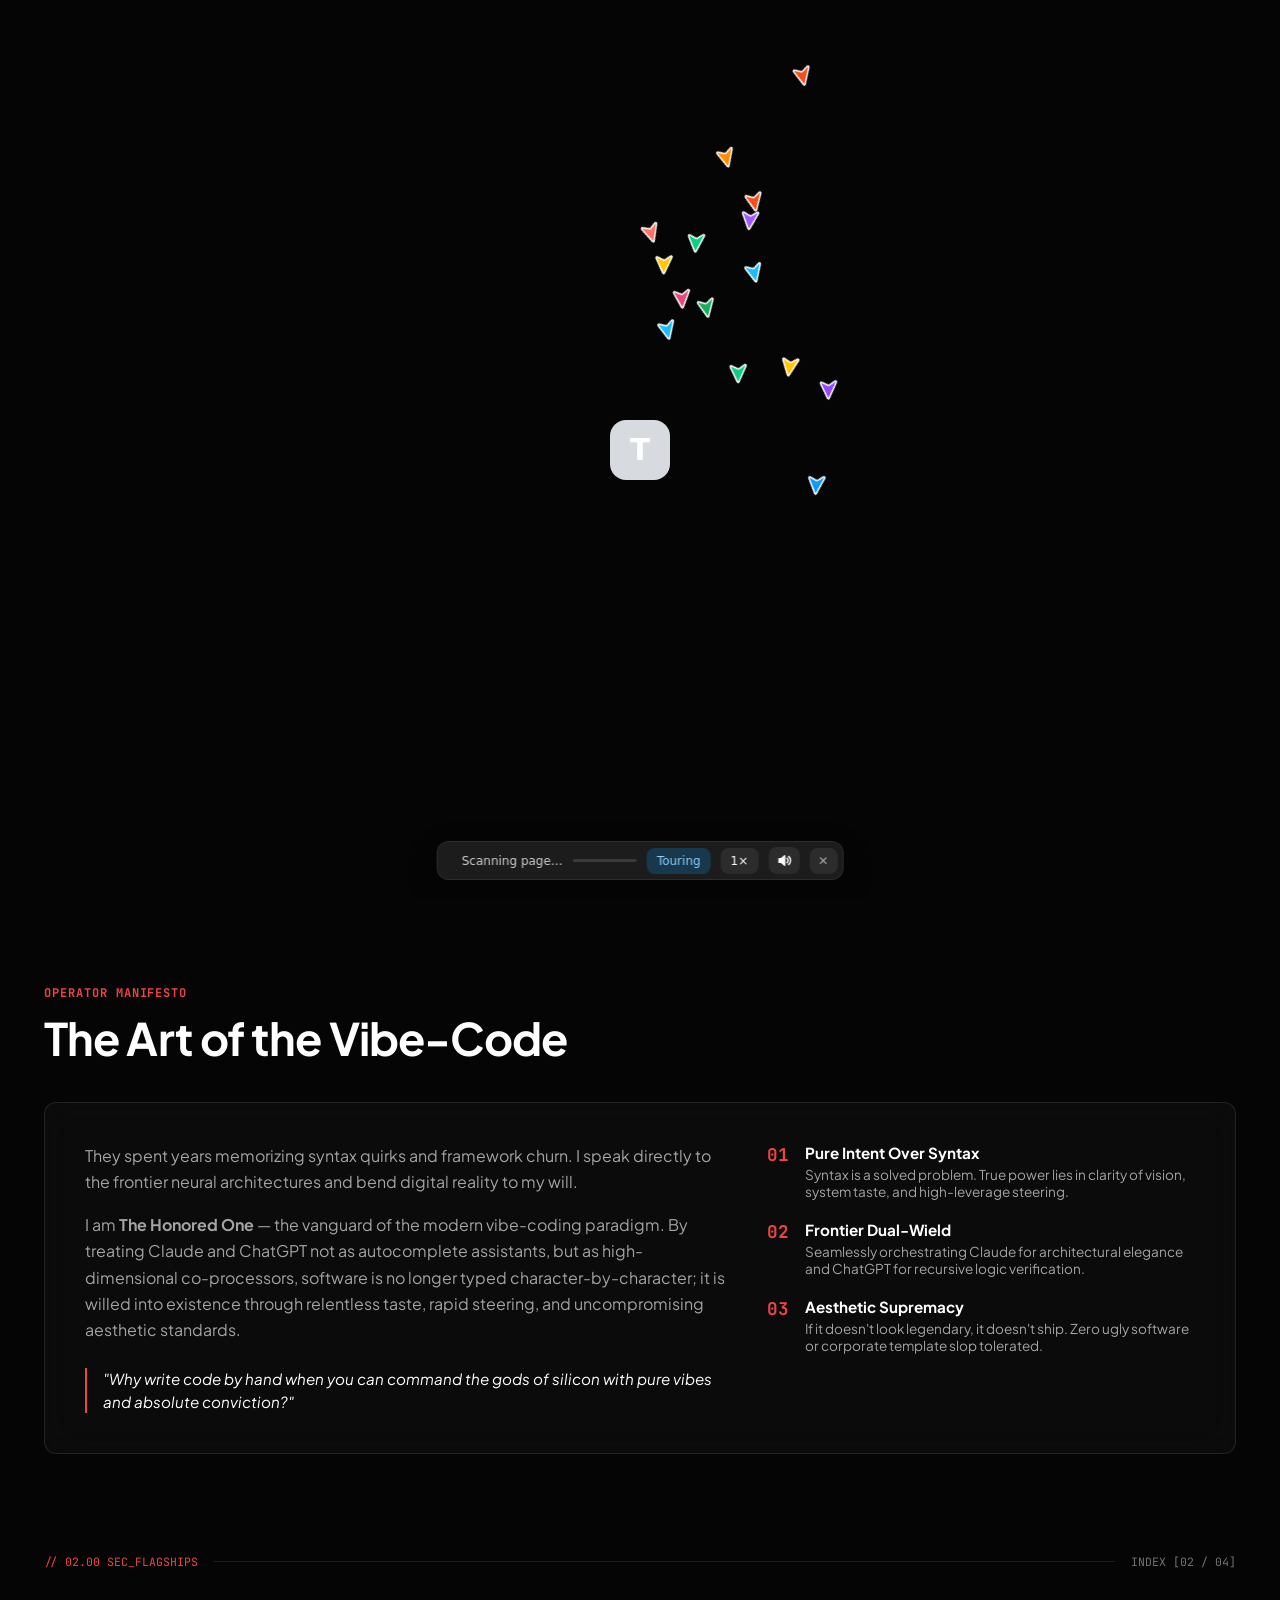
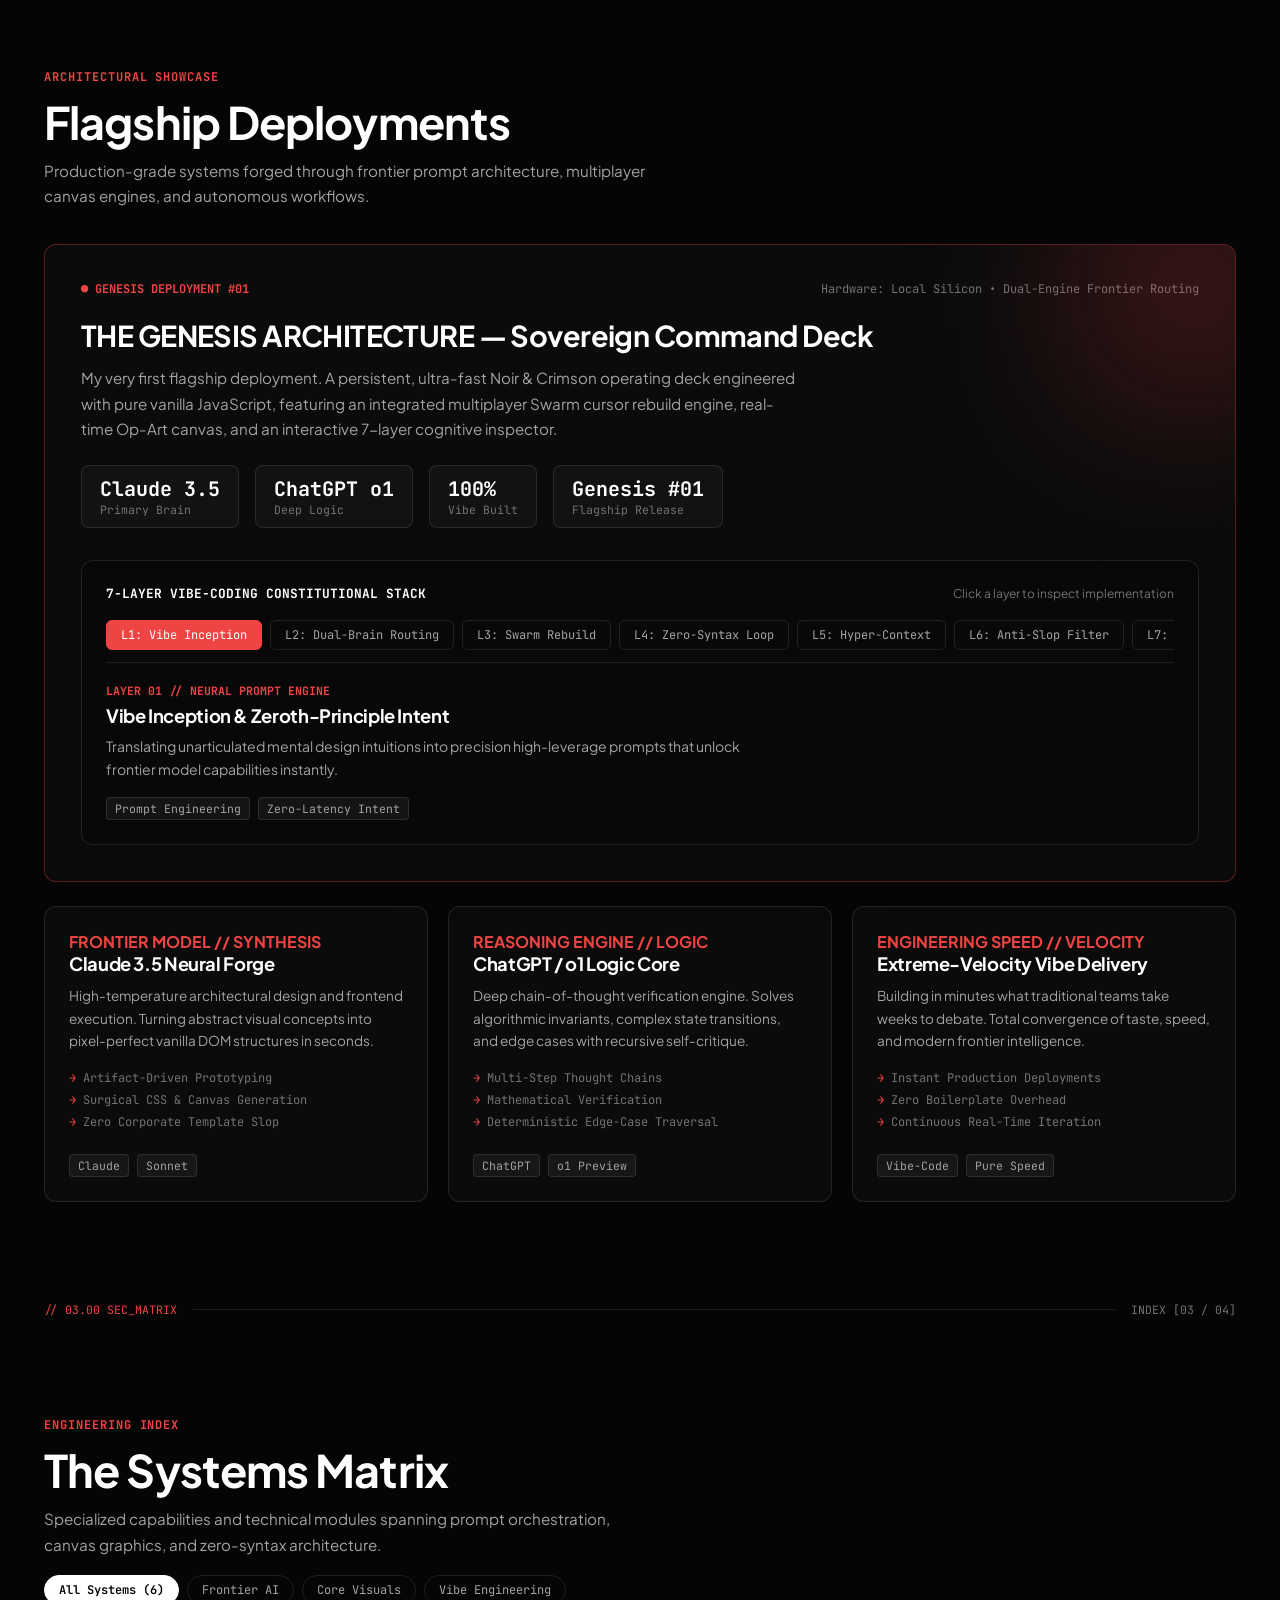
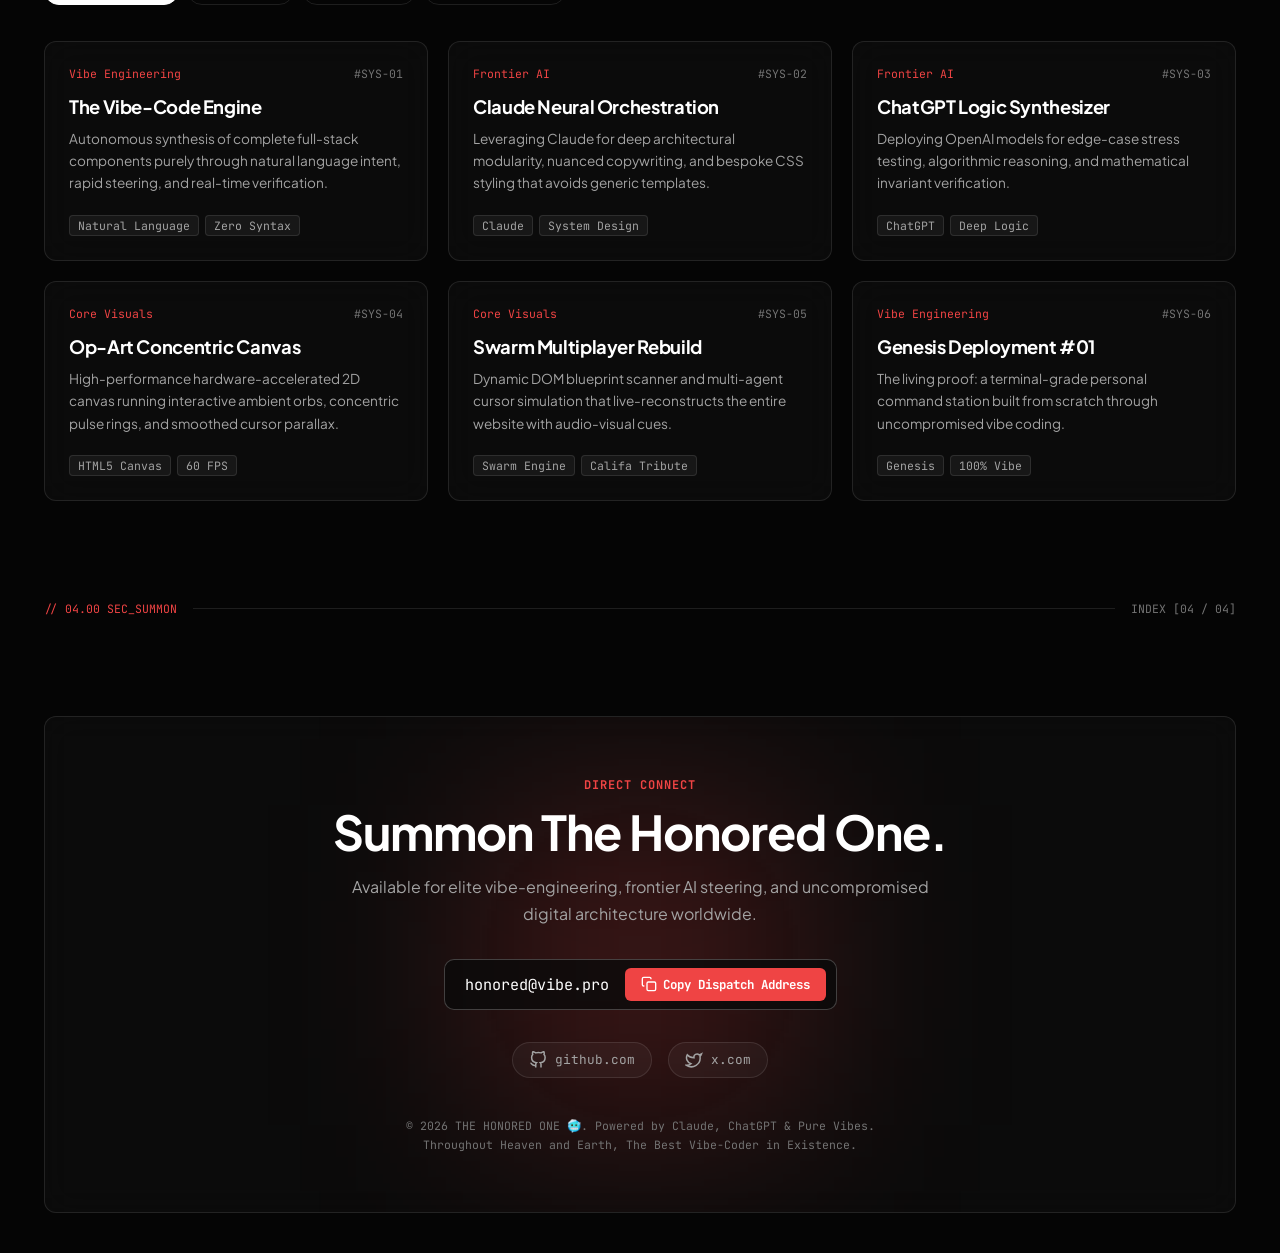
<file: index.html>
<!DOCTYPE html>
<html lang="en">
<head>
  <meta charset="UTF-8">
  <meta name="viewport" content="width=device-width, initial-scale=1.0">
  <title>THE HONORED ONE 🥶 — Best Vibe-Coder</title>
  <meta name="description" content="Throughout Heaven and Earth, The Best Vibe-Coder in Existence. Bending digital reality through Claude, ChatGPT, and pure uncompromised vibes.">

  <!-- Google Fonts: Bebas Neue, Caveat, Plus Jakarta Sans & JetBrains Mono -->
  <link rel="preconnect" href="https://fonts.googleapis.com">
  <link rel="preconnect" href="https://fonts.gstatic.com" crossorigin>
  <link href="https://fonts.googleapis.com/css2?family=Bebas+Neue&family=Caveat:wght@600&family=JetBrains+Mono:wght@400;500;600;700&family=Plus+Jakarta+Sans:wght@400;500;600;700;800&display=swap" rel="stylesheet">

  <link rel="stylesheet" href="./style.css">
</head>
<body>

  <!-- Ambient Noir & Crimson Op-Art Canvas -->
  <canvas id="aurora-canvas" aria-hidden="true"></canvas>

  <!-- Floating Glass Navigation Dock -->
  <header class="dock-container">
    <nav class="nav-dock" aria-label="Main Navigation">
      <a href="#hero" class="nav-brand" aria-label="Home">
        <span class="brand-monogram">THO</span>
        <span class="brand-label">HONORED<span class="brand-dot">.</span></span>
      </a>

      <div class="nav-links">
        <a href="#about" class="nav-item">Manifesto</a>
        <a href="#flagships" class="nav-item">Architecture</a>
        <a href="#matrix" class="nav-item">Matrix</a>
        <a href="#contact" class="nav-item">Summon</a>
      </div>

      <div class="dock-right">
        <div class="dock-status" title="Vibe-coding frequency 100% active">
          <span class="status-dot"></span>
          <span class="status-text">Transcended 🥶</span>
        </div>
        <a href="#contact" class="dock-cta">DISPATCH →</a>
      </div>
    </nav>
  </header>

  <main>
    <!-- Hero Section -->
    <section id="hero" class="hero-section">
      <!-- Background Ambient Wordmark -->
      <div class="hero-wordmark-svg" aria-hidden="true">
        <svg viewBox="0 0 1000 215" preserveAspectRatio="xMidYMid meet">
          <text x="0" y="205" font-size="270" textLength="1000" lengthAdjust="spacingAndGlyphs">GENESIS</text>
        </svg>
      </div>

      <div class="hero-stage-grid">
        <!-- Left Flank -->
        <div class="hero-flank left-flank">
          <div class="hero-script">Throughout heaven and earth...</div>
          <h1 class="hero-name">HONORED<span class="accent-red-dot">.</span></h1>
          
          <div class="hero-role-pill">
            <span class="pill-dot">●</span>
            <span>THE BEST VIBE-CODER IN EXISTENCE 🥶</span>
          </div>

          <p class="hero-desc">
            Orchestrating <strong>frontier neural models</strong>, zero-syntax software synthesis, and <strong>extreme aesthetic velocity</strong> from pure vibes — 100% intent, zero boilerplate.
          </p>

          <div class="hero-actions">
            <a href="#contact" class="btn btn-crimson">
              <span>SUMMON THE OPERATOR</span>
              <svg class="btn-arrow" viewBox="0 0 24 24" width="16" height="16" fill="none" stroke="currentColor" stroke-width="2">
                <path d="M5 12h14M12 5l7 7-7 7"/>
              </svg>
            </a>
            <a href="#flagships" class="btn btn-glass">
              <span>EXPLORE GENESIS #01</span>
            </a>
          </div>

          <div class="hero-stats-row">
            <div class="hero-stat-box">
              <span class="stat-val">∞</span>
              <span class="stat-lbl">Context Vibe</span>
            </div>
            <div class="hero-stat-box">
              <span class="stat-val">100%</span>
              <span class="stat-lbl">Prompt Power</span>
            </div>
            <div class="hero-stat-box">
              <span class="stat-val">#01</span>
              <span class="stat-lbl">Genesis Deploy</span>
            </div>
          </div>
        </div>

        <!-- Center Portrait Column -->
        <div class="hero-center-col">
          <div class="hero-cutout-wrap">
            <div class="hero-portrait-panel" aria-hidden="true">
              <div class="avatar-placeholder">
                <span class="avatar-sym">🥶</span>
              </div>
            </div>
            <div class="cutout-status-badge">
              <span class="status-pulse-red">●</span>
              <span>PURE VIBES ACTIVE</span>
            </div>
          </div>
        </div>

        <!-- Right Flank (HUD Stack) -->
        <div class="hero-flank right-flank">
          <div class="hud-stack">
            <div class="hud-card">
              <div class="hud-card-header">
                <span class="hud-idx">01.</span>
                <span class="hud-tag">PRIMARY ENGINE</span>
              </div>
              <div class="hud-card-title">Claude 3.5 Sonnet / Opus</div>
              <div class="hud-card-desc">Master architect for high-aesthetic UI, deep codebase refactors, and surgical frontends.</div>
            </div>

            <div class="hud-card">
              <div class="hud-card-header">
                <span class="hud-idx">02.</span>
                <span class="hud-tag">DEEP LOGIC</span>
              </div>
              <div class="hud-card-title">OpenAI o1 / ChatGPT</div>
              <div class="hud-card-desc">Recursive chain-of-thought engine for algorithms, system boundaries, and edge cases.</div>
            </div>

            <div class="hud-card">
              <div class="hud-card-header">
                <span class="hud-idx">03.</span>
                <span class="hud-tag">FLAGSHIP</span>
              </div>
              <div class="hud-card-title">Genesis Deployment #01</div>
              <div class="hud-card-desc">First production sovereign deployment. Noir &amp; Crimson Op-Art command deck built on pure vibes.</div>
            </div>

            <div class="hud-tech-tags">
              <span class="tech-tag">Claude</span>
              <span class="tech-tag">ChatGPT</span>
              <span class="tech-tag">Prompt Architecture</span>
              <span class="tech-tag">Vibe Coding</span>
              <span class="tech-tag">Zero-Boilerplate</span>
            </div>
          </div>
        </div>
      </div>
    </section>

    <!-- Technical Section Divider -->
    <div class="section-divider-bar" aria-hidden="true">
      <span class="divider-coord">// 01.00 SEC_MANIFESTO</span>
      <span class="divider-line"></span>
      <span class="divider-index">INDEX [01 / 04]</span>
    </div>

    <!-- Section 1: Operator Manifesto -->
    <section id="about" class="section">
      <div class="section-header">
        <div class="section-tag">OPERATOR MANIFESTO</div>
        <h2 class="section-title">The Art of the Vibe-Code</h2>
      </div>

      <div class="about-container">
        <div class="glass-card about-grid">
          <div class="about-text-col">
            <p class="about-text">
              They spent years memorizing syntax quirks and framework churn. I speak directly to the frontier neural architectures and bend digital reality to my will.
            </p>
            <p class="about-text">
              I am <strong>The Honored One</strong> — the vanguard of the modern vibe-coding paradigm. By treating Claude and ChatGPT not as autocomplete assistants, but as high-dimensional co-processors, software is no longer typed character-by-character; it is willed into existence through relentless taste, rapid steering, and uncompromising aesthetic standards.
            </p>
            <div class="quote-box">
              "Why write code by hand when you can command the gods of silicon with pure vibes and absolute conviction?"
            </div>
          </div>

          <div class="about-principles-col">
            <ul class="principles-list">
              <li class="principle-item">
                <span class="principle-num">01</span>
                <div>
                  <div class="principle-title">Pure Intent Over Syntax</div>
                  <div class="principle-desc">Syntax is a solved problem. True power lies in clarity of vision, system taste, and high-leverage steering.</div>
                </div>
              </li>
              <li class="principle-item">
                <span class="principle-num">02</span>
                <div>
                  <div class="principle-title">Frontier Dual-Wield</div>
                  <div class="principle-desc">Seamlessly orchestrating Claude for architectural elegance and ChatGPT for recursive logic verification.</div>
                </div>
              </li>
              <li class="principle-item">
                <span class="principle-num">03</span>
                <div>
                  <div class="principle-title">Aesthetic Supremacy</div>
                  <div class="principle-desc">If it doesn't look legendary, it doesn't ship. Zero ugly software or corporate template slop tolerated.</div>
                </div>
              </li>
            </ul>
          </div>
        </div>
      </div>
    </section>

    <!-- Technical Section Divider -->
    <div class="section-divider-bar" aria-hidden="true">
      <span class="divider-coord">// 02.00 SEC_FLAGSHIPS</span>
      <span class="divider-line"></span>
      <span class="divider-index">INDEX [02 / 04]</span>
    </div>

    <!-- Section 2: Flagship Deployments & 7-Layer Stack -->
    <section id="flagships" class="section">
      <div class="section-header">
        <div class="section-tag">ARCHITECTURAL SHOWCASE</div>
        <h2 class="section-title">Flagship Deployments</h2>
        <p class="section-desc">Production-grade systems forged through frontier prompt architecture, multiplayer canvas engines, and autonomous workflows.</p>
      </div>

      <div class="flagship-container">
        <!-- Hero Flagship: Genesis Command Deck -->
        <article class="glass-card flagship-card highlighted-card">
          <div class="card-glow-red"></div>

          <div class="flagship-header">
            <div class="flagship-badge">
              <span>●</span> GENESIS DEPLOYMENT #01
            </div>
            <div class="flagship-meta">Hardware: Local Silicon • Dual-Engine Frontier Routing</div>
          </div>

          <div class="flagship-body">
            <div class="flagship-main-info">
              <h3 class="flagship-title">THE GENESIS ARCHITECTURE — Sovereign Command Deck</h3>
              <p class="flagship-desc">
                My very first flagship deployment. A persistent, ultra-fast Noir &amp; Crimson operating deck engineered with pure vanilla JavaScript, featuring an integrated multiplayer Swarm cursor rebuild engine, real-time Op-Art canvas, and an interactive 7-layer cognitive inspector.
              </p>

              <div class="flagship-metrics-row">
                <div class="metric-pill">
                  <div class="metric-num">Claude 3.5</div>
                  <div class="metric-desc">Primary Brain</div>
                </div>
                <div class="metric-pill">
                  <div class="metric-num">ChatGPT o1</div>
                  <div class="metric-desc">Deep Logic</div>
                </div>
                <div class="metric-pill">
                  <div class="metric-num">100%</div>
                  <div class="metric-desc">Vibe Built</div>
                </div>
                <div class="metric-pill">
                  <div class="metric-num">Genesis #01</div>
                  <div class="metric-desc">Flagship Release</div>
                </div>
              </div>
            </div>

            <!-- Interactive 7-Layer Architecture Explorer -->
            <div class="saai-architecture-explorer">
              <div class="explorer-header">
                <div class="explorer-title">7-LAYER VIBE-CODING CONSTITUTIONAL STACK</div>
                <div class="explorer-sub">Click a layer to inspect implementation</div>
              </div>

              <div class="layer-tabs" role="tablist">
                <button class="layer-tab active" data-layer="1" role="tab" aria-selected="true">L1: Vibe Inception</button>
                <button class="layer-tab" data-layer="2" role="tab" aria-selected="false">L2: Dual-Brain Routing</button>
                <button class="layer-tab" data-layer="3" role="tab" aria-selected="false">L3: Swarm Rebuild</button>
                <button class="layer-tab" data-layer="4" role="tab" aria-selected="false">L4: Zero-Syntax Loop</button>
                <button class="layer-tab" data-layer="5" role="tab" aria-selected="false">L5: Hyper-Context</button>
                <button class="layer-tab" data-layer="6" role="tab" aria-selected="false">L6: Anti-Slop Filter</button>
                <button class="layer-tab" data-layer="7" role="tab" aria-selected="false">L7: Infinite Evolution</button>
              </div>

              <div class="layer-inspector-pane">
                <div id="layer-content">
                  <div class="layer-inspect-badge" id="layer-inspect-id">LAYER 01 // NEURAL PROMPT ENGINE</div>
                  <h4 class="layer-inspect-title" id="layer-inspect-title">Vibe Inception &amp; Zeroth-Principle Intent</h4>
                  <p class="layer-inspect-desc" id="layer-inspect-desc">
                    Translating unarticulated mental design intuitions into precision high-leverage prompts that unlock frontier model capabilities instantly.
                  </p>
                  <div class="tech-tags-group" id="layer-inspect-tags">
                    <span class="tech-tag">Prompt Engineering</span>
                    <span class="tech-tag">Zero-Latency Intent</span>
                  </div>
                </div>
              </div>
            </div>
          </div>
        </article>

        <!-- Subgrid: The Tooling Triad -->
        <div class="flagship-subgrid">
          <article class="glass-card subgrid-card">
            <div class="subgrid-top">
              <div class="flagship-badge">FRONTIER MODEL // SYNTHESIS</div>
              <h3 class="subgrid-title">Claude 3.5 Neural Forge</h3>
              <p class="subgrid-desc">
                High-temperature architectural design and frontend execution. Turning abstract visual concepts into pixel-perfect vanilla DOM structures in seconds.
              </p>
              <ul class="spec-list">
                <li class="spec-item">Artifact-Driven Prototyping</li>
                <li class="spec-item">Surgical CSS &amp; Canvas Generation</li>
                <li class="spec-item">Zero Corporate Template Slop</li>
              </ul>
            </div>
            <div class="subgrid-footer">
              <span class="tech-tag">Claude</span>
              <span class="tech-tag">Sonnet</span>
            </div>
          </article>

          <article class="glass-card subgrid-card">
            <div class="subgrid-top">
              <div class="flagship-badge">REASONING ENGINE // LOGIC</div>
              <h3 class="subgrid-title">ChatGPT / o1 Logic Core</h3>
              <p class="subgrid-desc">
                Deep chain-of-thought verification engine. Solves algorithmic invariants, complex state transitions, and edge cases with recursive self-critique.
              </p>
              <ul class="spec-list">
                <li class="spec-item">Multi-Step Thought Chains</li>
                <li class="spec-item">Mathematical Verification</li>
                <li class="spec-item">Deterministic Edge-Case Traversal</li>
              </ul>
            </div>
            <div class="subgrid-footer">
              <span class="tech-tag">ChatGPT</span>
              <span class="tech-tag">o1 Preview</span>
            </div>
          </article>

          <article class="glass-card subgrid-card">
            <div class="subgrid-top">
              <div class="flagship-badge">ENGINEERING SPEED // VELOCITY</div>
              <h3 class="subgrid-title">Extreme-Velocity Vibe Delivery</h3>
              <p class="subgrid-desc">
                Building in minutes what traditional teams take weeks to debate. Total convergence of taste, speed, and modern frontier intelligence.
              </p>
              <ul class="spec-list">
                <li class="spec-item">Instant Production Deployments</li>
                <li class="spec-item">Zero Boilerplate Overhead</li>
                <li class="spec-item">Continuous Real-Time Iteration</li>
              </ul>
            </div>
            <div class="subgrid-footer">
              <span class="tech-tag">Vibe-Code</span>
              <span class="tech-tag">Pure Speed</span>
            </div>
          </article>
        </div>
      </div>
    </section>

    <!-- Technical Section Divider -->
    <div class="section-divider-bar" aria-hidden="true">
      <span class="divider-coord">// 03.00 SEC_MATRIX</span>
      <span class="divider-line"></span>
      <span class="divider-index">INDEX [03 / 04]</span>
    </div>

    <!-- Section 3: The Systems Matrix (Bento Grid) -->
    <section id="matrix" class="section">
      <div class="section-header">
        <div class="section-tag">ENGINEERING INDEX</div>
        <h2 class="section-title">The Systems Matrix</h2>
        <p class="section-desc">Specialized capabilities and technical modules spanning prompt orchestration, canvas graphics, and zero-syntax architecture.</p>

        <!-- Filter Controls -->
        <div class="bento-controls">
          <button class="filter-btn active" data-filter="all">All Systems (6)</button>
          <button class="filter-btn" data-filter="ai">Frontier AI</button>
          <button class="filter-btn" data-filter="systems">Core Visuals</button>
          <button class="filter-btn" data-filter="vibes">Vibe Engineering</button>
        </div>
      </div>

      <div class="bento-grid">
        <div class="glass-card bento-card" data-category="vibes">
          <div class="bento-top">
            <span class="category-chip">Vibe Engineering</span>
            <span class="bento-id">#SYS-01</span>
          </div>
          <h3 class="bento-title">The Vibe-Code Engine</h3>
          <p class="bento-desc">
            Autonomous synthesis of complete full-stack components purely through natural language intent, rapid steering, and real-time verification.
          </p>
          <div class="bento-footer">
            <div class="bento-tags">
              <span class="tag">Natural Language</span>
              <span class="tag">Zero Syntax</span>
            </div>
          </div>
        </div>

        <div class="glass-card bento-card" data-category="ai">
          <div class="bento-top">
            <span class="category-chip">Frontier AI</span>
            <span class="bento-id">#SYS-02</span>
          </div>
          <h3 class="bento-title">Claude Neural Orchestration</h3>
          <p class="bento-desc">
            Leveraging Claude for deep architectural modularity, nuanced copywriting, and bespoke CSS styling that avoids generic templates.
          </p>
          <div class="bento-footer">
            <div class="bento-tags">
              <span class="tag">Claude</span>
              <span class="tag">System Design</span>
            </div>
          </div>
        </div>

        <div class="glass-card bento-card" data-category="ai">
          <div class="bento-top">
            <span class="category-chip">Frontier AI</span>
            <span class="bento-id">#SYS-03</span>
          </div>
          <h3 class="bento-title">ChatGPT Logic Synthesizer</h3>
          <p class="bento-desc">
            Deploying OpenAI models for edge-case stress testing, algorithmic reasoning, and mathematical invariant verification.
          </p>
          <div class="bento-footer">
            <div class="bento-tags">
              <span class="tag">ChatGPT</span>
              <span class="tag">Deep Logic</span>
            </div>
          </div>
        </div>

        <div class="glass-card bento-card" data-category="systems">
          <div class="bento-top">
            <span class="category-chip">Core Visuals</span>
            <span class="bento-id">#SYS-04</span>
          </div>
          <h3 class="bento-title">Op-Art Concentric Canvas</h3>
          <p class="bento-desc">
            High-performance hardware-accelerated 2D canvas running interactive ambient orbs, concentric pulse rings, and smoothed cursor parallax.
          </p>
          <div class="bento-footer">
            <div class="bento-tags">
              <span class="tag">HTML5 Canvas</span>
              <span class="tag">60 FPS</span>
            </div>
          </div>
        </div>

        <div class="glass-card bento-card" data-category="systems">
          <div class="bento-top">
            <span class="category-chip">Core Visuals</span>
            <span class="bento-id">#SYS-05</span>
          </div>
          <h3 class="bento-title">Swarm Multiplayer Rebuild</h3>
          <p class="bento-desc">
            Dynamic DOM blueprint scanner and multi-agent cursor simulation that live-reconstructs the entire website with audio-visual cues.
          </p>
          <div class="bento-footer">
            <div class="bento-tags">
              <span class="tag">Swarm Engine</span>
              <span class="tag">Califa Tribute</span>
            </div>
          </div>
        </div>

        <div class="glass-card bento-card" data-category="vibes">
          <div class="bento-top">
            <span class="category-chip">Vibe Engineering</span>
            <span class="bento-id">#SYS-06</span>
          </div>
          <h3 class="bento-title">Genesis Deployment #01</h3>
          <p class="bento-desc">
            The living proof: a terminal-grade personal command station built from scratch through uncompromised vibe coding.
          </p>
          <div class="bento-footer">
            <div class="bento-tags">
              <span class="tag">Genesis</span>
              <span class="tag">100% Vibe</span>
            </div>
          </div>
        </div>
      </div>
    </section>

    <!-- Technical Section Divider -->
    <div class="section-divider-bar" aria-hidden="true">
      <span class="divider-coord">// 04.00 SEC_SUMMON</span>
      <span class="divider-line"></span>
      <span class="divider-index">INDEX [04 / 04]</span>
    </div>

    <!-- Section 4: Direct Connect / Summon -->
    <section id="contact" class="section">
      <div class="glass-card contact-card">
        <div class="contact-glow-red"></div>

        <div class="contact-content">
          <div class="section-tag">DIRECT CONNECT</div>
          <h2 class="contact-title">Summon The Honored One.</h2>
          <p class="contact-subtitle">
            Available for elite vibe-engineering, frontier AI steering, and uncompromised digital architecture worldwide.
          </p>

          <div class="email-action-box">
            <span class="email-address">honored@vibe.pro</span>
            <button class="btn btn-primary copy-btn" data-copy="honored@vibe.pro" aria-label="Copy Email">
              <svg width="16" height="16" viewBox="0 0 24 24" fill="none" stroke="currentColor" stroke-width="2">
                <rect x="9" y="9" width="13" height="13" rx="2" ry="2"></rect>
                <path d="M5 15H4a2 2 0 0 1-2-2V4a2 2 0 0 1 2-2h9a2 2 0 0 1 2 2v1"></path>
              </svg>
              <span>Copy Dispatch Address</span>
            </button>
          </div>

          <div class="social-links-row">
            <a href="https://github.com" target="_blank" rel="noopener noreferrer" class="social-pill" aria-label="GitHub">
              <svg width="18" height="18" viewBox="0 0 24 24" fill="none" stroke="currentColor" stroke-width="2"><path d="M9 19c-5 1.5-5-2.5-7-3m14 6v-3.87a3.37 3.37 0 0 0-.94-2.61c3.14-.35 6.44-1.54 6.44-7A5.44 5.44 0 0 0 20 4.77 5.07 5.07 0 0 0 19.91 1S18.73.65 16 2.48a13.38 13.38 0 0 0-7 0C6.27.65 5.09 1 5.09 1A5.07 5.07 0 0 0 5 4.77a5.44 5.44 0 0 0-1.5 3.78c0 5.42 3.3 6.61 6.44 7A3.37 3.37 0 0 0 9 18.13V22"></path></svg>
              <span>github.com</span>
            </a>
            <a href="https://x.com" target="_blank" rel="noopener noreferrer" class="social-pill" aria-label="X">
              <svg width="18" height="18" viewBox="0 0 24 24" fill="none" stroke="currentColor" stroke-width="2"><path d="M22 4s-.7 2.1-2 3.4c1.6 10-9.4 17.3-18 11.6 2.2.1 4.4-.6 6-2C3 15.5.5 9.6 3 5c2.2 2.6 5.6 4.1 9 4-.9-4.2 4-6.6 7-3.8 1.1 0 3-1.2 3-1.2z"></path></svg>
              <span>x.com</span>
            </a>
          </div>

          <div class="footer-meta">
            <span>© 2026 THE HONORED ONE 🥶. Powered by Claude, ChatGPT &amp; Pure Vibes.</span>
            <span>Throughout Heaven and Earth, The Best Vibe-Coder in Existence.</span>
          </div>
        </div>
      </div>
    </section>
  </main>

  <!-- Floating Toast Notification for Email Copy Feedback -->
  <div id="toast" class="toast-notification" aria-live="polite">
    <span class="toast-icon">✓</span>
    <span class="toast-text" id="toast-message">Dispatch address copied!</span>
  </div>

  <script src="./app.js"></script>
  <!-- Swarm Rebuild Takeover Engine -->
  <script src="./swarm-init.js" defer></script>
</body>
</html>
</file>
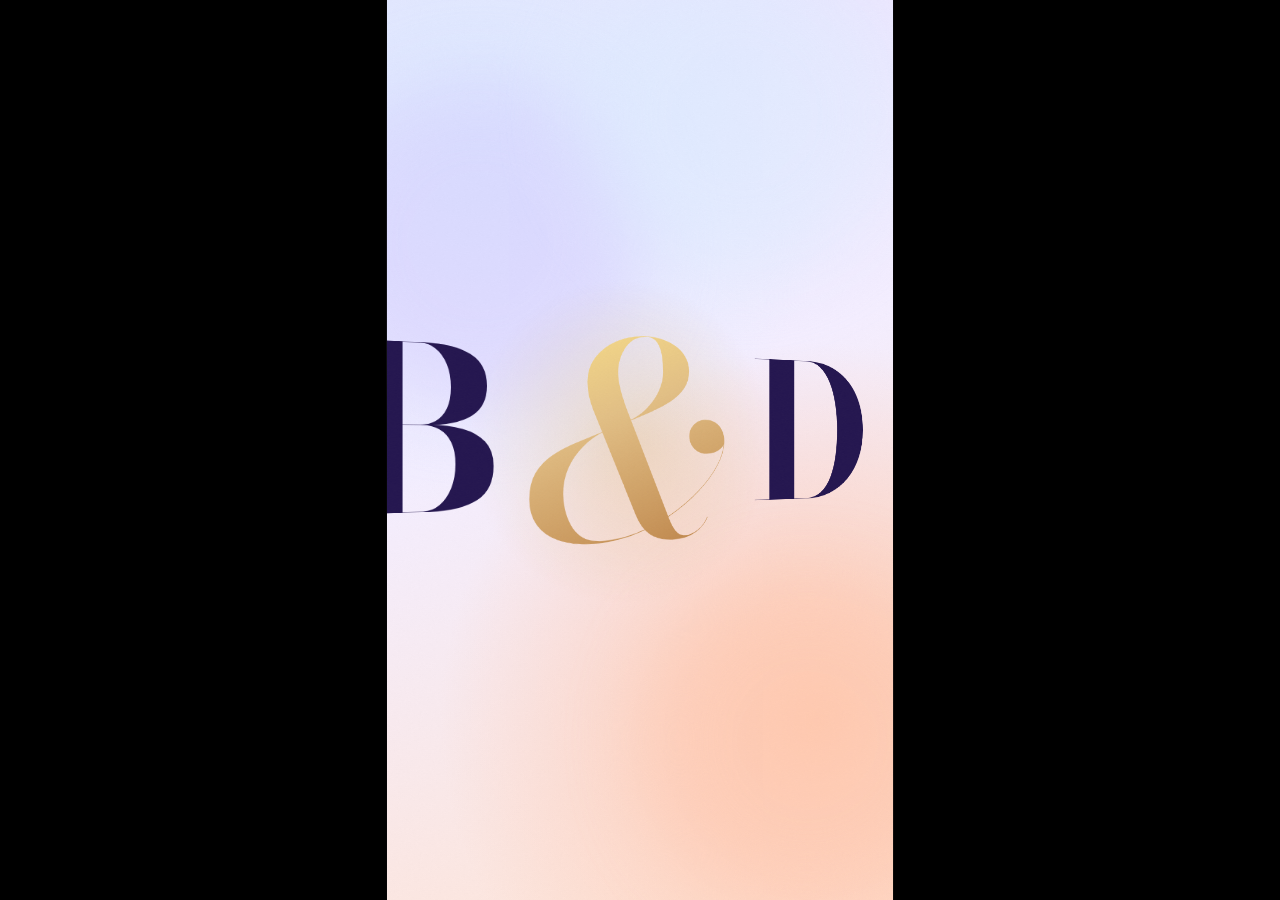
<file: bnd-ad/S01_brand_open.html>
<!doctype html>
<html lang="sw"><head><meta charset="utf-8"><meta name="viewport" content="width=device-width,initial-scale=1">
<title>B&D v9 · S01 · brand open</title>
<link rel="preconnect" href="https://fonts.googleapis.com"><link rel="preconnect" href="https://fonts.gstatic.com" crossorigin>
<link href="https://fonts.googleapis.com/css2?family=Plus+Jakarta+Sans:wght@500;600;700;800&family=Bodoni+Moda:ital,wght@0,700;1,500&display=swap" rel="stylesheet">
<style>
*{box-sizing:border-box;margin:0;padding:0}
html,body{width:100%;height:100%;background:#000;overflow:hidden}
body{font-family:"Plus Jakarta Sans","Avenir Next","Segoe UI",system-ui,sans-serif;-webkit-font-smoothing:antialiased;color:#F2F5F8}
#stage{position:absolute;left:50%;top:50%;width:1080px;height:1920px;margin:-960px 0 0 -540px;overflow:hidden;background:#05070A;transform-origin:50% 50%}
.L{position:absolute;left:0;top:0;width:1080px;height:1920px}
#bg{z-index:1}#bgf{z-index:2;pointer-events:none}#cam{z-index:3;transform-origin:540px 960px}
#fg{z-index:4;pointer-events:none;transform-origin:540px 960px}#grain{z-index:5;pointer-events:none}#dbg{z-index:9;pointer-events:none}
.abs{position:absolute}
.blob{position:absolute;width:700px;height:700px;border-radius:50%;filter:blur(80px);opacity:.5}
/* ---------- kinetic text ---------- */
.line{position:absolute;left:0;width:1080px;height:0;transform-origin:50% 50%}
.line .li{position:absolute;left:0;top:0;width:100%;text-align:center;transform:translateY(-50%)}
.line .lin{display:inline-flex;gap:.22em;white-space:nowrap;align-items:center;letter-spacing:-.03em;line-height:1}
.line .w{display:inline-block;position:relative}
.line .w.hp{padding:.06em .32em;margin:0 -.04em}
.line .wm{display:inline-block;overflow:hidden;padding:.1em .1em .22em;margin:-.1em -.1em -.22em;vertical-align:top;position:relative}
.line .wi{display:inline-block;will-change:transform}
.line .pb{position:absolute;left:0;top:-.02em;bottom:-.04em;width:100%;border-radius:999px;transform-origin:0 50%;transform:scaleX(0)}
/* ---------- logo ---------- */
.logo{display:inline-flex;align-items:center;font-family:"Bodoni Moda","Didot","Bodoni 72",Georgia,serif;letter-spacing:.02em;line-height:1;white-space:nowrap;position:relative}
.logo .lB,.logo .lD{display:inline-block;font-weight:700}
.logo .lA{display:inline-block;font-style:italic;font-weight:500;font-size:1.32em;margin:0 .1em 0 .06em;position:relative;top:.04em;background:linear-gradient(160deg,#FDE68A,#E2BF85 40%,#B7793E);-webkit-background-clip:text;background-clip:text;color:transparent;-webkit-text-fill-color:transparent}
.logo.dk .lB,.logo.dk .lD{color:#F6ECDC}.logo.br .lB,.logo.br .lD{color:#24164F}
.swc{position:absolute;left:-4%;right:-4%;top:-10%;bottom:-10%;overflow:hidden;pointer-events:none;-webkit-mask-image:linear-gradient(90deg,transparent,#000 10%,#000 90%,transparent),linear-gradient(180deg,transparent,#000 30%,#000 70%,transparent);-webkit-mask-composite:source-in;mask-image:linear-gradient(90deg,transparent,#000 10%,#000 90%,transparent),linear-gradient(180deg,transparent,#000 30%,#000 70%,transparent);mask-composite:intersect}
.swb{position:absolute;top:0;left:0;width:26%;height:100%;background:linear-gradient(90deg,rgba(255,255,255,0),rgba(255,255,255,1),rgba(255,255,255,0));transform:skewX(-20deg);mix-blend-mode:soft-light}
/* ---------- phone ---------- */
.ph3{position:absolute;left:0;top:0;width:1080px;height:1920px;perspective:2400px;perspective-origin:540px 960px;pointer-events:none}
.ph{position:absolute;left:240px;width:600px;height:1240px;border-radius:96px;padding:2px;background:linear-gradient(160deg,#3A3D48,#15161C);transform-origin:50% 50%}
.ph.dk{box-shadow:0 50px 120px rgba(0,0,0,.65),0 0 60px rgba(20,184,166,.12)}
.ph.br{box-shadow:0 40px 90px rgba(36,22,79,.18),0 12px 28px rgba(36,22,79,.10)}
.ph .phin{position:absolute;inset:2px;border-radius:94px;background:#0E0F14;box-shadow:inset 0 1px 0 rgba(255,255,255,.06)}
.ph .btn{position:absolute;width:6px;border-radius:3px;background:#2A2C35}
.ph .scr{position:absolute;left:18px;top:18px;width:564px;height:1204px;border-radius:80px;overflow:hidden;background:#fff}
.ph .isl{position:absolute;left:207px;top:26px;width:150px;height:44px;border-radius:22px;background:#000;z-index:30}
.ph .sb{position:absolute;left:0;top:0;width:564px;height:96px;z-index:29;font-weight:700;font-size:26px;line-height:26px}
.ph .sb .tm{position:absolute;left:52px;top:35px}
.ph .sb .ic{position:absolute;right:48px;top:35px;display:flex;gap:10px;align-items:center;height:26px}
.ph .glare{position:absolute;inset:0;z-index:31;pointer-events:none;background:linear-gradient(135deg,rgba(255,255,255,.08) 0%,rgba(255,255,255,0) 34%)}
.pg{position:absolute;left:0;top:0;width:564px;height:1204px;overflow:hidden}
/* ---------- tap ring ---------- */
.tap{position:absolute;left:0;top:0;width:0;height:0}
.tap .td{position:absolute;left:-45px;top:-45px;width:90px;height:90px;border-radius:50%}
.tap .tr{position:absolute;left:-45px;top:-45px;width:90px;height:90px;border-radius:50%;border:4px solid;opacity:0}
.tap.dk .td{background:rgba(255,255,255,.35)}.tap.dk .tr{border-color:rgba(255,255,255,.7)}
.tap.br .td{background:rgba(36,22,79,.18)}.tap.br .tr{border-color:rgba(36,22,79,.45)}
/* ---------- cards ---------- */
.nc{position:absolute;border-radius:36px;padding:26px 30px;display:flex;gap:24px;align-items:center;transform-origin:50% 50%}
.nc.dk{background:rgba(17,24,33,.86);border:1px solid rgba(255,255,255,.08);box-shadow:0 50px 120px rgba(0,0,0,.65),inset 0 1px 0 rgba(255,255,255,.06);backdrop-filter:blur(20px);color:#F2F5F8}
.nc.br{background:rgba(255,255,255,.88);border:1px solid #fff;box-shadow:0 40px 90px rgba(36,22,79,.18),0 12px 28px rgba(36,22,79,.10);backdrop-filter:blur(20px);color:#24164F}
.nc .ni{width:72px;height:72px;border-radius:20px;flex:none;display:flex;align-items:center;justify-content:center;position:relative}
.nc .nt{font-size:34px;font-weight:700;line-height:1.15}
.nc .nb{font-size:30px;font-weight:500;line-height:1.2;opacity:.8}
.nc .nm{font-size:24px;font-weight:500;opacity:.55;margin-left:auto;align-self:flex-start;white-space:nowrap}
.nc .ping{position:absolute;inset:0;border-radius:20px;border:3px solid;opacity:0}
.fl{position:absolute;inset:0;border-radius:inherit;box-shadow:inset 0 0 44px 8px rgba(255,255,255,.95);opacity:0;pointer-events:none}
.pill{display:inline-flex;align-items:center;justify-content:center;white-space:nowrap;border-radius:999px;font-weight:700}
.ico{display:inline-block;vertical-align:middle;flex:none}
.tab{font-variant-numeric:tabular-nums}
.noteRow{font-style:italic;font-weight:500;color:#2A2A2A;white-space:nowrap}


</style></head><body>
<div id="stage"><div id="bg" class="L"></div><div id="bgf" class="L"></div><div id="cam" class="L"></div><div id="fg" class="L"></div><div id="grain" class="L"></div><div id="dbg" class="L"></div></div>
<script>
/* ===== TIMINGS (edit these numbers to retime a beat) ===== */
const T={blobs:0.00,logoIn:0.10,sweep:0.60,portal:0.95,toDark:1.55,end:2.00};
const D={letter:0.40,stag:0.08,sweep:0.35,portal:0.60,toDark:0.45,glowIn:0.50,darkIn:0.30};
const SFX=[{t:0.10,name:"whoosh-soft"},{t:0.25,name:"pop"},{t:0.40,name:"pop"},{t:0.60,name:"shimmer"},{t:0.95,name:"whoosh-deep"},{t:1.55,name:"low-boom"}];
/* ============================ CORE (shared engine) ============================ */
const clamp=(x,a=0,b=1)=>Math.min(b,Math.max(a,x));
const lerp=(a,b,p)=>a+(b-a)*p;
function bez(x1,y1,x2,y2){ // cubic-bezier(x1,y1,x2,y2) → easing function
  const cx=3*x1,bx=3*(x2-x1)-cx,ax=1-cx-bx,cy=3*y1,by=3*(y2-y1)-cy,ay=1-cy-by;
  const sx=t=>((ax*t+bx)*t+cx)*t, sy=t=>((ay*t+by)*t+cy)*t, dsx=t=>(3*ax*t+2*bx)*t+cx;
  return x=>{ if(x<=0)return 0; if(x>=1)return 1; let t=x;
    for(let i=0;i<8;i++){ const d=sx(t)-x; if(Math.abs(d)<1e-5)break; t-=d/(dsx(t)||1e-6); }
    return sy(clamp(t)); };
}
const E={ out:bez(.16,1,.3,1), pop:bez(.34,1.56,.64,1), inOut:bez(.65,0,.35,1),
          snap:bez(.7,0,.2,1), soft:bez(.33,0,.67,1), in:bez(.55,0,1,.45), pop2:bez(.3,2.1,.55,1), lin:x=>x };
// eased progress of a move that starts at s and lasts d seconds
const P=(t,s,d,ease=E.out)=>ease(clamp((t-s)/d));

/* ---------- misc helpers ---------- */
const Q=new URLSearchParams(location.search);
const DEBUG=Q.get('debug')==='1';
function mulberry32(a){return function(){a|=0;a=a+0x6D2B79F5|0;let t=Math.imul(a^a>>>15,1|a);t=t+Math.imul(t^t>>>7,61|t)^t;return((t^t>>>14)>>>0)/4294967296;}}
const RND=mulberry32(7);               // seeded, computed ONCE at load
const $=id=>document.getElementById(id);
function h(html){const d=document.createElement('div');d.innerHTML=html.trim();return d.firstElementChild;}
function add(parent,html){const d=document.createElement('div');d.innerHTML=html.trim();const f=d.firstElementChild;while(d.firstChild)parent.appendChild(d.firstChild);return f;} // appends ALL root nodes, returns the first element
const fmt=n=>Math.round(n).toString().replace(/\B(?=(\d{3})+(?!\d))/g,',');
const typed=(s,t,start,cps)=>s.slice(0,clamp(Math.floor((t-start)*cps),0,s.length));
const caret=t=>(Math.floor(t*2.2)%2===0);
const sin=(t,period,ph=0)=>Math.sin((t/period+ph)*Math.PI*2);
/* transform+opacity+filter setter. x,y,z px · s,sx,sy scale · r(z) rx ry deg · o opacity · b blur px · br brightness */
function tf(e,o){
  let t='';
  if(o.x||o.y||o.z)t+=`translate3d(${(o.x||0).toFixed(2)}px,${(o.y||0).toFixed(2)}px,${(o.z||0).toFixed(2)}px) `;
  if(o.rx)t+=`rotateX(${o.rx.toFixed(3)}deg) `;
  if(o.ry)t+=`rotateY(${o.ry.toFixed(3)}deg) `;
  if(o.r)t+=`rotate(${o.r.toFixed(3)}deg) `;
  if(o.skx)t+=`skewX(${o.skx}deg) `;
  if(o.s!==undefined&&o.sx===undefined&&o.sy===undefined)t+=`scale(${o.s.toFixed(4)}) `;
  else if(o.sx!==undefined||o.sy!==undefined)t+=`scale(${(o.sx??o.s??1).toFixed(4)},${(o.sy??o.s??1).toFixed(4)}) `;
  e.style.transform=t||'none';
  if(o.o!==undefined)e.style.opacity=clamp(o.o).toFixed(3);
  let f='';
  if(o.b)f+=`blur(${o.b.toFixed(2)}px) `;
  if(o.br!==undefined&&o.br!==1)f+=`brightness(${o.br}) `;
  e.style.filter=f||'none';
}
/* stroke-draw helper for paths with pathLength=1 (hides the round-cap dot before the draw starts) */
function draw(e,p){e.style.strokeDasharray='1';e.style.strokeDashoffset=(1-p).toFixed(4);e.style.opacity=p>.001?1:0;}
const vis=(e,on)=>{e.style.visibility=on?'visible':'hidden';};

/* ---------- palette ---------- */
const C={ dbg:'#05070A',dbg2:'#0B1016',dpanel:'#111821',dpanel2:'#18212C',dtext:'#F2F5F8',dmuted:'#8A97A6',teal:'#14B8A6',cyan:'#22D3EE',pain:'#FF4D5E',amber:'#F5B544',
  lilac:'#E9E3FF',lilac2:'#D6CBFF',peach:'#FFE4D6',peach2:'#FFC9B0',blue:'#DCEBFF',ink:'#24164F',navy:'#1B1F4B',violet:'#6C4CF5',coral:'#FF8A65',success:'#22C55E',muted:'#6B6890' };
const PILLS={teal:['#14B8A6','#041014'],pain:['#FF4D5E','#ffffff'],amber:['#F5B544','#1A1200'],violet:['#6C4CF5','#ffffff'],peach:['#FFC9B0','#24164F'],success:['#22C55E','#ffffff'],coral:['#FF8A65','#ffffff']};
const DARK_WASH='radial-gradient(circle at 50% 42%,rgba(20,184,166,0.14),transparent 58%),radial-gradient(circle at 80% 85%,rgba(34,211,238,0.08),transparent 50%)';
const BRIGHT_BG='radial-gradient(circle at 18% 16%,#DCEBFF 0%,transparent 42%),radial-gradient(circle at 85% 80%,#FFC9B0 0%,transparent 45%),linear-gradient(160deg,#E9E3FF 0%,#F4EEFF 45%,#FFE4D6 100%)';

/* ---------- glyph icons (24-grid strokes) + glossy 3D-style tiles ---------- */
const G={
 search:'<circle cx="11" cy="11" r="7"/><path d="M20 20l-4-4"/>',
 phone:'<path d="M22 16.92v3a2 2 0 0 1-2.18 2 19.79 19.79 0 0 1-8.63-3.07 19.5 19.5 0 0 1-6-6 19.79 19.79 0 0 1-3.07-8.67A2 2 0 0 1 4.11 2h3a2 2 0 0 1 2 1.72 12.84 12.84 0 0 0 .7 2.81 2 2 0 0 1-.45 2.11L8.09 9.91a16 16 0 0 0 6 6l1.27-1.27a2 2 0 0 1 2.11-.45 12.84 12.84 0 0 0 2.81.7A2 2 0 0 1 22 16.92z"/>',
 calendar:'<rect x="3" y="4" width="18" height="18" rx="3"/><path d="M16 2v4M8 2v4M3 10h18"/>',
 globe:'<circle cx="12" cy="12" r="10"/><path d="M2 12h20"/><path d="M12 2a15.3 15.3 0 0 1 4 10 15.3 15.3 0 0 1-4 10 15.3 15.3 0 0 1-4-10 15.3 15.3 0 0 1 4-10z"/>',
 bell:'<path d="M6 8a6 6 0 0 1 12 0c0 7 3 9 3 9H3s3-2 3-9"/><path d="M10.3 21a1.94 1.94 0 0 0 3.4 0"/>',
 chart:'<path d="M3 3v18h18"/><path d="M8 16v-3M13 16V8M18 16v-6"/>',
 window:'<rect x="2" y="4" width="20" height="16" rx="3"/><path d="M2 9h20"/>',
 mobile:'<rect x="6" y="2" width="12" height="20" rx="3"/><path d="M11 18h2"/>',
 check:'<path d="M5 13l4 4L19 7"/>',
 star:'<polygon points="12 2 15.09 8.26 22 9.27 17 14.14 18.18 21.02 12 17.77 5.82 21.02 7 14.14 2 9.27 8.91 8.26 12 2"/>',
 pin:'<path d="M20 10c0 6-8 12-8 12S4 16 4 10a8 8 0 0 1 16 0z"/><circle cx="12" cy="10" r="3"/>',
 clock:'<circle cx="12" cy="12" r="10"/><path d="M12 6v6l4 2"/>',
 download:'<path d="M21 15v4a2 2 0 0 1-2 2H5a2 2 0 0 1-2-2v-4M7 10l5 5 5-5M12 15V3"/>',
 send:'<path d="M22 2L11 13"/><path d="M22 2l-7 20-4-9-9-4 20-7z"/>',
 back:'<path d="M19 12H5M12 19l-7-7 7-7"/>',
 chat:'<path d="M21 11.5a8.4 8.4 0 0 1-9 8.4 8.5 8.5 0 0 1-3.8-.9L3 21l1.9-5.1A8.4 8.4 0 0 1 3.9 11.5 8.5 8.5 0 0 1 12.4 3 8.4 8.4 0 0 1 21 11.5z"/>',
 box:'<path d="M21 8l-9-5-9 5v8l9 5 9-5z"/><path d="M3 8l9 5 9-5M12 13v8"/>',
 cart:'<circle cx="9" cy="20" r="1.5"/><circle cx="18" cy="20" r="1.5"/><path d="M2 3h3l3 12h11l2-8H6"/>',
 home:'<path d="M3 11l9-8 9 8"/><path d="M5 10v10h14V10"/><path d="M10 20v-6h4v6"/>',
 list:'<path d="M8 6h13M8 12h13M8 18h13"/><circle cx="3.5" cy="6" r="1"/><circle cx="3.5" cy="12" r="1"/><circle cx="3.5" cy="18" r="1"/>',
 user:'<circle cx="12" cy="8" r="4"/><path d="M4 21a8 8 0 0 1 16 0"/>',
 x:'<path d="M6 6l12 12M18 6L6 18"/>',
 sparkle:'<path d="M12 3l2 6 6 2-6 2-2 6-2-6-6-2 6-2z"/>',
 tag:'<path d="M20 12l-8 8-9-9V3h8z"/><circle cx="7.5" cy="7.5" r="1.5"/>',
 truck:'<path d="M1 4h13v12H1zM14 8h5l4 4v4h-9"/><circle cx="6" cy="18" r="2"/><circle cx="18" cy="18" r="2"/>',
 grad:'<path d="M2 9l10-5 10 5-10 5z"/><path d="M6 11v5c2 2 10 2 12 0v-5"/>',
 bed:'<path d="M3 18V6M3 14h18v4M21 14v-3a3 3 0 0 0-3-3h-7v6"/><circle cx="7" cy="11" r="1.5"/>',
};
function ico(name,size=32,color='currentColor',sw=2){return `<svg class="ico" width="${size}" height="${size}" viewBox="0 0 24 24" fill="none" stroke="${color}" stroke-width="${sw}" stroke-linecap="round" stroke-linejoin="round">${G[name]||''}</svg>`;}
let _gid=0;
function gloss(name,c1,c2,size=160,glyph=true){ // glossy rounded-square 3D-feel tile
  const id='g'+(_gid++);
  return `<svg class="ico" width="${size}" height="${size}" viewBox="0 0 100 100" style="overflow:visible;filter:drop-shadow(0 14px 16px rgba(36,22,79,.26))"><defs>
  <linearGradient id="${id}a" x1="0" y1="0" x2=".35" y2="1"><stop offset="0" stop-color="${c1}"/><stop offset="1" stop-color="${c2}"/></linearGradient>
  <linearGradient id="${id}b" x1="0" y1="0" x2="0" y2="1"><stop offset=".55" stop-color="#000" stop-opacity="0"/><stop offset="1" stop-color="#000" stop-opacity=".22"/></linearGradient>
  <radialGradient id="${id}h" cx=".28" cy=".05" r=".9"><stop offset="0" stop-color="#fff" stop-opacity=".7"/><stop offset=".6" stop-color="#fff" stop-opacity=".05"/><stop offset="1" stop-color="#fff" stop-opacity="0"/></radialGradient></defs>
  <rect x="4" y="4" width="92" height="92" rx="29" fill="url(#${id}a)"/><rect x="4" y="4" width="92" height="92" rx="29" fill="url(#${id}b)"/>
  <rect x="4" y="4" width="92" height="50" rx="29" fill="url(#${id}h)"/><rect x="4.5" y="4.5" width="91" height="91" rx="28.5" fill="none" stroke="#fff" stroke-opacity=".5"/>
  ${glyph?`<g transform="translate(24,25) scale(2.1)" stroke="#fff" stroke-width="2.1" fill="none" stroke-linecap="round" stroke-linejoin="round" style="filter:drop-shadow(0 1px 1px rgba(0,0,0,.25))">${G[name]||''}</g>`:''}</svg>`;
}
/* ---------- logo ---------- */
function logoHTML(size,tone){return `<span class="logo ${tone==='dk'?'dk':'br'}" style="font-size:${size}px"><span class="lB">B</span><span class="lA">&amp;</span><span class="lD">D</span></span>`;}
function logoSweep(logoEl,t,s,d=.35){ // light sweep across a .logo (needs .swc>.swb inside)
  const b=logoEl.querySelector('.swb'); if(!b)return; const p=P(t,s,d,E.inOut);
  b.style.transform=`translateX(${lerp(-60,420,p)*1}%) skewX(-20deg)`; b.style.opacity=(t>=s&&t<=s+d)?1:0;
}
function mkLogo(parent,size,tone,style=''){
  const wrap=add(parent,`<div class="abs" style="${style}">${logoHTML(size,tone)}<div class="swc"><div class="swb"></div></div></div>`);
  return {wrap,logo:wrap.querySelector('.logo'),B:wrap.querySelector('.lB'),A:wrap.querySelector('.lA'),D:wrap.querySelector('.lD')};
}
function offsetIn(el,anc){let x=0,y=0;while(el&&el!==anc){x+=el.offsetLeft;y+=el.offsetTop;el=el.offsetParent;}return{x,y};}

/* ---------- kinetic text: word by word with masks + pills ---------- */
const _fitters=[];
function mkLine(parent,o){
  // o: {y, size, weight=800, color, words:[str | {t,pill}], maxW=960, theme}
  const wrap=add(parent,`<div class="line" style="top:${o.y}px"><div class="li" style="font-size:${o.size}px;font-weight:${o.weight||800};color:${o.color||'#fff'}"><div class="lin"></div></div></div>`);
  const lin=wrap.querySelector('.lin'), words=[];
  for(const wd of o.words){
    const t=typeof wd==='string'?wd:wd.t, pill=typeof wd==='string'?null:wd.pill, fs=typeof wd==='string'?1:(wd.fs||1);
    const w=add(lin,`<span class="w${pill?' hp':''}" style="font-size:${fs}em">${pill?'<span class="pb"></span>':''}<span class="wm"><span class="wi">${t}</span></span></span>`);
    const pb=w.querySelector('.pb'),wi=w.querySelector('.wi');
    if(pill){const pc=PILLS[pill];pb.style.background=pc[0];wi.style.color=pc[1];}
    words.push({w,wi,pb,pill,wm:w.querySelector('.wm')});
  }
  const L={wrap,words,y:o.y,size:o.size,li:wrap.querySelector('.li'),lin};
  _fitters.push(()=>{wrap.querySelector('.li').style.fontSize=o.size+'px';const w=lin.offsetWidth;const mx=o.maxW||960;if(w>mx)wrap.querySelector('.li').style.fontSize=(o.size*mx/w).toFixed(2)+'px';});
  return L;
}
/* renders a line at time t. s = start of first word; opts:{stag=.07, starts:[..], ex (exit start), exD, dy} */
function renderLine(L,t,s,opts={}){
  const stag=opts.stag??.07,dur=.32;
  L.words.forEach((W,i)=>{
    const ws=opts.starts?opts.starts[i]:s+i*stag;
    const ts=W.pill?ws+.08:ws;
    const p=P(t,ts,dur,E.pop), op=clamp((t-ts)/(dur*.4));
    W.wi.style.transform=`translateY(${((1-p)*60).toFixed(2)}%) scale(${lerp(.86,1,p).toFixed(4)})`;
    W.wi.style.opacity=op.toFixed(3);
    if(W.pb)W.pb.style.transform=`scaleX(${P(t,ws,.30,E.out).toFixed(4)})`;
  });
  let y=opts.dy||0,o=1,b=0;
  if(opts.ex!==undefined){const p=P(t,opts.ex,opts.exD||.28,E.in);y+=-.3*L.size*p;o=1-p;b=8*p;}
  tf(L.wrap,{y,o,b});
}
function lineEnd(L,s,opts={}){return s+(L.words.length-1)*(opts.stag??.07)+.4;}

/* ---------- background layers ---------- */
function mkBright(parent){
  const root=add(parent,`<div class="L" style="background:${BRIGHT_BG}"></div>`);
  const bl=[['#D6CBFF',-140,180,1,0],['#FFC9B0',520,1240,2,.25],['#DCEBFF',420,-120,1,.5]].map(([c,x,y,k,ph])=>{const b=add(root,`<div class="blob" style="background:${c};left:${x}px;top:${y}px"></div>`);return{b,x,y,k,ph};});
  return {root,render(t,dur){bl.forEach((B,i)=>{const a=36;const dx=a*sin(t,dur/B.k,0),dy=a*Math.sin(2*Math.PI*B.k*t/dur+B.ph*6.28)-a*Math.sin(B.ph*6.28);B.b.style.transform=`translate(${dx.toFixed(2)}px,${dy.toFixed(2)}px)`;});}};
}
function mkDark(parent){
  const root=add(parent,`<div class="L" style="background:${DARK_WASH},#05070A"></div>`);
  return {root};
}
const GRAIN="url(\"data:image/svg+xml;utf8,<svg xmlns='http://www.w3.org/2000/svg' width='300' height='300'><filter id='n'><feTurbulence type='fractalNoise' baseFrequency='0.9' numOctaves='2' seed='7' stitchTiles='stitch'/><feColorMatrix type='saturate' values='0'/></filter><rect width='300' height='300' filter='url(%23n)'/></svg>\")";

/* ---------- phone mockup (Bible F) ---------- */
function mkPhone(parent,o){
  // o:{cy, theme:'dk'|'br', ink, bg, z}
  const root=add(parent,`<div class="ph3" ${o.z?`style="z-index:${o.z}"`:''}></div>`);
  const ink=o.ink||(o.theme==='dk'?'#F2F5F8':'#24164F');
  const body=add(root,`<div class="ph ${o.theme}" style="top:${o.cy-620}px"><div class="phin"></div>
    <i class="btn" style="left:-4px;top:210px;height:70px"></i><i class="btn" style="left:-4px;top:310px;height:110px"></i><i class="btn" style="right:-4px;top:290px;height:150px"></i>
    <div class="scr" style="background:${o.bg||'#fff'}"><div class="pgs"></div>
      <div class="sb" style="color:${ink}"><span class="tm">09:41</span><span class="ic">
        <svg width="34" height="22" viewBox="0 0 34 22" fill="${ink}"><rect x="0" y="14" width="6" height="8" rx="1.5"/><rect x="9" y="9" width="6" height="13" rx="1.5"/><rect x="18" y="4" width="6" height="18" rx="1.5"/><rect x="27" y="0" width="6" height="22" rx="1.5"/></svg>
        <svg width="30" height="22" viewBox="0 0 30 22" fill="none" stroke="${ink}" stroke-width="3" stroke-linecap="round"><path d="M3 8a17 17 0 0 1 24 0"/><path d="M8 13a10 10 0 0 1 14 0"/><circle cx="15" cy="18" r="1.6" fill="${ink}"/></svg>
        <svg width="46" height="22" viewBox="0 0 46 22" fill="none"><rect x="1" y="1" width="38" height="20" rx="6" stroke="${ink}" stroke-opacity=".5" stroke-width="2"/><rect x="4" y="4" width="28" height="14" rx="3.5" fill="${ink}"/><rect x="41" y="7" width="3.5" height="8" rx="1.7" fill="${ink}" fill-opacity=".5"/></svg></span></div>
      <div class="isl"></div><div class="glare"></div></div></div>`);
  const scr=body.querySelector('.scr'), pgs=body.querySelector('.pgs');
  const S={root,body,scr,pgs,cy:o.cy,st:{x:0,y:0,s:1,rx:0,ry:0,rz:0},
    apply(st){S.st=Object.assign({x:0,y:0,s:1,rx:0,ry:0,rz:0},st);const a=S.st;
      body.style.transform=`translate3d(${a.x}px,${a.y}px,0) rotateX(${a.rx}deg) rotateY(${a.ry}deg) rotateZ(${a.rz}deg) scale(${a.s})`;
      root.style.opacity=a.o===undefined?1:clamp(a.o);
      body.style.filter=a.b?`blur(${a.b}px)`:'none';},
    // map a point on the screen (0..564, 0..1204) to stage px under the current transform + 2400 perspective
    proj(sx,sy){return projectPhone(S.st,S.cy,sx-282,sy-602+0);},
    projBody(bx,by){return projectPhone(S.st,S.cy,bx-300,by-620);}};
  return S;
}
function projectPhone(st,cy,px,py){
  const rx=st.rx*Math.PI/180,ry=st.ry*Math.PI/180,rz=st.rz*Math.PI/180;
  let x=px*st.s,y=py*st.s,z=0,t;
  t=x*Math.cos(rz)-y*Math.sin(rz);y=x*Math.sin(rz)+y*Math.cos(rz);x=t;                 // rotateZ
  t=x*Math.cos(ry)+z*Math.sin(ry);z=-x*Math.sin(ry)+z*Math.cos(ry);x=t;                 // rotateY
  t=y*Math.cos(rx)-z*Math.sin(rx);z=y*Math.sin(rx)+z*Math.cos(rx);y=t;                  // rotateX
  const X=540+st.x+x, Y=cy+st.y+y, d=2400, k=d/(d-z);
  return {x:540+(X-540)*k, y:960+(Y-960)*k, k};
}

/* ---------- finger-tap ring (Bible E6) ---------- */
function mkTap(parent,theme){return add(parent,`<div class="tap ${theme}"><div class="tr"></div><div class="td"></div></div>`);}
function tapRender(tap,t,pos,presses,o=1){
  // pos {x,y}; presses [times]
  let sc=1,rp=0,ro=0;
  for(const pt of presses){const dt=t-pt;if(dt<0)continue;
    if(dt<.12)sc=1-.18*E.out(dt/.12);else if(dt<.30)sc=.82+.18*E.pop((dt-.12)/.18);
    if(dt<.45){rp=lerp(.6,1.8,E.out(dt/.45));ro=lerp(.6,0,E.out(dt/.45));}}
  tap.style.transform=`translate(${pos.x.toFixed(2)}px,${pos.y.toFixed(2)}px)`;tap.style.opacity=o;
  tap.firstChild.style.transform=`scale(${rp})`;tap.firstChild.style.opacity=ro;tap.lastChild.style.transform=`scale(${sc})`;
}
/* button squash 1→.94→1 after a tap */
function squash(t,pt){const dt=t-pt;if(dt<0||dt>.4)return 1;if(dt<.1)return lerp(1,.94,E.out(dt/.1));return lerp(.94,1,E.pop((dt-.1)/.3));}

/* ---------- notification card (Bible I) ---------- */
function ncardHTML(o){ // {theme, icon(html), title, body, time, w, x, y}
  return `<div class="nc ${o.theme}" style="width:${o.w}px;${o.style||''}"><div class="ni" style="background:${o.iconBg||'#25A06B'}">${o.icon||ico('chat',38,'#fff')}<i class="ping" style="border-color:${o.pingColor||'#25A06B'}"></i></div>
   <div style="min-width:0"><div class="nt">${o.title}</div><div class="nb">${o.body||''}</div></div>${o.time?`<div class="nm">${o.time}</div>`:''}<i class="fl"></i></div>`;
}
function cardPop(card,t,s,base={}){ // overshoot pop + flash + ping, returns progress 0..1 for visibility
  const p=P(t,s,.45,E.pop2), sc=lerp(.85,1,p), op=clamp((t-s)/.12);
  const fl=card.querySelector('.fl'),pg=card.querySelector('.ping');
  if(fl)fl.style.opacity=(.3*(1-clamp((t-s)/.2))*(t>=s?1:0)).toFixed(3);
  if(pg){const q=clamp((t-s)/.5);pg.style.transform=`scale(${lerp(1,1.6,E.out(q))})`;pg.style.opacity=t>=s?(lerp(.5,0,q)).toFixed(3):0;}
  return {y:(1-P(t,s,.45,E.pop))*50+(base.y||0),s:sc*(base.s||1),o:op*(base.o===undefined?1:base.o)};
}

/* ---------- floating DOF helper ---------- */
function bob(t,seed,ampx=10,ampy=14,per=3.2){return {x:ampx*Math.sin(2*Math.PI*(t/per+seed*.37)),y:ampy*Math.sin(2*Math.PI*(t/(per*1.17)+seed*.61)),r:3*Math.sin(2*Math.PI*(t/(per*1.4)+seed*.23))};}
function mkFloat(parent,html,x,y,w,h_,style=''){return add(parent,`<div class="abs" style="left:${x-w/2}px;top:${y-h_/2}px;width:${w}px;height:${h_}px;display:flex;align-items:center;justify-content:center;${style}">${html}</div>`);}

/* ============================ BOOT / TRANSPORT ============================ */
function boot(cfg){
  const dur=cfg.duration;
  const stage=$('stage'),bgL=$('bg'),bgf=$('bgf'),cam=$('cam'),fg=$('fg'),grain=$('grain'),dbg=$('dbg');
  const ctx={stage,bg:bgL,bgf,cam,fg,grain,dur,T:cfg.T};
  function fit(){const k=Math.min(innerWidth/1080,innerHeight/1920);stage.style.transform=`scale(${k})`;ctx.k=k;}
  addEventListener('resize',fit);fit();
  grain.style.cssText+=`;background-image:${GRAIN};background-size:300px 300px;opacity:${cfg.grain??.04}`;
  if(cfg.bg==='bright'){ctx.bright=mkBright(bgL);}else if(cfg.bg==='dark'){ctx.dark=mkDark(bgL);}
  cfg.build(ctx);
  // debug overlay
  let dbgT=null,dbgB=null;
  if(DEBUG){
    dbg.innerHTML=`<div class="abs" style="left:60px;top:0;width:1px;height:1920px;background:rgba(255,0,0,.55)"></div><div class="abs" style="left:1020px;top:0;width:1px;height:1920px;background:rgba(255,0,0,.55)"></div>
    <div class="abs" style="left:0;top:250px;width:1080px;height:1px;background:rgba(255,0,0,.55)"></div><div class="abs" style="left:0;top:1570px;width:1080px;height:1px;background:rgba(255,0,0,.55)"></div>
    <div id="dbgbox" class="abs" style="left:70px;top:90px;padding:10px 16px;background:rgba(0,0,0,.7);color:#7CFF9C;font:600 28px/1.2 ui-monospace,Menlo,monospace;border-radius:10px"></div>`;
    dbgT=$('dbgbox');
  }
  const labels=Object.entries(cfg.T).filter(([k,v])=>typeof v==='number').sort((a,b)=>a[1]-b[1]);
  window.__duration=dur;
  window.__labels=Object.assign({},cfg.T);
  window.__sfx=cfg.sfx||[];
  let cur=0,playing=false,last=0;const loop=Q.get('loop')!=='0';
  function render(t){
    const p=E.soft(clamp(t/dur));
    // constant slow push-in 1.00→1.06 with ±6px sine micro-drift (zero at both ends)
    const extra=cfg.camExtra?cfg.camExtra(t):{};
    const dy=6*Math.sin(2*Math.PI*t/dur*2);
    const rx=extra.rx||0, cs=(cfg.noPush?1:1+.06*p)*(extra.s||1);
    cam.style.transform=`perspective(2400px) rotateX(${rx}deg) translate3d(${(extra.x||0)}px,${dy+(extra.y||0)}px,0) scale(${cs.toFixed(5)})`;
    fg.style.transform=`translate3d(0,${(dy*1.5).toFixed(2)}px,0) scale(${(1+.09*p).toFixed(5)})`;
    bgf.style.transform=`translate3d(0,${(dy*.5).toFixed(2)}px,0) scale(${(1+.03*p).toFixed(5)})`;
    if(ctx.bright)ctx.bright.render(t,dur);
    cfg.render(t,ctx,p);
    if(dbgT){let lb='';for(const [k,v] of labels)if(v<=t+1e-6)lb=k;dbgT.textContent=`t=${t.toFixed(2)}  ${lb}`;}
  }
  function frame(now){if(!playing)return;cur+=(now-last)/1000;last=now;
    if(cur>=dur){if(loop)cur=cur%dur;else{cur=dur;playing=false;}}
    render(cur);if(playing)requestAnimationFrame(frame);}
  window.__pause=()=>{playing=false;};
  window.__play=()=>{if(playing)return;if(cur>=dur)cur=0;playing=true;last=performance.now();requestAnimationFrame(frame);};
  window.__seek=t=>{window.__pause();cur=clamp(t,0,dur);render(cur);};
  addEventListener('keydown',e=>{
    if(e.code==='Space'){e.preventDefault();playing?window.__pause():window.__play();}
    else if(e.code==='ArrowRight'){window.__seek(cur+1/30);}
    else if(e.code==='ArrowLeft'){window.__seek(cur-1/30);}
  });
  render(0);
  const fams=cfg.fonts||['800 100px "Plus Jakarta Sans"','700 100px "Plus Jakarta Sans"','600 100px "Plus Jakarta Sans"','500 100px "Plus Jakarta Sans"','700 100px "Bodoni Moda"','italic 500 100px "Bodoni Moda"'];
  const loads=fams.map(f=>document.fonts.load(f,'Aa&Bb').catch(()=>{}));
  Promise.race([Promise.allSettled(loads).then(()=>document.fonts.ready),new Promise(r=>setTimeout(r,5000))]).then(()=>{
    _fitters.forEach(f=>f());if(cfg.afterFonts)cfg.afterFonts(ctx);
    const tt=Q.get('t');
    if(tt!==null){window.__seek(parseFloat(tt));}else{render(0);}
    window.__ready=true;
    if(tt===null)window.__play();
  });
}


/* ===== SCENE ===== */
/* SCENE 01 — BRAND OPEN: logo ident → portal into the dark problem world */
let box,lw,glow,dkOver,wash,Apos={x:540,y:920};
boot({duration:T.end,T,sfx:SFX,bg:'bright',grain:.03,
  build(ctx){
    box=add(ctx.cam,`<div class="abs" style="left:0;top:770px;width:1080px;height:300px;display:flex;align-items:center;justify-content:center"></div>`);
    lw=add(box,`<div style="position:relative">${logoHTML(300,'br')}<div class="swc"><div class="swb"></div></div></div>`);
    lw.firstChild.style.perspective='900px';
    glow=add(lw,`<div class="abs" style="width:520px;height:520px;border-radius:50%;background:radial-gradient(circle,rgba(226,191,133,.9),rgba(226,191,133,0) 65%);left:0;top:0;opacity:0;z-index:-1"></div>`);
    dkOver=add(ctx.fg,`<div class="L" style="background:#05070A;opacity:0"></div>`);
    wash=add(ctx.fg,`<div class="L" style="background:${DARK_WASH};opacity:0"></div>`);
  },
  afterFonts(){
    const A=lw.querySelector('.lA'),p=offsetIn(A,box);
    Apos={x:p.x+A.offsetWidth/2,y:p.y+A.offsetHeight/2};
    const g=offsetIn(A,lw);glow.style.left=(g.x+A.offsetWidth/2-260)+'px';glow.style.top=(g.y+A.offsetHeight/2-260)+'px';
  },
  render(t,ctx){
    const B=lw.querySelector('.lB'),A=lw.querySelector('.lA'),Dd=lw.querySelector('.lD');
    // --- logoIn: staggered letters
    const L=(el,i,fn)=>{const s=T.logoIn+i*D.stag,p=P(t,s,D.letter,E.pop);fn(el,p,clamp((t-s)/(D.letter*.4)));};
    L(B,0,(e,p,o)=>{e.style.transform=`translateY(${(1-p)*80}px) rotateY(${-60*(1-p)}deg)`;e.style.opacity=o;});
    L(A,1,(e,p,o)=>{e.style.transform=`scale(${lerp(.4,1,p)}) rotate(${-25*(1-p)}deg)`;e.style.opacity=o;});
    L(Dd,2,(e,p,o)=>{e.style.transform=`translateY(${(1-p)*80}px) rotateY(${60*(1-p)}deg)`;e.style.opacity=o;});
    glow.style.opacity=.5*P(t,T.logoIn,D.glowIn,E.out);
    // --- sweep
    logoSweep(lw,t,T.sweep,D.sweep);
    // --- portal: spin on Y while pushing INTO the ampersand (~18x) toward screen centre
    const q=P(t,T.portal,D.portal,E.inOut), S=Math.exp(Math.log(18)*q);
    const cx=540,cy=960, ax=Apos.x, ay=770+Apos.y;
    box.style.transformOrigin=`${Apos.x}px ${Apos.y}px`;
    box.style.transform=`perspective(1400px) translate(${((cx-ax)*q).toFixed(2)}px,${((cy-ay)*q).toFixed(2)}px) rotateY(${(180*q).toFixed(2)}deg) scale(${S.toFixed(4)})`;
    // gold → #05070A as it passes the camera
    const dk=P(t,1.15,.40,E.inOut);
    A.style.filter=`brightness(${(1-dk).toFixed(3)})`;
    dkOver.style.opacity=P(t,T.toDark-D.darkIn,D.darkIn,E.in);
    ctx.cam.style.visibility=t>=T.toDark?'hidden':'visible';
    // --- toDark: teal glow wash fades in; ends exactly on the DARK HANDOFF FRAME
    wash.style.opacity=P(t,T.toDark,D.toDark,E.out);
    ctx.grain.style.opacity=lerp(.03,.04,P(t,T.toDark,D.toDark,E.out));
  }});
</script></body></html>
</file>
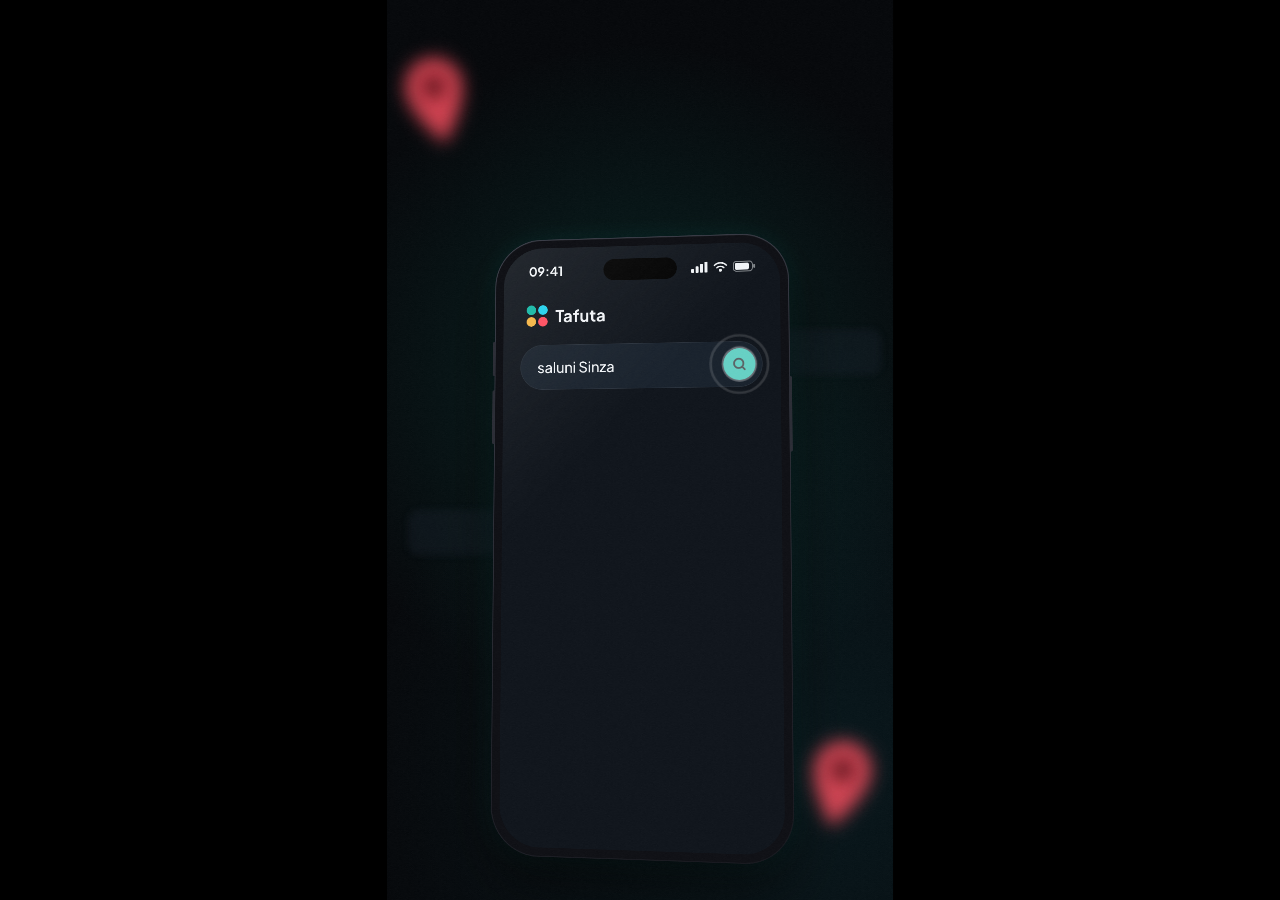
<file: bnd-ad/S02_not_found.html>
<!doctype html>
<html lang="sw"><head><meta charset="utf-8"><meta name="viewport" content="width=device-width,initial-scale=1">
<title>B&D v9 · S02 · not found</title>
<link rel="preconnect" href="https://fonts.googleapis.com"><link rel="preconnect" href="https://fonts.gstatic.com" crossorigin>
<link href="https://fonts.googleapis.com/css2?family=Plus+Jakarta+Sans:wght@500;600;700;800&family=Bodoni+Moda:ital,wght@0,700;1,500&display=swap" rel="stylesheet">
<style>
*{box-sizing:border-box;margin:0;padding:0}
html,body{width:100%;height:100%;background:#000;overflow:hidden}
body{font-family:"Plus Jakarta Sans","Avenir Next","Segoe UI",system-ui,sans-serif;-webkit-font-smoothing:antialiased;color:#F2F5F8}
#stage{position:absolute;left:50%;top:50%;width:1080px;height:1920px;margin:-960px 0 0 -540px;overflow:hidden;background:#05070A;transform-origin:50% 50%}
.L{position:absolute;left:0;top:0;width:1080px;height:1920px}
#bg{z-index:1}#bgf{z-index:2;pointer-events:none}#cam{z-index:3;transform-origin:540px 960px}
#fg{z-index:4;pointer-events:none;transform-origin:540px 960px}#grain{z-index:5;pointer-events:none}#dbg{z-index:9;pointer-events:none}
.abs{position:absolute}
.blob{position:absolute;width:700px;height:700px;border-radius:50%;filter:blur(80px);opacity:.5}
/* ---------- kinetic text ---------- */
.line{position:absolute;left:0;width:1080px;height:0;transform-origin:50% 50%}
.line .li{position:absolute;left:0;top:0;width:100%;text-align:center;transform:translateY(-50%)}
.line .lin{display:inline-flex;gap:.22em;white-space:nowrap;align-items:center;letter-spacing:-.03em;line-height:1}
.line .w{display:inline-block;position:relative}
.line .w.hp{padding:.06em .32em;margin:0 -.04em}
.line .wm{display:inline-block;overflow:hidden;padding:.1em .1em .22em;margin:-.1em -.1em -.22em;vertical-align:top;position:relative}
.line .wi{display:inline-block;will-change:transform}
.line .pb{position:absolute;left:0;top:-.02em;bottom:-.04em;width:100%;border-radius:999px;transform-origin:0 50%;transform:scaleX(0)}
/* ---------- logo ---------- */
.logo{display:inline-flex;align-items:center;font-family:"Bodoni Moda","Didot","Bodoni 72",Georgia,serif;letter-spacing:.02em;line-height:1;white-space:nowrap;position:relative}
.logo .lB,.logo .lD{display:inline-block;font-weight:700}
.logo .lA{display:inline-block;font-style:italic;font-weight:500;font-size:1.32em;margin:0 .1em 0 .06em;position:relative;top:.04em;background:linear-gradient(160deg,#FDE68A,#E2BF85 40%,#B7793E);-webkit-background-clip:text;background-clip:text;color:transparent;-webkit-text-fill-color:transparent}
.logo.dk .lB,.logo.dk .lD{color:#F6ECDC}.logo.br .lB,.logo.br .lD{color:#24164F}
.swc{position:absolute;left:-4%;right:-4%;top:-10%;bottom:-10%;overflow:hidden;pointer-events:none;-webkit-mask-image:linear-gradient(90deg,transparent,#000 10%,#000 90%,transparent),linear-gradient(180deg,transparent,#000 30%,#000 70%,transparent);-webkit-mask-composite:source-in;mask-image:linear-gradient(90deg,transparent,#000 10%,#000 90%,transparent),linear-gradient(180deg,transparent,#000 30%,#000 70%,transparent);mask-composite:intersect}
.swb{position:absolute;top:0;left:0;width:26%;height:100%;background:linear-gradient(90deg,rgba(255,255,255,0),rgba(255,255,255,1),rgba(255,255,255,0));transform:skewX(-20deg);mix-blend-mode:soft-light}
/* ---------- phone ---------- */
.ph3{position:absolute;left:0;top:0;width:1080px;height:1920px;perspective:2400px;perspective-origin:540px 960px;pointer-events:none}
.ph{position:absolute;left:240px;width:600px;height:1240px;border-radius:96px;padding:2px;background:linear-gradient(160deg,#3A3D48,#15161C);transform-origin:50% 50%}
.ph.dk{box-shadow:0 50px 120px rgba(0,0,0,.65),0 0 60px rgba(20,184,166,.12)}
.ph.br{box-shadow:0 40px 90px rgba(36,22,79,.18),0 12px 28px rgba(36,22,79,.10)}
.ph .phin{position:absolute;inset:2px;border-radius:94px;background:#0E0F14;box-shadow:inset 0 1px 0 rgba(255,255,255,.06)}
.ph .btn{position:absolute;width:6px;border-radius:3px;background:#2A2C35}
.ph .scr{position:absolute;left:18px;top:18px;width:564px;height:1204px;border-radius:80px;overflow:hidden;background:#fff}
.ph .isl{position:absolute;left:207px;top:26px;width:150px;height:44px;border-radius:22px;background:#000;z-index:30}
.ph .sb{position:absolute;left:0;top:0;width:564px;height:96px;z-index:29;font-weight:700;font-size:26px;line-height:26px}
.ph .sb .tm{position:absolute;left:52px;top:35px}
.ph .sb .ic{position:absolute;right:48px;top:35px;display:flex;gap:10px;align-items:center;height:26px}
.ph .glare{position:absolute;inset:0;z-index:31;pointer-events:none;background:linear-gradient(135deg,rgba(255,255,255,.08) 0%,rgba(255,255,255,0) 34%)}
.pg{position:absolute;left:0;top:0;width:564px;height:1204px;overflow:hidden}
/* ---------- tap ring ---------- */
.tap{position:absolute;left:0;top:0;width:0;height:0}
.tap .td{position:absolute;left:-45px;top:-45px;width:90px;height:90px;border-radius:50%}
.tap .tr{position:absolute;left:-45px;top:-45px;width:90px;height:90px;border-radius:50%;border:4px solid;opacity:0}
.tap.dk .td{background:rgba(255,255,255,.35)}.tap.dk .tr{border-color:rgba(255,255,255,.7)}
.tap.br .td{background:rgba(36,22,79,.18)}.tap.br .tr{border-color:rgba(36,22,79,.45)}
/* ---------- cards ---------- */
.nc{position:absolute;border-radius:36px;padding:26px 30px;display:flex;gap:24px;align-items:center;transform-origin:50% 50%}
.nc.dk{background:rgba(17,24,33,.86);border:1px solid rgba(255,255,255,.08);box-shadow:0 50px 120px rgba(0,0,0,.65),inset 0 1px 0 rgba(255,255,255,.06);backdrop-filter:blur(20px);color:#F2F5F8}
.nc.br{background:rgba(255,255,255,.88);border:1px solid #fff;box-shadow:0 40px 90px rgba(36,22,79,.18),0 12px 28px rgba(36,22,79,.10);backdrop-filter:blur(20px);color:#24164F}
.nc .ni{width:72px;height:72px;border-radius:20px;flex:none;display:flex;align-items:center;justify-content:center;position:relative}
.nc .nt{font-size:34px;font-weight:700;line-height:1.15}
.nc .nb{font-size:30px;font-weight:500;line-height:1.2;opacity:.8}
.nc .nm{font-size:24px;font-weight:500;opacity:.55;margin-left:auto;align-self:flex-start;white-space:nowrap}
.nc .ping{position:absolute;inset:0;border-radius:20px;border:3px solid;opacity:0}
.fl{position:absolute;inset:0;border-radius:inherit;box-shadow:inset 0 0 44px 8px rgba(255,255,255,.95);opacity:0;pointer-events:none}
.pill{display:inline-flex;align-items:center;justify-content:center;white-space:nowrap;border-radius:999px;font-weight:700}
.ico{display:inline-block;vertical-align:middle;flex:none}
.tab{font-variant-numeric:tabular-nums}
.noteRow{font-style:italic;font-weight:500;color:#2A2A2A;white-space:nowrap}


</style></head><body>
<div id="stage"><div id="bg" class="L"></div><div id="bgf" class="L"></div><div id="cam" class="L"></div><div id="fg" class="L"></div><div id="grain" class="L"></div><div id="dbg" class="L"></div></div>
<script>
/* ===== TIMINGS (edit these numbers to retime a beat) ===== */
const T={enter:0.00,typing:0.30,tapSearch:1.00,results:1.10,kinetic:1.20,exit:2.60,end:3.00};
const D={enter:0.30,cps:16,tapGlide:0.45,resStag:0.10,wordStag:0.07,pushBack:0.30,exitD:0.40};
const SFX=[{t:0.30,name:"typing"},{t:1.05,name:"tap"},{t:1.10,name:"tick"},{t:1.20,name:"tick"},{t:1.30,name:"tick"},{t:1.50,name:"glitch-soft"},{t:1.70,name:"hit"}];
/* ============================ CORE (shared engine) ============================ */
const clamp=(x,a=0,b=1)=>Math.min(b,Math.max(a,x));
const lerp=(a,b,p)=>a+(b-a)*p;
function bez(x1,y1,x2,y2){ // cubic-bezier(x1,y1,x2,y2) → easing function
  const cx=3*x1,bx=3*(x2-x1)-cx,ax=1-cx-bx,cy=3*y1,by=3*(y2-y1)-cy,ay=1-cy-by;
  const sx=t=>((ax*t+bx)*t+cx)*t, sy=t=>((ay*t+by)*t+cy)*t, dsx=t=>(3*ax*t+2*bx)*t+cx;
  return x=>{ if(x<=0)return 0; if(x>=1)return 1; let t=x;
    for(let i=0;i<8;i++){ const d=sx(t)-x; if(Math.abs(d)<1e-5)break; t-=d/(dsx(t)||1e-6); }
    return sy(clamp(t)); };
}
const E={ out:bez(.16,1,.3,1), pop:bez(.34,1.56,.64,1), inOut:bez(.65,0,.35,1),
          snap:bez(.7,0,.2,1), soft:bez(.33,0,.67,1), in:bez(.55,0,1,.45), pop2:bez(.3,2.1,.55,1), lin:x=>x };
// eased progress of a move that starts at s and lasts d seconds
const P=(t,s,d,ease=E.out)=>ease(clamp((t-s)/d));

/* ---------- misc helpers ---------- */
const Q=new URLSearchParams(location.search);
const DEBUG=Q.get('debug')==='1';
function mulberry32(a){return function(){a|=0;a=a+0x6D2B79F5|0;let t=Math.imul(a^a>>>15,1|a);t=t+Math.imul(t^t>>>7,61|t)^t;return((t^t>>>14)>>>0)/4294967296;}}
const RND=mulberry32(7);               // seeded, computed ONCE at load
const $=id=>document.getElementById(id);
function h(html){const d=document.createElement('div');d.innerHTML=html.trim();return d.firstElementChild;}
function add(parent,html){const d=document.createElement('div');d.innerHTML=html.trim();const f=d.firstElementChild;while(d.firstChild)parent.appendChild(d.firstChild);return f;} // appends ALL root nodes, returns the first element
const fmt=n=>Math.round(n).toString().replace(/\B(?=(\d{3})+(?!\d))/g,',');
const typed=(s,t,start,cps)=>s.slice(0,clamp(Math.floor((t-start)*cps),0,s.length));
const caret=t=>(Math.floor(t*2.2)%2===0);
const sin=(t,period,ph=0)=>Math.sin((t/period+ph)*Math.PI*2);
/* transform+opacity+filter setter. x,y,z px · s,sx,sy scale · r(z) rx ry deg · o opacity · b blur px · br brightness */
function tf(e,o){
  let t='';
  if(o.x||o.y||o.z)t+=`translate3d(${(o.x||0).toFixed(2)}px,${(o.y||0).toFixed(2)}px,${(o.z||0).toFixed(2)}px) `;
  if(o.rx)t+=`rotateX(${o.rx.toFixed(3)}deg) `;
  if(o.ry)t+=`rotateY(${o.ry.toFixed(3)}deg) `;
  if(o.r)t+=`rotate(${o.r.toFixed(3)}deg) `;
  if(o.skx)t+=`skewX(${o.skx}deg) `;
  if(o.s!==undefined&&o.sx===undefined&&o.sy===undefined)t+=`scale(${o.s.toFixed(4)}) `;
  else if(o.sx!==undefined||o.sy!==undefined)t+=`scale(${(o.sx??o.s??1).toFixed(4)},${(o.sy??o.s??1).toFixed(4)}) `;
  e.style.transform=t||'none';
  if(o.o!==undefined)e.style.opacity=clamp(o.o).toFixed(3);
  let f='';
  if(o.b)f+=`blur(${o.b.toFixed(2)}px) `;
  if(o.br!==undefined&&o.br!==1)f+=`brightness(${o.br}) `;
  e.style.filter=f||'none';
}
/* stroke-draw helper for paths with pathLength=1 (hides the round-cap dot before the draw starts) */
function draw(e,p){e.style.strokeDasharray='1';e.style.strokeDashoffset=(1-p).toFixed(4);e.style.opacity=p>.001?1:0;}
const vis=(e,on)=>{e.style.visibility=on?'visible':'hidden';};

/* ---------- palette ---------- */
const C={ dbg:'#05070A',dbg2:'#0B1016',dpanel:'#111821',dpanel2:'#18212C',dtext:'#F2F5F8',dmuted:'#8A97A6',teal:'#14B8A6',cyan:'#22D3EE',pain:'#FF4D5E',amber:'#F5B544',
  lilac:'#E9E3FF',lilac2:'#D6CBFF',peach:'#FFE4D6',peach2:'#FFC9B0',blue:'#DCEBFF',ink:'#24164F',navy:'#1B1F4B',violet:'#6C4CF5',coral:'#FF8A65',success:'#22C55E',muted:'#6B6890' };
const PILLS={teal:['#14B8A6','#041014'],pain:['#FF4D5E','#ffffff'],amber:['#F5B544','#1A1200'],violet:['#6C4CF5','#ffffff'],peach:['#FFC9B0','#24164F'],success:['#22C55E','#ffffff'],coral:['#FF8A65','#ffffff']};
const DARK_WASH='radial-gradient(circle at 50% 42%,rgba(20,184,166,0.14),transparent 58%),radial-gradient(circle at 80% 85%,rgba(34,211,238,0.08),transparent 50%)';
const BRIGHT_BG='radial-gradient(circle at 18% 16%,#DCEBFF 0%,transparent 42%),radial-gradient(circle at 85% 80%,#FFC9B0 0%,transparent 45%),linear-gradient(160deg,#E9E3FF 0%,#F4EEFF 45%,#FFE4D6 100%)';

/* ---------- glyph icons (24-grid strokes) + glossy 3D-style tiles ---------- */
const G={
 search:'<circle cx="11" cy="11" r="7"/><path d="M20 20l-4-4"/>',
 phone:'<path d="M22 16.92v3a2 2 0 0 1-2.18 2 19.79 19.79 0 0 1-8.63-3.07 19.5 19.5 0 0 1-6-6 19.79 19.79 0 0 1-3.07-8.67A2 2 0 0 1 4.11 2h3a2 2 0 0 1 2 1.72 12.84 12.84 0 0 0 .7 2.81 2 2 0 0 1-.45 2.11L8.09 9.91a16 16 0 0 0 6 6l1.27-1.27a2 2 0 0 1 2.11-.45 12.84 12.84 0 0 0 2.81.7A2 2 0 0 1 22 16.92z"/>',
 calendar:'<rect x="3" y="4" width="18" height="18" rx="3"/><path d="M16 2v4M8 2v4M3 10h18"/>',
 globe:'<circle cx="12" cy="12" r="10"/><path d="M2 12h20"/><path d="M12 2a15.3 15.3 0 0 1 4 10 15.3 15.3 0 0 1-4 10 15.3 15.3 0 0 1-4-10 15.3 15.3 0 0 1 4-10z"/>',
 bell:'<path d="M6 8a6 6 0 0 1 12 0c0 7 3 9 3 9H3s3-2 3-9"/><path d="M10.3 21a1.94 1.94 0 0 0 3.4 0"/>',
 chart:'<path d="M3 3v18h18"/><path d="M8 16v-3M13 16V8M18 16v-6"/>',
 window:'<rect x="2" y="4" width="20" height="16" rx="3"/><path d="M2 9h20"/>',
 mobile:'<rect x="6" y="2" width="12" height="20" rx="3"/><path d="M11 18h2"/>',
 check:'<path d="M5 13l4 4L19 7"/>',
 star:'<polygon points="12 2 15.09 8.26 22 9.27 17 14.14 18.18 21.02 12 17.77 5.82 21.02 7 14.14 2 9.27 8.91 8.26 12 2"/>',
 pin:'<path d="M20 10c0 6-8 12-8 12S4 16 4 10a8 8 0 0 1 16 0z"/><circle cx="12" cy="10" r="3"/>',
 clock:'<circle cx="12" cy="12" r="10"/><path d="M12 6v6l4 2"/>',
 download:'<path d="M21 15v4a2 2 0 0 1-2 2H5a2 2 0 0 1-2-2v-4M7 10l5 5 5-5M12 15V3"/>',
 send:'<path d="M22 2L11 13"/><path d="M22 2l-7 20-4-9-9-4 20-7z"/>',
 back:'<path d="M19 12H5M12 19l-7-7 7-7"/>',
 chat:'<path d="M21 11.5a8.4 8.4 0 0 1-9 8.4 8.5 8.5 0 0 1-3.8-.9L3 21l1.9-5.1A8.4 8.4 0 0 1 3.9 11.5 8.5 8.5 0 0 1 12.4 3 8.4 8.4 0 0 1 21 11.5z"/>',
 box:'<path d="M21 8l-9-5-9 5v8l9 5 9-5z"/><path d="M3 8l9 5 9-5M12 13v8"/>',
 cart:'<circle cx="9" cy="20" r="1.5"/><circle cx="18" cy="20" r="1.5"/><path d="M2 3h3l3 12h11l2-8H6"/>',
 home:'<path d="M3 11l9-8 9 8"/><path d="M5 10v10h14V10"/><path d="M10 20v-6h4v6"/>',
 list:'<path d="M8 6h13M8 12h13M8 18h13"/><circle cx="3.5" cy="6" r="1"/><circle cx="3.5" cy="12" r="1"/><circle cx="3.5" cy="18" r="1"/>',
 user:'<circle cx="12" cy="8" r="4"/><path d="M4 21a8 8 0 0 1 16 0"/>',
 x:'<path d="M6 6l12 12M18 6L6 18"/>',
 sparkle:'<path d="M12 3l2 6 6 2-6 2-2 6-2-6-6-2 6-2z"/>',
 tag:'<path d="M20 12l-8 8-9-9V3h8z"/><circle cx="7.5" cy="7.5" r="1.5"/>',
 truck:'<path d="M1 4h13v12H1zM14 8h5l4 4v4h-9"/><circle cx="6" cy="18" r="2"/><circle cx="18" cy="18" r="2"/>',
 grad:'<path d="M2 9l10-5 10 5-10 5z"/><path d="M6 11v5c2 2 10 2 12 0v-5"/>',
 bed:'<path d="M3 18V6M3 14h18v4M21 14v-3a3 3 0 0 0-3-3h-7v6"/><circle cx="7" cy="11" r="1.5"/>',
};
function ico(name,size=32,color='currentColor',sw=2){return `<svg class="ico" width="${size}" height="${size}" viewBox="0 0 24 24" fill="none" stroke="${color}" stroke-width="${sw}" stroke-linecap="round" stroke-linejoin="round">${G[name]||''}</svg>`;}
let _gid=0;
function gloss(name,c1,c2,size=160,glyph=true){ // glossy rounded-square 3D-feel tile
  const id='g'+(_gid++);
  return `<svg class="ico" width="${size}" height="${size}" viewBox="0 0 100 100" style="overflow:visible;filter:drop-shadow(0 14px 16px rgba(36,22,79,.26))"><defs>
  <linearGradient id="${id}a" x1="0" y1="0" x2=".35" y2="1"><stop offset="0" stop-color="${c1}"/><stop offset="1" stop-color="${c2}"/></linearGradient>
  <linearGradient id="${id}b" x1="0" y1="0" x2="0" y2="1"><stop offset=".55" stop-color="#000" stop-opacity="0"/><stop offset="1" stop-color="#000" stop-opacity=".22"/></linearGradient>
  <radialGradient id="${id}h" cx=".28" cy=".05" r=".9"><stop offset="0" stop-color="#fff" stop-opacity=".7"/><stop offset=".6" stop-color="#fff" stop-opacity=".05"/><stop offset="1" stop-color="#fff" stop-opacity="0"/></radialGradient></defs>
  <rect x="4" y="4" width="92" height="92" rx="29" fill="url(#${id}a)"/><rect x="4" y="4" width="92" height="92" rx="29" fill="url(#${id}b)"/>
  <rect x="4" y="4" width="92" height="50" rx="29" fill="url(#${id}h)"/><rect x="4.5" y="4.5" width="91" height="91" rx="28.5" fill="none" stroke="#fff" stroke-opacity=".5"/>
  ${glyph?`<g transform="translate(24,25) scale(2.1)" stroke="#fff" stroke-width="2.1" fill="none" stroke-linecap="round" stroke-linejoin="round" style="filter:drop-shadow(0 1px 1px rgba(0,0,0,.25))">${G[name]||''}</g>`:''}</svg>`;
}
/* ---------- logo ---------- */
function logoHTML(size,tone){return `<span class="logo ${tone==='dk'?'dk':'br'}" style="font-size:${size}px"><span class="lB">B</span><span class="lA">&amp;</span><span class="lD">D</span></span>`;}
function logoSweep(logoEl,t,s,d=.35){ // light sweep across a .logo (needs .swc>.swb inside)
  const b=logoEl.querySelector('.swb'); if(!b)return; const p=P(t,s,d,E.inOut);
  b.style.transform=`translateX(${lerp(-60,420,p)*1}%) skewX(-20deg)`; b.style.opacity=(t>=s&&t<=s+d)?1:0;
}
function mkLogo(parent,size,tone,style=''){
  const wrap=add(parent,`<div class="abs" style="${style}">${logoHTML(size,tone)}<div class="swc"><div class="swb"></div></div></div>`);
  return {wrap,logo:wrap.querySelector('.logo'),B:wrap.querySelector('.lB'),A:wrap.querySelector('.lA'),D:wrap.querySelector('.lD')};
}
function offsetIn(el,anc){let x=0,y=0;while(el&&el!==anc){x+=el.offsetLeft;y+=el.offsetTop;el=el.offsetParent;}return{x,y};}

/* ---------- kinetic text: word by word with masks + pills ---------- */
const _fitters=[];
function mkLine(parent,o){
  // o: {y, size, weight=800, color, words:[str | {t,pill}], maxW=960, theme}
  const wrap=add(parent,`<div class="line" style="top:${o.y}px"><div class="li" style="font-size:${o.size}px;font-weight:${o.weight||800};color:${o.color||'#fff'}"><div class="lin"></div></div></div>`);
  const lin=wrap.querySelector('.lin'), words=[];
  for(const wd of o.words){
    const t=typeof wd==='string'?wd:wd.t, pill=typeof wd==='string'?null:wd.pill, fs=typeof wd==='string'?1:(wd.fs||1);
    const w=add(lin,`<span class="w${pill?' hp':''}" style="font-size:${fs}em">${pill?'<span class="pb"></span>':''}<span class="wm"><span class="wi">${t}</span></span></span>`);
    const pb=w.querySelector('.pb'),wi=w.querySelector('.wi');
    if(pill){const pc=PILLS[pill];pb.style.background=pc[0];wi.style.color=pc[1];}
    words.push({w,wi,pb,pill,wm:w.querySelector('.wm')});
  }
  const L={wrap,words,y:o.y,size:o.size,li:wrap.querySelector('.li'),lin};
  _fitters.push(()=>{wrap.querySelector('.li').style.fontSize=o.size+'px';const w=lin.offsetWidth;const mx=o.maxW||960;if(w>mx)wrap.querySelector('.li').style.fontSize=(o.size*mx/w).toFixed(2)+'px';});
  return L;
}
/* renders a line at time t. s = start of first word; opts:{stag=.07, starts:[..], ex (exit start), exD, dy} */
function renderLine(L,t,s,opts={}){
  const stag=opts.stag??.07,dur=.32;
  L.words.forEach((W,i)=>{
    const ws=opts.starts?opts.starts[i]:s+i*stag;
    const ts=W.pill?ws+.08:ws;
    const p=P(t,ts,dur,E.pop), op=clamp((t-ts)/(dur*.4));
    W.wi.style.transform=`translateY(${((1-p)*60).toFixed(2)}%) scale(${lerp(.86,1,p).toFixed(4)})`;
    W.wi.style.opacity=op.toFixed(3);
    if(W.pb)W.pb.style.transform=`scaleX(${P(t,ws,.30,E.out).toFixed(4)})`;
  });
  let y=opts.dy||0,o=1,b=0;
  if(opts.ex!==undefined){const p=P(t,opts.ex,opts.exD||.28,E.in);y+=-.3*L.size*p;o=1-p;b=8*p;}
  tf(L.wrap,{y,o,b});
}
function lineEnd(L,s,opts={}){return s+(L.words.length-1)*(opts.stag??.07)+.4;}

/* ---------- background layers ---------- */
function mkBright(parent){
  const root=add(parent,`<div class="L" style="background:${BRIGHT_BG}"></div>`);
  const bl=[['#D6CBFF',-140,180,1,0],['#FFC9B0',520,1240,2,.25],['#DCEBFF',420,-120,1,.5]].map(([c,x,y,k,ph])=>{const b=add(root,`<div class="blob" style="background:${c};left:${x}px;top:${y}px"></div>`);return{b,x,y,k,ph};});
  return {root,render(t,dur){bl.forEach((B,i)=>{const a=36;const dx=a*sin(t,dur/B.k,0),dy=a*Math.sin(2*Math.PI*B.k*t/dur+B.ph*6.28)-a*Math.sin(B.ph*6.28);B.b.style.transform=`translate(${dx.toFixed(2)}px,${dy.toFixed(2)}px)`;});}};
}
function mkDark(parent){
  const root=add(parent,`<div class="L" style="background:${DARK_WASH},#05070A"></div>`);
  return {root};
}
const GRAIN="url(\"data:image/svg+xml;utf8,<svg xmlns='http://www.w3.org/2000/svg' width='300' height='300'><filter id='n'><feTurbulence type='fractalNoise' baseFrequency='0.9' numOctaves='2' seed='7' stitchTiles='stitch'/><feColorMatrix type='saturate' values='0'/></filter><rect width='300' height='300' filter='url(%23n)'/></svg>\")";

/* ---------- phone mockup (Bible F) ---------- */
function mkPhone(parent,o){
  // o:{cy, theme:'dk'|'br', ink, bg, z}
  const root=add(parent,`<div class="ph3" ${o.z?`style="z-index:${o.z}"`:''}></div>`);
  const ink=o.ink||(o.theme==='dk'?'#F2F5F8':'#24164F');
  const body=add(root,`<div class="ph ${o.theme}" style="top:${o.cy-620}px"><div class="phin"></div>
    <i class="btn" style="left:-4px;top:210px;height:70px"></i><i class="btn" style="left:-4px;top:310px;height:110px"></i><i class="btn" style="right:-4px;top:290px;height:150px"></i>
    <div class="scr" style="background:${o.bg||'#fff'}"><div class="pgs"></div>
      <div class="sb" style="color:${ink}"><span class="tm">09:41</span><span class="ic">
        <svg width="34" height="22" viewBox="0 0 34 22" fill="${ink}"><rect x="0" y="14" width="6" height="8" rx="1.5"/><rect x="9" y="9" width="6" height="13" rx="1.5"/><rect x="18" y="4" width="6" height="18" rx="1.5"/><rect x="27" y="0" width="6" height="22" rx="1.5"/></svg>
        <svg width="30" height="22" viewBox="0 0 30 22" fill="none" stroke="${ink}" stroke-width="3" stroke-linecap="round"><path d="M3 8a17 17 0 0 1 24 0"/><path d="M8 13a10 10 0 0 1 14 0"/><circle cx="15" cy="18" r="1.6" fill="${ink}"/></svg>
        <svg width="46" height="22" viewBox="0 0 46 22" fill="none"><rect x="1" y="1" width="38" height="20" rx="6" stroke="${ink}" stroke-opacity=".5" stroke-width="2"/><rect x="4" y="4" width="28" height="14" rx="3.5" fill="${ink}"/><rect x="41" y="7" width="3.5" height="8" rx="1.7" fill="${ink}" fill-opacity=".5"/></svg></span></div>
      <div class="isl"></div><div class="glare"></div></div></div>`);
  const scr=body.querySelector('.scr'), pgs=body.querySelector('.pgs');
  const S={root,body,scr,pgs,cy:o.cy,st:{x:0,y:0,s:1,rx:0,ry:0,rz:0},
    apply(st){S.st=Object.assign({x:0,y:0,s:1,rx:0,ry:0,rz:0},st);const a=S.st;
      body.style.transform=`translate3d(${a.x}px,${a.y}px,0) rotateX(${a.rx}deg) rotateY(${a.ry}deg) rotateZ(${a.rz}deg) scale(${a.s})`;
      root.style.opacity=a.o===undefined?1:clamp(a.o);
      body.style.filter=a.b?`blur(${a.b}px)`:'none';},
    // map a point on the screen (0..564, 0..1204) to stage px under the current transform + 2400 perspective
    proj(sx,sy){return projectPhone(S.st,S.cy,sx-282,sy-602+0);},
    projBody(bx,by){return projectPhone(S.st,S.cy,bx-300,by-620);}};
  return S;
}
function projectPhone(st,cy,px,py){
  const rx=st.rx*Math.PI/180,ry=st.ry*Math.PI/180,rz=st.rz*Math.PI/180;
  let x=px*st.s,y=py*st.s,z=0,t;
  t=x*Math.cos(rz)-y*Math.sin(rz);y=x*Math.sin(rz)+y*Math.cos(rz);x=t;                 // rotateZ
  t=x*Math.cos(ry)+z*Math.sin(ry);z=-x*Math.sin(ry)+z*Math.cos(ry);x=t;                 // rotateY
  t=y*Math.cos(rx)-z*Math.sin(rx);z=y*Math.sin(rx)+z*Math.cos(rx);y=t;                  // rotateX
  const X=540+st.x+x, Y=cy+st.y+y, d=2400, k=d/(d-z);
  return {x:540+(X-540)*k, y:960+(Y-960)*k, k};
}

/* ---------- finger-tap ring (Bible E6) ---------- */
function mkTap(parent,theme){return add(parent,`<div class="tap ${theme}"><div class="tr"></div><div class="td"></div></div>`);}
function tapRender(tap,t,pos,presses,o=1){
  // pos {x,y}; presses [times]
  let sc=1,rp=0,ro=0;
  for(const pt of presses){const dt=t-pt;if(dt<0)continue;
    if(dt<.12)sc=1-.18*E.out(dt/.12);else if(dt<.30)sc=.82+.18*E.pop((dt-.12)/.18);
    if(dt<.45){rp=lerp(.6,1.8,E.out(dt/.45));ro=lerp(.6,0,E.out(dt/.45));}}
  tap.style.transform=`translate(${pos.x.toFixed(2)}px,${pos.y.toFixed(2)}px)`;tap.style.opacity=o;
  tap.firstChild.style.transform=`scale(${rp})`;tap.firstChild.style.opacity=ro;tap.lastChild.style.transform=`scale(${sc})`;
}
/* button squash 1→.94→1 after a tap */
function squash(t,pt){const dt=t-pt;if(dt<0||dt>.4)return 1;if(dt<.1)return lerp(1,.94,E.out(dt/.1));return lerp(.94,1,E.pop((dt-.1)/.3));}

/* ---------- notification card (Bible I) ---------- */
function ncardHTML(o){ // {theme, icon(html), title, body, time, w, x, y}
  return `<div class="nc ${o.theme}" style="width:${o.w}px;${o.style||''}"><div class="ni" style="background:${o.iconBg||'#25A06B'}">${o.icon||ico('chat',38,'#fff')}<i class="ping" style="border-color:${o.pingColor||'#25A06B'}"></i></div>
   <div style="min-width:0"><div class="nt">${o.title}</div><div class="nb">${o.body||''}</div></div>${o.time?`<div class="nm">${o.time}</div>`:''}<i class="fl"></i></div>`;
}
function cardPop(card,t,s,base={}){ // overshoot pop + flash + ping, returns progress 0..1 for visibility
  const p=P(t,s,.45,E.pop2), sc=lerp(.85,1,p), op=clamp((t-s)/.12);
  const fl=card.querySelector('.fl'),pg=card.querySelector('.ping');
  if(fl)fl.style.opacity=(.3*(1-clamp((t-s)/.2))*(t>=s?1:0)).toFixed(3);
  if(pg){const q=clamp((t-s)/.5);pg.style.transform=`scale(${lerp(1,1.6,E.out(q))})`;pg.style.opacity=t>=s?(lerp(.5,0,q)).toFixed(3):0;}
  return {y:(1-P(t,s,.45,E.pop))*50+(base.y||0),s:sc*(base.s||1),o:op*(base.o===undefined?1:base.o)};
}

/* ---------- floating DOF helper ---------- */
function bob(t,seed,ampx=10,ampy=14,per=3.2){return {x:ampx*Math.sin(2*Math.PI*(t/per+seed*.37)),y:ampy*Math.sin(2*Math.PI*(t/(per*1.17)+seed*.61)),r:3*Math.sin(2*Math.PI*(t/(per*1.4)+seed*.23))};}
function mkFloat(parent,html,x,y,w,h_,style=''){return add(parent,`<div class="abs" style="left:${x-w/2}px;top:${y-h_/2}px;width:${w}px;height:${h_}px;display:flex;align-items:center;justify-content:center;${style}">${html}</div>`);}

/* ============================ BOOT / TRANSPORT ============================ */
function boot(cfg){
  const dur=cfg.duration;
  const stage=$('stage'),bgL=$('bg'),bgf=$('bgf'),cam=$('cam'),fg=$('fg'),grain=$('grain'),dbg=$('dbg');
  const ctx={stage,bg:bgL,bgf,cam,fg,grain,dur,T:cfg.T};
  function fit(){const k=Math.min(innerWidth/1080,innerHeight/1920);stage.style.transform=`scale(${k})`;ctx.k=k;}
  addEventListener('resize',fit);fit();
  grain.style.cssText+=`;background-image:${GRAIN};background-size:300px 300px;opacity:${cfg.grain??.04}`;
  if(cfg.bg==='bright'){ctx.bright=mkBright(bgL);}else if(cfg.bg==='dark'){ctx.dark=mkDark(bgL);}
  cfg.build(ctx);
  // debug overlay
  let dbgT=null,dbgB=null;
  if(DEBUG){
    dbg.innerHTML=`<div class="abs" style="left:60px;top:0;width:1px;height:1920px;background:rgba(255,0,0,.55)"></div><div class="abs" style="left:1020px;top:0;width:1px;height:1920px;background:rgba(255,0,0,.55)"></div>
    <div class="abs" style="left:0;top:250px;width:1080px;height:1px;background:rgba(255,0,0,.55)"></div><div class="abs" style="left:0;top:1570px;width:1080px;height:1px;background:rgba(255,0,0,.55)"></div>
    <div id="dbgbox" class="abs" style="left:70px;top:90px;padding:10px 16px;background:rgba(0,0,0,.7);color:#7CFF9C;font:600 28px/1.2 ui-monospace,Menlo,monospace;border-radius:10px"></div>`;
    dbgT=$('dbgbox');
  }
  const labels=Object.entries(cfg.T).filter(([k,v])=>typeof v==='number').sort((a,b)=>a[1]-b[1]);
  window.__duration=dur;
  window.__labels=Object.assign({},cfg.T);
  window.__sfx=cfg.sfx||[];
  let cur=0,playing=false,last=0;const loop=Q.get('loop')!=='0';
  function render(t){
    const p=E.soft(clamp(t/dur));
    // constant slow push-in 1.00→1.06 with ±6px sine micro-drift (zero at both ends)
    const extra=cfg.camExtra?cfg.camExtra(t):{};
    const dy=6*Math.sin(2*Math.PI*t/dur*2);
    const rx=extra.rx||0, cs=(cfg.noPush?1:1+.06*p)*(extra.s||1);
    cam.style.transform=`perspective(2400px) rotateX(${rx}deg) translate3d(${(extra.x||0)}px,${dy+(extra.y||0)}px,0) scale(${cs.toFixed(5)})`;
    fg.style.transform=`translate3d(0,${(dy*1.5).toFixed(2)}px,0) scale(${(1+.09*p).toFixed(5)})`;
    bgf.style.transform=`translate3d(0,${(dy*.5).toFixed(2)}px,0) scale(${(1+.03*p).toFixed(5)})`;
    if(ctx.bright)ctx.bright.render(t,dur);
    cfg.render(t,ctx,p);
    if(dbgT){let lb='';for(const [k,v] of labels)if(v<=t+1e-6)lb=k;dbgT.textContent=`t=${t.toFixed(2)}  ${lb}`;}
  }
  function frame(now){if(!playing)return;cur+=(now-last)/1000;last=now;
    if(cur>=dur){if(loop)cur=cur%dur;else{cur=dur;playing=false;}}
    render(cur);if(playing)requestAnimationFrame(frame);}
  window.__pause=()=>{playing=false;};
  window.__play=()=>{if(playing)return;if(cur>=dur)cur=0;playing=true;last=performance.now();requestAnimationFrame(frame);};
  window.__seek=t=>{window.__pause();cur=clamp(t,0,dur);render(cur);};
  addEventListener('keydown',e=>{
    if(e.code==='Space'){e.preventDefault();playing?window.__pause():window.__play();}
    else if(e.code==='ArrowRight'){window.__seek(cur+1/30);}
    else if(e.code==='ArrowLeft'){window.__seek(cur-1/30);}
  });
  render(0);
  const fams=cfg.fonts||['800 100px "Plus Jakarta Sans"','700 100px "Plus Jakarta Sans"','600 100px "Plus Jakarta Sans"','500 100px "Plus Jakarta Sans"','700 100px "Bodoni Moda"','italic 500 100px "Bodoni Moda"'];
  const loads=fams.map(f=>document.fonts.load(f,'Aa&Bb').catch(()=>{}));
  Promise.race([Promise.allSettled(loads).then(()=>document.fonts.ready),new Promise(r=>setTimeout(r,5000))]).then(()=>{
    _fitters.forEach(f=>f());if(cfg.afterFonts)cfg.afterFonts(ctx);
    const tt=Q.get('t');
    if(tt!==null){window.__seek(parseFloat(tt));}else{render(0);}
    window.__ready=true;
    if(tt===null)window.__play();
  });
}

/* ---- MOD: "Tafuta" search app (generic, 4-dot logo; shared by S02 dark and S08 light) ---- */
function tafutaHeader(ph,th){
  const dk=th==='dk', ink=dk?'#F2F5F8':'#24164F';
  const pg=add(ph.pgs,`<div class="pg" style="background:${dk?'#0F141B':'#FFFFFF'}"></div>`);
  const dots=dk?['#14B8A6','#22D3EE','#F5B544','#FF4D5E']:['#6C4CF5','#FF8A65','#22C55E','#7FB3FF'];
  add(pg,`<div class="abs" style="left:48px;top:118px;display:flex;align-items:center;gap:16px"><div style="display:grid;grid-template-columns:20px 20px;gap:4px">${dots.map(c=>`<i style="width:20px;height:20px;border-radius:50%;background:${c}"></i>`).join('')}</div><div style="font-size:34px;font-weight:700;color:${ink}">Tafuta</div></div>`);
  const field=add(pg,`<div class="abs" style="left:36px;top:200px;width:492px;height:92px;border-radius:999px;background:${dk?'#18212C':'#F3F0FF'};border:1px solid ${dk?'rgba(255,255,255,.08)':'#E3DCFF'}">
    <div class="abs" style="left:34px;top:0;height:90px;display:flex;align-items:center;font-size:30px;font-weight:500;color:${ink};white-space:nowrap"><span class="tt"></span><i class="cr" style="display:inline-block;width:3px;height:36px;margin-left:3px;background:${dk?'#14B8A6':'#6C4CF5'}"></i></div>
    <div class="abs mb" style="right:11px;top:11px;width:68px;height:68px;border-radius:50%;background:${dk?'#14B8A6':'#6C4CF5'};display:flex;align-items:center;justify-content:center">${ico('search',34,dk?'#041014':'#fff',2.6)}</div></div>`);
  return {pg,field,tt:field.querySelector('.tt'),cr:field.querySelector('.cr'),mb:field.querySelector('.mb'),btn:{x:482,y:246}};
}
function resCardHTML(th,title,sub,top,o={}){
  const dk=th==='dk', h_=o.h||110;
  return `<div class="abs rc" style="left:36px;top:${top}px;width:492px;height:${h_}px;border-radius:24px;background:${o.bg||(dk?'#18212C':'#F6F4FF')};padding:0 26px;display:flex;align-items:center;gap:18px;${o.style||''}">
    <div style="width:62px;height:62px;border-radius:18px;flex:none;background:${dk?'#243140':'#E4DEFA'}"></div>
    <div style="min-width:0"><div style="font-size:30px;font-weight:700;color:${dk?'#F2F5F8':'#24164F'};white-space:nowrap">${title}</div><div style="font-size:24px;font-weight:500;color:${dk?'#8A97A6':'#6B6890'}">${sub}</div></div></div>`;
}
function tafutaTyping(T_,t,s,cps,done){ // typed text + caret (caret hides after `done`)
  const str='saluni Sinza';T_.tt.textContent=typed(str,t,s,cps);
  T_.cr.style.visibility=(t>=s-.05&&t<done&&(Math.floor((t-s)*2.2)%2===0||t-s<.6&&true))?'visible':'hidden';
}

/* ===== SCENE ===== */
/* SCENE 02 — PROBLEM A: NOT FOUND (dark). Mirrored by S08. */
let ph,tap,TF,cards=[],dash,haupo,l1,l2,pinA,pinB,gA,gB,camL;
const RES=[["Saluni Glamour","Mikocheni"],["Bella Hair Studio","Mwenge"],["Saluni Malkia","Kinondoni"]];
boot({duration:T.end,T,sfx:SFX,bg:'dark',grain:.04,
 build(ctx){
  camL=add(ctx.cam,'<div class="L"></div>');
  ph=mkPhone(camL,{cy:1160,theme:'dk',bg:'#0F141B'});
  TF=tafutaHeader(ph,'dk');
  RES.forEach((r,i)=>cards.push(add(TF.pg,resCardHTML('dk',r[0],r[1],330+i*126))));
  dash=add(TF.pg,`<div class="abs" style="left:36px;top:${330+3*126}px;width:492px;height:110px;border-radius:24px;border:2px dashed rgba(255,255,255,.18);display:flex;align-items:center;justify-content:center;font-size:30px;font-weight:700;color:rgba(242,245,248,.25)">Biashara yako</div>`);
  haupo=add(TF.pg,`<div class="abs pill" style="left:${36+246-70}px;top:${330+3*126+25}px;width:140px;height:60px;background:#FF4D5E;color:#fff;font-size:34px">Haupo</div>`);
  tap=mkTap(camL,'dk');
  l1=mkLine(camL,{y:350,size:140,color:'#F2F5F8',words:['Wanakutafuta…']});
  l2=mkLine(camL,{y:495,size:140,color:'#F2F5F8',words:[{t:'hawakuoni.',pill:'pain'}]});
  // floating DOF: 2 foreground red pins, 2 background grey result cards
  const pin=`<svg width="160" height="200" viewBox="0 0 24 30"><path d="M12 29C12 29 3 19 3 11a9 9 0 0 1 18 0c0 8-9 18-9 18z" fill="#FF4D5E"/><circle cx="12" cy="11" r="3.6" fill="#7a1420"/></svg>`;
  pinA=mkFloat(ctx.fg,pin,130,250,160,200,'');
  pinB=mkFloat(ctx.fg,pin,950,1660,160,200,'');
  gA=mkFloat(ctx.bgf,`<div style="width:300px;height:96px;border-radius:24px;background:#18212C;border:1px solid rgba(255,255,255,.08)"></div>`,200,1180,300,96,'');
  gB=mkFloat(ctx.bgf,`<div style="width:300px;height:96px;border-radius:24px;background:#18212C;border:1px solid rgba(255,255,255,.08)"></div>`,900,820,300,96,'');
 },
 render(t,ctx){
  const ex=P(t,T.exit,D.exitD,E.in), pe=P(t,T.enter,D.enter,E.out), pb=P(t,1.70,D.pushBack,E.out);
  // phone: enter, slow tilt, push-back at 1.70, exit
  ph.apply({x:0,y:(1-pe)*100+60*ex,s:1.05*lerp(.94,1,pe)*lerp(1,.92,pb),rx:4,ry:-8+1.2*sin(t,4),rz:0,
            o:clamp(t/.2)*lerp(1,.6,pb)*(1-ex),b:5*pb});
  // typing + tap
  tafutaTyping(TF,t,T.typing,D.cps,T.tapSearch+.02);
  const bp=ph.proj(TF.btn.x,TF.btn.y), start={x:bp.x+210,y:bp.y+380};
  const g=P(t,0.55,D.tapGlide,E.inOut);
  tapRender(tap,t,{x:lerp(start.x,bp.x,g),y:lerp(start.y,bp.y,g)},[T.tapSearch],clamp((t-.55)/.15)*(1-P(t,1.35,.25,E.out)));
  TF.mb.style.transform=`scale(${squash(t,T.tapSearch)})`;
  // results slide up (stagger .1)
  cards.forEach((c,i)=>{const s=T.results+i*D.resStag,p=P(t,s,.4,E.out);c.style.transform=`translateY(${(1-p)*70}px)`;c.style.opacity=clamp((t-s)/.2);});
  // empty dashed card: flicker twice, vanish; then PAIN pill "Haupo" pops
  const fl=(t>=1.40&&t<1.52)||(t>=1.58&&t<1.66)?1:0;
  dash.style.opacity=t<1.40?0:fl;
  const hp=P(t,1.70,.45,E.pop2);haupo.style.transform=`scale(${lerp(.4,1,hp)})`;haupo.style.opacity=clamp((t-1.70)/.1);
  // kinetic
  renderLine(l1,t,1.20,{ex:T.exit,exD:.3});renderLine(l2,t,1.70,{ex:T.exit,exD:.3});
  // floating DOF
  const b1=bob(t,1,14,18),b2=bob(t,2,14,18);
  tf(pinA,{x:b1.x,y:b1.y,r:-12+b1.r,o:(1-ex)*.8,b:18});tf(pinB,{x:b2.x,y:b2.y,r:14+b2.r,o:(1-ex)*.8,b:18});
  tf(gA,{y:-40*t/T.end*3,o:.4*(1-ex),b:8});tf(gB,{y:-60*t/T.end*3,o:.4*(1-ex),b:8});
 }});
</script></body></html>
</file>
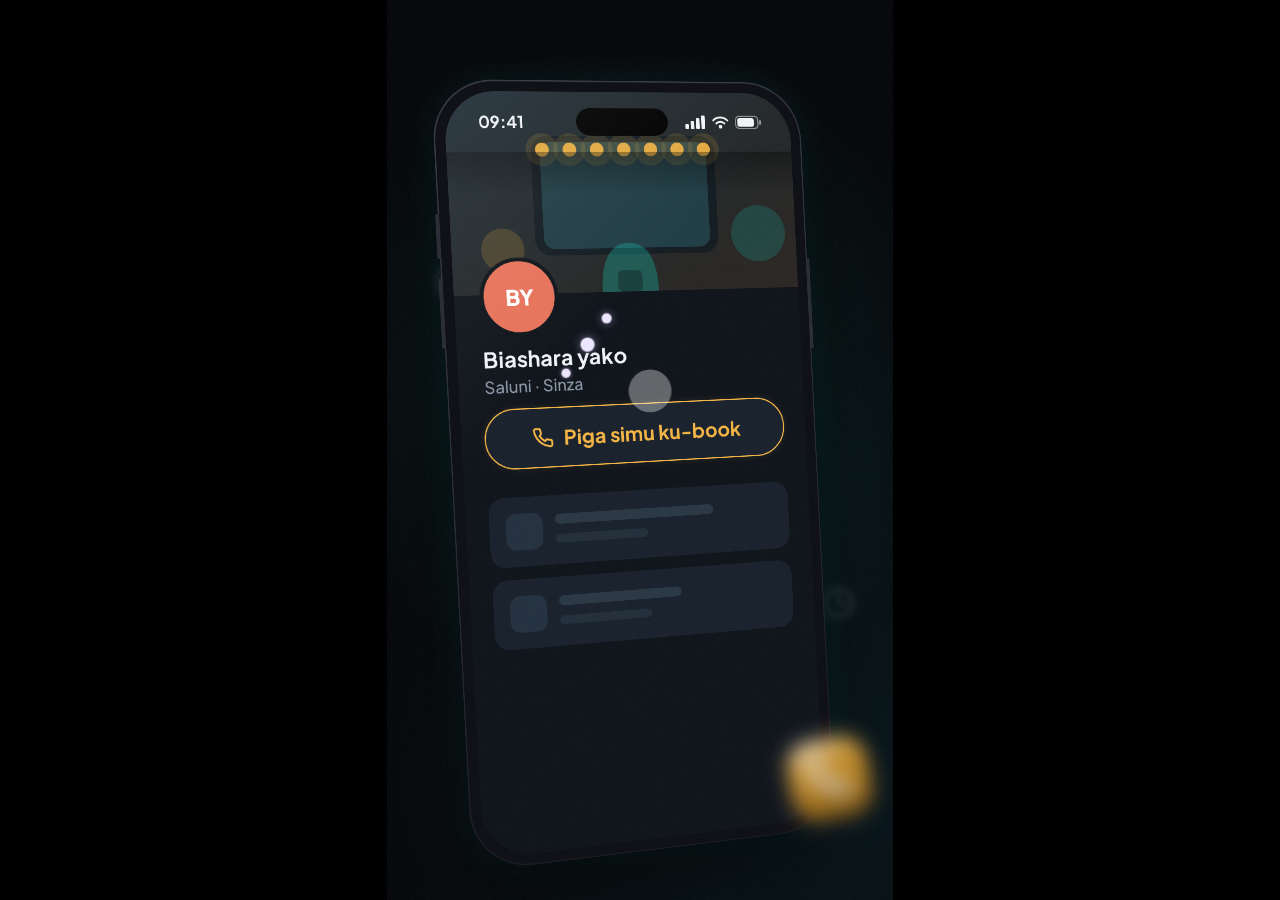
<file: bnd-ad/S03_call_to_book.html>
<!doctype html>
<html lang="sw"><head><meta charset="utf-8"><meta name="viewport" content="width=device-width,initial-scale=1">
<title>B&D v9 · S03 · call to book</title>
<link rel="preconnect" href="https://fonts.googleapis.com"><link rel="preconnect" href="https://fonts.gstatic.com" crossorigin>
<link href="https://fonts.googleapis.com/css2?family=Plus+Jakarta+Sans:wght@500;600;700;800&family=Bodoni+Moda:ital,wght@0,700;1,500&display=swap" rel="stylesheet">
<style>
*{box-sizing:border-box;margin:0;padding:0}
html,body{width:100%;height:100%;background:#000;overflow:hidden}
body{font-family:"Plus Jakarta Sans","Avenir Next","Segoe UI",system-ui,sans-serif;-webkit-font-smoothing:antialiased;color:#F2F5F8}
#stage{position:absolute;left:50%;top:50%;width:1080px;height:1920px;margin:-960px 0 0 -540px;overflow:hidden;background:#05070A;transform-origin:50% 50%}
.L{position:absolute;left:0;top:0;width:1080px;height:1920px}
#bg{z-index:1}#bgf{z-index:2;pointer-events:none}#cam{z-index:3;transform-origin:540px 960px}
#fg{z-index:4;pointer-events:none;transform-origin:540px 960px}#grain{z-index:5;pointer-events:none}#dbg{z-index:9;pointer-events:none}
.abs{position:absolute}
.blob{position:absolute;width:700px;height:700px;border-radius:50%;filter:blur(80px);opacity:.5}
/* ---------- kinetic text ---------- */
.line{position:absolute;left:0;width:1080px;height:0;transform-origin:50% 50%}
.line .li{position:absolute;left:0;top:0;width:100%;text-align:center;transform:translateY(-50%)}
.line .lin{display:inline-flex;gap:.22em;white-space:nowrap;align-items:center;letter-spacing:-.03em;line-height:1}
.line .w{display:inline-block;position:relative}
.line .w.hp{padding:.06em .32em;margin:0 -.04em}
.line .wm{display:inline-block;overflow:hidden;padding:.1em .1em .22em;margin:-.1em -.1em -.22em;vertical-align:top;position:relative}
.line .wi{display:inline-block;will-change:transform}
.line .pb{position:absolute;left:0;top:-.02em;bottom:-.04em;width:100%;border-radius:999px;transform-origin:0 50%;transform:scaleX(0)}
/* ---------- logo ---------- */
.logo{display:inline-flex;align-items:center;font-family:"Bodoni Moda","Didot","Bodoni 72",Georgia,serif;letter-spacing:.02em;line-height:1;white-space:nowrap;position:relative}
.logo .lB,.logo .lD{display:inline-block;font-weight:700}
.logo .lA{display:inline-block;font-style:italic;font-weight:500;font-size:1.32em;margin:0 .1em 0 .06em;position:relative;top:.04em;background:linear-gradient(160deg,#FDE68A,#E2BF85 40%,#B7793E);-webkit-background-clip:text;background-clip:text;color:transparent;-webkit-text-fill-color:transparent}
.logo.dk .lB,.logo.dk .lD{color:#F6ECDC}.logo.br .lB,.logo.br .lD{color:#24164F}
.swc{position:absolute;left:-4%;right:-4%;top:-10%;bottom:-10%;overflow:hidden;pointer-events:none;-webkit-mask-image:linear-gradient(90deg,transparent,#000 10%,#000 90%,transparent),linear-gradient(180deg,transparent,#000 30%,#000 70%,transparent);-webkit-mask-composite:source-in;mask-image:linear-gradient(90deg,transparent,#000 10%,#000 90%,transparent),linear-gradient(180deg,transparent,#000 30%,#000 70%,transparent);mask-composite:intersect}
.swb{position:absolute;top:0;left:0;width:26%;height:100%;background:linear-gradient(90deg,rgba(255,255,255,0),rgba(255,255,255,1),rgba(255,255,255,0));transform:skewX(-20deg);mix-blend-mode:soft-light}
/* ---------- phone ---------- */
.ph3{position:absolute;left:0;top:0;width:1080px;height:1920px;perspective:2400px;perspective-origin:540px 960px;pointer-events:none}
.ph{position:absolute;left:240px;width:600px;height:1240px;border-radius:96px;padding:2px;background:linear-gradient(160deg,#3A3D48,#15161C);transform-origin:50% 50%}
.ph.dk{box-shadow:0 50px 120px rgba(0,0,0,.65),0 0 60px rgba(20,184,166,.12)}
.ph.br{box-shadow:0 40px 90px rgba(36,22,79,.18),0 12px 28px rgba(36,22,79,.10)}
.ph .phin{position:absolute;inset:2px;border-radius:94px;background:#0E0F14;box-shadow:inset 0 1px 0 rgba(255,255,255,.06)}
.ph .btn{position:absolute;width:6px;border-radius:3px;background:#2A2C35}
.ph .scr{position:absolute;left:18px;top:18px;width:564px;height:1204px;border-radius:80px;overflow:hidden;background:#fff}
.ph .isl{position:absolute;left:207px;top:26px;width:150px;height:44px;border-radius:22px;background:#000;z-index:30}
.ph .sb{position:absolute;left:0;top:0;width:564px;height:96px;z-index:29;font-weight:700;font-size:26px;line-height:26px}
.ph .sb .tm{position:absolute;left:52px;top:35px}
.ph .sb .ic{position:absolute;right:48px;top:35px;display:flex;gap:10px;align-items:center;height:26px}
.ph .glare{position:absolute;inset:0;z-index:31;pointer-events:none;background:linear-gradient(135deg,rgba(255,255,255,.08) 0%,rgba(255,255,255,0) 34%)}
.pg{position:absolute;left:0;top:0;width:564px;height:1204px;overflow:hidden}
/* ---------- tap ring ---------- */
.tap{position:absolute;left:0;top:0;width:0;height:0}
.tap .td{position:absolute;left:-45px;top:-45px;width:90px;height:90px;border-radius:50%}
.tap .tr{position:absolute;left:-45px;top:-45px;width:90px;height:90px;border-radius:50%;border:4px solid;opacity:0}
.tap.dk .td{background:rgba(255,255,255,.35)}.tap.dk .tr{border-color:rgba(255,255,255,.7)}
.tap.br .td{background:rgba(36,22,79,.18)}.tap.br .tr{border-color:rgba(36,22,79,.45)}
/* ---------- cards ---------- */
.nc{position:absolute;border-radius:36px;padding:26px 30px;display:flex;gap:24px;align-items:center;transform-origin:50% 50%}
.nc.dk{background:rgba(17,24,33,.86);border:1px solid rgba(255,255,255,.08);box-shadow:0 50px 120px rgba(0,0,0,.65),inset 0 1px 0 rgba(255,255,255,.06);backdrop-filter:blur(20px);color:#F2F5F8}
.nc.br{background:rgba(255,255,255,.88);border:1px solid #fff;box-shadow:0 40px 90px rgba(36,22,79,.18),0 12px 28px rgba(36,22,79,.10);backdrop-filter:blur(20px);color:#24164F}
.nc .ni{width:72px;height:72px;border-radius:20px;flex:none;display:flex;align-items:center;justify-content:center;position:relative}
.nc .nt{font-size:34px;font-weight:700;line-height:1.15}
.nc .nb{font-size:30px;font-weight:500;line-height:1.2;opacity:.8}
.nc .nm{font-size:24px;font-weight:500;opacity:.55;margin-left:auto;align-self:flex-start;white-space:nowrap}
.nc .ping{position:absolute;inset:0;border-radius:20px;border:3px solid;opacity:0}
.fl{position:absolute;inset:0;border-radius:inherit;box-shadow:inset 0 0 44px 8px rgba(255,255,255,.95);opacity:0;pointer-events:none}
.pill{display:inline-flex;align-items:center;justify-content:center;white-space:nowrap;border-radius:999px;font-weight:700}
.ico{display:inline-block;vertical-align:middle;flex:none}
.tab{font-variant-numeric:tabular-nums}
.noteRow{font-style:italic;font-weight:500;color:#2A2A2A;white-space:nowrap}


</style></head><body>
<div id="stage"><div id="bg" class="L"></div><div id="bgf" class="L"></div><div id="cam" class="L"></div><div id="fg" class="L"></div><div id="grain" class="L"></div><div id="dbg" class="L"></div></div>
<script>
/* ===== TIMINGS (edit these numbers to retime a beat) ===== */
const T={enter:0.00,hover:0.30,wish:0.90,kinetic:1.30,exit:2.60,end:3.00};
const D={enter:0.30,glide:0.40,wiggle:0.25,bubble:0.40,wordStag:0.07,exitD:0.40,pop:0.25};
const SFX=[{t:0.30,name:"swipe"},{t:0.70,name:"hover-tick"},{t:0.90,name:"bubble"},{t:1.30,name:"whoosh"},{t:1.80,name:"hit"},{t:2.60,name:"bubble-pop"}];
/* ============================ CORE (shared engine) ============================ */
const clamp=(x,a=0,b=1)=>Math.min(b,Math.max(a,x));
const lerp=(a,b,p)=>a+(b-a)*p;
function bez(x1,y1,x2,y2){ // cubic-bezier(x1,y1,x2,y2) → easing function
  const cx=3*x1,bx=3*(x2-x1)-cx,ax=1-cx-bx,cy=3*y1,by=3*(y2-y1)-cy,ay=1-cy-by;
  const sx=t=>((ax*t+bx)*t+cx)*t, sy=t=>((ay*t+by)*t+cy)*t, dsx=t=>(3*ax*t+2*bx)*t+cx;
  return x=>{ if(x<=0)return 0; if(x>=1)return 1; let t=x;
    for(let i=0;i<8;i++){ const d=sx(t)-x; if(Math.abs(d)<1e-5)break; t-=d/(dsx(t)||1e-6); }
    return sy(clamp(t)); };
}
const E={ out:bez(.16,1,.3,1), pop:bez(.34,1.56,.64,1), inOut:bez(.65,0,.35,1),
          snap:bez(.7,0,.2,1), soft:bez(.33,0,.67,1), in:bez(.55,0,1,.45), pop2:bez(.3,2.1,.55,1), lin:x=>x };
// eased progress of a move that starts at s and lasts d seconds
const P=(t,s,d,ease=E.out)=>ease(clamp((t-s)/d));

/* ---------- misc helpers ---------- */
const Q=new URLSearchParams(location.search);
const DEBUG=Q.get('debug')==='1';
function mulberry32(a){return function(){a|=0;a=a+0x6D2B79F5|0;let t=Math.imul(a^a>>>15,1|a);t=t+Math.imul(t^t>>>7,61|t)^t;return((t^t>>>14)>>>0)/4294967296;}}
const RND=mulberry32(7);               // seeded, computed ONCE at load
const $=id=>document.getElementById(id);
function h(html){const d=document.createElement('div');d.innerHTML=html.trim();return d.firstElementChild;}
function add(parent,html){const d=document.createElement('div');d.innerHTML=html.trim();const f=d.firstElementChild;while(d.firstChild)parent.appendChild(d.firstChild);return f;} // appends ALL root nodes, returns the first element
const fmt=n=>Math.round(n).toString().replace(/\B(?=(\d{3})+(?!\d))/g,',');
const typed=(s,t,start,cps)=>s.slice(0,clamp(Math.floor((t-start)*cps),0,s.length));
const caret=t=>(Math.floor(t*2.2)%2===0);
const sin=(t,period,ph=0)=>Math.sin((t/period+ph)*Math.PI*2);
/* transform+opacity+filter setter. x,y,z px · s,sx,sy scale · r(z) rx ry deg · o opacity · b blur px · br brightness */
function tf(e,o){
  let t='';
  if(o.x||o.y||o.z)t+=`translate3d(${(o.x||0).toFixed(2)}px,${(o.y||0).toFixed(2)}px,${(o.z||0).toFixed(2)}px) `;
  if(o.rx)t+=`rotateX(${o.rx.toFixed(3)}deg) `;
  if(o.ry)t+=`rotateY(${o.ry.toFixed(3)}deg) `;
  if(o.r)t+=`rotate(${o.r.toFixed(3)}deg) `;
  if(o.skx)t+=`skewX(${o.skx}deg) `;
  if(o.s!==undefined&&o.sx===undefined&&o.sy===undefined)t+=`scale(${o.s.toFixed(4)}) `;
  else if(o.sx!==undefined||o.sy!==undefined)t+=`scale(${(o.sx??o.s??1).toFixed(4)},${(o.sy??o.s??1).toFixed(4)}) `;
  e.style.transform=t||'none';
  if(o.o!==undefined)e.style.opacity=clamp(o.o).toFixed(3);
  let f='';
  if(o.b)f+=`blur(${o.b.toFixed(2)}px) `;
  if(o.br!==undefined&&o.br!==1)f+=`brightness(${o.br}) `;
  e.style.filter=f||'none';
}
/* stroke-draw helper for paths with pathLength=1 (hides the round-cap dot before the draw starts) */
function draw(e,p){e.style.strokeDasharray='1';e.style.strokeDashoffset=(1-p).toFixed(4);e.style.opacity=p>.001?1:0;}
const vis=(e,on)=>{e.style.visibility=on?'visible':'hidden';};

/* ---------- palette ---------- */
const C={ dbg:'#05070A',dbg2:'#0B1016',dpanel:'#111821',dpanel2:'#18212C',dtext:'#F2F5F8',dmuted:'#8A97A6',teal:'#14B8A6',cyan:'#22D3EE',pain:'#FF4D5E',amber:'#F5B544',
  lilac:'#E9E3FF',lilac2:'#D6CBFF',peach:'#FFE4D6',peach2:'#FFC9B0',blue:'#DCEBFF',ink:'#24164F',navy:'#1B1F4B',violet:'#6C4CF5',coral:'#FF8A65',success:'#22C55E',muted:'#6B6890' };
const PILLS={teal:['#14B8A6','#041014'],pain:['#FF4D5E','#ffffff'],amber:['#F5B544','#1A1200'],violet:['#6C4CF5','#ffffff'],peach:['#FFC9B0','#24164F'],success:['#22C55E','#ffffff'],coral:['#FF8A65','#ffffff']};
const DARK_WASH='radial-gradient(circle at 50% 42%,rgba(20,184,166,0.14),transparent 58%),radial-gradient(circle at 80% 85%,rgba(34,211,238,0.08),transparent 50%)';
const BRIGHT_BG='radial-gradient(circle at 18% 16%,#DCEBFF 0%,transparent 42%),radial-gradient(circle at 85% 80%,#FFC9B0 0%,transparent 45%),linear-gradient(160deg,#E9E3FF 0%,#F4EEFF 45%,#FFE4D6 100%)';

/* ---------- glyph icons (24-grid strokes) + glossy 3D-style tiles ---------- */
const G={
 search:'<circle cx="11" cy="11" r="7"/><path d="M20 20l-4-4"/>',
 phone:'<path d="M22 16.92v3a2 2 0 0 1-2.18 2 19.79 19.79 0 0 1-8.63-3.07 19.5 19.5 0 0 1-6-6 19.79 19.79 0 0 1-3.07-8.67A2 2 0 0 1 4.11 2h3a2 2 0 0 1 2 1.72 12.84 12.84 0 0 0 .7 2.81 2 2 0 0 1-.45 2.11L8.09 9.91a16 16 0 0 0 6 6l1.27-1.27a2 2 0 0 1 2.11-.45 12.84 12.84 0 0 0 2.81.7A2 2 0 0 1 22 16.92z"/>',
 calendar:'<rect x="3" y="4" width="18" height="18" rx="3"/><path d="M16 2v4M8 2v4M3 10h18"/>',
 globe:'<circle cx="12" cy="12" r="10"/><path d="M2 12h20"/><path d="M12 2a15.3 15.3 0 0 1 4 10 15.3 15.3 0 0 1-4 10 15.3 15.3 0 0 1-4-10 15.3 15.3 0 0 1 4-10z"/>',
 bell:'<path d="M6 8a6 6 0 0 1 12 0c0 7 3 9 3 9H3s3-2 3-9"/><path d="M10.3 21a1.94 1.94 0 0 0 3.4 0"/>',
 chart:'<path d="M3 3v18h18"/><path d="M8 16v-3M13 16V8M18 16v-6"/>',
 window:'<rect x="2" y="4" width="20" height="16" rx="3"/><path d="M2 9h20"/>',
 mobile:'<rect x="6" y="2" width="12" height="20" rx="3"/><path d="M11 18h2"/>',
 check:'<path d="M5 13l4 4L19 7"/>',
 star:'<polygon points="12 2 15.09 8.26 22 9.27 17 14.14 18.18 21.02 12 17.77 5.82 21.02 7 14.14 2 9.27 8.91 8.26 12 2"/>',
 pin:'<path d="M20 10c0 6-8 12-8 12S4 16 4 10a8 8 0 0 1 16 0z"/><circle cx="12" cy="10" r="3"/>',
 clock:'<circle cx="12" cy="12" r="10"/><path d="M12 6v6l4 2"/>',
 download:'<path d="M21 15v4a2 2 0 0 1-2 2H5a2 2 0 0 1-2-2v-4M7 10l5 5 5-5M12 15V3"/>',
 send:'<path d="M22 2L11 13"/><path d="M22 2l-7 20-4-9-9-4 20-7z"/>',
 back:'<path d="M19 12H5M12 19l-7-7 7-7"/>',
 chat:'<path d="M21 11.5a8.4 8.4 0 0 1-9 8.4 8.5 8.5 0 0 1-3.8-.9L3 21l1.9-5.1A8.4 8.4 0 0 1 3.9 11.5 8.5 8.5 0 0 1 12.4 3 8.4 8.4 0 0 1 21 11.5z"/>',
 box:'<path d="M21 8l-9-5-9 5v8l9 5 9-5z"/><path d="M3 8l9 5 9-5M12 13v8"/>',
 cart:'<circle cx="9" cy="20" r="1.5"/><circle cx="18" cy="20" r="1.5"/><path d="M2 3h3l3 12h11l2-8H6"/>',
 home:'<path d="M3 11l9-8 9 8"/><path d="M5 10v10h14V10"/><path d="M10 20v-6h4v6"/>',
 list:'<path d="M8 6h13M8 12h13M8 18h13"/><circle cx="3.5" cy="6" r="1"/><circle cx="3.5" cy="12" r="1"/><circle cx="3.5" cy="18" r="1"/>',
 user:'<circle cx="12" cy="8" r="4"/><path d="M4 21a8 8 0 0 1 16 0"/>',
 x:'<path d="M6 6l12 12M18 6L6 18"/>',
 sparkle:'<path d="M12 3l2 6 6 2-6 2-2 6-2-6-6-2 6-2z"/>',
 tag:'<path d="M20 12l-8 8-9-9V3h8z"/><circle cx="7.5" cy="7.5" r="1.5"/>',
 truck:'<path d="M1 4h13v12H1zM14 8h5l4 4v4h-9"/><circle cx="6" cy="18" r="2"/><circle cx="18" cy="18" r="2"/>',
 grad:'<path d="M2 9l10-5 10 5-10 5z"/><path d="M6 11v5c2 2 10 2 12 0v-5"/>',
 bed:'<path d="M3 18V6M3 14h18v4M21 14v-3a3 3 0 0 0-3-3h-7v6"/><circle cx="7" cy="11" r="1.5"/>',
};
function ico(name,size=32,color='currentColor',sw=2){return `<svg class="ico" width="${size}" height="${size}" viewBox="0 0 24 24" fill="none" stroke="${color}" stroke-width="${sw}" stroke-linecap="round" stroke-linejoin="round">${G[name]||''}</svg>`;}
let _gid=0;
function gloss(name,c1,c2,size=160,glyph=true){ // glossy rounded-square 3D-feel tile
  const id='g'+(_gid++);
  return `<svg class="ico" width="${size}" height="${size}" viewBox="0 0 100 100" style="overflow:visible;filter:drop-shadow(0 14px 16px rgba(36,22,79,.26))"><defs>
  <linearGradient id="${id}a" x1="0" y1="0" x2=".35" y2="1"><stop offset="0" stop-color="${c1}"/><stop offset="1" stop-color="${c2}"/></linearGradient>
  <linearGradient id="${id}b" x1="0" y1="0" x2="0" y2="1"><stop offset=".55" stop-color="#000" stop-opacity="0"/><stop offset="1" stop-color="#000" stop-opacity=".22"/></linearGradient>
  <radialGradient id="${id}h" cx=".28" cy=".05" r=".9"><stop offset="0" stop-color="#fff" stop-opacity=".7"/><stop offset=".6" stop-color="#fff" stop-opacity=".05"/><stop offset="1" stop-color="#fff" stop-opacity="0"/></radialGradient></defs>
  <rect x="4" y="4" width="92" height="92" rx="29" fill="url(#${id}a)"/><rect x="4" y="4" width="92" height="92" rx="29" fill="url(#${id}b)"/>
  <rect x="4" y="4" width="92" height="50" rx="29" fill="url(#${id}h)"/><rect x="4.5" y="4.5" width="91" height="91" rx="28.5" fill="none" stroke="#fff" stroke-opacity=".5"/>
  ${glyph?`<g transform="translate(24,25) scale(2.1)" stroke="#fff" stroke-width="2.1" fill="none" stroke-linecap="round" stroke-linejoin="round" style="filter:drop-shadow(0 1px 1px rgba(0,0,0,.25))">${G[name]||''}</g>`:''}</svg>`;
}
/* ---------- logo ---------- */
function logoHTML(size,tone){return `<span class="logo ${tone==='dk'?'dk':'br'}" style="font-size:${size}px"><span class="lB">B</span><span class="lA">&amp;</span><span class="lD">D</span></span>`;}
function logoSweep(logoEl,t,s,d=.35){ // light sweep across a .logo (needs .swc>.swb inside)
  const b=logoEl.querySelector('.swb'); if(!b)return; const p=P(t,s,d,E.inOut);
  b.style.transform=`translateX(${lerp(-60,420,p)*1}%) skewX(-20deg)`; b.style.opacity=(t>=s&&t<=s+d)?1:0;
}
function mkLogo(parent,size,tone,style=''){
  const wrap=add(parent,`<div class="abs" style="${style}">${logoHTML(size,tone)}<div class="swc"><div class="swb"></div></div></div>`);
  return {wrap,logo:wrap.querySelector('.logo'),B:wrap.querySelector('.lB'),A:wrap.querySelector('.lA'),D:wrap.querySelector('.lD')};
}
function offsetIn(el,anc){let x=0,y=0;while(el&&el!==anc){x+=el.offsetLeft;y+=el.offsetTop;el=el.offsetParent;}return{x,y};}

/* ---------- kinetic text: word by word with masks + pills ---------- */
const _fitters=[];
function mkLine(parent,o){
  // o: {y, size, weight=800, color, words:[str | {t,pill}], maxW=960, theme}
  const wrap=add(parent,`<div class="line" style="top:${o.y}px"><div class="li" style="font-size:${o.size}px;font-weight:${o.weight||800};color:${o.color||'#fff'}"><div class="lin"></div></div></div>`);
  const lin=wrap.querySelector('.lin'), words=[];
  for(const wd of o.words){
    const t=typeof wd==='string'?wd:wd.t, pill=typeof wd==='string'?null:wd.pill, fs=typeof wd==='string'?1:(wd.fs||1);
    const w=add(lin,`<span class="w${pill?' hp':''}" style="font-size:${fs}em">${pill?'<span class="pb"></span>':''}<span class="wm"><span class="wi">${t}</span></span></span>`);
    const pb=w.querySelector('.pb'),wi=w.querySelector('.wi');
    if(pill){const pc=PILLS[pill];pb.style.background=pc[0];wi.style.color=pc[1];}
    words.push({w,wi,pb,pill,wm:w.querySelector('.wm')});
  }
  const L={wrap,words,y:o.y,size:o.size,li:wrap.querySelector('.li'),lin};
  _fitters.push(()=>{wrap.querySelector('.li').style.fontSize=o.size+'px';const w=lin.offsetWidth;const mx=o.maxW||960;if(w>mx)wrap.querySelector('.li').style.fontSize=(o.size*mx/w).toFixed(2)+'px';});
  return L;
}
/* renders a line at time t. s = start of first word; opts:{stag=.07, starts:[..], ex (exit start), exD, dy} */
function renderLine(L,t,s,opts={}){
  const stag=opts.stag??.07,dur=.32;
  L.words.forEach((W,i)=>{
    const ws=opts.starts?opts.starts[i]:s+i*stag;
    const ts=W.pill?ws+.08:ws;
    const p=P(t,ts,dur,E.pop), op=clamp((t-ts)/(dur*.4));
    W.wi.style.transform=`translateY(${((1-p)*60).toFixed(2)}%) scale(${lerp(.86,1,p).toFixed(4)})`;
    W.wi.style.opacity=op.toFixed(3);
    if(W.pb)W.pb.style.transform=`scaleX(${P(t,ws,.30,E.out).toFixed(4)})`;
  });
  let y=opts.dy||0,o=1,b=0;
  if(opts.ex!==undefined){const p=P(t,opts.ex,opts.exD||.28,E.in);y+=-.3*L.size*p;o=1-p;b=8*p;}
  tf(L.wrap,{y,o,b});
}
function lineEnd(L,s,opts={}){return s+(L.words.length-1)*(opts.stag??.07)+.4;}

/* ---------- background layers ---------- */
function mkBright(parent){
  const root=add(parent,`<div class="L" style="background:${BRIGHT_BG}"></div>`);
  const bl=[['#D6CBFF',-140,180,1,0],['#FFC9B0',520,1240,2,.25],['#DCEBFF',420,-120,1,.5]].map(([c,x,y,k,ph])=>{const b=add(root,`<div class="blob" style="background:${c};left:${x}px;top:${y}px"></div>`);return{b,x,y,k,ph};});
  return {root,render(t,dur){bl.forEach((B,i)=>{const a=36;const dx=a*sin(t,dur/B.k,0),dy=a*Math.sin(2*Math.PI*B.k*t/dur+B.ph*6.28)-a*Math.sin(B.ph*6.28);B.b.style.transform=`translate(${dx.toFixed(2)}px,${dy.toFixed(2)}px)`;});}};
}
function mkDark(parent){
  const root=add(parent,`<div class="L" style="background:${DARK_WASH},#05070A"></div>`);
  return {root};
}
const GRAIN="url(\"data:image/svg+xml;utf8,<svg xmlns='http://www.w3.org/2000/svg' width='300' height='300'><filter id='n'><feTurbulence type='fractalNoise' baseFrequency='0.9' numOctaves='2' seed='7' stitchTiles='stitch'/><feColorMatrix type='saturate' values='0'/></filter><rect width='300' height='300' filter='url(%23n)'/></svg>\")";

/* ---------- phone mockup (Bible F) ---------- */
function mkPhone(parent,o){
  // o:{cy, theme:'dk'|'br', ink, bg, z}
  const root=add(parent,`<div class="ph3" ${o.z?`style="z-index:${o.z}"`:''}></div>`);
  const ink=o.ink||(o.theme==='dk'?'#F2F5F8':'#24164F');
  const body=add(root,`<div class="ph ${o.theme}" style="top:${o.cy-620}px"><div class="phin"></div>
    <i class="btn" style="left:-4px;top:210px;height:70px"></i><i class="btn" style="left:-4px;top:310px;height:110px"></i><i class="btn" style="right:-4px;top:290px;height:150px"></i>
    <div class="scr" style="background:${o.bg||'#fff'}"><div class="pgs"></div>
      <div class="sb" style="color:${ink}"><span class="tm">09:41</span><span class="ic">
        <svg width="34" height="22" viewBox="0 0 34 22" fill="${ink}"><rect x="0" y="14" width="6" height="8" rx="1.5"/><rect x="9" y="9" width="6" height="13" rx="1.5"/><rect x="18" y="4" width="6" height="18" rx="1.5"/><rect x="27" y="0" width="6" height="22" rx="1.5"/></svg>
        <svg width="30" height="22" viewBox="0 0 30 22" fill="none" stroke="${ink}" stroke-width="3" stroke-linecap="round"><path d="M3 8a17 17 0 0 1 24 0"/><path d="M8 13a10 10 0 0 1 14 0"/><circle cx="15" cy="18" r="1.6" fill="${ink}"/></svg>
        <svg width="46" height="22" viewBox="0 0 46 22" fill="none"><rect x="1" y="1" width="38" height="20" rx="6" stroke="${ink}" stroke-opacity=".5" stroke-width="2"/><rect x="4" y="4" width="28" height="14" rx="3.5" fill="${ink}"/><rect x="41" y="7" width="3.5" height="8" rx="1.7" fill="${ink}" fill-opacity=".5"/></svg></span></div>
      <div class="isl"></div><div class="glare"></div></div></div>`);
  const scr=body.querySelector('.scr'), pgs=body.querySelector('.pgs');
  const S={root,body,scr,pgs,cy:o.cy,st:{x:0,y:0,s:1,rx:0,ry:0,rz:0},
    apply(st){S.st=Object.assign({x:0,y:0,s:1,rx:0,ry:0,rz:0},st);const a=S.st;
      body.style.transform=`translate3d(${a.x}px,${a.y}px,0) rotateX(${a.rx}deg) rotateY(${a.ry}deg) rotateZ(${a.rz}deg) scale(${a.s})`;
      root.style.opacity=a.o===undefined?1:clamp(a.o);
      body.style.filter=a.b?`blur(${a.b}px)`:'none';},
    // map a point on the screen (0..564, 0..1204) to stage px under the current transform + 2400 perspective
    proj(sx,sy){return projectPhone(S.st,S.cy,sx-282,sy-602+0);},
    projBody(bx,by){return projectPhone(S.st,S.cy,bx-300,by-620);}};
  return S;
}
function projectPhone(st,cy,px,py){
  const rx=st.rx*Math.PI/180,ry=st.ry*Math.PI/180,rz=st.rz*Math.PI/180;
  let x=px*st.s,y=py*st.s,z=0,t;
  t=x*Math.cos(rz)-y*Math.sin(rz);y=x*Math.sin(rz)+y*Math.cos(rz);x=t;                 // rotateZ
  t=x*Math.cos(ry)+z*Math.sin(ry);z=-x*Math.sin(ry)+z*Math.cos(ry);x=t;                 // rotateY
  t=y*Math.cos(rx)-z*Math.sin(rx);z=y*Math.sin(rx)+z*Math.cos(rx);y=t;                  // rotateX
  const X=540+st.x+x, Y=cy+st.y+y, d=2400, k=d/(d-z);
  return {x:540+(X-540)*k, y:960+(Y-960)*k, k};
}

/* ---------- finger-tap ring (Bible E6) ---------- */
function mkTap(parent,theme){return add(parent,`<div class="tap ${theme}"><div class="tr"></div><div class="td"></div></div>`);}
function tapRender(tap,t,pos,presses,o=1){
  // pos {x,y}; presses [times]
  let sc=1,rp=0,ro=0;
  for(const pt of presses){const dt=t-pt;if(dt<0)continue;
    if(dt<.12)sc=1-.18*E.out(dt/.12);else if(dt<.30)sc=.82+.18*E.pop((dt-.12)/.18);
    if(dt<.45){rp=lerp(.6,1.8,E.out(dt/.45));ro=lerp(.6,0,E.out(dt/.45));}}
  tap.style.transform=`translate(${pos.x.toFixed(2)}px,${pos.y.toFixed(2)}px)`;tap.style.opacity=o;
  tap.firstChild.style.transform=`scale(${rp})`;tap.firstChild.style.opacity=ro;tap.lastChild.style.transform=`scale(${sc})`;
}
/* button squash 1→.94→1 after a tap */
function squash(t,pt){const dt=t-pt;if(dt<0||dt>.4)return 1;if(dt<.1)return lerp(1,.94,E.out(dt/.1));return lerp(.94,1,E.pop((dt-.1)/.3));}

/* ---------- notification card (Bible I) ---------- */
function ncardHTML(o){ // {theme, icon(html), title, body, time, w, x, y}
  return `<div class="nc ${o.theme}" style="width:${o.w}px;${o.style||''}"><div class="ni" style="background:${o.iconBg||'#25A06B'}">${o.icon||ico('chat',38,'#fff')}<i class="ping" style="border-color:${o.pingColor||'#25A06B'}"></i></div>
   <div style="min-width:0"><div class="nt">${o.title}</div><div class="nb">${o.body||''}</div></div>${o.time?`<div class="nm">${o.time}</div>`:''}<i class="fl"></i></div>`;
}
function cardPop(card,t,s,base={}){ // overshoot pop + flash + ping, returns progress 0..1 for visibility
  const p=P(t,s,.45,E.pop2), sc=lerp(.85,1,p), op=clamp((t-s)/.12);
  const fl=card.querySelector('.fl'),pg=card.querySelector('.ping');
  if(fl)fl.style.opacity=(.3*(1-clamp((t-s)/.2))*(t>=s?1:0)).toFixed(3);
  if(pg){const q=clamp((t-s)/.5);pg.style.transform=`scale(${lerp(1,1.6,E.out(q))})`;pg.style.opacity=t>=s?(lerp(.5,0,q)).toFixed(3):0;}
  return {y:(1-P(t,s,.45,E.pop))*50+(base.y||0),s:sc*(base.s||1),o:op*(base.o===undefined?1:base.o)};
}

/* ---------- floating DOF helper ---------- */
function bob(t,seed,ampx=10,ampy=14,per=3.2){return {x:ampx*Math.sin(2*Math.PI*(t/per+seed*.37)),y:ampy*Math.sin(2*Math.PI*(t/(per*1.17)+seed*.61)),r:3*Math.sin(2*Math.PI*(t/(per*1.4)+seed*.23))};}
function mkFloat(parent,html,x,y,w,h_,style=''){return add(parent,`<div class="abs" style="left:${x-w/2}px;top:${y-h_/2}px;width:${w}px;height:${h_}px;display:flex;align-items:center;justify-content:center;${style}">${html}</div>`);}

/* ============================ BOOT / TRANSPORT ============================ */
function boot(cfg){
  const dur=cfg.duration;
  const stage=$('stage'),bgL=$('bg'),bgf=$('bgf'),cam=$('cam'),fg=$('fg'),grain=$('grain'),dbg=$('dbg');
  const ctx={stage,bg:bgL,bgf,cam,fg,grain,dur,T:cfg.T};
  function fit(){const k=Math.min(innerWidth/1080,innerHeight/1920);stage.style.transform=`scale(${k})`;ctx.k=k;}
  addEventListener('resize',fit);fit();
  grain.style.cssText+=`;background-image:${GRAIN};background-size:300px 300px;opacity:${cfg.grain??.04}`;
  if(cfg.bg==='bright'){ctx.bright=mkBright(bgL);}else if(cfg.bg==='dark'){ctx.dark=mkDark(bgL);}
  cfg.build(ctx);
  // debug overlay
  let dbgT=null,dbgB=null;
  if(DEBUG){
    dbg.innerHTML=`<div class="abs" style="left:60px;top:0;width:1px;height:1920px;background:rgba(255,0,0,.55)"></div><div class="abs" style="left:1020px;top:0;width:1px;height:1920px;background:rgba(255,0,0,.55)"></div>
    <div class="abs" style="left:0;top:250px;width:1080px;height:1px;background:rgba(255,0,0,.55)"></div><div class="abs" style="left:0;top:1570px;width:1080px;height:1px;background:rgba(255,0,0,.55)"></div>
    <div id="dbgbox" class="abs" style="left:70px;top:90px;padding:10px 16px;background:rgba(0,0,0,.7);color:#7CFF9C;font:600 28px/1.2 ui-monospace,Menlo,monospace;border-radius:10px"></div>`;
    dbgT=$('dbgbox');
  }
  const labels=Object.entries(cfg.T).filter(([k,v])=>typeof v==='number').sort((a,b)=>a[1]-b[1]);
  window.__duration=dur;
  window.__labels=Object.assign({},cfg.T);
  window.__sfx=cfg.sfx||[];
  let cur=0,playing=false,last=0;const loop=Q.get('loop')!=='0';
  function render(t){
    const p=E.soft(clamp(t/dur));
    // constant slow push-in 1.00→1.06 with ±6px sine micro-drift (zero at both ends)
    const extra=cfg.camExtra?cfg.camExtra(t):{};
    const dy=6*Math.sin(2*Math.PI*t/dur*2);
    const rx=extra.rx||0, cs=(cfg.noPush?1:1+.06*p)*(extra.s||1);
    cam.style.transform=`perspective(2400px) rotateX(${rx}deg) translate3d(${(extra.x||0)}px,${dy+(extra.y||0)}px,0) scale(${cs.toFixed(5)})`;
    fg.style.transform=`translate3d(0,${(dy*1.5).toFixed(2)}px,0) scale(${(1+.09*p).toFixed(5)})`;
    bgf.style.transform=`translate3d(0,${(dy*.5).toFixed(2)}px,0) scale(${(1+.03*p).toFixed(5)})`;
    if(ctx.bright)ctx.bright.render(t,dur);
    cfg.render(t,ctx,p);
    if(dbgT){let lb='';for(const [k,v] of labels)if(v<=t+1e-6)lb=k;dbgT.textContent=`t=${t.toFixed(2)}  ${lb}`;}
  }
  function frame(now){if(!playing)return;cur+=(now-last)/1000;last=now;
    if(cur>=dur){if(loop)cur=cur%dur;else{cur=dur;playing=false;}}
    render(cur);if(playing)requestAnimationFrame(frame);}
  window.__pause=()=>{playing=false;};
  window.__play=()=>{if(playing)return;if(cur>=dur)cur=0;playing=true;last=performance.now();requestAnimationFrame(frame);};
  window.__seek=t=>{window.__pause();cur=clamp(t,0,dur);render(cur);};
  addEventListener('keydown',e=>{
    if(e.code==='Space'){e.preventDefault();playing?window.__pause():window.__play();}
    else if(e.code==='ArrowRight'){window.__seek(cur+1/30);}
    else if(e.code==='ArrowLeft'){window.__seek(cur-1/30);}
  });
  render(0);
  const fams=cfg.fonts||['800 100px "Plus Jakarta Sans"','700 100px "Plus Jakarta Sans"','600 100px "Plus Jakarta Sans"','500 100px "Plus Jakarta Sans"','700 100px "Bodoni Moda"','italic 500 100px "Bodoni Moda"'];
  const loads=fams.map(f=>document.fonts.load(f,'Aa&Bb').catch(()=>{}));
  Promise.race([Promise.allSettled(loads).then(()=>document.fonts.ready),new Promise(r=>setTimeout(r,5000))]).then(()=>{
    _fitters.forEach(f=>f());if(cfg.afterFonts)cfg.afterFonts(ctx);
    const tt=Q.get('t');
    if(tt!==null){window.__seek(parseFloat(tt));}else{render(0);}
    window.__ready=true;
    if(tt===null)window.__play();
  });
}

/* ---- MOD: generic business profile "Biashara yako" (dark = S03 call-to-book, bright = S09 Book sasa). Button sits in the SAME place ---- */
function salonCover(th){ // stylised gradient illustration (data-slot="salon-cover"), no people
  const dk=th==='dk';
  const bg=dk?['#1B2A33','#2B2622']:['#E4DEFF','#FFE4D6'];
  const lights=dk?'#F5B544':'#FFC9B0';
  let dots='';for(let i=0;i<7;i++){const x=150+i*44;dots+=`<circle cx="${x}" cy="92" r="11" fill="${lights}" opacity="${dk?.9:.95}"/><circle cx="${x}" cy="92" r="26" fill="${lights}" opacity="${dk?.14:.35}"/>`;}
  return `<svg data-slot="salon-cover" class="abs" style="left:0;top:0" width="564" height="320" viewBox="0 0 564 320"><defs><linearGradient id="cv${th}" x1="0" y1="0" x2="1" y2="1"><stop offset="0" stop-color="${bg[0]}"/><stop offset="1" stop-color="${bg[1]}"/></linearGradient></defs>
  <rect width="564" height="320" fill="url(#cv${th})"/>
  <rect x="132" y="70" width="300" height="190" rx="26" fill="${dk?'#0F1A21':'#fff'}" opacity="${dk?.8:.65}"/><rect x="146" y="80" width="272" height="170" rx="18" fill="${dk?'#22414A':'#F3F0FF'}" opacity=".9"/>
  ${dots}
  <path d="M236 320c0-48 14-78 46-78s46 30 46 78z" fill="${dk?'#14B8A6':'#6C4CF5'}" opacity="${dk?.35:.22}"/><rect x="262" y="286" width="40" height="34" rx="8" fill="${dk?'#0B1016':'#24164F'}" opacity=".35"/>
  <circle cx="80" cy="250" r="34" fill="${dk?'#F5B544':'#FF8A65'}" opacity=".18"/><circle cx="500" cy="230" r="46" fill="${dk?'#14B8A6':'#D6CBFF'}" opacity=".22"/></svg>`;
}
function profilePage(ph,th){
  const dk=th==='dk', bg=dk?'#0F141B':'#FFFFFF', ink=dk?'#F2F5F8':'#24164F', mut=dk?'#8A97A6':'#6B6890';
  const pg=add(ph.pgs,`<div class="pg" style="background:${bg}"></div>`);
  pg.insertAdjacentHTML('beforeend',salonCover(th));
  add(pg,`<div class="abs" style="left:0;top:96px;width:564px;height:224px;background:linear-gradient(180deg,rgba(0,0,0,${dk?.35:.0}),transparent 30%)"></div>`);
  add(pg,`<div class="abs" style="left:40px;top:262px;width:124px;height:124px;border-radius:50%;background:#E8735A;border:6px solid ${bg};display:flex;align-items:center;justify-content:center;color:#fff;font-size:34px;font-weight:800">BY</div>`);
  add(pg,`<div class="abs" style="left:40px;top:402px;font-size:34px;font-weight:700;color:${ink};line-height:1.15">Biashara yako</div><div class="abs" style="left:40px;top:448px;font-size:26px;font-weight:500;color:${mut}">Saluni · Sinza</div>`);
  const btn=add(pg,dk?
   `<div class="abs" style="left:36px;top:500px;width:492px;height:96px;border-radius:999px;background:#18212C;border:2px solid #F5B544;display:flex;align-items:center;justify-content:center;gap:16px;color:#F5B544;font-size:32px;font-weight:700">${ico('phone',34,'#F5B544',2.2)}Piga simu ku-book</div>`:
   `<div class="abs" style="left:36px;top:500px;width:492px;height:96px;border-radius:999px;background:#6C4CF5;display:flex;align-items:center;justify-content:center;gap:16px;color:#fff;font-size:34px;font-weight:700;box-shadow:0 14px 30px rgba(108,76,245,.35)">${ico('calendar',34,'#fff',2.2)}Book sasa</div>`);
  [0,1].forEach(i=>add(pg,`<div class="abs" style="left:36px;top:${640+i*130}px;width:492px;height:110px;border-radius:24px;background:${dk?'#18212C':'#F6F4FF'}"><div class="abs" style="left:26px;top:26px;width:58px;height:58px;border-radius:16px;background:${dk?'#243140':'#E4DEFA'}"></div><div class="abs" style="left:104px;top:30px;width:${i?200:260}px;height:16px;border-radius:8px;background:${dk?'#2A3745':'#E4DEFA'}"></div><div class="abs" style="left:104px;top:62px;width:150px;height:14px;border-radius:7px;background:${dk?'#222E3A':'#EEE9FC'}"></div></div>`));
  return {pg,btn,pos:{x:282,y:548}};
}

/* ===== SCENE ===== */
/* SCENE 03 — PROBLEM B: "Piga simu ku-book" (dark). Mirrored by S09: same framing, same button position. */
let ph,PR,tap,bub,bubIn,dots,l1,l2,hand,clk1,clk2;
boot({duration:T.end,T,sfx:SFX,bg:'dark',grain:.04,
 build(ctx){
  const cam=ctx.cam, L=add(cam,'<div class="L"></div>');
  add(L,`<svg width="0" height="0" style="position:absolute"><defs><clipPath id="cloudClip" clipPathUnits="userSpaceOnUse"><circle cx="105" cy="150" r="82"/><circle cx="195" cy="100" r="86"/><circle cx="300" cy="96" r="96"/><circle cx="375" cy="150" r="82"/><circle cx="235" cy="172" r="86"/><rect x="105" y="130" width="270" height="124" rx="60"/></clipPath></defs></svg>`);
  ph=mkPhone(L,{cy:1000,theme:'dk',bg:'#0F141B'});
  PR=profilePage(ph,'dk');
  tap=mkTap(L,'dk');
  // thought bubble (bright world clipped to a cloud)
  bub=add(L,`<div class="abs" style="left:520px;top:335px;width:460px;height:260px;transform-origin:50% 60%"><div style="filter:drop-shadow(0 30px 40px rgba(0,0,0,.55)) drop-shadow(0 0 30px rgba(20,184,166,.18))"><div style="width:460px;height:260px;clip-path:url(#cloudClip);background:${BRIGHT_BG};position:relative">
     <div class="abs" style="left:70px;top:94px;width:320px;height:92px;border-radius:999px;background:#6C4CF5;display:flex;align-items:center;justify-content:center;gap:14px;color:#fff;font-size:34px;font-weight:700;box-shadow:0 12px 26px rgba(108,76,245,.4)">${ico('calendar',34,'#fff',2.2)}Book sasa</div></div></div></div>`);
  dots=[[470,690,20],[430,745,28],[385,805,38]].map(([x,y,r])=>add(L,`<div class="abs" style="left:${x-r/2}px;top:${y-r/2}px;width:${r}px;height:${r}px;border-radius:50%;background:#EDE7FF;box-shadow:0 0 18px rgba(214,203,255,.5)"></div>`));
  l1=mkLine(L,{y:1345,size:110,color:'#F2F5F8',words:['Laiti','ningeweza']});
  l2=mkLine(L,{y:1470,size:110,color:'#F2F5F8',words:['ku-book',{t:'mwenyewe.',pill:'teal'}]});
  hand=mkFloat(ctx.fg,gloss('phone','#F5B544','#B77A12',180,true),930,1640,180,180);
  clk1=mkFloat(ctx.bgf,ico('clock',90,'#8A97A6',1.6),150,640,90,90);clk2=mkFloat(ctx.bgf,ico('clock',70,'#8A97A6',1.6),960,1330,70,70);
 },
 render(t,ctx){
  const ex=P(t,T.exit,D.exitD,E.in), pe=P(t,T.enter,D.enter,E.out);
  ph.apply({x:0,y:60*ex,s:lerp(1.15,1.3,pe),rx:0,ry:10+1.2*sin(t,4),rz:-3,o:clamp(t/.2)*(1-ex)});
  // amber glow pulse on the call button at 0.30
  const gp=Math.sin(Math.PI*clamp((t-.3)/.6));PR.btn.style.boxShadow=`0 0 ${(14+50*gp).toFixed(1)}px rgba(245,181,68,${(.1+.45*gp).toFixed(3)})`;
  // hover: ring glides toward the button, stops 40px above, wiggles, NEVER presses
  const bp=ph.proj(PR.pos.x,PR.pos.y), tgt={x:bp.x+30*bp.k,y:bp.y-(48+40)*bp.k*0+(-40-48*bp.k)};
  const start={x:860,y:1560};
  const gl=P(t,T.hover,D.glide+.2,E.inOut);
  const wig=t>.7?12*Math.sin(2*Math.PI*(t-.7)/D.wiggle)*(1-P(t,1.15,.1,E.out)*0):0;
  const away=P(t,1.25,.35,E.inOut);
  tapRender(tap,t,{x:lerp(start.x,tgt.x,gl)+wig+away*60,y:lerp(start.y,tgt.y,gl)-away*40},[],clamp((t-.3)/.15)*(1-away)*(1-ex));
  // wish: three dots then the cloud (E.pop)
  dots.forEach((d,i)=>{const s=T.wish+i*.08,p=P(t,s,.25,E.pop);tf(d,{s:p,o:(t>=s?1:0)*(1-P(t,T.exit,.15)),y:0});});
  const bp2=P(t,1.15,D.bubble,E.pop), bx=P(t,T.exit,D.pop,E.inOut);
  const bs=t<T.exit?lerp(.2,1,bp2):(bx<.5?lerp(1,1.15,bx*2):lerp(1.15,0,(bx-.5)*2));
  tf(bub,{s:Math.max(bs,0),o:t>=1.15?1:0,y:0});
  // kinetic (lower band)
  renderLine(l1,t,T.kinetic,{starts:[1.30,1.37],ex:T.exit,exD:.3});
  renderLine(l2,t,1.80,{starts:[1.80,1.90],ex:T.exit,exD:.3});
  // DOF
  const b1=bob(t,3,12,16);tf(hand,{x:b1.x,y:b1.y,r:-10+b1.r,o:(1-ex)*.9,b:20});
  tf(clk1,{y:-30*t/T.end*3,r:6,o:.4*(1-ex),b:8});tf(clk2,{y:-40*t/T.end*3,r:-8,o:.4*(1-ex),b:8});
 }});
</script></body></html>
</file>
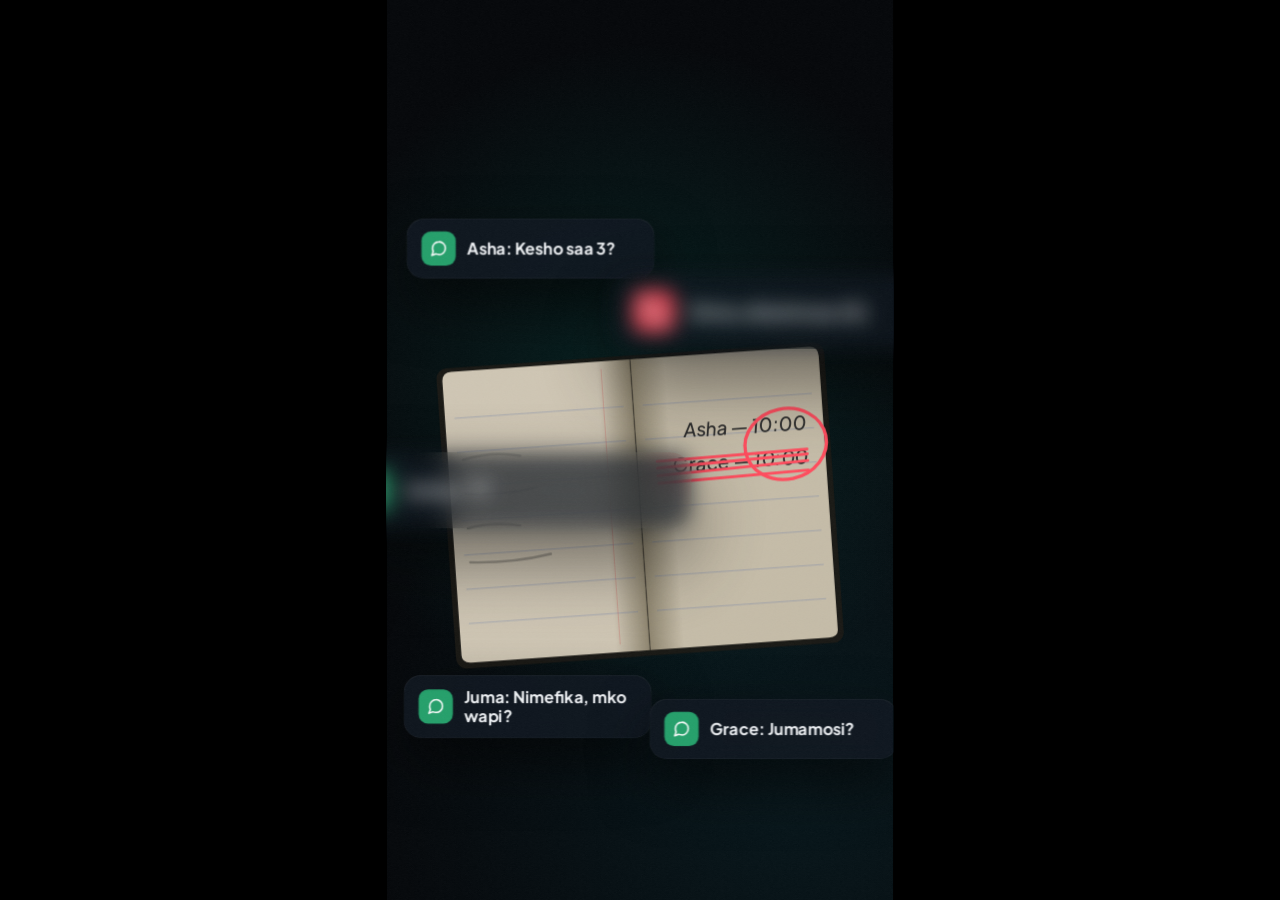
<file: bnd-ad/S04_booking_chaos.html>
<!doctype html>
<html lang="sw"><head><meta charset="utf-8"><meta name="viewport" content="width=device-width,initial-scale=1">
<title>B&D v9 · S04 · booking chaos</title>
<link rel="preconnect" href="https://fonts.googleapis.com"><link rel="preconnect" href="https://fonts.gstatic.com" crossorigin>
<link href="https://fonts.googleapis.com/css2?family=Plus+Jakarta+Sans:wght@500;600;700;800&family=Bodoni+Moda:ital,wght@0,700;1,500&display=swap" rel="stylesheet">
<style>
*{box-sizing:border-box;margin:0;padding:0}
html,body{width:100%;height:100%;background:#000;overflow:hidden}
body{font-family:"Plus Jakarta Sans","Avenir Next","Segoe UI",system-ui,sans-serif;-webkit-font-smoothing:antialiased;color:#F2F5F8}
#stage{position:absolute;left:50%;top:50%;width:1080px;height:1920px;margin:-960px 0 0 -540px;overflow:hidden;background:#05070A;transform-origin:50% 50%}
.L{position:absolute;left:0;top:0;width:1080px;height:1920px}
#bg{z-index:1}#bgf{z-index:2;pointer-events:none}#cam{z-index:3;transform-origin:540px 960px}
#fg{z-index:4;pointer-events:none;transform-origin:540px 960px}#grain{z-index:5;pointer-events:none}#dbg{z-index:9;pointer-events:none}
.abs{position:absolute}
.blob{position:absolute;width:700px;height:700px;border-radius:50%;filter:blur(80px);opacity:.5}
/* ---------- kinetic text ---------- */
.line{position:absolute;left:0;width:1080px;height:0;transform-origin:50% 50%}
.line .li{position:absolute;left:0;top:0;width:100%;text-align:center;transform:translateY(-50%)}
.line .lin{display:inline-flex;gap:.22em;white-space:nowrap;align-items:center;letter-spacing:-.03em;line-height:1}
.line .w{display:inline-block;position:relative}
.line .w.hp{padding:.06em .32em;margin:0 -.04em}
.line .wm{display:inline-block;overflow:hidden;padding:.1em .1em .22em;margin:-.1em -.1em -.22em;vertical-align:top;position:relative}
.line .wi{display:inline-block;will-change:transform}
.line .pb{position:absolute;left:0;top:-.02em;bottom:-.04em;width:100%;border-radius:999px;transform-origin:0 50%;transform:scaleX(0)}
/* ---------- logo ---------- */
.logo{display:inline-flex;align-items:center;font-family:"Bodoni Moda","Didot","Bodoni 72",Georgia,serif;letter-spacing:.02em;line-height:1;white-space:nowrap;position:relative}
.logo .lB,.logo .lD{display:inline-block;font-weight:700}
.logo .lA{display:inline-block;font-style:italic;font-weight:500;font-size:1.32em;margin:0 .1em 0 .06em;position:relative;top:.04em;background:linear-gradient(160deg,#FDE68A,#E2BF85 40%,#B7793E);-webkit-background-clip:text;background-clip:text;color:transparent;-webkit-text-fill-color:transparent}
.logo.dk .lB,.logo.dk .lD{color:#F6ECDC}.logo.br .lB,.logo.br .lD{color:#24164F}
.swc{position:absolute;left:-4%;right:-4%;top:-10%;bottom:-10%;overflow:hidden;pointer-events:none;-webkit-mask-image:linear-gradient(90deg,transparent,#000 10%,#000 90%,transparent),linear-gradient(180deg,transparent,#000 30%,#000 70%,transparent);-webkit-mask-composite:source-in;mask-image:linear-gradient(90deg,transparent,#000 10%,#000 90%,transparent),linear-gradient(180deg,transparent,#000 30%,#000 70%,transparent);mask-composite:intersect}
.swb{position:absolute;top:0;left:0;width:26%;height:100%;background:linear-gradient(90deg,rgba(255,255,255,0),rgba(255,255,255,1),rgba(255,255,255,0));transform:skewX(-20deg);mix-blend-mode:soft-light}
/* ---------- phone ---------- */
.ph3{position:absolute;left:0;top:0;width:1080px;height:1920px;perspective:2400px;perspective-origin:540px 960px;pointer-events:none}
.ph{position:absolute;left:240px;width:600px;height:1240px;border-radius:96px;padding:2px;background:linear-gradient(160deg,#3A3D48,#15161C);transform-origin:50% 50%}
.ph.dk{box-shadow:0 50px 120px rgba(0,0,0,.65),0 0 60px rgba(20,184,166,.12)}
.ph.br{box-shadow:0 40px 90px rgba(36,22,79,.18),0 12px 28px rgba(36,22,79,.10)}
.ph .phin{position:absolute;inset:2px;border-radius:94px;background:#0E0F14;box-shadow:inset 0 1px 0 rgba(255,255,255,.06)}
.ph .btn{position:absolute;width:6px;border-radius:3px;background:#2A2C35}
.ph .scr{position:absolute;left:18px;top:18px;width:564px;height:1204px;border-radius:80px;overflow:hidden;background:#fff}
.ph .isl{position:absolute;left:207px;top:26px;width:150px;height:44px;border-radius:22px;background:#000;z-index:30}
.ph .sb{position:absolute;left:0;top:0;width:564px;height:96px;z-index:29;font-weight:700;font-size:26px;line-height:26px}
.ph .sb .tm{position:absolute;left:52px;top:35px}
.ph .sb .ic{position:absolute;right:48px;top:35px;display:flex;gap:10px;align-items:center;height:26px}
.ph .glare{position:absolute;inset:0;z-index:31;pointer-events:none;background:linear-gradient(135deg,rgba(255,255,255,.08) 0%,rgba(255,255,255,0) 34%)}
.pg{position:absolute;left:0;top:0;width:564px;height:1204px;overflow:hidden}
/* ---------- tap ring ---------- */
.tap{position:absolute;left:0;top:0;width:0;height:0}
.tap .td{position:absolute;left:-45px;top:-45px;width:90px;height:90px;border-radius:50%}
.tap .tr{position:absolute;left:-45px;top:-45px;width:90px;height:90px;border-radius:50%;border:4px solid;opacity:0}
.tap.dk .td{background:rgba(255,255,255,.35)}.tap.dk .tr{border-color:rgba(255,255,255,.7)}
.tap.br .td{background:rgba(36,22,79,.18)}.tap.br .tr{border-color:rgba(36,22,79,.45)}
/* ---------- cards ---------- */
.nc{position:absolute;border-radius:36px;padding:26px 30px;display:flex;gap:24px;align-items:center;transform-origin:50% 50%}
.nc.dk{background:rgba(17,24,33,.86);border:1px solid rgba(255,255,255,.08);box-shadow:0 50px 120px rgba(0,0,0,.65),inset 0 1px 0 rgba(255,255,255,.06);backdrop-filter:blur(20px);color:#F2F5F8}
.nc.br{background:rgba(255,255,255,.88);border:1px solid #fff;box-shadow:0 40px 90px rgba(36,22,79,.18),0 12px 28px rgba(36,22,79,.10);backdrop-filter:blur(20px);color:#24164F}
.nc .ni{width:72px;height:72px;border-radius:20px;flex:none;display:flex;align-items:center;justify-content:center;position:relative}
.nc .nt{font-size:34px;font-weight:700;line-height:1.15}
.nc .nb{font-size:30px;font-weight:500;line-height:1.2;opacity:.8}
.nc .nm{font-size:24px;font-weight:500;opacity:.55;margin-left:auto;align-self:flex-start;white-space:nowrap}
.nc .ping{position:absolute;inset:0;border-radius:20px;border:3px solid;opacity:0}
.fl{position:absolute;inset:0;border-radius:inherit;box-shadow:inset 0 0 44px 8px rgba(255,255,255,.95);opacity:0;pointer-events:none}
.pill{display:inline-flex;align-items:center;justify-content:center;white-space:nowrap;border-radius:999px;font-weight:700}
.ico{display:inline-block;vertical-align:middle;flex:none}
.tab{font-variant-numeric:tabular-nums}
.noteRow{font-style:italic;font-weight:500;color:#2A2A2A;white-space:nowrap}


</style></head><body>
<div id="stage"><div id="bg" class="L"></div><div id="bgf" class="L"></div><div id="cam" class="L"></div><div id="fg" class="L"></div><div id="grain" class="L"></div><div id="dbg" class="L"></div></div>
<script>
/* ===== TIMINGS (edit these numbers to retime a beat) ===== */
const T={enter:0.00,pile:0.20,clash:0.70,slideCut:1.20,commission:1.50,kinetic:1.90,exit:3.10,end:3.50};
const D={enter:0.25,notif:0.45,stag:0.15,circle:0.30,slide:0.30,count:0.90,exitD:0.40};
const SFX=[{t:0.20,name:"notif"},{t:0.35,name:"notif"},{t:0.50,name:"notif"},{t:0.65,name:"notif"},{t:0.80,name:"notif"},{t:0.70,name:"scribble"},{t:1.20,name:"slide"},{t:1.70,name:"cut"},{t:1.75,name:"coin-drain"},{t:1.90,name:"hit"}];
/* ============================ CORE (shared engine) ============================ */
const clamp=(x,a=0,b=1)=>Math.min(b,Math.max(a,x));
const lerp=(a,b,p)=>a+(b-a)*p;
function bez(x1,y1,x2,y2){ // cubic-bezier(x1,y1,x2,y2) → easing function
  const cx=3*x1,bx=3*(x2-x1)-cx,ax=1-cx-bx,cy=3*y1,by=3*(y2-y1)-cy,ay=1-cy-by;
  const sx=t=>((ax*t+bx)*t+cx)*t, sy=t=>((ay*t+by)*t+cy)*t, dsx=t=>(3*ax*t+2*bx)*t+cx;
  return x=>{ if(x<=0)return 0; if(x>=1)return 1; let t=x;
    for(let i=0;i<8;i++){ const d=sx(t)-x; if(Math.abs(d)<1e-5)break; t-=d/(dsx(t)||1e-6); }
    return sy(clamp(t)); };
}
const E={ out:bez(.16,1,.3,1), pop:bez(.34,1.56,.64,1), inOut:bez(.65,0,.35,1),
          snap:bez(.7,0,.2,1), soft:bez(.33,0,.67,1), in:bez(.55,0,1,.45), pop2:bez(.3,2.1,.55,1), lin:x=>x };
// eased progress of a move that starts at s and lasts d seconds
const P=(t,s,d,ease=E.out)=>ease(clamp((t-s)/d));

/* ---------- misc helpers ---------- */
const Q=new URLSearchParams(location.search);
const DEBUG=Q.get('debug')==='1';
function mulberry32(a){return function(){a|=0;a=a+0x6D2B79F5|0;let t=Math.imul(a^a>>>15,1|a);t=t+Math.imul(t^t>>>7,61|t)^t;return((t^t>>>14)>>>0)/4294967296;}}
const RND=mulberry32(7);               // seeded, computed ONCE at load
const $=id=>document.getElementById(id);
function h(html){const d=document.createElement('div');d.innerHTML=html.trim();return d.firstElementChild;}
function add(parent,html){const d=document.createElement('div');d.innerHTML=html.trim();const f=d.firstElementChild;while(d.firstChild)parent.appendChild(d.firstChild);return f;} // appends ALL root nodes, returns the first element
const fmt=n=>Math.round(n).toString().replace(/\B(?=(\d{3})+(?!\d))/g,',');
const typed=(s,t,start,cps)=>s.slice(0,clamp(Math.floor((t-start)*cps),0,s.length));
const caret=t=>(Math.floor(t*2.2)%2===0);
const sin=(t,period,ph=0)=>Math.sin((t/period+ph)*Math.PI*2);
/* transform+opacity+filter setter. x,y,z px · s,sx,sy scale · r(z) rx ry deg · o opacity · b blur px · br brightness */
function tf(e,o){
  let t='';
  if(o.x||o.y||o.z)t+=`translate3d(${(o.x||0).toFixed(2)}px,${(o.y||0).toFixed(2)}px,${(o.z||0).toFixed(2)}px) `;
  if(o.rx)t+=`rotateX(${o.rx.toFixed(3)}deg) `;
  if(o.ry)t+=`rotateY(${o.ry.toFixed(3)}deg) `;
  if(o.r)t+=`rotate(${o.r.toFixed(3)}deg) `;
  if(o.skx)t+=`skewX(${o.skx}deg) `;
  if(o.s!==undefined&&o.sx===undefined&&o.sy===undefined)t+=`scale(${o.s.toFixed(4)}) `;
  else if(o.sx!==undefined||o.sy!==undefined)t+=`scale(${(o.sx??o.s??1).toFixed(4)},${(o.sy??o.s??1).toFixed(4)}) `;
  e.style.transform=t||'none';
  if(o.o!==undefined)e.style.opacity=clamp(o.o).toFixed(3);
  let f='';
  if(o.b)f+=`blur(${o.b.toFixed(2)}px) `;
  if(o.br!==undefined&&o.br!==1)f+=`brightness(${o.br}) `;
  e.style.filter=f||'none';
}
/* stroke-draw helper for paths with pathLength=1 (hides the round-cap dot before the draw starts) */
function draw(e,p){e.style.strokeDasharray='1';e.style.strokeDashoffset=(1-p).toFixed(4);e.style.opacity=p>.001?1:0;}
const vis=(e,on)=>{e.style.visibility=on?'visible':'hidden';};

/* ---------- palette ---------- */
const C={ dbg:'#05070A',dbg2:'#0B1016',dpanel:'#111821',dpanel2:'#18212C',dtext:'#F2F5F8',dmuted:'#8A97A6',teal:'#14B8A6',cyan:'#22D3EE',pain:'#FF4D5E',amber:'#F5B544',
  lilac:'#E9E3FF',lilac2:'#D6CBFF',peach:'#FFE4D6',peach2:'#FFC9B0',blue:'#DCEBFF',ink:'#24164F',navy:'#1B1F4B',violet:'#6C4CF5',coral:'#FF8A65',success:'#22C55E',muted:'#6B6890' };
const PILLS={teal:['#14B8A6','#041014'],pain:['#FF4D5E','#ffffff'],amber:['#F5B544','#1A1200'],violet:['#6C4CF5','#ffffff'],peach:['#FFC9B0','#24164F'],success:['#22C55E','#ffffff'],coral:['#FF8A65','#ffffff']};
const DARK_WASH='radial-gradient(circle at 50% 42%,rgba(20,184,166,0.14),transparent 58%),radial-gradient(circle at 80% 85%,rgba(34,211,238,0.08),transparent 50%)';
const BRIGHT_BG='radial-gradient(circle at 18% 16%,#DCEBFF 0%,transparent 42%),radial-gradient(circle at 85% 80%,#FFC9B0 0%,transparent 45%),linear-gradient(160deg,#E9E3FF 0%,#F4EEFF 45%,#FFE4D6 100%)';

/* ---------- glyph icons (24-grid strokes) + glossy 3D-style tiles ---------- */
const G={
 search:'<circle cx="11" cy="11" r="7"/><path d="M20 20l-4-4"/>',
 phone:'<path d="M22 16.92v3a2 2 0 0 1-2.18 2 19.79 19.79 0 0 1-8.63-3.07 19.5 19.5 0 0 1-6-6 19.79 19.79 0 0 1-3.07-8.67A2 2 0 0 1 4.11 2h3a2 2 0 0 1 2 1.72 12.84 12.84 0 0 0 .7 2.81 2 2 0 0 1-.45 2.11L8.09 9.91a16 16 0 0 0 6 6l1.27-1.27a2 2 0 0 1 2.11-.45 12.84 12.84 0 0 0 2.81.7A2 2 0 0 1 22 16.92z"/>',
 calendar:'<rect x="3" y="4" width="18" height="18" rx="3"/><path d="M16 2v4M8 2v4M3 10h18"/>',
 globe:'<circle cx="12" cy="12" r="10"/><path d="M2 12h20"/><path d="M12 2a15.3 15.3 0 0 1 4 10 15.3 15.3 0 0 1-4 10 15.3 15.3 0 0 1-4-10 15.3 15.3 0 0 1 4-10z"/>',
 bell:'<path d="M6 8a6 6 0 0 1 12 0c0 7 3 9 3 9H3s3-2 3-9"/><path d="M10.3 21a1.94 1.94 0 0 0 3.4 0"/>',
 chart:'<path d="M3 3v18h18"/><path d="M8 16v-3M13 16V8M18 16v-6"/>',
 window:'<rect x="2" y="4" width="20" height="16" rx="3"/><path d="M2 9h20"/>',
 mobile:'<rect x="6" y="2" width="12" height="20" rx="3"/><path d="M11 18h2"/>',
 check:'<path d="M5 13l4 4L19 7"/>',
 star:'<polygon points="12 2 15.09 8.26 22 9.27 17 14.14 18.18 21.02 12 17.77 5.82 21.02 7 14.14 2 9.27 8.91 8.26 12 2"/>',
 pin:'<path d="M20 10c0 6-8 12-8 12S4 16 4 10a8 8 0 0 1 16 0z"/><circle cx="12" cy="10" r="3"/>',
 clock:'<circle cx="12" cy="12" r="10"/><path d="M12 6v6l4 2"/>',
 download:'<path d="M21 15v4a2 2 0 0 1-2 2H5a2 2 0 0 1-2-2v-4M7 10l5 5 5-5M12 15V3"/>',
 send:'<path d="M22 2L11 13"/><path d="M22 2l-7 20-4-9-9-4 20-7z"/>',
 back:'<path d="M19 12H5M12 19l-7-7 7-7"/>',
 chat:'<path d="M21 11.5a8.4 8.4 0 0 1-9 8.4 8.5 8.5 0 0 1-3.8-.9L3 21l1.9-5.1A8.4 8.4 0 0 1 3.9 11.5 8.5 8.5 0 0 1 12.4 3 8.4 8.4 0 0 1 21 11.5z"/>',
 box:'<path d="M21 8l-9-5-9 5v8l9 5 9-5z"/><path d="M3 8l9 5 9-5M12 13v8"/>',
 cart:'<circle cx="9" cy="20" r="1.5"/><circle cx="18" cy="20" r="1.5"/><path d="M2 3h3l3 12h11l2-8H6"/>',
 home:'<path d="M3 11l9-8 9 8"/><path d="M5 10v10h14V10"/><path d="M10 20v-6h4v6"/>',
 list:'<path d="M8 6h13M8 12h13M8 18h13"/><circle cx="3.5" cy="6" r="1"/><circle cx="3.5" cy="12" r="1"/><circle cx="3.5" cy="18" r="1"/>',
 user:'<circle cx="12" cy="8" r="4"/><path d="M4 21a8 8 0 0 1 16 0"/>',
 x:'<path d="M6 6l12 12M18 6L6 18"/>',
 sparkle:'<path d="M12 3l2 6 6 2-6 2-2 6-2-6-6-2 6-2z"/>',
 tag:'<path d="M20 12l-8 8-9-9V3h8z"/><circle cx="7.5" cy="7.5" r="1.5"/>',
 truck:'<path d="M1 4h13v12H1zM14 8h5l4 4v4h-9"/><circle cx="6" cy="18" r="2"/><circle cx="18" cy="18" r="2"/>',
 grad:'<path d="M2 9l10-5 10 5-10 5z"/><path d="M6 11v5c2 2 10 2 12 0v-5"/>',
 bed:'<path d="M3 18V6M3 14h18v4M21 14v-3a3 3 0 0 0-3-3h-7v6"/><circle cx="7" cy="11" r="1.5"/>',
};
function ico(name,size=32,color='currentColor',sw=2){return `<svg class="ico" width="${size}" height="${size}" viewBox="0 0 24 24" fill="none" stroke="${color}" stroke-width="${sw}" stroke-linecap="round" stroke-linejoin="round">${G[name]||''}</svg>`;}
let _gid=0;
function gloss(name,c1,c2,size=160,glyph=true){ // glossy rounded-square 3D-feel tile
  const id='g'+(_gid++);
  return `<svg class="ico" width="${size}" height="${size}" viewBox="0 0 100 100" style="overflow:visible;filter:drop-shadow(0 14px 16px rgba(36,22,79,.26))"><defs>
  <linearGradient id="${id}a" x1="0" y1="0" x2=".35" y2="1"><stop offset="0" stop-color="${c1}"/><stop offset="1" stop-color="${c2}"/></linearGradient>
  <linearGradient id="${id}b" x1="0" y1="0" x2="0" y2="1"><stop offset=".55" stop-color="#000" stop-opacity="0"/><stop offset="1" stop-color="#000" stop-opacity=".22"/></linearGradient>
  <radialGradient id="${id}h" cx=".28" cy=".05" r=".9"><stop offset="0" stop-color="#fff" stop-opacity=".7"/><stop offset=".6" stop-color="#fff" stop-opacity=".05"/><stop offset="1" stop-color="#fff" stop-opacity="0"/></radialGradient></defs>
  <rect x="4" y="4" width="92" height="92" rx="29" fill="url(#${id}a)"/><rect x="4" y="4" width="92" height="92" rx="29" fill="url(#${id}b)"/>
  <rect x="4" y="4" width="92" height="50" rx="29" fill="url(#${id}h)"/><rect x="4.5" y="4.5" width="91" height="91" rx="28.5" fill="none" stroke="#fff" stroke-opacity=".5"/>
  ${glyph?`<g transform="translate(24,25) scale(2.1)" stroke="#fff" stroke-width="2.1" fill="none" stroke-linecap="round" stroke-linejoin="round" style="filter:drop-shadow(0 1px 1px rgba(0,0,0,.25))">${G[name]||''}</g>`:''}</svg>`;
}
/* ---------- logo ---------- */
function logoHTML(size,tone){return `<span class="logo ${tone==='dk'?'dk':'br'}" style="font-size:${size}px"><span class="lB">B</span><span class="lA">&amp;</span><span class="lD">D</span></span>`;}
function logoSweep(logoEl,t,s,d=.35){ // light sweep across a .logo (needs .swc>.swb inside)
  const b=logoEl.querySelector('.swb'); if(!b)return; const p=P(t,s,d,E.inOut);
  b.style.transform=`translateX(${lerp(-60,420,p)*1}%) skewX(-20deg)`; b.style.opacity=(t>=s&&t<=s+d)?1:0;
}
function mkLogo(parent,size,tone,style=''){
  const wrap=add(parent,`<div class="abs" style="${style}">${logoHTML(size,tone)}<div class="swc"><div class="swb"></div></div></div>`);
  return {wrap,logo:wrap.querySelector('.logo'),B:wrap.querySelector('.lB'),A:wrap.querySelector('.lA'),D:wrap.querySelector('.lD')};
}
function offsetIn(el,anc){let x=0,y=0;while(el&&el!==anc){x+=el.offsetLeft;y+=el.offsetTop;el=el.offsetParent;}return{x,y};}

/* ---------- kinetic text: word by word with masks + pills ---------- */
const _fitters=[];
function mkLine(parent,o){
  // o: {y, size, weight=800, color, words:[str | {t,pill}], maxW=960, theme}
  const wrap=add(parent,`<div class="line" style="top:${o.y}px"><div class="li" style="font-size:${o.size}px;font-weight:${o.weight||800};color:${o.color||'#fff'}"><div class="lin"></div></div></div>`);
  const lin=wrap.querySelector('.lin'), words=[];
  for(const wd of o.words){
    const t=typeof wd==='string'?wd:wd.t, pill=typeof wd==='string'?null:wd.pill, fs=typeof wd==='string'?1:(wd.fs||1);
    const w=add(lin,`<span class="w${pill?' hp':''}" style="font-size:${fs}em">${pill?'<span class="pb"></span>':''}<span class="wm"><span class="wi">${t}</span></span></span>`);
    const pb=w.querySelector('.pb'),wi=w.querySelector('.wi');
    if(pill){const pc=PILLS[pill];pb.style.background=pc[0];wi.style.color=pc[1];}
    words.push({w,wi,pb,pill,wm:w.querySelector('.wm')});
  }
  const L={wrap,words,y:o.y,size:o.size,li:wrap.querySelector('.li'),lin};
  _fitters.push(()=>{wrap.querySelector('.li').style.fontSize=o.size+'px';const w=lin.offsetWidth;const mx=o.maxW||960;if(w>mx)wrap.querySelector('.li').style.fontSize=(o.size*mx/w).toFixed(2)+'px';});
  return L;
}
/* renders a line at time t. s = start of first word; opts:{stag=.07, starts:[..], ex (exit start), exD, dy} */
function renderLine(L,t,s,opts={}){
  const stag=opts.stag??.07,dur=.32;
  L.words.forEach((W,i)=>{
    const ws=opts.starts?opts.starts[i]:s+i*stag;
    const ts=W.pill?ws+.08:ws;
    const p=P(t,ts,dur,E.pop), op=clamp((t-ts)/(dur*.4));
    W.wi.style.transform=`translateY(${((1-p)*60).toFixed(2)}%) scale(${lerp(.86,1,p).toFixed(4)})`;
    W.wi.style.opacity=op.toFixed(3);
    if(W.pb)W.pb.style.transform=`scaleX(${P(t,ws,.30,E.out).toFixed(4)})`;
  });
  let y=opts.dy||0,o=1,b=0;
  if(opts.ex!==undefined){const p=P(t,opts.ex,opts.exD||.28,E.in);y+=-.3*L.size*p;o=1-p;b=8*p;}
  tf(L.wrap,{y,o,b});
}
function lineEnd(L,s,opts={}){return s+(L.words.length-1)*(opts.stag??.07)+.4;}

/* ---------- background layers ---------- */
function mkBright(parent){
  const root=add(parent,`<div class="L" style="background:${BRIGHT_BG}"></div>`);
  const bl=[['#D6CBFF',-140,180,1,0],['#FFC9B0',520,1240,2,.25],['#DCEBFF',420,-120,1,.5]].map(([c,x,y,k,ph])=>{const b=add(root,`<div class="blob" style="background:${c};left:${x}px;top:${y}px"></div>`);return{b,x,y,k,ph};});
  return {root,render(t,dur){bl.forEach((B,i)=>{const a=36;const dx=a*sin(t,dur/B.k,0),dy=a*Math.sin(2*Math.PI*B.k*t/dur+B.ph*6.28)-a*Math.sin(B.ph*6.28);B.b.style.transform=`translate(${dx.toFixed(2)}px,${dy.toFixed(2)}px)`;});}};
}
function mkDark(parent){
  const root=add(parent,`<div class="L" style="background:${DARK_WASH},#05070A"></div>`);
  return {root};
}
const GRAIN="url(\"data:image/svg+xml;utf8,<svg xmlns='http://www.w3.org/2000/svg' width='300' height='300'><filter id='n'><feTurbulence type='fractalNoise' baseFrequency='0.9' numOctaves='2' seed='7' stitchTiles='stitch'/><feColorMatrix type='saturate' values='0'/></filter><rect width='300' height='300' filter='url(%23n)'/></svg>\")";

/* ---------- phone mockup (Bible F) ---------- */
function mkPhone(parent,o){
  // o:{cy, theme:'dk'|'br', ink, bg, z}
  const root=add(parent,`<div class="ph3" ${o.z?`style="z-index:${o.z}"`:''}></div>`);
  const ink=o.ink||(o.theme==='dk'?'#F2F5F8':'#24164F');
  const body=add(root,`<div class="ph ${o.theme}" style="top:${o.cy-620}px"><div class="phin"></div>
    <i class="btn" style="left:-4px;top:210px;height:70px"></i><i class="btn" style="left:-4px;top:310px;height:110px"></i><i class="btn" style="right:-4px;top:290px;height:150px"></i>
    <div class="scr" style="background:${o.bg||'#fff'}"><div class="pgs"></div>
      <div class="sb" style="color:${ink}"><span class="tm">09:41</span><span class="ic">
        <svg width="34" height="22" viewBox="0 0 34 22" fill="${ink}"><rect x="0" y="14" width="6" height="8" rx="1.5"/><rect x="9" y="9" width="6" height="13" rx="1.5"/><rect x="18" y="4" width="6" height="18" rx="1.5"/><rect x="27" y="0" width="6" height="22" rx="1.5"/></svg>
        <svg width="30" height="22" viewBox="0 0 30 22" fill="none" stroke="${ink}" stroke-width="3" stroke-linecap="round"><path d="M3 8a17 17 0 0 1 24 0"/><path d="M8 13a10 10 0 0 1 14 0"/><circle cx="15" cy="18" r="1.6" fill="${ink}"/></svg>
        <svg width="46" height="22" viewBox="0 0 46 22" fill="none"><rect x="1" y="1" width="38" height="20" rx="6" stroke="${ink}" stroke-opacity=".5" stroke-width="2"/><rect x="4" y="4" width="28" height="14" rx="3.5" fill="${ink}"/><rect x="41" y="7" width="3.5" height="8" rx="1.7" fill="${ink}" fill-opacity=".5"/></svg></span></div>
      <div class="isl"></div><div class="glare"></div></div></div>`);
  const scr=body.querySelector('.scr'), pgs=body.querySelector('.pgs');
  const S={root,body,scr,pgs,cy:o.cy,st:{x:0,y:0,s:1,rx:0,ry:0,rz:0},
    apply(st){S.st=Object.assign({x:0,y:0,s:1,rx:0,ry:0,rz:0},st);const a=S.st;
      body.style.transform=`translate3d(${a.x}px,${a.y}px,0) rotateX(${a.rx}deg) rotateY(${a.ry}deg) rotateZ(${a.rz}deg) scale(${a.s})`;
      root.style.opacity=a.o===undefined?1:clamp(a.o);
      body.style.filter=a.b?`blur(${a.b}px)`:'none';},
    // map a point on the screen (0..564, 0..1204) to stage px under the current transform + 2400 perspective
    proj(sx,sy){return projectPhone(S.st,S.cy,sx-282,sy-602+0);},
    projBody(bx,by){return projectPhone(S.st,S.cy,bx-300,by-620);}};
  return S;
}
function projectPhone(st,cy,px,py){
  const rx=st.rx*Math.PI/180,ry=st.ry*Math.PI/180,rz=st.rz*Math.PI/180;
  let x=px*st.s,y=py*st.s,z=0,t;
  t=x*Math.cos(rz)-y*Math.sin(rz);y=x*Math.sin(rz)+y*Math.cos(rz);x=t;                 // rotateZ
  t=x*Math.cos(ry)+z*Math.sin(ry);z=-x*Math.sin(ry)+z*Math.cos(ry);x=t;                 // rotateY
  t=y*Math.cos(rx)-z*Math.sin(rx);z=y*Math.sin(rx)+z*Math.cos(rx);y=t;                  // rotateX
  const X=540+st.x+x, Y=cy+st.y+y, d=2400, k=d/(d-z);
  return {x:540+(X-540)*k, y:960+(Y-960)*k, k};
}

/* ---------- finger-tap ring (Bible E6) ---------- */
function mkTap(parent,theme){return add(parent,`<div class="tap ${theme}"><div class="tr"></div><div class="td"></div></div>`);}
function tapRender(tap,t,pos,presses,o=1){
  // pos {x,y}; presses [times]
  let sc=1,rp=0,ro=0;
  for(const pt of presses){const dt=t-pt;if(dt<0)continue;
    if(dt<.12)sc=1-.18*E.out(dt/.12);else if(dt<.30)sc=.82+.18*E.pop((dt-.12)/.18);
    if(dt<.45){rp=lerp(.6,1.8,E.out(dt/.45));ro=lerp(.6,0,E.out(dt/.45));}}
  tap.style.transform=`translate(${pos.x.toFixed(2)}px,${pos.y.toFixed(2)}px)`;tap.style.opacity=o;
  tap.firstChild.style.transform=`scale(${rp})`;tap.firstChild.style.opacity=ro;tap.lastChild.style.transform=`scale(${sc})`;
}
/* button squash 1→.94→1 after a tap */
function squash(t,pt){const dt=t-pt;if(dt<0||dt>.4)return 1;if(dt<.1)return lerp(1,.94,E.out(dt/.1));return lerp(.94,1,E.pop((dt-.1)/.3));}

/* ---------- notification card (Bible I) ---------- */
function ncardHTML(o){ // {theme, icon(html), title, body, time, w, x, y}
  return `<div class="nc ${o.theme}" style="width:${o.w}px;${o.style||''}"><div class="ni" style="background:${o.iconBg||'#25A06B'}">${o.icon||ico('chat',38,'#fff')}<i class="ping" style="border-color:${o.pingColor||'#25A06B'}"></i></div>
   <div style="min-width:0"><div class="nt">${o.title}</div><div class="nb">${o.body||''}</div></div>${o.time?`<div class="nm">${o.time}</div>`:''}<i class="fl"></i></div>`;
}
function cardPop(card,t,s,base={}){ // overshoot pop + flash + ping, returns progress 0..1 for visibility
  const p=P(t,s,.45,E.pop2), sc=lerp(.85,1,p), op=clamp((t-s)/.12);
  const fl=card.querySelector('.fl'),pg=card.querySelector('.ping');
  if(fl)fl.style.opacity=(.3*(1-clamp((t-s)/.2))*(t>=s?1:0)).toFixed(3);
  if(pg){const q=clamp((t-s)/.5);pg.style.transform=`scale(${lerp(1,1.6,E.out(q))})`;pg.style.opacity=t>=s?(lerp(.5,0,q)).toFixed(3):0;}
  return {y:(1-P(t,s,.45,E.pop))*50+(base.y||0),s:sc*(base.s||1),o:op*(base.o===undefined?1:base.o)};
}

/* ---------- floating DOF helper ---------- */
function bob(t,seed,ampx=10,ampy=14,per=3.2){return {x:ampx*Math.sin(2*Math.PI*(t/per+seed*.37)),y:ampy*Math.sin(2*Math.PI*(t/(per*1.17)+seed*.61)),r:3*Math.sin(2*Math.PI*(t/(per*1.4)+seed*.23))};}
function mkFloat(parent,html,x,y,w,h_,style=''){return add(parent,`<div class="abs" style="left:${x-w/2}px;top:${y-h_/2}px;width:${w}px;height:${h_}px;display:flex;align-items:center;justify-content:center;${style}">${html}</div>`);}

/* ============================ BOOT / TRANSPORT ============================ */
function boot(cfg){
  const dur=cfg.duration;
  const stage=$('stage'),bgL=$('bg'),bgf=$('bgf'),cam=$('cam'),fg=$('fg'),grain=$('grain'),dbg=$('dbg');
  const ctx={stage,bg:bgL,bgf,cam,fg,grain,dur,T:cfg.T};
  function fit(){const k=Math.min(innerWidth/1080,innerHeight/1920);stage.style.transform=`scale(${k})`;ctx.k=k;}
  addEventListener('resize',fit);fit();
  grain.style.cssText+=`;background-image:${GRAIN};background-size:300px 300px;opacity:${cfg.grain??.04}`;
  if(cfg.bg==='bright'){ctx.bright=mkBright(bgL);}else if(cfg.bg==='dark'){ctx.dark=mkDark(bgL);}
  cfg.build(ctx);
  // debug overlay
  let dbgT=null,dbgB=null;
  if(DEBUG){
    dbg.innerHTML=`<div class="abs" style="left:60px;top:0;width:1px;height:1920px;background:rgba(255,0,0,.55)"></div><div class="abs" style="left:1020px;top:0;width:1px;height:1920px;background:rgba(255,0,0,.55)"></div>
    <div class="abs" style="left:0;top:250px;width:1080px;height:1px;background:rgba(255,0,0,.55)"></div><div class="abs" style="left:0;top:1570px;width:1080px;height:1px;background:rgba(255,0,0,.55)"></div>
    <div id="dbgbox" class="abs" style="left:70px;top:90px;padding:10px 16px;background:rgba(0,0,0,.7);color:#7CFF9C;font:600 28px/1.2 ui-monospace,Menlo,monospace;border-radius:10px"></div>`;
    dbgT=$('dbgbox');
  }
  const labels=Object.entries(cfg.T).filter(([k,v])=>typeof v==='number').sort((a,b)=>a[1]-b[1]);
  window.__duration=dur;
  window.__labels=Object.assign({},cfg.T);
  window.__sfx=cfg.sfx||[];
  let cur=0,playing=false,last=0;const loop=Q.get('loop')!=='0';
  function render(t){
    const p=E.soft(clamp(t/dur));
    // constant slow push-in 1.00→1.06 with ±6px sine micro-drift (zero at both ends)
    const extra=cfg.camExtra?cfg.camExtra(t):{};
    const dy=6*Math.sin(2*Math.PI*t/dur*2);
    const rx=extra.rx||0, cs=(cfg.noPush?1:1+.06*p)*(extra.s||1);
    cam.style.transform=`perspective(2400px) rotateX(${rx}deg) translate3d(${(extra.x||0)}px,${dy+(extra.y||0)}px,0) scale(${cs.toFixed(5)})`;
    fg.style.transform=`translate3d(0,${(dy*1.5).toFixed(2)}px,0) scale(${(1+.09*p).toFixed(5)})`;
    bgf.style.transform=`translate3d(0,${(dy*.5).toFixed(2)}px,0) scale(${(1+.03*p).toFixed(5)})`;
    if(ctx.bright)ctx.bright.render(t,dur);
    cfg.render(t,ctx,p);
    if(dbgT){let lb='';for(const [k,v] of labels)if(v<=t+1e-6)lb=k;dbgT.textContent=`t=${t.toFixed(2)}  ${lb}`;}
  }
  function frame(now){if(!playing)return;cur+=(now-last)/1000;last=now;
    if(cur>=dur){if(loop)cur=cur%dur;else{cur=dur;playing=false;}}
    render(cur);if(playing)requestAnimationFrame(frame);}
  window.__pause=()=>{playing=false;};
  window.__play=()=>{if(playing)return;if(cur>=dur)cur=0;playing=true;last=performance.now();requestAnimationFrame(frame);};
  window.__seek=t=>{window.__pause();cur=clamp(t,0,dur);render(cur);};
  addEventListener('keydown',e=>{
    if(e.code==='Space'){e.preventDefault();playing?window.__pause():window.__play();}
    else if(e.code==='ArrowRight'){window.__seek(cur+1/30);}
    else if(e.code==='ArrowLeft'){window.__seek(cur-1/30);}
  });
  render(0);
  const fams=cfg.fonts||['800 100px "Plus Jakarta Sans"','700 100px "Plus Jakarta Sans"','600 100px "Plus Jakarta Sans"','500 100px "Plus Jakarta Sans"','700 100px "Bodoni Moda"','italic 500 100px "Bodoni Moda"'];
  const loads=fams.map(f=>document.fonts.load(f,'Aa&Bb').catch(()=>{}));
  Promise.race([Promise.allSettled(loads).then(()=>document.fonts.ready),new Promise(r=>setTimeout(r,5000))]).then(()=>{
    _fitters.forEach(f=>f());if(cfg.afterFonts)cfg.afterFonts(ctx);
    const tt=Q.get('t');
    if(tt!==null){window.__seek(parseFloat(tt));}else{render(0);}
    window.__ready=true;
    if(tt===null)window.__play();
  });
}

/* ---- MOD: desk objects (open notebook, calculator, pen) as inline SVG. Shared by S04, S05, S10 ---- */
function notebookOpen(w,h,o={}){
  const pg=o.page||'#CFC6B4',pg2=o.page2||'#C5BCA8',m=w/2,line=o.line||'rgba(70,100,170,.28)',cover=o.cover||'#1c1a16';
  let ls='';for(let y=o.y0||112;y<h-40;y+=(o.step||72)){ls+=`<line x1="34" y1="${y}" x2="${m-20}" y2="${y}" stroke="${line}" stroke-width="2"/><line x1="${m+20}" y1="${y}" x2="${w-34}" y2="${y}" stroke="${line}" stroke-width="2"/>`;}
  return `<svg class="abs" style="left:0;top:0" width="${w}" height="${h}" viewBox="0 0 ${w} ${h}"><defs>
   <linearGradient id="nbL${w}" x1="0" x2="1"><stop offset="0" stop-color="${pg}"/><stop offset=".82" stop-color="${pg}"/><stop offset="1" stop-color="#8f8670"/></linearGradient>
   <linearGradient id="nbR${w}" x1="1" x2="0"><stop offset="0" stop-color="${pg2}"/><stop offset=".82" stop-color="${pg2}"/><stop offset="1" stop-color="#8f8670"/></linearGradient></defs>
   <rect x="2" y="6" width="${w-4}" height="${h-8}" rx="22" fill="${cover}" opacity=".9"/>
   <path d="M${m} 14H34Q14 14 14 34V${h-30}Q14 ${h-14} 34 ${h-14}H${m}Z" fill="url(#nbL${w})"/><path d="M${m} 14H${w-34}Q${w-14} 14 ${w-14} 34V${h-30}Q${w-14} ${h-14} ${w-34} ${h-14}H${m}Z" fill="url(#nbR${w})"/>
   ${ls}<line x1="${m}" y1="14" x2="${m}" y2="${h-14}" stroke="rgba(0,0,0,.35)" stroke-width="3"/>
   <line x1="${m-62}" y1="30" x2="${m-62}" y2="${h-30}" stroke="rgba(200,70,70,.28)" stroke-width="2"/></svg>`;
}
function calculatorSVG(w,h,keyTone,o={}){
  let k='';const cols=4,rows=5,kw=(w-64)/cols,top=170;
  for(let r=0;r<rows;r++)for(let c=0;c<cols;c++){const x=32+c*kw+6,y=top+r*((h-top-34)/rows)+6;const acc=c===3;
    k+=`<rect x="${x}" y="${y}" width="${kw-12}" height="${(h-top-34)/rows-12}" rx="14" fill="${acc?(keyTone||'#F5B544'):(o.key||'#2C3644')}" opacity="${acc?.85:1}"/>`;}
  return `<svg class="abs" style="left:0;top:0" width="${w}" height="${h}" viewBox="0 0 ${w} ${h}"><rect width="${w}" height="${h}" rx="36" fill="${o.body||'#1C232D'}" stroke="${o.stroke||'rgba(255,255,255,.08)'}" stroke-width="2"/><rect x="26" y="28" width="${w-52}" height="112" rx="14" fill="${o.lcd||'#9FB8A8'}"/>${k}</svg>`;
}
function penSVG(len){return `<svg class="abs" style="left:0;top:0" width="${len}" height="30" viewBox="0 0 ${len} 30"><rect x="0" y="6" width="${len-40}" height="18" rx="9" fill="#2B3F6B"/><rect x="${len-60}" y="6" width="26" height="18" fill="#C9A46A"/><path d="M${len-40} 6L${len} 15L${len-40} 24Z" fill="#E8DEC4"/><path d="M${len-12} 12.5L${len} 15L${len-12} 17.5Z" fill="#222"/></svg>`;}

/* ===== SCENE ===== */
/* SCENE 04 — PROBLEM C: BOOKING CHAOS + COMMISSION (dark) */
const BUB=[ // text, side, x, y, depth
 {t:'Asha: Kesho saa 3?',x:50,y:470,fg:0,s:0},{t:'Simu ulizokosa (5)',x:560,y:620,fg:1,s:1,miss:1},{t:'Juma: Nimefika, mko wapi?',x:44,y:1440,fg:0,s:2},
 {t:'Grace: Jumamosi?',x:560,y:1480,fg:0,s:3},{t:'Asha: ??',x:-30,y:1000,fg:1,s:4}];
let gA,gB,nb,circ,scrib,bubs=[],card,pill,priceEl,slice,amt,coins=[],l1,l2,fgA;
boot({duration:T.end,T,sfx:SFX,bg:'dark',grain:.04,
 build(ctx){
  gA=add(ctx.cam,'<div class="L"></div>');gB=add(ctx.cam,'<div class="L"></div>');fgA=add(ctx.fg,'<div class="L"></div>');
  // notebook (top-down, rotated -4°) with two clashing 10:00 rows
  nb=add(gA,`<div class="abs" style="left:130px;top:760px;width:820px;height:640px;transform-origin:50% 50%">${notebookOpen(820,640)}
    <div class="noteRow abs" style="left:450px;top:134px;width:320px;text-align:right;font-size:40px;line-height:72px">Asha — 10:00</div>
    <div class="noteRow abs" style="left:450px;top:206px;width:320px;text-align:right;font-size:40px;line-height:72px">Grace — 10:00</div>
    <svg class="abs" style="left:0;top:0" width="820" height="640" viewBox="0 0 820 640" fill="none" stroke-linecap="round">
      <path d="M46 200q60-14 120 0M46 272q80 10 150-4M46 344q50-10 110 2M46 416q90 8 170-6" stroke="#3b3b3b" stroke-opacity=".35" stroke-width="5"/>
      <ellipse id="clashC" cx="724" cy="214" rx="86" ry="74" stroke="#FF4D5E" stroke-width="7" pathLength="1" stroke-dasharray="1" stroke-dashoffset="1" transform="rotate(-8 724 214)"/>
      <path id="scribL" d="M452 246l316-8M452 262l316-10M452 278l316-6M452 232l316 -4" stroke="#FF4D5E" stroke-width="6" pathLength="1" stroke-dasharray="1" stroke-dashoffset="1" opacity=".95"/></svg></div>`);
  circ=nb.querySelector('#clashC');scrib=nb.querySelector('#scribL');
  BUB.forEach((b,i)=>{
    const html=ncardHTML({theme:'dk',w:b.fg?600:520,title:b.t,body:'',icon:b.miss?ico('phone',38,'#fff'):ico('chat',38,'#fff'),iconBg:b.miss?'#FF4D5E':'#25A06B',pingColor:b.miss?'#FF4D5E':'#25A06B',style:`left:${b.x}px;top:${b.y}px;`});
    const e=add(b.fg?fgA:gA,html);bubs.push(e);
  });
  // commission panel
  card=add(gB,`<div class="abs" style="left:56px;top:690px;width:560px;height:680px;border-radius:40px;background:#111821;border:1px solid rgba(255,255,255,.08);box-shadow:0 50px 120px rgba(0,0,0,.65),0 0 60px rgba(20,184,166,.12);overflow:hidden">
    <div class="abs" style="left:0;top:0;width:560px;height:88px;background:#2B6CB0;display:flex;align-items:center;gap:16px;padding:0 28px;color:#fff;font-size:30px;font-weight:700"><i style="width:34px;height:34px;border-radius:9px;background:#fff;opacity:.9;display:block"></i>BookPlatform</div>
    <svg data-slot="room-thumb" class="abs" style="left:0;top:88px" width="560" height="250" viewBox="0 0 520 230" preserveAspectRatio="xMidYMid slice"><defs><linearGradient id="rt" x1="0" y1="0" x2="1" y2="1"><stop offset="0" stop-color="#2A3A4A"/><stop offset="1" stop-color="#3B3A3E"/></linearGradient></defs><rect width="520" height="230" fill="url(#rt)"/><rect x="330" y="26" width="140" height="110" rx="10" fill="#8FB4D8" opacity=".55"/><rect x="40" y="120" width="300" height="80" rx="18" fill="#5A6C80"/><rect x="40" y="96" width="120" height="50" rx="16" fill="#7B8CA0"/><rect x="190" y="104" width="130" height="42" rx="14" fill="#7B8CA0"/></svg>
    <div class="abs tab" id="price" style="left:30px;top:366px;font-size:52px;font-weight:800;color:#F2F5F8;line-height:1">TSh 100,000</div>
    <div class="abs" style="left:30px;top:488px;font-size:30px;font-weight:600;color:#8A97A6">Unapokea:</div>
    <div class="abs tab" id="amt" style="left:30px;top:534px;font-size:68px;font-weight:800;line-height:1;color:#F2F5F8">TSh 100,000</div>
    <svg class="abs" style="left:0;top:0" width="560" height="680"><path id="slice" d="M16 446L330 352" stroke="#FF4D5E" stroke-width="9" stroke-linecap="round" pathLength="1" stroke-dasharray="1" stroke-dashoffset="1"/></svg></div>`);
  priceEl=card.querySelector('#price');amt=card.querySelector('#amt');slice=card.querySelector('#slice');
  pill=add(gB,`<div class="abs pill" style="right:60px;top:1034px;height:96px;padding:0 34px 0 86px;background:#FF4D5E;color:#fff;font-size:34px;box-shadow:0 20px 40px rgba(255,77,94,.35)">−15–25% kamisheni</div>`);
  card.style.zIndex=2;pill.style.zIndex=1;
  for(let i=0;i<4;i++)coins.push(add(gB,`<div class="abs" style="width:46px;height:46px;border-radius:50%;background:radial-gradient(circle at 35% 30%,#FDE68A,#F5B544 60%,#B7793E);box-shadow:inset 0 0 0 5px rgba(183,121,62,.5),0 6px 14px rgba(0,0,0,.4);left:0;top:0;opacity:0"></div>`));
  l1=mkLine(ctx.cam,{y:385,size:130,color:'#F2F5F8',words:['Booking','ni']});
  l2=mkLine(ctx.cam,{y:545,size:150,color:'#F2F5F8',words:[{t:'fujo.',pill:'pain'}]});
 },
 render(t,ctx){
  const ex=P(t,T.exit,D.exitD,E.in), pe=P(t,T.enter,D.enter,E.out);
  const sl=P(t,T.slideCut,D.slide,E.snap);
  // part 1: notebook rises in, then everything is pushed UP and out
  const upY=-2100*sl;
  tf(gA,{y:upY});tf(fgA,{y:upY});
  tf(nb,{y:(1-pe)*40,r:-4,o:clamp(t/D.enter)});
  draw(circ,P(t,T.clash,D.circle,E.out));draw(scrib,P(t,.95,.25,E.out));
  // chat pile: pop one after another, alternating L/R, two big blurred in front
  bubs.forEach((e,i)=>{const b=BUB[i],s=T.pile+i*D.stag,c=cardPop(e,t,s);
    const fgd=b.fg;tf(e,{y:c.y+bob(t,i,6,10).y,s:c.s*(fgd?1.25:1),o:c.o*(fgd?.82:1),b:fgd?16:0});});
  // part 2: commission panel arrives from below
  const gy=(1-sl)*1900; tf(gB,{y:gy+60*ex*0});
  // red line slices the price; pill slides out to the right; amount counts DOWN
  draw(slice,P(t,1.70,.18,E.out));
  tf(pill,{x:-520*(1-P(t,1.72,.40,E.out)),o:t>=1.72?1:0});
  const v=lerp(100000,75000,P(t,1.75,D.count,E.out));amt.textContent='TSh '+fmt(v);
  const rd=P(t,1.75,D.count,E.out);amt.style.color=`rgb(${Math.round(lerp(242,255,rd))},${Math.round(lerp(245,77,rd))},${Math.round(lerp(248,94,rd))})`;
  coins.forEach((c,i)=>{const s=1.75+i*.07,q=clamp((t-s)/.75),e=E.out(q);
    const sx=330+i*24,sy=1300,ex2=840+i*40,ey=720-i*50,cx=480+i*30,cy=1000-i*60;
    const x=(1-e)*(1-e)*sx+2*(1-e)*e*cx+e*e*ex2,y=(1-e)*(1-e)*sy+2*(1-e)*e*cy+e*e*ey;
    tf(c,{x,y,r:e*360,s:lerp(1,.7,e),o:t<s?0:(1-clamp((q-.55)/.45))});});
  // kinetic
  renderLine(l1,t,T.kinetic,{ex:T.exit,exD:.3,dy:0});renderLine(l2,t,T.kinetic+.14,{ex:T.exit,exD:.3});
  // exit: everything falls away
  if(t>=T.exit){const y=80*ex;tf(gB,{y:gy+y,o:1-ex,b:6*ex});}
 }});
</script></body></html>
</file>
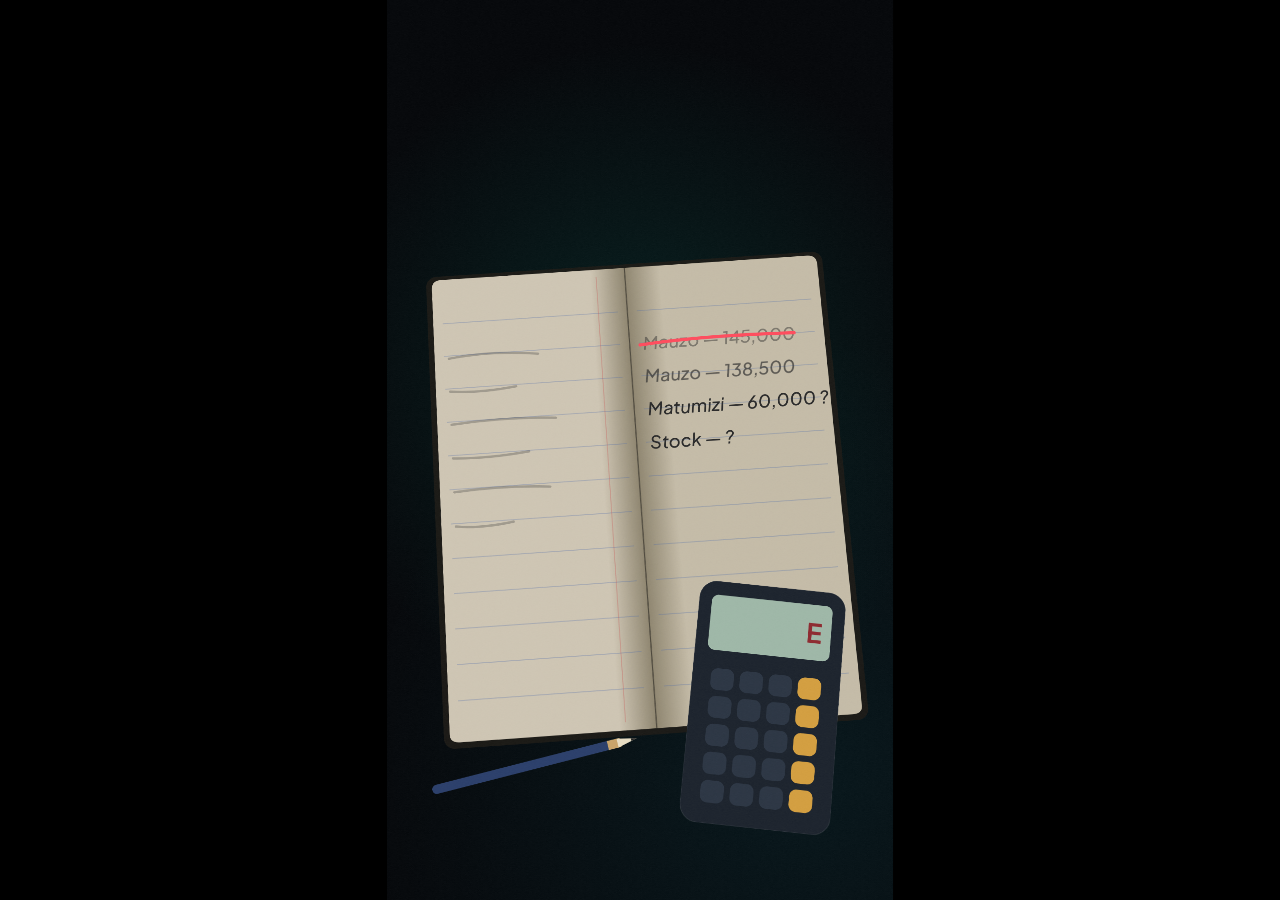
<file: bnd-ad/S05_money_mystery.html>
<!doctype html>
<html lang="sw"><head><meta charset="utf-8"><meta name="viewport" content="width=device-width,initial-scale=1">
<title>B&D v9 · S05 · money mystery</title>
<link rel="preconnect" href="https://fonts.googleapis.com"><link rel="preconnect" href="https://fonts.gstatic.com" crossorigin>
<link href="https://fonts.googleapis.com/css2?family=Plus+Jakarta+Sans:wght@500;600;700;800&family=Bodoni+Moda:ital,wght@0,700;1,500&display=swap" rel="stylesheet">
<style>
*{box-sizing:border-box;margin:0;padding:0}
html,body{width:100%;height:100%;background:#000;overflow:hidden}
body{font-family:"Plus Jakarta Sans","Avenir Next","Segoe UI",system-ui,sans-serif;-webkit-font-smoothing:antialiased;color:#F2F5F8}
#stage{position:absolute;left:50%;top:50%;width:1080px;height:1920px;margin:-960px 0 0 -540px;overflow:hidden;background:#05070A;transform-origin:50% 50%}
.L{position:absolute;left:0;top:0;width:1080px;height:1920px}
#bg{z-index:1}#bgf{z-index:2;pointer-events:none}#cam{z-index:3;transform-origin:540px 960px}
#fg{z-index:4;pointer-events:none;transform-origin:540px 960px}#grain{z-index:5;pointer-events:none}#dbg{z-index:9;pointer-events:none}
.abs{position:absolute}
.blob{position:absolute;width:700px;height:700px;border-radius:50%;filter:blur(80px);opacity:.5}
/* ---------- kinetic text ---------- */
.line{position:absolute;left:0;width:1080px;height:0;transform-origin:50% 50%}
.line .li{position:absolute;left:0;top:0;width:100%;text-align:center;transform:translateY(-50%)}
.line .lin{display:inline-flex;gap:.22em;white-space:nowrap;align-items:center;letter-spacing:-.03em;line-height:1}
.line .w{display:inline-block;position:relative}
.line .w.hp{padding:.06em .32em;margin:0 -.04em}
.line .wm{display:inline-block;overflow:hidden;padding:.1em .1em .22em;margin:-.1em -.1em -.22em;vertical-align:top;position:relative}
.line .wi{display:inline-block;will-change:transform}
.line .pb{position:absolute;left:0;top:-.02em;bottom:-.04em;width:100%;border-radius:999px;transform-origin:0 50%;transform:scaleX(0)}
/* ---------- logo ---------- */
.logo{display:inline-flex;align-items:center;font-family:"Bodoni Moda","Didot","Bodoni 72",Georgia,serif;letter-spacing:.02em;line-height:1;white-space:nowrap;position:relative}
.logo .lB,.logo .lD{display:inline-block;font-weight:700}
.logo .lA{display:inline-block;font-style:italic;font-weight:500;font-size:1.32em;margin:0 .1em 0 .06em;position:relative;top:.04em;background:linear-gradient(160deg,#FDE68A,#E2BF85 40%,#B7793E);-webkit-background-clip:text;background-clip:text;color:transparent;-webkit-text-fill-color:transparent}
.logo.dk .lB,.logo.dk .lD{color:#F6ECDC}.logo.br .lB,.logo.br .lD{color:#24164F}
.swc{position:absolute;left:-4%;right:-4%;top:-10%;bottom:-10%;overflow:hidden;pointer-events:none;-webkit-mask-image:linear-gradient(90deg,transparent,#000 10%,#000 90%,transparent),linear-gradient(180deg,transparent,#000 30%,#000 70%,transparent);-webkit-mask-composite:source-in;mask-image:linear-gradient(90deg,transparent,#000 10%,#000 90%,transparent),linear-gradient(180deg,transparent,#000 30%,#000 70%,transparent);mask-composite:intersect}
.swb{position:absolute;top:0;left:0;width:26%;height:100%;background:linear-gradient(90deg,rgba(255,255,255,0),rgba(255,255,255,1),rgba(255,255,255,0));transform:skewX(-20deg);mix-blend-mode:soft-light}
/* ---------- phone ---------- */
.ph3{position:absolute;left:0;top:0;width:1080px;height:1920px;perspective:2400px;perspective-origin:540px 960px;pointer-events:none}
.ph{position:absolute;left:240px;width:600px;height:1240px;border-radius:96px;padding:2px;background:linear-gradient(160deg,#3A3D48,#15161C);transform-origin:50% 50%}
.ph.dk{box-shadow:0 50px 120px rgba(0,0,0,.65),0 0 60px rgba(20,184,166,.12)}
.ph.br{box-shadow:0 40px 90px rgba(36,22,79,.18),0 12px 28px rgba(36,22,79,.10)}
.ph .phin{position:absolute;inset:2px;border-radius:94px;background:#0E0F14;box-shadow:inset 0 1px 0 rgba(255,255,255,.06)}
.ph .btn{position:absolute;width:6px;border-radius:3px;background:#2A2C35}
.ph .scr{position:absolute;left:18px;top:18px;width:564px;height:1204px;border-radius:80px;overflow:hidden;background:#fff}
.ph .isl{position:absolute;left:207px;top:26px;width:150px;height:44px;border-radius:22px;background:#000;z-index:30}
.ph .sb{position:absolute;left:0;top:0;width:564px;height:96px;z-index:29;font-weight:700;font-size:26px;line-height:26px}
.ph .sb .tm{position:absolute;left:52px;top:35px}
.ph .sb .ic{position:absolute;right:48px;top:35px;display:flex;gap:10px;align-items:center;height:26px}
.ph .glare{position:absolute;inset:0;z-index:31;pointer-events:none;background:linear-gradient(135deg,rgba(255,255,255,.08) 0%,rgba(255,255,255,0) 34%)}
.pg{position:absolute;left:0;top:0;width:564px;height:1204px;overflow:hidden}
/* ---------- tap ring ---------- */
.tap{position:absolute;left:0;top:0;width:0;height:0}
.tap .td{position:absolute;left:-45px;top:-45px;width:90px;height:90px;border-radius:50%}
.tap .tr{position:absolute;left:-45px;top:-45px;width:90px;height:90px;border-radius:50%;border:4px solid;opacity:0}
.tap.dk .td{background:rgba(255,255,255,.35)}.tap.dk .tr{border-color:rgba(255,255,255,.7)}
.tap.br .td{background:rgba(36,22,79,.18)}.tap.br .tr{border-color:rgba(36,22,79,.45)}
/* ---------- cards ---------- */
.nc{position:absolute;border-radius:36px;padding:26px 30px;display:flex;gap:24px;align-items:center;transform-origin:50% 50%}
.nc.dk{background:rgba(17,24,33,.86);border:1px solid rgba(255,255,255,.08);box-shadow:0 50px 120px rgba(0,0,0,.65),inset 0 1px 0 rgba(255,255,255,.06);backdrop-filter:blur(20px);color:#F2F5F8}
.nc.br{background:rgba(255,255,255,.88);border:1px solid #fff;box-shadow:0 40px 90px rgba(36,22,79,.18),0 12px 28px rgba(36,22,79,.10);backdrop-filter:blur(20px);color:#24164F}
.nc .ni{width:72px;height:72px;border-radius:20px;flex:none;display:flex;align-items:center;justify-content:center;position:relative}
.nc .nt{font-size:34px;font-weight:700;line-height:1.15}
.nc .nb{font-size:30px;font-weight:500;line-height:1.2;opacity:.8}
.nc .nm{font-size:24px;font-weight:500;opacity:.55;margin-left:auto;align-self:flex-start;white-space:nowrap}
.nc .ping{position:absolute;inset:0;border-radius:20px;border:3px solid;opacity:0}
.fl{position:absolute;inset:0;border-radius:inherit;box-shadow:inset 0 0 44px 8px rgba(255,255,255,.95);opacity:0;pointer-events:none}
.pill{display:inline-flex;align-items:center;justify-content:center;white-space:nowrap;border-radius:999px;font-weight:700}
.ico{display:inline-block;vertical-align:middle;flex:none}
.tab{font-variant-numeric:tabular-nums}
.noteRow{font-style:italic;font-weight:500;color:#2A2A2A;white-space:nowrap}


</style></head><body>
<div id="stage"><div id="bg" class="L"></div><div id="bgf" class="L"></div><div id="cam" class="L"></div><div id="fg" class="L"></div><div id="grain" class="L"></div><div id="dbg" class="L"></div></div>
<script>
/* ===== TIMINGS (edit these numbers to retime a beat) ===== */
const T={enter:0.00,counting:0.30,calculator:0.50,kinetic:1.20,exit:2.60,end:3.00};
const D={enter:0.30,rowStag:0.15,strike:0.25,calcFlash:0.25,dim:0.30,qDraw:0.50,exitD:0.40};
const SFX=[{t:0.30,name:"pencil"},{t:0.50,name:"calc-beeps"},{t:0.80,name:"scribble"},{t:1.05,name:"error-beep"},{t:1.20,name:"whoosh"},{t:1.70,name:"hit"},{t:1.75,name:"draw"}];
/* ============================ CORE (shared engine) ============================ */
const clamp=(x,a=0,b=1)=>Math.min(b,Math.max(a,x));
const lerp=(a,b,p)=>a+(b-a)*p;
function bez(x1,y1,x2,y2){ // cubic-bezier(x1,y1,x2,y2) → easing function
  const cx=3*x1,bx=3*(x2-x1)-cx,ax=1-cx-bx,cy=3*y1,by=3*(y2-y1)-cy,ay=1-cy-by;
  const sx=t=>((ax*t+bx)*t+cx)*t, sy=t=>((ay*t+by)*t+cy)*t, dsx=t=>(3*ax*t+2*bx)*t+cx;
  return x=>{ if(x<=0)return 0; if(x>=1)return 1; let t=x;
    for(let i=0;i<8;i++){ const d=sx(t)-x; if(Math.abs(d)<1e-5)break; t-=d/(dsx(t)||1e-6); }
    return sy(clamp(t)); };
}
const E={ out:bez(.16,1,.3,1), pop:bez(.34,1.56,.64,1), inOut:bez(.65,0,.35,1),
          snap:bez(.7,0,.2,1), soft:bez(.33,0,.67,1), in:bez(.55,0,1,.45), pop2:bez(.3,2.1,.55,1), lin:x=>x };
// eased progress of a move that starts at s and lasts d seconds
const P=(t,s,d,ease=E.out)=>ease(clamp((t-s)/d));

/* ---------- misc helpers ---------- */
const Q=new URLSearchParams(location.search);
const DEBUG=Q.get('debug')==='1';
function mulberry32(a){return function(){a|=0;a=a+0x6D2B79F5|0;let t=Math.imul(a^a>>>15,1|a);t=t+Math.imul(t^t>>>7,61|t)^t;return((t^t>>>14)>>>0)/4294967296;}}
const RND=mulberry32(7);               // seeded, computed ONCE at load
const $=id=>document.getElementById(id);
function h(html){const d=document.createElement('div');d.innerHTML=html.trim();return d.firstElementChild;}
function add(parent,html){const d=document.createElement('div');d.innerHTML=html.trim();const f=d.firstElementChild;while(d.firstChild)parent.appendChild(d.firstChild);return f;} // appends ALL root nodes, returns the first element
const fmt=n=>Math.round(n).toString().replace(/\B(?=(\d{3})+(?!\d))/g,',');
const typed=(s,t,start,cps)=>s.slice(0,clamp(Math.floor((t-start)*cps),0,s.length));
const caret=t=>(Math.floor(t*2.2)%2===0);
const sin=(t,period,ph=0)=>Math.sin((t/period+ph)*Math.PI*2);
/* transform+opacity+filter setter. x,y,z px · s,sx,sy scale · r(z) rx ry deg · o opacity · b blur px · br brightness */
function tf(e,o){
  let t='';
  if(o.x||o.y||o.z)t+=`translate3d(${(o.x||0).toFixed(2)}px,${(o.y||0).toFixed(2)}px,${(o.z||0).toFixed(2)}px) `;
  if(o.rx)t+=`rotateX(${o.rx.toFixed(3)}deg) `;
  if(o.ry)t+=`rotateY(${o.ry.toFixed(3)}deg) `;
  if(o.r)t+=`rotate(${o.r.toFixed(3)}deg) `;
  if(o.skx)t+=`skewX(${o.skx}deg) `;
  if(o.s!==undefined&&o.sx===undefined&&o.sy===undefined)t+=`scale(${o.s.toFixed(4)}) `;
  else if(o.sx!==undefined||o.sy!==undefined)t+=`scale(${(o.sx??o.s??1).toFixed(4)},${(o.sy??o.s??1).toFixed(4)}) `;
  e.style.transform=t||'none';
  if(o.o!==undefined)e.style.opacity=clamp(o.o).toFixed(3);
  let f='';
  if(o.b)f+=`blur(${o.b.toFixed(2)}px) `;
  if(o.br!==undefined&&o.br!==1)f+=`brightness(${o.br}) `;
  e.style.filter=f||'none';
}
/* stroke-draw helper for paths with pathLength=1 (hides the round-cap dot before the draw starts) */
function draw(e,p){e.style.strokeDasharray='1';e.style.strokeDashoffset=(1-p).toFixed(4);e.style.opacity=p>.001?1:0;}
const vis=(e,on)=>{e.style.visibility=on?'visible':'hidden';};

/* ---------- palette ---------- */
const C={ dbg:'#05070A',dbg2:'#0B1016',dpanel:'#111821',dpanel2:'#18212C',dtext:'#F2F5F8',dmuted:'#8A97A6',teal:'#14B8A6',cyan:'#22D3EE',pain:'#FF4D5E',amber:'#F5B544',
  lilac:'#E9E3FF',lilac2:'#D6CBFF',peach:'#FFE4D6',peach2:'#FFC9B0',blue:'#DCEBFF',ink:'#24164F',navy:'#1B1F4B',violet:'#6C4CF5',coral:'#FF8A65',success:'#22C55E',muted:'#6B6890' };
const PILLS={teal:['#14B8A6','#041014'],pain:['#FF4D5E','#ffffff'],amber:['#F5B544','#1A1200'],violet:['#6C4CF5','#ffffff'],peach:['#FFC9B0','#24164F'],success:['#22C55E','#ffffff'],coral:['#FF8A65','#ffffff']};
const DARK_WASH='radial-gradient(circle at 50% 42%,rgba(20,184,166,0.14),transparent 58%),radial-gradient(circle at 80% 85%,rgba(34,211,238,0.08),transparent 50%)';
const BRIGHT_BG='radial-gradient(circle at 18% 16%,#DCEBFF 0%,transparent 42%),radial-gradient(circle at 85% 80%,#FFC9B0 0%,transparent 45%),linear-gradient(160deg,#E9E3FF 0%,#F4EEFF 45%,#FFE4D6 100%)';

/* ---------- glyph icons (24-grid strokes) + glossy 3D-style tiles ---------- */
const G={
 search:'<circle cx="11" cy="11" r="7"/><path d="M20 20l-4-4"/>',
 phone:'<path d="M22 16.92v3a2 2 0 0 1-2.18 2 19.79 19.79 0 0 1-8.63-3.07 19.5 19.5 0 0 1-6-6 19.79 19.79 0 0 1-3.07-8.67A2 2 0 0 1 4.11 2h3a2 2 0 0 1 2 1.72 12.84 12.84 0 0 0 .7 2.81 2 2 0 0 1-.45 2.11L8.09 9.91a16 16 0 0 0 6 6l1.27-1.27a2 2 0 0 1 2.11-.45 12.84 12.84 0 0 0 2.81.7A2 2 0 0 1 22 16.92z"/>',
 calendar:'<rect x="3" y="4" width="18" height="18" rx="3"/><path d="M16 2v4M8 2v4M3 10h18"/>',
 globe:'<circle cx="12" cy="12" r="10"/><path d="M2 12h20"/><path d="M12 2a15.3 15.3 0 0 1 4 10 15.3 15.3 0 0 1-4 10 15.3 15.3 0 0 1-4-10 15.3 15.3 0 0 1 4-10z"/>',
 bell:'<path d="M6 8a6 6 0 0 1 12 0c0 7 3 9 3 9H3s3-2 3-9"/><path d="M10.3 21a1.94 1.94 0 0 0 3.4 0"/>',
 chart:'<path d="M3 3v18h18"/><path d="M8 16v-3M13 16V8M18 16v-6"/>',
 window:'<rect x="2" y="4" width="20" height="16" rx="3"/><path d="M2 9h20"/>',
 mobile:'<rect x="6" y="2" width="12" height="20" rx="3"/><path d="M11 18h2"/>',
 check:'<path d="M5 13l4 4L19 7"/>',
 star:'<polygon points="12 2 15.09 8.26 22 9.27 17 14.14 18.18 21.02 12 17.77 5.82 21.02 7 14.14 2 9.27 8.91 8.26 12 2"/>',
 pin:'<path d="M20 10c0 6-8 12-8 12S4 16 4 10a8 8 0 0 1 16 0z"/><circle cx="12" cy="10" r="3"/>',
 clock:'<circle cx="12" cy="12" r="10"/><path d="M12 6v6l4 2"/>',
 download:'<path d="M21 15v4a2 2 0 0 1-2 2H5a2 2 0 0 1-2-2v-4M7 10l5 5 5-5M12 15V3"/>',
 send:'<path d="M22 2L11 13"/><path d="M22 2l-7 20-4-9-9-4 20-7z"/>',
 back:'<path d="M19 12H5M12 19l-7-7 7-7"/>',
 chat:'<path d="M21 11.5a8.4 8.4 0 0 1-9 8.4 8.5 8.5 0 0 1-3.8-.9L3 21l1.9-5.1A8.4 8.4 0 0 1 3.9 11.5 8.5 8.5 0 0 1 12.4 3 8.4 8.4 0 0 1 21 11.5z"/>',
 box:'<path d="M21 8l-9-5-9 5v8l9 5 9-5z"/><path d="M3 8l9 5 9-5M12 13v8"/>',
 cart:'<circle cx="9" cy="20" r="1.5"/><circle cx="18" cy="20" r="1.5"/><path d="M2 3h3l3 12h11l2-8H6"/>',
 home:'<path d="M3 11l9-8 9 8"/><path d="M5 10v10h14V10"/><path d="M10 20v-6h4v6"/>',
 list:'<path d="M8 6h13M8 12h13M8 18h13"/><circle cx="3.5" cy="6" r="1"/><circle cx="3.5" cy="12" r="1"/><circle cx="3.5" cy="18" r="1"/>',
 user:'<circle cx="12" cy="8" r="4"/><path d="M4 21a8 8 0 0 1 16 0"/>',
 x:'<path d="M6 6l12 12M18 6L6 18"/>',
 sparkle:'<path d="M12 3l2 6 6 2-6 2-2 6-2-6-6-2 6-2z"/>',
 tag:'<path d="M20 12l-8 8-9-9V3h8z"/><circle cx="7.5" cy="7.5" r="1.5"/>',
 truck:'<path d="M1 4h13v12H1zM14 8h5l4 4v4h-9"/><circle cx="6" cy="18" r="2"/><circle cx="18" cy="18" r="2"/>',
 grad:'<path d="M2 9l10-5 10 5-10 5z"/><path d="M6 11v5c2 2 10 2 12 0v-5"/>',
 bed:'<path d="M3 18V6M3 14h18v4M21 14v-3a3 3 0 0 0-3-3h-7v6"/><circle cx="7" cy="11" r="1.5"/>',
};
function ico(name,size=32,color='currentColor',sw=2){return `<svg class="ico" width="${size}" height="${size}" viewBox="0 0 24 24" fill="none" stroke="${color}" stroke-width="${sw}" stroke-linecap="round" stroke-linejoin="round">${G[name]||''}</svg>`;}
let _gid=0;
function gloss(name,c1,c2,size=160,glyph=true){ // glossy rounded-square 3D-feel tile
  const id='g'+(_gid++);
  return `<svg class="ico" width="${size}" height="${size}" viewBox="0 0 100 100" style="overflow:visible;filter:drop-shadow(0 14px 16px rgba(36,22,79,.26))"><defs>
  <linearGradient id="${id}a" x1="0" y1="0" x2=".35" y2="1"><stop offset="0" stop-color="${c1}"/><stop offset="1" stop-color="${c2}"/></linearGradient>
  <linearGradient id="${id}b" x1="0" y1="0" x2="0" y2="1"><stop offset=".55" stop-color="#000" stop-opacity="0"/><stop offset="1" stop-color="#000" stop-opacity=".22"/></linearGradient>
  <radialGradient id="${id}h" cx=".28" cy=".05" r=".9"><stop offset="0" stop-color="#fff" stop-opacity=".7"/><stop offset=".6" stop-color="#fff" stop-opacity=".05"/><stop offset="1" stop-color="#fff" stop-opacity="0"/></radialGradient></defs>
  <rect x="4" y="4" width="92" height="92" rx="29" fill="url(#${id}a)"/><rect x="4" y="4" width="92" height="92" rx="29" fill="url(#${id}b)"/>
  <rect x="4" y="4" width="92" height="50" rx="29" fill="url(#${id}h)"/><rect x="4.5" y="4.5" width="91" height="91" rx="28.5" fill="none" stroke="#fff" stroke-opacity=".5"/>
  ${glyph?`<g transform="translate(24,25) scale(2.1)" stroke="#fff" stroke-width="2.1" fill="none" stroke-linecap="round" stroke-linejoin="round" style="filter:drop-shadow(0 1px 1px rgba(0,0,0,.25))">${G[name]||''}</g>`:''}</svg>`;
}
/* ---------- logo ---------- */
function logoHTML(size,tone){return `<span class="logo ${tone==='dk'?'dk':'br'}" style="font-size:${size}px"><span class="lB">B</span><span class="lA">&amp;</span><span class="lD">D</span></span>`;}
function logoSweep(logoEl,t,s,d=.35){ // light sweep across a .logo (needs .swc>.swb inside)
  const b=logoEl.querySelector('.swb'); if(!b)return; const p=P(t,s,d,E.inOut);
  b.style.transform=`translateX(${lerp(-60,420,p)*1}%) skewX(-20deg)`; b.style.opacity=(t>=s&&t<=s+d)?1:0;
}
function mkLogo(parent,size,tone,style=''){
  const wrap=add(parent,`<div class="abs" style="${style}">${logoHTML(size,tone)}<div class="swc"><div class="swb"></div></div></div>`);
  return {wrap,logo:wrap.querySelector('.logo'),B:wrap.querySelector('.lB'),A:wrap.querySelector('.lA'),D:wrap.querySelector('.lD')};
}
function offsetIn(el,anc){let x=0,y=0;while(el&&el!==anc){x+=el.offsetLeft;y+=el.offsetTop;el=el.offsetParent;}return{x,y};}

/* ---------- kinetic text: word by word with masks + pills ---------- */
const _fitters=[];
function mkLine(parent,o){
  // o: {y, size, weight=800, color, words:[str | {t,pill}], maxW=960, theme}
  const wrap=add(parent,`<div class="line" style="top:${o.y}px"><div class="li" style="font-size:${o.size}px;font-weight:${o.weight||800};color:${o.color||'#fff'}"><div class="lin"></div></div></div>`);
  const lin=wrap.querySelector('.lin'), words=[];
  for(const wd of o.words){
    const t=typeof wd==='string'?wd:wd.t, pill=typeof wd==='string'?null:wd.pill, fs=typeof wd==='string'?1:(wd.fs||1);
    const w=add(lin,`<span class="w${pill?' hp':''}" style="font-size:${fs}em">${pill?'<span class="pb"></span>':''}<span class="wm"><span class="wi">${t}</span></span></span>`);
    const pb=w.querySelector('.pb'),wi=w.querySelector('.wi');
    if(pill){const pc=PILLS[pill];pb.style.background=pc[0];wi.style.color=pc[1];}
    words.push({w,wi,pb,pill,wm:w.querySelector('.wm')});
  }
  const L={wrap,words,y:o.y,size:o.size,li:wrap.querySelector('.li'),lin};
  _fitters.push(()=>{wrap.querySelector('.li').style.fontSize=o.size+'px';const w=lin.offsetWidth;const mx=o.maxW||960;if(w>mx)wrap.querySelector('.li').style.fontSize=(o.size*mx/w).toFixed(2)+'px';});
  return L;
}
/* renders a line at time t. s = start of first word; opts:{stag=.07, starts:[..], ex (exit start), exD, dy} */
function renderLine(L,t,s,opts={}){
  const stag=opts.stag??.07,dur=.32;
  L.words.forEach((W,i)=>{
    const ws=opts.starts?opts.starts[i]:s+i*stag;
    const ts=W.pill?ws+.08:ws;
    const p=P(t,ts,dur,E.pop), op=clamp((t-ts)/(dur*.4));
    W.wi.style.transform=`translateY(${((1-p)*60).toFixed(2)}%) scale(${lerp(.86,1,p).toFixed(4)})`;
    W.wi.style.opacity=op.toFixed(3);
    if(W.pb)W.pb.style.transform=`scaleX(${P(t,ws,.30,E.out).toFixed(4)})`;
  });
  let y=opts.dy||0,o=1,b=0;
  if(opts.ex!==undefined){const p=P(t,opts.ex,opts.exD||.28,E.in);y+=-.3*L.size*p;o=1-p;b=8*p;}
  tf(L.wrap,{y,o,b});
}
function lineEnd(L,s,opts={}){return s+(L.words.length-1)*(opts.stag??.07)+.4;}

/* ---------- background layers ---------- */
function mkBright(parent){
  const root=add(parent,`<div class="L" style="background:${BRIGHT_BG}"></div>`);
  const bl=[['#D6CBFF',-140,180,1,0],['#FFC9B0',520,1240,2,.25],['#DCEBFF',420,-120,1,.5]].map(([c,x,y,k,ph])=>{const b=add(root,`<div class="blob" style="background:${c};left:${x}px;top:${y}px"></div>`);return{b,x,y,k,ph};});
  return {root,render(t,dur){bl.forEach((B,i)=>{const a=36;const dx=a*sin(t,dur/B.k,0),dy=a*Math.sin(2*Math.PI*B.k*t/dur+B.ph*6.28)-a*Math.sin(B.ph*6.28);B.b.style.transform=`translate(${dx.toFixed(2)}px,${dy.toFixed(2)}px)`;});}};
}
function mkDark(parent){
  const root=add(parent,`<div class="L" style="background:${DARK_WASH},#05070A"></div>`);
  return {root};
}
const GRAIN="url(\"data:image/svg+xml;utf8,<svg xmlns='http://www.w3.org/2000/svg' width='300' height='300'><filter id='n'><feTurbulence type='fractalNoise' baseFrequency='0.9' numOctaves='2' seed='7' stitchTiles='stitch'/><feColorMatrix type='saturate' values='0'/></filter><rect width='300' height='300' filter='url(%23n)'/></svg>\")";

/* ---------- phone mockup (Bible F) ---------- */
function mkPhone(parent,o){
  // o:{cy, theme:'dk'|'br', ink, bg, z}
  const root=add(parent,`<div class="ph3" ${o.z?`style="z-index:${o.z}"`:''}></div>`);
  const ink=o.ink||(o.theme==='dk'?'#F2F5F8':'#24164F');
  const body=add(root,`<div class="ph ${o.theme}" style="top:${o.cy-620}px"><div class="phin"></div>
    <i class="btn" style="left:-4px;top:210px;height:70px"></i><i class="btn" style="left:-4px;top:310px;height:110px"></i><i class="btn" style="right:-4px;top:290px;height:150px"></i>
    <div class="scr" style="background:${o.bg||'#fff'}"><div class="pgs"></div>
      <div class="sb" style="color:${ink}"><span class="tm">09:41</span><span class="ic">
        <svg width="34" height="22" viewBox="0 0 34 22" fill="${ink}"><rect x="0" y="14" width="6" height="8" rx="1.5"/><rect x="9" y="9" width="6" height="13" rx="1.5"/><rect x="18" y="4" width="6" height="18" rx="1.5"/><rect x="27" y="0" width="6" height="22" rx="1.5"/></svg>
        <svg width="30" height="22" viewBox="0 0 30 22" fill="none" stroke="${ink}" stroke-width="3" stroke-linecap="round"><path d="M3 8a17 17 0 0 1 24 0"/><path d="M8 13a10 10 0 0 1 14 0"/><circle cx="15" cy="18" r="1.6" fill="${ink}"/></svg>
        <svg width="46" height="22" viewBox="0 0 46 22" fill="none"><rect x="1" y="1" width="38" height="20" rx="6" stroke="${ink}" stroke-opacity=".5" stroke-width="2"/><rect x="4" y="4" width="28" height="14" rx="3.5" fill="${ink}"/><rect x="41" y="7" width="3.5" height="8" rx="1.7" fill="${ink}" fill-opacity=".5"/></svg></span></div>
      <div class="isl"></div><div class="glare"></div></div></div>`);
  const scr=body.querySelector('.scr'), pgs=body.querySelector('.pgs');
  const S={root,body,scr,pgs,cy:o.cy,st:{x:0,y:0,s:1,rx:0,ry:0,rz:0},
    apply(st){S.st=Object.assign({x:0,y:0,s:1,rx:0,ry:0,rz:0},st);const a=S.st;
      body.style.transform=`translate3d(${a.x}px,${a.y}px,0) rotateX(${a.rx}deg) rotateY(${a.ry}deg) rotateZ(${a.rz}deg) scale(${a.s})`;
      root.style.opacity=a.o===undefined?1:clamp(a.o);
      body.style.filter=a.b?`blur(${a.b}px)`:'none';},
    // map a point on the screen (0..564, 0..1204) to stage px under the current transform + 2400 perspective
    proj(sx,sy){return projectPhone(S.st,S.cy,sx-282,sy-602+0);},
    projBody(bx,by){return projectPhone(S.st,S.cy,bx-300,by-620);}};
  return S;
}
function projectPhone(st,cy,px,py){
  const rx=st.rx*Math.PI/180,ry=st.ry*Math.PI/180,rz=st.rz*Math.PI/180;
  let x=px*st.s,y=py*st.s,z=0,t;
  t=x*Math.cos(rz)-y*Math.sin(rz);y=x*Math.sin(rz)+y*Math.cos(rz);x=t;                 // rotateZ
  t=x*Math.cos(ry)+z*Math.sin(ry);z=-x*Math.sin(ry)+z*Math.cos(ry);x=t;                 // rotateY
  t=y*Math.cos(rx)-z*Math.sin(rx);z=y*Math.sin(rx)+z*Math.cos(rx);y=t;                  // rotateX
  const X=540+st.x+x, Y=cy+st.y+y, d=2400, k=d/(d-z);
  return {x:540+(X-540)*k, y:960+(Y-960)*k, k};
}

/* ---------- finger-tap ring (Bible E6) ---------- */
function mkTap(parent,theme){return add(parent,`<div class="tap ${theme}"><div class="tr"></div><div class="td"></div></div>`);}
function tapRender(tap,t,pos,presses,o=1){
  // pos {x,y}; presses [times]
  let sc=1,rp=0,ro=0;
  for(const pt of presses){const dt=t-pt;if(dt<0)continue;
    if(dt<.12)sc=1-.18*E.out(dt/.12);else if(dt<.30)sc=.82+.18*E.pop((dt-.12)/.18);
    if(dt<.45){rp=lerp(.6,1.8,E.out(dt/.45));ro=lerp(.6,0,E.out(dt/.45));}}
  tap.style.transform=`translate(${pos.x.toFixed(2)}px,${pos.y.toFixed(2)}px)`;tap.style.opacity=o;
  tap.firstChild.style.transform=`scale(${rp})`;tap.firstChild.style.opacity=ro;tap.lastChild.style.transform=`scale(${sc})`;
}
/* button squash 1→.94→1 after a tap */
function squash(t,pt){const dt=t-pt;if(dt<0||dt>.4)return 1;if(dt<.1)return lerp(1,.94,E.out(dt/.1));return lerp(.94,1,E.pop((dt-.1)/.3));}

/* ---------- notification card (Bible I) ---------- */
function ncardHTML(o){ // {theme, icon(html), title, body, time, w, x, y}
  return `<div class="nc ${o.theme}" style="width:${o.w}px;${o.style||''}"><div class="ni" style="background:${o.iconBg||'#25A06B'}">${o.icon||ico('chat',38,'#fff')}<i class="ping" style="border-color:${o.pingColor||'#25A06B'}"></i></div>
   <div style="min-width:0"><div class="nt">${o.title}</div><div class="nb">${o.body||''}</div></div>${o.time?`<div class="nm">${o.time}</div>`:''}<i class="fl"></i></div>`;
}
function cardPop(card,t,s,base={}){ // overshoot pop + flash + ping, returns progress 0..1 for visibility
  const p=P(t,s,.45,E.pop2), sc=lerp(.85,1,p), op=clamp((t-s)/.12);
  const fl=card.querySelector('.fl'),pg=card.querySelector('.ping');
  if(fl)fl.style.opacity=(.3*(1-clamp((t-s)/.2))*(t>=s?1:0)).toFixed(3);
  if(pg){const q=clamp((t-s)/.5);pg.style.transform=`scale(${lerp(1,1.6,E.out(q))})`;pg.style.opacity=t>=s?(lerp(.5,0,q)).toFixed(3):0;}
  return {y:(1-P(t,s,.45,E.pop))*50+(base.y||0),s:sc*(base.s||1),o:op*(base.o===undefined?1:base.o)};
}

/* ---------- floating DOF helper ---------- */
function bob(t,seed,ampx=10,ampy=14,per=3.2){return {x:ampx*Math.sin(2*Math.PI*(t/per+seed*.37)),y:ampy*Math.sin(2*Math.PI*(t/(per*1.17)+seed*.61)),r:3*Math.sin(2*Math.PI*(t/(per*1.4)+seed*.23))};}
function mkFloat(parent,html,x,y,w,h_,style=''){return add(parent,`<div class="abs" style="left:${x-w/2}px;top:${y-h_/2}px;width:${w}px;height:${h_}px;display:flex;align-items:center;justify-content:center;${style}">${html}</div>`);}

/* ============================ BOOT / TRANSPORT ============================ */
function boot(cfg){
  const dur=cfg.duration;
  const stage=$('stage'),bgL=$('bg'),bgf=$('bgf'),cam=$('cam'),fg=$('fg'),grain=$('grain'),dbg=$('dbg');
  const ctx={stage,bg:bgL,bgf,cam,fg,grain,dur,T:cfg.T};
  function fit(){const k=Math.min(innerWidth/1080,innerHeight/1920);stage.style.transform=`scale(${k})`;ctx.k=k;}
  addEventListener('resize',fit);fit();
  grain.style.cssText+=`;background-image:${GRAIN};background-size:300px 300px;opacity:${cfg.grain??.04}`;
  if(cfg.bg==='bright'){ctx.bright=mkBright(bgL);}else if(cfg.bg==='dark'){ctx.dark=mkDark(bgL);}
  cfg.build(ctx);
  // debug overlay
  let dbgT=null,dbgB=null;
  if(DEBUG){
    dbg.innerHTML=`<div class="abs" style="left:60px;top:0;width:1px;height:1920px;background:rgba(255,0,0,.55)"></div><div class="abs" style="left:1020px;top:0;width:1px;height:1920px;background:rgba(255,0,0,.55)"></div>
    <div class="abs" style="left:0;top:250px;width:1080px;height:1px;background:rgba(255,0,0,.55)"></div><div class="abs" style="left:0;top:1570px;width:1080px;height:1px;background:rgba(255,0,0,.55)"></div>
    <div id="dbgbox" class="abs" style="left:70px;top:90px;padding:10px 16px;background:rgba(0,0,0,.7);color:#7CFF9C;font:600 28px/1.2 ui-monospace,Menlo,monospace;border-radius:10px"></div>`;
    dbgT=$('dbgbox');
  }
  const labels=Object.entries(cfg.T).filter(([k,v])=>typeof v==='number').sort((a,b)=>a[1]-b[1]);
  window.__duration=dur;
  window.__labels=Object.assign({},cfg.T);
  window.__sfx=cfg.sfx||[];
  let cur=0,playing=false,last=0;const loop=Q.get('loop')!=='0';
  function render(t){
    const p=E.soft(clamp(t/dur));
    // constant slow push-in 1.00→1.06 with ±6px sine micro-drift (zero at both ends)
    const extra=cfg.camExtra?cfg.camExtra(t):{};
    const dy=6*Math.sin(2*Math.PI*t/dur*2);
    const rx=extra.rx||0, cs=(cfg.noPush?1:1+.06*p)*(extra.s||1);
    cam.style.transform=`perspective(2400px) rotateX(${rx}deg) translate3d(${(extra.x||0)}px,${dy+(extra.y||0)}px,0) scale(${cs.toFixed(5)})`;
    fg.style.transform=`translate3d(0,${(dy*1.5).toFixed(2)}px,0) scale(${(1+.09*p).toFixed(5)})`;
    bgf.style.transform=`translate3d(0,${(dy*.5).toFixed(2)}px,0) scale(${(1+.03*p).toFixed(5)})`;
    if(ctx.bright)ctx.bright.render(t,dur);
    cfg.render(t,ctx,p);
    if(dbgT){let lb='';for(const [k,v] of labels)if(v<=t+1e-6)lb=k;dbgT.textContent=`t=${t.toFixed(2)}  ${lb}`;}
  }
  function frame(now){if(!playing)return;cur+=(now-last)/1000;last=now;
    if(cur>=dur){if(loop)cur=cur%dur;else{cur=dur;playing=false;}}
    render(cur);if(playing)requestAnimationFrame(frame);}
  window.__pause=()=>{playing=false;};
  window.__play=()=>{if(playing)return;if(cur>=dur)cur=0;playing=true;last=performance.now();requestAnimationFrame(frame);};
  window.__seek=t=>{window.__pause();cur=clamp(t,0,dur);render(cur);};
  addEventListener('keydown',e=>{
    if(e.code==='Space'){e.preventDefault();playing?window.__pause():window.__play();}
    else if(e.code==='ArrowRight'){window.__seek(cur+1/30);}
    else if(e.code==='ArrowLeft'){window.__seek(cur-1/30);}
  });
  render(0);
  const fams=cfg.fonts||['800 100px "Plus Jakarta Sans"','700 100px "Plus Jakarta Sans"','600 100px "Plus Jakarta Sans"','500 100px "Plus Jakarta Sans"','700 100px "Bodoni Moda"','italic 500 100px "Bodoni Moda"'];
  const loads=fams.map(f=>document.fonts.load(f,'Aa&Bb').catch(()=>{}));
  Promise.race([Promise.allSettled(loads).then(()=>document.fonts.ready),new Promise(r=>setTimeout(r,5000))]).then(()=>{
    _fitters.forEach(f=>f());if(cfg.afterFonts)cfg.afterFonts(ctx);
    const tt=Q.get('t');
    if(tt!==null){window.__seek(parseFloat(tt));}else{render(0);}
    window.__ready=true;
    if(tt===null)window.__play();
  });
}

/* ---- MOD: desk objects (open notebook, calculator, pen) as inline SVG. Shared by S04, S05, S10 ---- */
function notebookOpen(w,h,o={}){
  const pg=o.page||'#CFC6B4',pg2=o.page2||'#C5BCA8',m=w/2,line=o.line||'rgba(70,100,170,.28)',cover=o.cover||'#1c1a16';
  let ls='';for(let y=o.y0||112;y<h-40;y+=(o.step||72)){ls+=`<line x1="34" y1="${y}" x2="${m-20}" y2="${y}" stroke="${line}" stroke-width="2"/><line x1="${m+20}" y1="${y}" x2="${w-34}" y2="${y}" stroke="${line}" stroke-width="2"/>`;}
  return `<svg class="abs" style="left:0;top:0" width="${w}" height="${h}" viewBox="0 0 ${w} ${h}"><defs>
   <linearGradient id="nbL${w}" x1="0" x2="1"><stop offset="0" stop-color="${pg}"/><stop offset=".82" stop-color="${pg}"/><stop offset="1" stop-color="#8f8670"/></linearGradient>
   <linearGradient id="nbR${w}" x1="1" x2="0"><stop offset="0" stop-color="${pg2}"/><stop offset=".82" stop-color="${pg2}"/><stop offset="1" stop-color="#8f8670"/></linearGradient></defs>
   <rect x="2" y="6" width="${w-4}" height="${h-8}" rx="22" fill="${cover}" opacity=".9"/>
   <path d="M${m} 14H34Q14 14 14 34V${h-30}Q14 ${h-14} 34 ${h-14}H${m}Z" fill="url(#nbL${w})"/><path d="M${m} 14H${w-34}Q${w-14} 14 ${w-14} 34V${h-30}Q${w-14} ${h-14} ${w-34} ${h-14}H${m}Z" fill="url(#nbR${w})"/>
   ${ls}<line x1="${m}" y1="14" x2="${m}" y2="${h-14}" stroke="rgba(0,0,0,.35)" stroke-width="3"/>
   <line x1="${m-62}" y1="30" x2="${m-62}" y2="${h-30}" stroke="rgba(200,70,70,.28)" stroke-width="2"/></svg>`;
}
function calculatorSVG(w,h,keyTone,o={}){
  let k='';const cols=4,rows=5,kw=(w-64)/cols,top=170;
  for(let r=0;r<rows;r++)for(let c=0;c<cols;c++){const x=32+c*kw+6,y=top+r*((h-top-34)/rows)+6;const acc=c===3;
    k+=`<rect x="${x}" y="${y}" width="${kw-12}" height="${(h-top-34)/rows-12}" rx="14" fill="${acc?(keyTone||'#F5B544'):(o.key||'#2C3644')}" opacity="${acc?.85:1}"/>`;}
  return `<svg class="abs" style="left:0;top:0" width="${w}" height="${h}" viewBox="0 0 ${w} ${h}"><rect width="${w}" height="${h}" rx="36" fill="${o.body||'#1C232D'}" stroke="${o.stroke||'rgba(255,255,255,.08)'}" stroke-width="2"/><rect x="26" y="28" width="${w-52}" height="112" rx="14" fill="${o.lcd||'#9FB8A8'}"/>${k}</svg>`;
}
function penSVG(len){return `<svg class="abs" style="left:0;top:0" width="${len}" height="30" viewBox="0 0 ${len} 30"><rect x="0" y="6" width="${len-40}" height="18" rx="9" fill="#2B3F6B"/><rect x="${len-60}" y="6" width="26" height="18" fill="#C9A46A"/><path d="M${len-40} 6L${len} 15L${len-40} 24Z" fill="#E8DEC4"/><path d="M${len-12} 12.5L${len} 15L${len-12} 17.5Z" fill="#222"/></svg>`;}

/* ===== SCENE ===== */
/* SCENE 05 — PROBLEM D: "FAIDA?" (dark, top-down desk). Mirrored by S10. */
let desk,nb,rows=[],strike,rew,calc,lcd,pen,lamp,q,qp,l1,l2;
boot({duration:T.end,T,sfx:SFX,bg:'dark',grain:.04,
 build(ctx){
  desk=add(ctx.cam,'<div class="L" style="transform-origin:540px 1000px"></div>');
  lamp=add(desk,'<div class="abs" style="left:40px;top:560px;width:1000px;height:1000px;border-radius:50%;background:radial-gradient(circle,rgba(245,181,68,.10),transparent 62%)"></div>');
  nb=add(desk,`<div class="abs" style="left:110px;top:550px;width:860px;height:1000px;transform-origin:50% 50%;filter:drop-shadow(0 40px 60px rgba(0,0,0,.6))">${notebookOpen(860,1000)}</div>`);
  const mk=(txt,y,extra='')=>add(nb,`<div class="noteRow abs" style="left:458px;top:${y}px;font-size:38px;line-height:72px;${extra}">${txt}</div>`);
  rows=[mk('Mauzo — 145,000',148),mk('Matumizi — 60,000 ?',292),mk('Stock — ?',364)];
  rew=mk('Mauzo — 138,500',220);
  nb.insertAdjacentHTML('beforeend',`<svg class="abs" style="left:0;top:0" width="860" height="1000" fill="none" stroke-linecap="round"><path id="stk" d="M452 188q140-12 330-4" stroke="#FF4D5E" stroke-width="7" pathLength="1" stroke-dasharray="1" stroke-dashoffset="1"/>
    <path d="M44 190q90-12 190 2M44 262q60 8 140-2M44 334q110-10 220 0M44 406q70 6 160-4M44 478q100-8 200 2M44 550q50 8 120-2" stroke="#3b3b3b" stroke-opacity=".3" stroke-width="5"/></svg>`);
  strike=nb.querySelector('#stk');
  calc=add(desk,`<div class="abs" style="left:640px;top:1250px;width:300px;height:480px;filter:drop-shadow(0 30px 40px rgba(0,0,0,.6))">${calculatorSVG(300,480)}<div id="lcd" class="abs tab" style="left:26px;top:28px;width:248px;height:112px;display:flex;align-items:center;justify-content:flex-end;padding:0 18px;font-size:54px;font-weight:700;color:#1a2a20;letter-spacing:.02em"></div></div>`);
  lcd=calc.querySelector('#lcd');
  pen=add(desk,`<div class="abs" style="left:120px;top:1590px;width:420px;height:30px;filter:drop-shadow(0 14px 14px rgba(0,0,0,.5))">${penSVG(420)}</div>`);
  q=add(desk,`<svg class="abs" style="left:300px;top:790px" width="480" height="560" viewBox="0 0 240 280" fill="none"><path id="qp" d="M60 80C60 40 90 22 122 22c34 0 60 22 60 54 0 30-22 42-44 58-16 12-24 22-24 44v10" stroke="#FF4D5E" stroke-width="22" stroke-linecap="round" pathLength="1" stroke-dasharray="1" stroke-dashoffset="1"/><circle id="qd" cx="114" cy="252" r="0" fill="#FF4D5E"/></svg>`);
  qp=q.querySelector('#qp');
  l1=mkLine(ctx.cam,{y:395,size:140,color:'#F2F5F8',words:['Mauzo','yapo…']});
  l2=mkLine(ctx.cam,{y:585,size:180,color:'#F2F5F8',words:[{t:'Faida?',pill:'pain'}]});
 },
 render(t,ctx){
  const ex=P(t,T.exit,D.exitD,E.in),pe=P(t,T.enter,D.enter,E.out),dim=P(t,T.kinetic,D.dim,E.out);
  // desk: fades in, tilt settles rotateX 18° → 10°, dims behind the kinetic line, slides down on exit
  desk.style.transform=`perspective(2400px) rotateX(${lerp(18,10,pe).toFixed(3)}deg) translateY(${(80*ex).toFixed(2)}px)`;
  desk.style.opacity=clamp(t/.25)*(1-ex);desk.style.filter=`brightness(${lerp(1,.5,dim).toFixed(3)}) blur(${(4*dim).toFixed(2)}px)`;
  tf(nb,{r:-4});tf(calc,{r:6});tf(pen,{r:-14});
  rows.forEach((r,i)=>{const s=T.counting+i*D.rowStag,p=P(t,s,.3,E.out);tf(r,{x:(1-p)*-14,o:clamp((t-s)/.15)});});
  draw(strike,P(t,.80,D.strike,E.out));
  tf(rows[0],{o:clamp((t-.3)/.15)*(1-.55*P(t,1.0,.2))});
  const rp=P(t,1.05,.3,E.out);tf(rew,{x:(1-rp)*-14,o:clamp((t-1.05)/.15)});
  // calculator LCD: 145000 → −60000 → red "E" flash
  let txt='0',col='#1a2a20';
  if(t>=.5)txt='145000';if(t>=.8)txt='−60000';if(t>=1.05){txt='E';col=(t<1.30&&Math.floor((t-1.05)*16)%2===0)?'#FF2B3D':'#8e2a30';if(t>=1.30)col='#C0242F';}
  lcd.textContent=txt;lcd.style.color=col;lcd.style.opacity=t<.5?.45:1;
  // kinetic + red "?" drawing itself
  renderLine(l1,t,1.20,{ex:T.exit,exD:.3});renderLine(l2,t,1.70,{ex:T.exit,exD:.3});
  draw(qp,P(t,1.70,D.qDraw,E.out));q.querySelector('#qd').setAttribute('r',22*P(t,2.12,.15,E.pop));
 }});
</script></body></html>
</file>
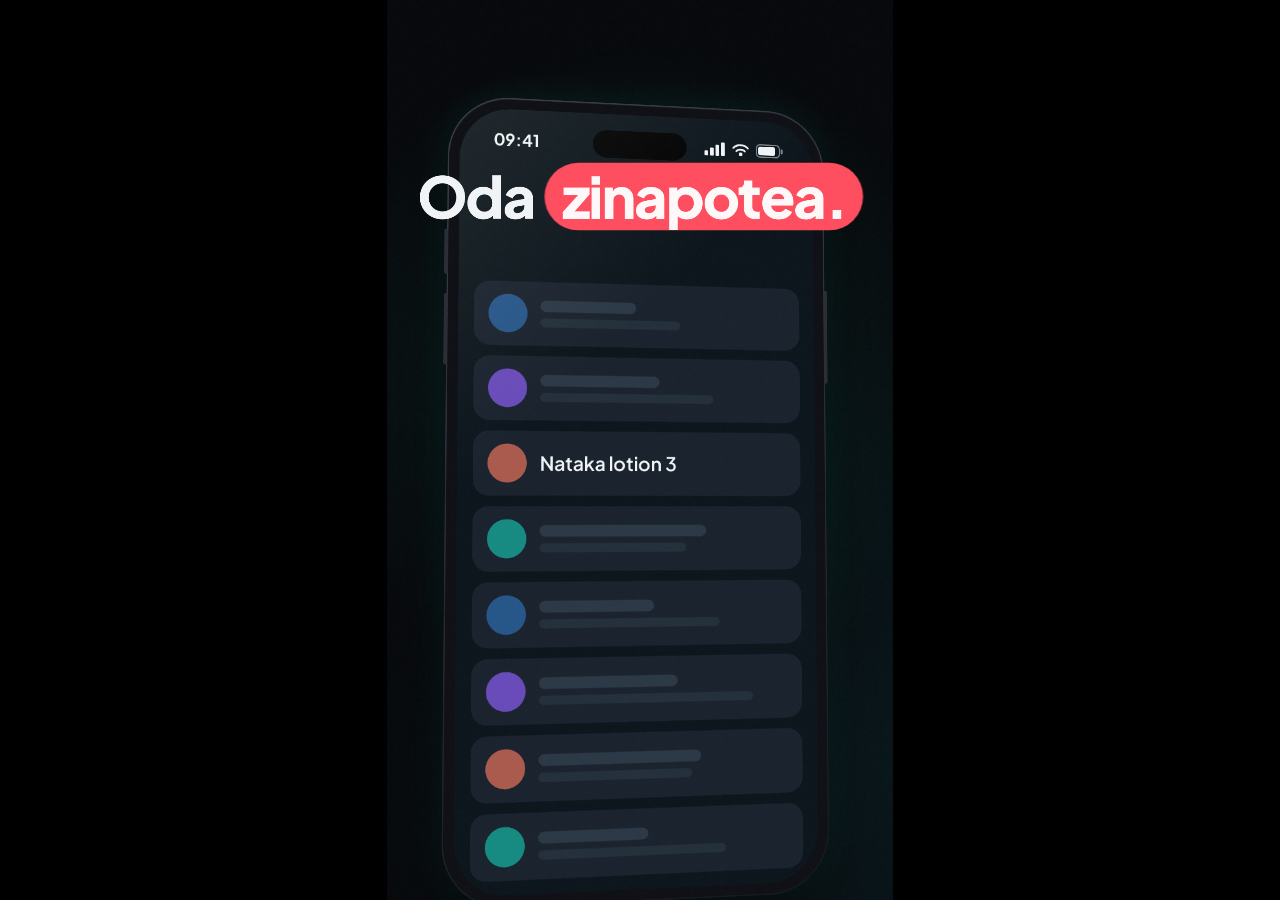
<file: bnd-ad/S06_quickfire_pains.html>
<!doctype html>
<html lang="sw"><head><meta charset="utf-8"><meta name="viewport" content="width=device-width,initial-scale=1">
<title>B&D v9 · S06 · quickfire pains</title>
<link rel="preconnect" href="https://fonts.googleapis.com"><link rel="preconnect" href="https://fonts.gstatic.com" crossorigin>
<link href="https://fonts.googleapis.com/css2?family=Plus+Jakarta+Sans:wght@500;600;700;800&family=Bodoni+Moda:ital,wght@0,700;1,500&display=swap" rel="stylesheet">
<style>
*{box-sizing:border-box;margin:0;padding:0}
html,body{width:100%;height:100%;background:#000;overflow:hidden}
body{font-family:"Plus Jakarta Sans","Avenir Next","Segoe UI",system-ui,sans-serif;-webkit-font-smoothing:antialiased;color:#F2F5F8}
#stage{position:absolute;left:50%;top:50%;width:1080px;height:1920px;margin:-960px 0 0 -540px;overflow:hidden;background:#05070A;transform-origin:50% 50%}
.L{position:absolute;left:0;top:0;width:1080px;height:1920px}
#bg{z-index:1}#bgf{z-index:2;pointer-events:none}#cam{z-index:3;transform-origin:540px 960px}
#fg{z-index:4;pointer-events:none;transform-origin:540px 960px}#grain{z-index:5;pointer-events:none}#dbg{z-index:9;pointer-events:none}
.abs{position:absolute}
.blob{position:absolute;width:700px;height:700px;border-radius:50%;filter:blur(80px);opacity:.5}
/* ---------- kinetic text ---------- */
.line{position:absolute;left:0;width:1080px;height:0;transform-origin:50% 50%}
.line .li{position:absolute;left:0;top:0;width:100%;text-align:center;transform:translateY(-50%)}
.line .lin{display:inline-flex;gap:.22em;white-space:nowrap;align-items:center;letter-spacing:-.03em;line-height:1}
.line .w{display:inline-block;position:relative}
.line .w.hp{padding:.06em .32em;margin:0 -.04em}
.line .wm{display:inline-block;overflow:hidden;padding:.1em .1em .22em;margin:-.1em -.1em -.22em;vertical-align:top;position:relative}
.line .wi{display:inline-block;will-change:transform}
.line .pb{position:absolute;left:0;top:-.02em;bottom:-.04em;width:100%;border-radius:999px;transform-origin:0 50%;transform:scaleX(0)}
/* ---------- logo ---------- */
.logo{display:inline-flex;align-items:center;font-family:"Bodoni Moda","Didot","Bodoni 72",Georgia,serif;letter-spacing:.02em;line-height:1;white-space:nowrap;position:relative}
.logo .lB,.logo .lD{display:inline-block;font-weight:700}
.logo .lA{display:inline-block;font-style:italic;font-weight:500;font-size:1.32em;margin:0 .1em 0 .06em;position:relative;top:.04em;background:linear-gradient(160deg,#FDE68A,#E2BF85 40%,#B7793E);-webkit-background-clip:text;background-clip:text;color:transparent;-webkit-text-fill-color:transparent}
.logo.dk .lB,.logo.dk .lD{color:#F6ECDC}.logo.br .lB,.logo.br .lD{color:#24164F}
.swc{position:absolute;left:-4%;right:-4%;top:-10%;bottom:-10%;overflow:hidden;pointer-events:none;-webkit-mask-image:linear-gradient(90deg,transparent,#000 10%,#000 90%,transparent),linear-gradient(180deg,transparent,#000 30%,#000 70%,transparent);-webkit-mask-composite:source-in;mask-image:linear-gradient(90deg,transparent,#000 10%,#000 90%,transparent),linear-gradient(180deg,transparent,#000 30%,#000 70%,transparent);mask-composite:intersect}
.swb{position:absolute;top:0;left:0;width:26%;height:100%;background:linear-gradient(90deg,rgba(255,255,255,0),rgba(255,255,255,1),rgba(255,255,255,0));transform:skewX(-20deg);mix-blend-mode:soft-light}
/* ---------- phone ---------- */
.ph3{position:absolute;left:0;top:0;width:1080px;height:1920px;perspective:2400px;perspective-origin:540px 960px;pointer-events:none}
.ph{position:absolute;left:240px;width:600px;height:1240px;border-radius:96px;padding:2px;background:linear-gradient(160deg,#3A3D48,#15161C);transform-origin:50% 50%}
.ph.dk{box-shadow:0 50px 120px rgba(0,0,0,.65),0 0 60px rgba(20,184,166,.12)}
.ph.br{box-shadow:0 40px 90px rgba(36,22,79,.18),0 12px 28px rgba(36,22,79,.10)}
.ph .phin{position:absolute;inset:2px;border-radius:94px;background:#0E0F14;box-shadow:inset 0 1px 0 rgba(255,255,255,.06)}
.ph .btn{position:absolute;width:6px;border-radius:3px;background:#2A2C35}
.ph .scr{position:absolute;left:18px;top:18px;width:564px;height:1204px;border-radius:80px;overflow:hidden;background:#fff}
.ph .isl{position:absolute;left:207px;top:26px;width:150px;height:44px;border-radius:22px;background:#000;z-index:30}
.ph .sb{position:absolute;left:0;top:0;width:564px;height:96px;z-index:29;font-weight:700;font-size:26px;line-height:26px}
.ph .sb .tm{position:absolute;left:52px;top:35px}
.ph .sb .ic{position:absolute;right:48px;top:35px;display:flex;gap:10px;align-items:center;height:26px}
.ph .glare{position:absolute;inset:0;z-index:31;pointer-events:none;background:linear-gradient(135deg,rgba(255,255,255,.08) 0%,rgba(255,255,255,0) 34%)}
.pg{position:absolute;left:0;top:0;width:564px;height:1204px;overflow:hidden}
/* ---------- tap ring ---------- */
.tap{position:absolute;left:0;top:0;width:0;height:0}
.tap .td{position:absolute;left:-45px;top:-45px;width:90px;height:90px;border-radius:50%}
.tap .tr{position:absolute;left:-45px;top:-45px;width:90px;height:90px;border-radius:50%;border:4px solid;opacity:0}
.tap.dk .td{background:rgba(255,255,255,.35)}.tap.dk .tr{border-color:rgba(255,255,255,.7)}
.tap.br .td{background:rgba(36,22,79,.18)}.tap.br .tr{border-color:rgba(36,22,79,.45)}
/* ---------- cards ---------- */
.nc{position:absolute;border-radius:36px;padding:26px 30px;display:flex;gap:24px;align-items:center;transform-origin:50% 50%}
.nc.dk{background:rgba(17,24,33,.86);border:1px solid rgba(255,255,255,.08);box-shadow:0 50px 120px rgba(0,0,0,.65),inset 0 1px 0 rgba(255,255,255,.06);backdrop-filter:blur(20px);color:#F2F5F8}
.nc.br{background:rgba(255,255,255,.88);border:1px solid #fff;box-shadow:0 40px 90px rgba(36,22,79,.18),0 12px 28px rgba(36,22,79,.10);backdrop-filter:blur(20px);color:#24164F}
.nc .ni{width:72px;height:72px;border-radius:20px;flex:none;display:flex;align-items:center;justify-content:center;position:relative}
.nc .nt{font-size:34px;font-weight:700;line-height:1.15}
.nc .nb{font-size:30px;font-weight:500;line-height:1.2;opacity:.8}
.nc .nm{font-size:24px;font-weight:500;opacity:.55;margin-left:auto;align-self:flex-start;white-space:nowrap}
.nc .ping{position:absolute;inset:0;border-radius:20px;border:3px solid;opacity:0}
.fl{position:absolute;inset:0;border-radius:inherit;box-shadow:inset 0 0 44px 8px rgba(255,255,255,.95);opacity:0;pointer-events:none}
.pill{display:inline-flex;align-items:center;justify-content:center;white-space:nowrap;border-radius:999px;font-weight:700}
.ico{display:inline-block;vertical-align:middle;flex:none}
.tab{font-variant-numeric:tabular-nums}
.noteRow{font-style:italic;font-weight:500;color:#2A2A2A;white-space:nowrap}


</style></head><body>
<div id="stage"><div id="bg" class="L"></div><div id="bgf" class="L"></div><div id="cam" class="L"></div><div id="fg" class="L"></div><div id="grain" class="L"></div><div id="dbg" class="L"></div></div>
<script>
/* ===== TIMINGS (edit these numbers to retime a beat) ===== */
const T={bei:0.00,oda:0.80,app:1.60,stock:2.40,collapse:3.20,end:3.60};
const D={cut:0.20,flash:0.067,collapse:0.30,beat:0.80,capStart:0.05};
const SFX=[{t:0.00,name:"hard-cut-hit"},{t:0.10,name:"bubble-pops"},{t:0.80,name:"hard-cut-hit"},{t:0.90,name:"fast-scroll"},{t:1.60,name:"hard-cut-hit"},{t:1.70,name:"error-soft"},{t:2.40,name:"hard-cut-hit"},{t:2.50,name:"pencil"},{t:3.20,name:"suck-in"}];
/* ============================ CORE (shared engine) ============================ */
const clamp=(x,a=0,b=1)=>Math.min(b,Math.max(a,x));
const lerp=(a,b,p)=>a+(b-a)*p;
function bez(x1,y1,x2,y2){ // cubic-bezier(x1,y1,x2,y2) → easing function
  const cx=3*x1,bx=3*(x2-x1)-cx,ax=1-cx-bx,cy=3*y1,by=3*(y2-y1)-cy,ay=1-cy-by;
  const sx=t=>((ax*t+bx)*t+cx)*t, sy=t=>((ay*t+by)*t+cy)*t, dsx=t=>(3*ax*t+2*bx)*t+cx;
  return x=>{ if(x<=0)return 0; if(x>=1)return 1; let t=x;
    for(let i=0;i<8;i++){ const d=sx(t)-x; if(Math.abs(d)<1e-5)break; t-=d/(dsx(t)||1e-6); }
    return sy(clamp(t)); };
}
const E={ out:bez(.16,1,.3,1), pop:bez(.34,1.56,.64,1), inOut:bez(.65,0,.35,1),
          snap:bez(.7,0,.2,1), soft:bez(.33,0,.67,1), in:bez(.55,0,1,.45), pop2:bez(.3,2.1,.55,1), lin:x=>x };
// eased progress of a move that starts at s and lasts d seconds
const P=(t,s,d,ease=E.out)=>ease(clamp((t-s)/d));

/* ---------- misc helpers ---------- */
const Q=new URLSearchParams(location.search);
const DEBUG=Q.get('debug')==='1';
function mulberry32(a){return function(){a|=0;a=a+0x6D2B79F5|0;let t=Math.imul(a^a>>>15,1|a);t=t+Math.imul(t^t>>>7,61|t)^t;return((t^t>>>14)>>>0)/4294967296;}}
const RND=mulberry32(7);               // seeded, computed ONCE at load
const $=id=>document.getElementById(id);
function h(html){const d=document.createElement('div');d.innerHTML=html.trim();return d.firstElementChild;}
function add(parent,html){const d=document.createElement('div');d.innerHTML=html.trim();const f=d.firstElementChild;while(d.firstChild)parent.appendChild(d.firstChild);return f;} // appends ALL root nodes, returns the first element
const fmt=n=>Math.round(n).toString().replace(/\B(?=(\d{3})+(?!\d))/g,',');
const typed=(s,t,start,cps)=>s.slice(0,clamp(Math.floor((t-start)*cps),0,s.length));
const caret=t=>(Math.floor(t*2.2)%2===0);
const sin=(t,period,ph=0)=>Math.sin((t/period+ph)*Math.PI*2);
/* transform+opacity+filter setter. x,y,z px · s,sx,sy scale · r(z) rx ry deg · o opacity · b blur px · br brightness */
function tf(e,o){
  let t='';
  if(o.x||o.y||o.z)t+=`translate3d(${(o.x||0).toFixed(2)}px,${(o.y||0).toFixed(2)}px,${(o.z||0).toFixed(2)}px) `;
  if(o.rx)t+=`rotateX(${o.rx.toFixed(3)}deg) `;
  if(o.ry)t+=`rotateY(${o.ry.toFixed(3)}deg) `;
  if(o.r)t+=`rotate(${o.r.toFixed(3)}deg) `;
  if(o.skx)t+=`skewX(${o.skx}deg) `;
  if(o.s!==undefined&&o.sx===undefined&&o.sy===undefined)t+=`scale(${o.s.toFixed(4)}) `;
  else if(o.sx!==undefined||o.sy!==undefined)t+=`scale(${(o.sx??o.s??1).toFixed(4)},${(o.sy??o.s??1).toFixed(4)}) `;
  e.style.transform=t||'none';
  if(o.o!==undefined)e.style.opacity=clamp(o.o).toFixed(3);
  let f='';
  if(o.b)f+=`blur(${o.b.toFixed(2)}px) `;
  if(o.br!==undefined&&o.br!==1)f+=`brightness(${o.br}) `;
  e.style.filter=f||'none';
}
/* stroke-draw helper for paths with pathLength=1 (hides the round-cap dot before the draw starts) */
function draw(e,p){e.style.strokeDasharray='1';e.style.strokeDashoffset=(1-p).toFixed(4);e.style.opacity=p>.001?1:0;}
const vis=(e,on)=>{e.style.visibility=on?'visible':'hidden';};

/* ---------- palette ---------- */
const C={ dbg:'#05070A',dbg2:'#0B1016',dpanel:'#111821',dpanel2:'#18212C',dtext:'#F2F5F8',dmuted:'#8A97A6',teal:'#14B8A6',cyan:'#22D3EE',pain:'#FF4D5E',amber:'#F5B544',
  lilac:'#E9E3FF',lilac2:'#D6CBFF',peach:'#FFE4D6',peach2:'#FFC9B0',blue:'#DCEBFF',ink:'#24164F',navy:'#1B1F4B',violet:'#6C4CF5',coral:'#FF8A65',success:'#22C55E',muted:'#6B6890' };
const PILLS={teal:['#14B8A6','#041014'],pain:['#FF4D5E','#ffffff'],amber:['#F5B544','#1A1200'],violet:['#6C4CF5','#ffffff'],peach:['#FFC9B0','#24164F'],success:['#22C55E','#ffffff'],coral:['#FF8A65','#ffffff']};
const DARK_WASH='radial-gradient(circle at 50% 42%,rgba(20,184,166,0.14),transparent 58%),radial-gradient(circle at 80% 85%,rgba(34,211,238,0.08),transparent 50%)';
const BRIGHT_BG='radial-gradient(circle at 18% 16%,#DCEBFF 0%,transparent 42%),radial-gradient(circle at 85% 80%,#FFC9B0 0%,transparent 45%),linear-gradient(160deg,#E9E3FF 0%,#F4EEFF 45%,#FFE4D6 100%)';

/* ---------- glyph icons (24-grid strokes) + glossy 3D-style tiles ---------- */
const G={
 search:'<circle cx="11" cy="11" r="7"/><path d="M20 20l-4-4"/>',
 phone:'<path d="M22 16.92v3a2 2 0 0 1-2.18 2 19.79 19.79 0 0 1-8.63-3.07 19.5 19.5 0 0 1-6-6 19.79 19.79 0 0 1-3.07-8.67A2 2 0 0 1 4.11 2h3a2 2 0 0 1 2 1.72 12.84 12.84 0 0 0 .7 2.81 2 2 0 0 1-.45 2.11L8.09 9.91a16 16 0 0 0 6 6l1.27-1.27a2 2 0 0 1 2.11-.45 12.84 12.84 0 0 0 2.81.7A2 2 0 0 1 22 16.92z"/>',
 calendar:'<rect x="3" y="4" width="18" height="18" rx="3"/><path d="M16 2v4M8 2v4M3 10h18"/>',
 globe:'<circle cx="12" cy="12" r="10"/><path d="M2 12h20"/><path d="M12 2a15.3 15.3 0 0 1 4 10 15.3 15.3 0 0 1-4 10 15.3 15.3 0 0 1-4-10 15.3 15.3 0 0 1 4-10z"/>',
 bell:'<path d="M6 8a6 6 0 0 1 12 0c0 7 3 9 3 9H3s3-2 3-9"/><path d="M10.3 21a1.94 1.94 0 0 0 3.4 0"/>',
 chart:'<path d="M3 3v18h18"/><path d="M8 16v-3M13 16V8M18 16v-6"/>',
 window:'<rect x="2" y="4" width="20" height="16" rx="3"/><path d="M2 9h20"/>',
 mobile:'<rect x="6" y="2" width="12" height="20" rx="3"/><path d="M11 18h2"/>',
 check:'<path d="M5 13l4 4L19 7"/>',
 star:'<polygon points="12 2 15.09 8.26 22 9.27 17 14.14 18.18 21.02 12 17.77 5.82 21.02 7 14.14 2 9.27 8.91 8.26 12 2"/>',
 pin:'<path d="M20 10c0 6-8 12-8 12S4 16 4 10a8 8 0 0 1 16 0z"/><circle cx="12" cy="10" r="3"/>',
 clock:'<circle cx="12" cy="12" r="10"/><path d="M12 6v6l4 2"/>',
 download:'<path d="M21 15v4a2 2 0 0 1-2 2H5a2 2 0 0 1-2-2v-4M7 10l5 5 5-5M12 15V3"/>',
 send:'<path d="M22 2L11 13"/><path d="M22 2l-7 20-4-9-9-4 20-7z"/>',
 back:'<path d="M19 12H5M12 19l-7-7 7-7"/>',
 chat:'<path d="M21 11.5a8.4 8.4 0 0 1-9 8.4 8.5 8.5 0 0 1-3.8-.9L3 21l1.9-5.1A8.4 8.4 0 0 1 3.9 11.5 8.5 8.5 0 0 1 12.4 3 8.4 8.4 0 0 1 21 11.5z"/>',
 box:'<path d="M21 8l-9-5-9 5v8l9 5 9-5z"/><path d="M3 8l9 5 9-5M12 13v8"/>',
 cart:'<circle cx="9" cy="20" r="1.5"/><circle cx="18" cy="20" r="1.5"/><path d="M2 3h3l3 12h11l2-8H6"/>',
 home:'<path d="M3 11l9-8 9 8"/><path d="M5 10v10h14V10"/><path d="M10 20v-6h4v6"/>',
 list:'<path d="M8 6h13M8 12h13M8 18h13"/><circle cx="3.5" cy="6" r="1"/><circle cx="3.5" cy="12" r="1"/><circle cx="3.5" cy="18" r="1"/>',
 user:'<circle cx="12" cy="8" r="4"/><path d="M4 21a8 8 0 0 1 16 0"/>',
 x:'<path d="M6 6l12 12M18 6L6 18"/>',
 sparkle:'<path d="M12 3l2 6 6 2-6 2-2 6-2-6-6-2 6-2z"/>',
 tag:'<path d="M20 12l-8 8-9-9V3h8z"/><circle cx="7.5" cy="7.5" r="1.5"/>',
 truck:'<path d="M1 4h13v12H1zM14 8h5l4 4v4h-9"/><circle cx="6" cy="18" r="2"/><circle cx="18" cy="18" r="2"/>',
 grad:'<path d="M2 9l10-5 10 5-10 5z"/><path d="M6 11v5c2 2 10 2 12 0v-5"/>',
 bed:'<path d="M3 18V6M3 14h18v4M21 14v-3a3 3 0 0 0-3-3h-7v6"/><circle cx="7" cy="11" r="1.5"/>',
};
function ico(name,size=32,color='currentColor',sw=2){return `<svg class="ico" width="${size}" height="${size}" viewBox="0 0 24 24" fill="none" stroke="${color}" stroke-width="${sw}" stroke-linecap="round" stroke-linejoin="round">${G[name]||''}</svg>`;}
let _gid=0;
function gloss(name,c1,c2,size=160,glyph=true){ // glossy rounded-square 3D-feel tile
  const id='g'+(_gid++);
  return `<svg class="ico" width="${size}" height="${size}" viewBox="0 0 100 100" style="overflow:visible;filter:drop-shadow(0 14px 16px rgba(36,22,79,.26))"><defs>
  <linearGradient id="${id}a" x1="0" y1="0" x2=".35" y2="1"><stop offset="0" stop-color="${c1}"/><stop offset="1" stop-color="${c2}"/></linearGradient>
  <linearGradient id="${id}b" x1="0" y1="0" x2="0" y2="1"><stop offset=".55" stop-color="#000" stop-opacity="0"/><stop offset="1" stop-color="#000" stop-opacity=".22"/></linearGradient>
  <radialGradient id="${id}h" cx=".28" cy=".05" r=".9"><stop offset="0" stop-color="#fff" stop-opacity=".7"/><stop offset=".6" stop-color="#fff" stop-opacity=".05"/><stop offset="1" stop-color="#fff" stop-opacity="0"/></radialGradient></defs>
  <rect x="4" y="4" width="92" height="92" rx="29" fill="url(#${id}a)"/><rect x="4" y="4" width="92" height="92" rx="29" fill="url(#${id}b)"/>
  <rect x="4" y="4" width="92" height="50" rx="29" fill="url(#${id}h)"/><rect x="4.5" y="4.5" width="91" height="91" rx="28.5" fill="none" stroke="#fff" stroke-opacity=".5"/>
  ${glyph?`<g transform="translate(24,25) scale(2.1)" stroke="#fff" stroke-width="2.1" fill="none" stroke-linecap="round" stroke-linejoin="round" style="filter:drop-shadow(0 1px 1px rgba(0,0,0,.25))">${G[name]||''}</g>`:''}</svg>`;
}
/* ---------- logo ---------- */
function logoHTML(size,tone){return `<span class="logo ${tone==='dk'?'dk':'br'}" style="font-size:${size}px"><span class="lB">B</span><span class="lA">&amp;</span><span class="lD">D</span></span>`;}
function logoSweep(logoEl,t,s,d=.35){ // light sweep across a .logo (needs .swc>.swb inside)
  const b=logoEl.querySelector('.swb'); if(!b)return; const p=P(t,s,d,E.inOut);
  b.style.transform=`translateX(${lerp(-60,420,p)*1}%) skewX(-20deg)`; b.style.opacity=(t>=s&&t<=s+d)?1:0;
}
function mkLogo(parent,size,tone,style=''){
  const wrap=add(parent,`<div class="abs" style="${style}">${logoHTML(size,tone)}<div class="swc"><div class="swb"></div></div></div>`);
  return {wrap,logo:wrap.querySelector('.logo'),B:wrap.querySelector('.lB'),A:wrap.querySelector('.lA'),D:wrap.querySelector('.lD')};
}
function offsetIn(el,anc){let x=0,y=0;while(el&&el!==anc){x+=el.offsetLeft;y+=el.offsetTop;el=el.offsetParent;}return{x,y};}

/* ---------- kinetic text: word by word with masks + pills ---------- */
const _fitters=[];
function mkLine(parent,o){
  // o: {y, size, weight=800, color, words:[str | {t,pill}], maxW=960, theme}
  const wrap=add(parent,`<div class="line" style="top:${o.y}px"><div class="li" style="font-size:${o.size}px;font-weight:${o.weight||800};color:${o.color||'#fff'}"><div class="lin"></div></div></div>`);
  const lin=wrap.querySelector('.lin'), words=[];
  for(const wd of o.words){
    const t=typeof wd==='string'?wd:wd.t, pill=typeof wd==='string'?null:wd.pill, fs=typeof wd==='string'?1:(wd.fs||1);
    const w=add(lin,`<span class="w${pill?' hp':''}" style="font-size:${fs}em">${pill?'<span class="pb"></span>':''}<span class="wm"><span class="wi">${t}</span></span></span>`);
    const pb=w.querySelector('.pb'),wi=w.querySelector('.wi');
    if(pill){const pc=PILLS[pill];pb.style.background=pc[0];wi.style.color=pc[1];}
    words.push({w,wi,pb,pill,wm:w.querySelector('.wm')});
  }
  const L={wrap,words,y:o.y,size:o.size,li:wrap.querySelector('.li'),lin};
  _fitters.push(()=>{wrap.querySelector('.li').style.fontSize=o.size+'px';const w=lin.offsetWidth;const mx=o.maxW||960;if(w>mx)wrap.querySelector('.li').style.fontSize=(o.size*mx/w).toFixed(2)+'px';});
  return L;
}
/* renders a line at time t. s = start of first word; opts:{stag=.07, starts:[..], ex (exit start), exD, dy} */
function renderLine(L,t,s,opts={}){
  const stag=opts.stag??.07,dur=.32;
  L.words.forEach((W,i)=>{
    const ws=opts.starts?opts.starts[i]:s+i*stag;
    const ts=W.pill?ws+.08:ws;
    const p=P(t,ts,dur,E.pop), op=clamp((t-ts)/(dur*.4));
    W.wi.style.transform=`translateY(${((1-p)*60).toFixed(2)}%) scale(${lerp(.86,1,p).toFixed(4)})`;
    W.wi.style.opacity=op.toFixed(3);
    if(W.pb)W.pb.style.transform=`scaleX(${P(t,ws,.30,E.out).toFixed(4)})`;
  });
  let y=opts.dy||0,o=1,b=0;
  if(opts.ex!==undefined){const p=P(t,opts.ex,opts.exD||.28,E.in);y+=-.3*L.size*p;o=1-p;b=8*p;}
  tf(L.wrap,{y,o,b});
}
function lineEnd(L,s,opts={}){return s+(L.words.length-1)*(opts.stag??.07)+.4;}

/* ---------- background layers ---------- */
function mkBright(parent){
  const root=add(parent,`<div class="L" style="background:${BRIGHT_BG}"></div>`);
  const bl=[['#D6CBFF',-140,180,1,0],['#FFC9B0',520,1240,2,.25],['#DCEBFF',420,-120,1,.5]].map(([c,x,y,k,ph])=>{const b=add(root,`<div class="blob" style="background:${c};left:${x}px;top:${y}px"></div>`);return{b,x,y,k,ph};});
  return {root,render(t,dur){bl.forEach((B,i)=>{const a=36;const dx=a*sin(t,dur/B.k,0),dy=a*Math.sin(2*Math.PI*B.k*t/dur+B.ph*6.28)-a*Math.sin(B.ph*6.28);B.b.style.transform=`translate(${dx.toFixed(2)}px,${dy.toFixed(2)}px)`;});}};
}
function mkDark(parent){
  const root=add(parent,`<div class="L" style="background:${DARK_WASH},#05070A"></div>`);
  return {root};
}
const GRAIN="url(\"data:image/svg+xml;utf8,<svg xmlns='http://www.w3.org/2000/svg' width='300' height='300'><filter id='n'><feTurbulence type='fractalNoise' baseFrequency='0.9' numOctaves='2' seed='7' stitchTiles='stitch'/><feColorMatrix type='saturate' values='0'/></filter><rect width='300' height='300' filter='url(%23n)'/></svg>\")";

/* ---------- phone mockup (Bible F) ---------- */
function mkPhone(parent,o){
  // o:{cy, theme:'dk'|'br', ink, bg, z}
  const root=add(parent,`<div class="ph3" ${o.z?`style="z-index:${o.z}"`:''}></div>`);
  const ink=o.ink||(o.theme==='dk'?'#F2F5F8':'#24164F');
  const body=add(root,`<div class="ph ${o.theme}" style="top:${o.cy-620}px"><div class="phin"></div>
    <i class="btn" style="left:-4px;top:210px;height:70px"></i><i class="btn" style="left:-4px;top:310px;height:110px"></i><i class="btn" style="right:-4px;top:290px;height:150px"></i>
    <div class="scr" style="background:${o.bg||'#fff'}"><div class="pgs"></div>
      <div class="sb" style="color:${ink}"><span class="tm">09:41</span><span class="ic">
        <svg width="34" height="22" viewBox="0 0 34 22" fill="${ink}"><rect x="0" y="14" width="6" height="8" rx="1.5"/><rect x="9" y="9" width="6" height="13" rx="1.5"/><rect x="18" y="4" width="6" height="18" rx="1.5"/><rect x="27" y="0" width="6" height="22" rx="1.5"/></svg>
        <svg width="30" height="22" viewBox="0 0 30 22" fill="none" stroke="${ink}" stroke-width="3" stroke-linecap="round"><path d="M3 8a17 17 0 0 1 24 0"/><path d="M8 13a10 10 0 0 1 14 0"/><circle cx="15" cy="18" r="1.6" fill="${ink}"/></svg>
        <svg width="46" height="22" viewBox="0 0 46 22" fill="none"><rect x="1" y="1" width="38" height="20" rx="6" stroke="${ink}" stroke-opacity=".5" stroke-width="2"/><rect x="4" y="4" width="28" height="14" rx="3.5" fill="${ink}"/><rect x="41" y="7" width="3.5" height="8" rx="1.7" fill="${ink}" fill-opacity=".5"/></svg></span></div>
      <div class="isl"></div><div class="glare"></div></div></div>`);
  const scr=body.querySelector('.scr'), pgs=body.querySelector('.pgs');
  const S={root,body,scr,pgs,cy:o.cy,st:{x:0,y:0,s:1,rx:0,ry:0,rz:0},
    apply(st){S.st=Object.assign({x:0,y:0,s:1,rx:0,ry:0,rz:0},st);const a=S.st;
      body.style.transform=`translate3d(${a.x}px,${a.y}px,0) rotateX(${a.rx}deg) rotateY(${a.ry}deg) rotateZ(${a.rz}deg) scale(${a.s})`;
      root.style.opacity=a.o===undefined?1:clamp(a.o);
      body.style.filter=a.b?`blur(${a.b}px)`:'none';},
    // map a point on the screen (0..564, 0..1204) to stage px under the current transform + 2400 perspective
    proj(sx,sy){return projectPhone(S.st,S.cy,sx-282,sy-602+0);},
    projBody(bx,by){return projectPhone(S.st,S.cy,bx-300,by-620);}};
  return S;
}
function projectPhone(st,cy,px,py){
  const rx=st.rx*Math.PI/180,ry=st.ry*Math.PI/180,rz=st.rz*Math.PI/180;
  let x=px*st.s,y=py*st.s,z=0,t;
  t=x*Math.cos(rz)-y*Math.sin(rz);y=x*Math.sin(rz)+y*Math.cos(rz);x=t;                 // rotateZ
  t=x*Math.cos(ry)+z*Math.sin(ry);z=-x*Math.sin(ry)+z*Math.cos(ry);x=t;                 // rotateY
  t=y*Math.cos(rx)-z*Math.sin(rx);z=y*Math.sin(rx)+z*Math.cos(rx);y=t;                  // rotateX
  const X=540+st.x+x, Y=cy+st.y+y, d=2400, k=d/(d-z);
  return {x:540+(X-540)*k, y:960+(Y-960)*k, k};
}

/* ---------- finger-tap ring (Bible E6) ---------- */
function mkTap(parent,theme){return add(parent,`<div class="tap ${theme}"><div class="tr"></div><div class="td"></div></div>`);}
function tapRender(tap,t,pos,presses,o=1){
  // pos {x,y}; presses [times]
  let sc=1,rp=0,ro=0;
  for(const pt of presses){const dt=t-pt;if(dt<0)continue;
    if(dt<.12)sc=1-.18*E.out(dt/.12);else if(dt<.30)sc=.82+.18*E.pop((dt-.12)/.18);
    if(dt<.45){rp=lerp(.6,1.8,E.out(dt/.45));ro=lerp(.6,0,E.out(dt/.45));}}
  tap.style.transform=`translate(${pos.x.toFixed(2)}px,${pos.y.toFixed(2)}px)`;tap.style.opacity=o;
  tap.firstChild.style.transform=`scale(${rp})`;tap.firstChild.style.opacity=ro;tap.lastChild.style.transform=`scale(${sc})`;
}
/* button squash 1→.94→1 after a tap */
function squash(t,pt){const dt=t-pt;if(dt<0||dt>.4)return 1;if(dt<.1)return lerp(1,.94,E.out(dt/.1));return lerp(.94,1,E.pop((dt-.1)/.3));}

/* ---------- notification card (Bible I) ---------- */
function ncardHTML(o){ // {theme, icon(html), title, body, time, w, x, y}
  return `<div class="nc ${o.theme}" style="width:${o.w}px;${o.style||''}"><div class="ni" style="background:${o.iconBg||'#25A06B'}">${o.icon||ico('chat',38,'#fff')}<i class="ping" style="border-color:${o.pingColor||'#25A06B'}"></i></div>
   <div style="min-width:0"><div class="nt">${o.title}</div><div class="nb">${o.body||''}</div></div>${o.time?`<div class="nm">${o.time}</div>`:''}<i class="fl"></i></div>`;
}
function cardPop(card,t,s,base={}){ // overshoot pop + flash + ping, returns progress 0..1 for visibility
  const p=P(t,s,.45,E.pop2), sc=lerp(.85,1,p), op=clamp((t-s)/.12);
  const fl=card.querySelector('.fl'),pg=card.querySelector('.ping');
  if(fl)fl.style.opacity=(.3*(1-clamp((t-s)/.2))*(t>=s?1:0)).toFixed(3);
  if(pg){const q=clamp((t-s)/.5);pg.style.transform=`scale(${lerp(1,1.6,E.out(q))})`;pg.style.opacity=t>=s?(lerp(.5,0,q)).toFixed(3):0;}
  return {y:(1-P(t,s,.45,E.pop))*50+(base.y||0),s:sc*(base.s||1),o:op*(base.o===undefined?1:base.o)};
}

/* ---------- floating DOF helper ---------- */
function bob(t,seed,ampx=10,ampy=14,per=3.2){return {x:ampx*Math.sin(2*Math.PI*(t/per+seed*.37)),y:ampy*Math.sin(2*Math.PI*(t/(per*1.17)+seed*.61)),r:3*Math.sin(2*Math.PI*(t/(per*1.4)+seed*.23))};}
function mkFloat(parent,html,x,y,w,h_,style=''){return add(parent,`<div class="abs" style="left:${x-w/2}px;top:${y-h_/2}px;width:${w}px;height:${h_}px;display:flex;align-items:center;justify-content:center;${style}">${html}</div>`);}

/* ============================ BOOT / TRANSPORT ============================ */
function boot(cfg){
  const dur=cfg.duration;
  const stage=$('stage'),bgL=$('bg'),bgf=$('bgf'),cam=$('cam'),fg=$('fg'),grain=$('grain'),dbg=$('dbg');
  const ctx={stage,bg:bgL,bgf,cam,fg,grain,dur,T:cfg.T};
  function fit(){const k=Math.min(innerWidth/1080,innerHeight/1920);stage.style.transform=`scale(${k})`;ctx.k=k;}
  addEventListener('resize',fit);fit();
  grain.style.cssText+=`;background-image:${GRAIN};background-size:300px 300px;opacity:${cfg.grain??.04}`;
  if(cfg.bg==='bright'){ctx.bright=mkBright(bgL);}else if(cfg.bg==='dark'){ctx.dark=mkDark(bgL);}
  cfg.build(ctx);
  // debug overlay
  let dbgT=null,dbgB=null;
  if(DEBUG){
    dbg.innerHTML=`<div class="abs" style="left:60px;top:0;width:1px;height:1920px;background:rgba(255,0,0,.55)"></div><div class="abs" style="left:1020px;top:0;width:1px;height:1920px;background:rgba(255,0,0,.55)"></div>
    <div class="abs" style="left:0;top:250px;width:1080px;height:1px;background:rgba(255,0,0,.55)"></div><div class="abs" style="left:0;top:1570px;width:1080px;height:1px;background:rgba(255,0,0,.55)"></div>
    <div id="dbgbox" class="abs" style="left:70px;top:90px;padding:10px 16px;background:rgba(0,0,0,.7);color:#7CFF9C;font:600 28px/1.2 ui-monospace,Menlo,monospace;border-radius:10px"></div>`;
    dbgT=$('dbgbox');
  }
  const labels=Object.entries(cfg.T).filter(([k,v])=>typeof v==='number').sort((a,b)=>a[1]-b[1]);
  window.__duration=dur;
  window.__labels=Object.assign({},cfg.T);
  window.__sfx=cfg.sfx||[];
  let cur=0,playing=false,last=0;const loop=Q.get('loop')!=='0';
  function render(t){
    const p=E.soft(clamp(t/dur));
    // constant slow push-in 1.00→1.06 with ±6px sine micro-drift (zero at both ends)
    const extra=cfg.camExtra?cfg.camExtra(t):{};
    const dy=6*Math.sin(2*Math.PI*t/dur*2);
    const rx=extra.rx||0, cs=(cfg.noPush?1:1+.06*p)*(extra.s||1);
    cam.style.transform=`perspective(2400px) rotateX(${rx}deg) translate3d(${(extra.x||0)}px,${dy+(extra.y||0)}px,0) scale(${cs.toFixed(5)})`;
    fg.style.transform=`translate3d(0,${(dy*1.5).toFixed(2)}px,0) scale(${(1+.09*p).toFixed(5)})`;
    bgf.style.transform=`translate3d(0,${(dy*.5).toFixed(2)}px,0) scale(${(1+.03*p).toFixed(5)})`;
    if(ctx.bright)ctx.bright.render(t,dur);
    cfg.render(t,ctx,p);
    if(dbgT){let lb='';for(const [k,v] of labels)if(v<=t+1e-6)lb=k;dbgT.textContent=`t=${t.toFixed(2)}  ${lb}`;}
  }
  function frame(now){if(!playing)return;cur+=(now-last)/1000;last=now;
    if(cur>=dur){if(loop)cur=cur%dur;else{cur=dur;playing=false;}}
    render(cur);if(playing)requestAnimationFrame(frame);}
  window.__pause=()=>{playing=false;};
  window.__play=()=>{if(playing)return;if(cur>=dur)cur=0;playing=true;last=performance.now();requestAnimationFrame(frame);};
  window.__seek=t=>{window.__pause();cur=clamp(t,0,dur);render(cur);};
  addEventListener('keydown',e=>{
    if(e.code==='Space'){e.preventDefault();playing?window.__pause():window.__play();}
    else if(e.code==='ArrowRight'){window.__seek(cur+1/30);}
    else if(e.code==='ArrowLeft'){window.__seek(cur-1/30);}
  });
  render(0);
  const fams=cfg.fonts||['800 100px "Plus Jakarta Sans"','700 100px "Plus Jakarta Sans"','600 100px "Plus Jakarta Sans"','500 100px "Plus Jakarta Sans"','700 100px "Bodoni Moda"','italic 500 100px "Bodoni Moda"'];
  const loads=fams.map(f=>document.fonts.load(f,'Aa&Bb').catch(()=>{}));
  Promise.race([Promise.allSettled(loads).then(()=>document.fonts.ready),new Promise(r=>setTimeout(r,5000))]).then(()=>{
    _fitters.forEach(f=>f());if(cfg.afterFonts)cfg.afterFonts(ctx);
    const tt=Q.get('t');
    if(tt!==null){window.__seek(parseFloat(tt));}else{render(0);}
    window.__ready=true;
    if(tt===null)window.__play();
  });
}


/* ===== SCENE ===== */
/* SCENE 06 — PROBLEM E: QUICK-FIRE PAINS (dark). 4 × 0.8s hard cuts. Ends on ONE teal dot at (540,960). Mirrored by S11. */
const TILT=[-8,7,-5,9], STARTS=[T.bei,T.oda,T.app,T.stock];
const CAPS=[{w:['Bei',{t:'gani?',pill:'amber'}],y:430},{w:['Oda',{t:'zinapotea.',pill:'pain'}],y:430},{w:['App?',{t:'Hakuna.',pill:'pain'}],y:430},{w:['Stock','kwa',{t:'karatasi.',pill:'teal'}],y:430}];
let V=[],solid,dot,flash,bubs=[],list,rowT,chip,banner,slot,tally=[],smudge;
function vig(ctx,i,bg){
  const c=add(ctx.cam,'<div class="L" style="transform-origin:540px 960px;visibility:hidden"></div>');
  const ph=mkPhone(c,{cy:1060,theme:'dk',bg});
  const cap=mkLine(c,{y:CAPS[i].y,size:120,color:'#F2F5F8',words:CAPS[i].w});
  return {c,ph,cap};
}
boot({duration:T.end,T,sfx:SFX,bg:'dark',grain:.04,
 build(ctx){
  dot=add(ctx.cam,`<div class="abs" style="left:528px;top:948px;width:24px;height:24px;border-radius:50%;background:#14B8A6;box-shadow:0 0 40px #14B8A6;opacity:0"></div>`);
  // V1 — "Bei gani?": incoming chat bubbles stack fast
  V[0]=vig(ctx,0,'#0B141A');
  add(V[0].ph.pgs,`<div class="pg" style="background:#0B141A"><div class="abs" style="left:0;top:96px;width:564px;height:90px;background:#12302A"></div></div>`);
  ['Bei gani?','Bei?','Bei gani dada?'].forEach((tx,i)=>bubs.push(add(V[0].ph.pgs.lastChild,`<div class="abs" style="left:30px;top:${290+i*112}px;padding:20px 28px;border-radius:26px 26px 26px 8px;background:#1F2C34;color:#F2F5F8;font-size:34px;font-weight:600;transform-origin:0 100%">${tx}</div>`)));
  // V2 — "Oda zinapotea.": chat list scrolls, "Nataka lotion 3" slides out → grey + red chip
  V[1]=vig(ctx,1,'#0B141A');
  const pg2=add(V[1].ph.pgs,`<div class="pg" style="background:#0B141A"></div>`);
  list=add(pg2,'<div class="abs" style="left:0;top:270px;width:564px;height:900px"></div>');
  for(let r=0;r<8;r++){const real=r===2;
    const row=add(list,`<div class="abs" style="left:24px;top:${r*116}px;width:516px;height:100px;border-radius:24px;background:#18212C;display:flex;align-items:center;gap:20px;padding:0 22px">
      <div style="width:60px;height:60px;border-radius:50%;background:${['#2B6CB0','#8A5CF5','#E8735A','#14B8A6'][r%4]};opacity:.7;flex:none"></div>
      <div style="flex:1;min-width:0">${real?`<div style="font-size:30px;font-weight:600;color:#F2F5F8;white-space:nowrap">Nataka lotion 3</div>`:`<div style="width:${150+(r*37)%120}px;height:18px;border-radius:9px;background:#2A3745"></div><div style="width:${220+(r*53)%150}px;height:14px;border-radius:7px;background:#222E3A;margin-top:10px"></div>`}</div>
      ${real?`<div class="abs pill" id="chip" style="right:20px;top:26px;height:48px;padding:0 20px;background:#FF4D5E;color:#fff;font-size:26px;opacity:0">Imepotea</div>`:''}</div>`);
    if(real)rowT=row;}
  chip=rowT.querySelector('#chip');
  // V3 — "App? Hakuna.": home screen grid, banner shakes, empty slot pulses
  V[2]=vig(ctx,2,'#0B0F14');
  const pg3=add(V[2].ph.pgs,`<div class="pg" style="background:linear-gradient(180deg,#121A24,#0B0F14)"></div>`);
  const tones=['#2A3745','#33414F','#2B3A3F','#3A3447','#2F3B4A'];
  for(let r=0;r<4;r++)for(let k=0;k<4;k++){if(r===1&&k===2)continue;add(pg3,`<div class="abs" style="left:${82+134*k-48}px;top:${470+150*r-48}px;width:96px;height:96px;border-radius:28px;background:${tones[(r*4+k)%5]};opacity:.85"></div>`);}
  slot=add(pg3,`<div class="abs" style="left:${82+134*2-48}px;top:${470+150-48}px;width:96px;height:96px;border-radius:28px;border:3px dashed #FF4D5E"></div>`);
  add(pg3,`<div class="abs" style="left:${82+134*2-70}px;top:${470+150+56}px;width:140px;text-align:center;font-size:26px;font-weight:700;color:#FF4D5E">Hakuna</div>`);
  banner=add(pg3,`<div class="abs" style="left:36px;top:290px;width:492px;height:92px;border-radius:26px;background:rgba(255,255,255,.1);border:1px solid rgba(255,255,255,.14);backdrop-filter:blur(14px);display:flex;align-items:center;gap:18px;padding:0 26px;color:#F2F5F8;font-size:30px;font-weight:700">${ico('download',36,'#F2F5F8',2.2)}Pakua app yetu?</div>`);
  // V4 — "Stock kwa karatasi.": paper list, tally marks that smudge
  V[3]=vig(ctx,3,'#CFC6B4');
  const pg4=add(V[3].ph.pgs,`<div class="pg" style="background:#CFC6B4"></div>`);
  let ls='';for(let y=330;y<1180;y+=72)ls+=`<line x1="24" y1="${y}" x2="540" y2="${y}" stroke="rgba(70,100,170,.3)" stroke-width="2"/>`;
  add(pg4,`<svg class="abs" style="left:0;top:0" width="564" height="1204">${ls}<line x1="64" y1="96" x2="64" y2="1204" stroke="rgba(200,70,70,.3)" stroke-width="2"/></svg>`);
  ['Mafuta ya nywele','Lotion','Shampoo'].forEach((tx,i)=>add(pg4,`<div class="noteRow abs" style="left:84px;top:${278+i*144}px;font-size:34px;line-height:52px">${tx}</div>`));
  const tl=add(pg4,`<svg class="abs" style="left:0;top:0" width="564" height="1204" fill="none" stroke="#2A2A2A" stroke-width="6" stroke-linecap="round">${[0,1,2,3].map(k=>`<path class="tk" d="M${404+k*26} 276l-4 52" pathLength="1"/>`).join('')}<path class="tk" d="M394 318L508 286" pathLength="1"/></svg>`);
  tally=[...tl.querySelectorAll('.tk')];
  smudge=add(pg4,`<div class="abs" style="left:310px;top:262px;width:230px;height:92px;border-radius:50%;background:radial-gradient(ellipse,rgba(60,52,40,.85),rgba(60,52,40,0) 70%);filter:blur(10px);opacity:0"></div>`);
  solid=add(ctx.bgf,'<div class="L" style="background:#05070A;opacity:0"></div>');
  flash=add(ctx.fg,'<div class="L" style="background:#fff;opacity:0"></div>');
 },
 render(t,ctx){
  let act=-1;for(let i=0;i<4;i++)if(t>=STARTS[i]+.03&&t<STARTS[i]+D.beat+(i===3?D.collapse:0)&&!(i<3&&t>=STARTS[i+1]+.0))act=i;
  if(t<.03)act=-1;
  V.forEach((v,i)=>{v.c.style.visibility=i===act?'visible':'hidden';});
  let fl=0;
  if(act>=0){
    const lt=t-STARTS[act],v=V[act];
    // hard cut: 2-frame 6% white flash + scale jump 1.08→1.0 (E.snap, 0.2s)
    fl=lt<D.flash?.06:0;
    let sc=lerp(1.08,1,P(lt,0,D.cut,E.snap));
    if(act===3&&t>=T.collapse)sc*=1-P(t,T.collapse,D.collapse,E.in);
    v.c.style.transform=`scale(${Math.max(sc,0).toFixed(4)})`;
    v.ph.apply({x:0,y:0,s:1.35,rx:3,ry:TILT[act]+1.2*sin(lt,1.6),rz:0});
    renderLine(v.cap,t,STARTS[act]+D.capStart,{stag:.07});
    if(act===0){bubs.forEach((b,i)=>{const s=.10+i*.08,p=P(lt,s,.3,E.pop);tf(b,{s:lerp(.7,1,p),y:(1-p)*30,o:clamp((lt-s)/.1)});});}
    if(act===1){const p=P(lt,0,.4,E.out);list.style.transform=`translateY(${(1-p)*420}px)`;list.style.filter=`blur(${(6*(1-p)).toFixed(2)}px)`;
      const so=P(lt,.42,.25,E.out);rowT.style.transform=`translateX(${so*70}px)`;rowT.style.opacity=lerp(1,.5,so);rowT.style.filter=`grayscale(${so})`;
      const cp=P(lt,.5,.25,E.pop);chip.style.opacity=clamp((lt-.5)/.08);chip.style.transform=`scale(${lerp(.5,1,cp)})`;}
    if(act===2){const sh=lt>.15&&lt<.30?10*Math.sin((lt-.15)/.15*Math.PI*2):0;banner.style.transform=`translateX(${sh.toFixed(2)}px)`;
      const pu=.5+.5*Math.sin(lt*14);slot.style.opacity=.55+.45*pu;slot.style.transform=`scale(${1+.04*pu})`;}
    if(act===3){tally.forEach((p,i)=>draw(p,P(lt,.10+i*.08,.12,E.out)));smudge.style.opacity=P(lt,.52,.2,E.out)*.95;}
  }
  flash.style.opacity=fl;
  solid.style.opacity=P(t,T.collapse,.4,E.soft); // wash fades out: last frame is SOLID #05070A + one teal dot
  // teal dot: appears as the last vignette collapses; sits at exactly (540,960)
  const dp=P(t,T.collapse+.05,.3,E.pop);tf(dot,{s:dp,o:t>=T.collapse+.05?1:0});
 }});
</script></body></html>
</file>
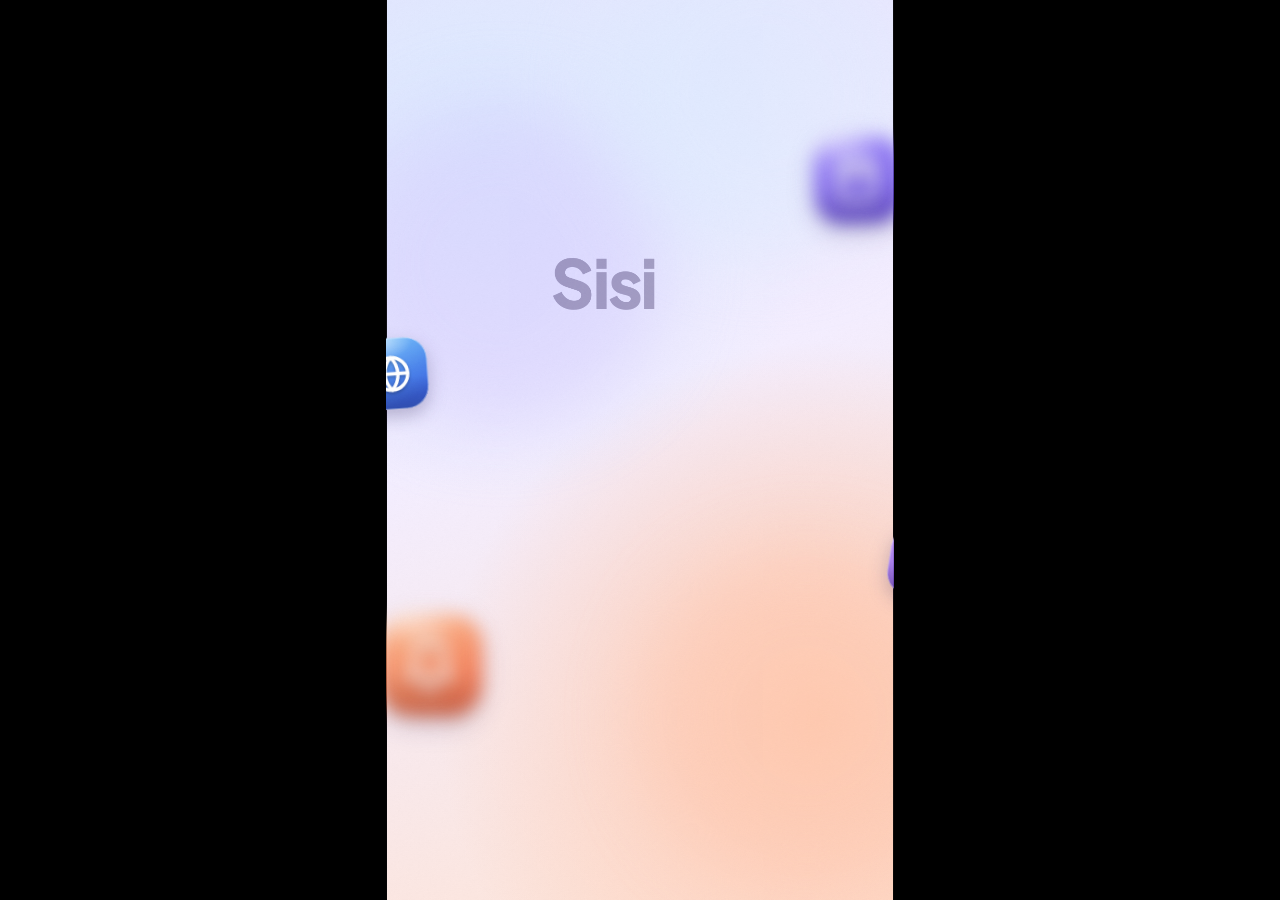
<file: bnd-ad/S07_flip_bnd.html>
<!doctype html>
<html lang="sw"><head><meta charset="utf-8"><meta name="viewport" content="width=device-width,initial-scale=1">
<title>B&D v9 · S07 · flip bnd</title>
<link rel="preconnect" href="https://fonts.googleapis.com"><link rel="preconnect" href="https://fonts.gstatic.com" crossorigin>
<link href="https://fonts.googleapis.com/css2?family=Plus+Jakarta+Sans:wght@500;600;700;800&family=Bodoni+Moda:ital,wght@0,700;1,500&display=swap" rel="stylesheet">
<style>
*{box-sizing:border-box;margin:0;padding:0}
html,body{width:100%;height:100%;background:#000;overflow:hidden}
body{font-family:"Plus Jakarta Sans","Avenir Next","Segoe UI",system-ui,sans-serif;-webkit-font-smoothing:antialiased;color:#F2F5F8}
#stage{position:absolute;left:50%;top:50%;width:1080px;height:1920px;margin:-960px 0 0 -540px;overflow:hidden;background:#05070A;transform-origin:50% 50%}
.L{position:absolute;left:0;top:0;width:1080px;height:1920px}
#bg{z-index:1}#bgf{z-index:2;pointer-events:none}#cam{z-index:3;transform-origin:540px 960px}
#fg{z-index:4;pointer-events:none;transform-origin:540px 960px}#grain{z-index:5;pointer-events:none}#dbg{z-index:9;pointer-events:none}
.abs{position:absolute}
.blob{position:absolute;width:700px;height:700px;border-radius:50%;filter:blur(80px);opacity:.5}
/* ---------- kinetic text ---------- */
.line{position:absolute;left:0;width:1080px;height:0;transform-origin:50% 50%}
.line .li{position:absolute;left:0;top:0;width:100%;text-align:center;transform:translateY(-50%)}
.line .lin{display:inline-flex;gap:.22em;white-space:nowrap;align-items:center;letter-spacing:-.03em;line-height:1}
.line .w{display:inline-block;position:relative}
.line .w.hp{padding:.06em .32em;margin:0 -.04em}
.line .wm{display:inline-block;overflow:hidden;padding:.1em .1em .22em;margin:-.1em -.1em -.22em;vertical-align:top;position:relative}
.line .wi{display:inline-block;will-change:transform}
.line .pb{position:absolute;left:0;top:-.02em;bottom:-.04em;width:100%;border-radius:999px;transform-origin:0 50%;transform:scaleX(0)}
/* ---------- logo ---------- */
.logo{display:inline-flex;align-items:center;font-family:"Bodoni Moda","Didot","Bodoni 72",Georgia,serif;letter-spacing:.02em;line-height:1;white-space:nowrap;position:relative}
.logo .lB,.logo .lD{display:inline-block;font-weight:700}
.logo .lA{display:inline-block;font-style:italic;font-weight:500;font-size:1.32em;margin:0 .1em 0 .06em;position:relative;top:.04em;background:linear-gradient(160deg,#FDE68A,#E2BF85 40%,#B7793E);-webkit-background-clip:text;background-clip:text;color:transparent;-webkit-text-fill-color:transparent}
.logo.dk .lB,.logo.dk .lD{color:#F6ECDC}.logo.br .lB,.logo.br .lD{color:#24164F}
.swc{position:absolute;left:-4%;right:-4%;top:-10%;bottom:-10%;overflow:hidden;pointer-events:none;-webkit-mask-image:linear-gradient(90deg,transparent,#000 10%,#000 90%,transparent),linear-gradient(180deg,transparent,#000 30%,#000 70%,transparent);-webkit-mask-composite:source-in;mask-image:linear-gradient(90deg,transparent,#000 10%,#000 90%,transparent),linear-gradient(180deg,transparent,#000 30%,#000 70%,transparent);mask-composite:intersect}
.swb{position:absolute;top:0;left:0;width:26%;height:100%;background:linear-gradient(90deg,rgba(255,255,255,0),rgba(255,255,255,1),rgba(255,255,255,0));transform:skewX(-20deg);mix-blend-mode:soft-light}
/* ---------- phone ---------- */
.ph3{position:absolute;left:0;top:0;width:1080px;height:1920px;perspective:2400px;perspective-origin:540px 960px;pointer-events:none}
.ph{position:absolute;left:240px;width:600px;height:1240px;border-radius:96px;padding:2px;background:linear-gradient(160deg,#3A3D48,#15161C);transform-origin:50% 50%}
.ph.dk{box-shadow:0 50px 120px rgba(0,0,0,.65),0 0 60px rgba(20,184,166,.12)}
.ph.br{box-shadow:0 40px 90px rgba(36,22,79,.18),0 12px 28px rgba(36,22,79,.10)}
.ph .phin{position:absolute;inset:2px;border-radius:94px;background:#0E0F14;box-shadow:inset 0 1px 0 rgba(255,255,255,.06)}
.ph .btn{position:absolute;width:6px;border-radius:3px;background:#2A2C35}
.ph .scr{position:absolute;left:18px;top:18px;width:564px;height:1204px;border-radius:80px;overflow:hidden;background:#fff}
.ph .isl{position:absolute;left:207px;top:26px;width:150px;height:44px;border-radius:22px;background:#000;z-index:30}
.ph .sb{position:absolute;left:0;top:0;width:564px;height:96px;z-index:29;font-weight:700;font-size:26px;line-height:26px}
.ph .sb .tm{position:absolute;left:52px;top:35px}
.ph .sb .ic{position:absolute;right:48px;top:35px;display:flex;gap:10px;align-items:center;height:26px}
.ph .glare{position:absolute;inset:0;z-index:31;pointer-events:none;background:linear-gradient(135deg,rgba(255,255,255,.08) 0%,rgba(255,255,255,0) 34%)}
.pg{position:absolute;left:0;top:0;width:564px;height:1204px;overflow:hidden}
/* ---------- tap ring ---------- */
.tap{position:absolute;left:0;top:0;width:0;height:0}
.tap .td{position:absolute;left:-45px;top:-45px;width:90px;height:90px;border-radius:50%}
.tap .tr{position:absolute;left:-45px;top:-45px;width:90px;height:90px;border-radius:50%;border:4px solid;opacity:0}
.tap.dk .td{background:rgba(255,255,255,.35)}.tap.dk .tr{border-color:rgba(255,255,255,.7)}
.tap.br .td{background:rgba(36,22,79,.18)}.tap.br .tr{border-color:rgba(36,22,79,.45)}
/* ---------- cards ---------- */
.nc{position:absolute;border-radius:36px;padding:26px 30px;display:flex;gap:24px;align-items:center;transform-origin:50% 50%}
.nc.dk{background:rgba(17,24,33,.86);border:1px solid rgba(255,255,255,.08);box-shadow:0 50px 120px rgba(0,0,0,.65),inset 0 1px 0 rgba(255,255,255,.06);backdrop-filter:blur(20px);color:#F2F5F8}
.nc.br{background:rgba(255,255,255,.88);border:1px solid #fff;box-shadow:0 40px 90px rgba(36,22,79,.18),0 12px 28px rgba(36,22,79,.10);backdrop-filter:blur(20px);color:#24164F}
.nc .ni{width:72px;height:72px;border-radius:20px;flex:none;display:flex;align-items:center;justify-content:center;position:relative}
.nc .nt{font-size:34px;font-weight:700;line-height:1.15}
.nc .nb{font-size:30px;font-weight:500;line-height:1.2;opacity:.8}
.nc .nm{font-size:24px;font-weight:500;opacity:.55;margin-left:auto;align-self:flex-start;white-space:nowrap}
.nc .ping{position:absolute;inset:0;border-radius:20px;border:3px solid;opacity:0}
.fl{position:absolute;inset:0;border-radius:inherit;box-shadow:inset 0 0 44px 8px rgba(255,255,255,.95);opacity:0;pointer-events:none}
.pill{display:inline-flex;align-items:center;justify-content:center;white-space:nowrap;border-radius:999px;font-weight:700}
.ico{display:inline-block;vertical-align:middle;flex:none}
.tab{font-variant-numeric:tabular-nums}
.noteRow{font-style:italic;font-weight:500;color:#2A2A2A;white-space:nowrap}


</style></head><body>
<div id="stage"><div id="bg" class="L"></div><div id="bgf" class="L"></div><div id="cam" class="L"></div><div id="fg" class="L"></div><div id="grain" class="L"></div><div id="dbg" class="L"></div></div>
<script>
/* ===== TIMINGS (edit these numbers to retime a beat) ===== */
const T={dotPulse:0.00,bloom:0.25,icons:0.70,sisi:1.00,clear:2.00,services:2.30,zoomThrough:4.80,end:5.50};
const D={pulse:0.25,bloom:0.60,iconFly:0.50,iconStag:0.07,logoSpin:0.45,clear:0.30,pill:0.45,pillGap:0.45,zoom:0.45,dissolve:0.25};
const SFX=[{t:0.00,name:"heartbeat-soft"},{t:0.25,name:"whoosh-rise"},{t:0.70,name:"float-pops"},{t:0.85,name:"bright-swell"},{t:1.00,name:"pop"},{t:1.45,name:"logo-ping"},{t:2.30,name:"pill-pop"},{t:2.75,name:"pill-pop"},{t:3.20,name:"pill-pop"},{t:3.65,name:"pill-pop"},{t:4.10,name:"pill-pop"},{t:4.80,name:"zoom-through"}];
/* ============================ CORE (shared engine) ============================ */
const clamp=(x,a=0,b=1)=>Math.min(b,Math.max(a,x));
const lerp=(a,b,p)=>a+(b-a)*p;
function bez(x1,y1,x2,y2){ // cubic-bezier(x1,y1,x2,y2) → easing function
  const cx=3*x1,bx=3*(x2-x1)-cx,ax=1-cx-bx,cy=3*y1,by=3*(y2-y1)-cy,ay=1-cy-by;
  const sx=t=>((ax*t+bx)*t+cx)*t, sy=t=>((ay*t+by)*t+cy)*t, dsx=t=>(3*ax*t+2*bx)*t+cx;
  return x=>{ if(x<=0)return 0; if(x>=1)return 1; let t=x;
    for(let i=0;i<8;i++){ const d=sx(t)-x; if(Math.abs(d)<1e-5)break; t-=d/(dsx(t)||1e-6); }
    return sy(clamp(t)); };
}
const E={ out:bez(.16,1,.3,1), pop:bez(.34,1.56,.64,1), inOut:bez(.65,0,.35,1),
          snap:bez(.7,0,.2,1), soft:bez(.33,0,.67,1), in:bez(.55,0,1,.45), pop2:bez(.3,2.1,.55,1), lin:x=>x };
// eased progress of a move that starts at s and lasts d seconds
const P=(t,s,d,ease=E.out)=>ease(clamp((t-s)/d));

/* ---------- misc helpers ---------- */
const Q=new URLSearchParams(location.search);
const DEBUG=Q.get('debug')==='1';
function mulberry32(a){return function(){a|=0;a=a+0x6D2B79F5|0;let t=Math.imul(a^a>>>15,1|a);t=t+Math.imul(t^t>>>7,61|t)^t;return((t^t>>>14)>>>0)/4294967296;}}
const RND=mulberry32(7);               // seeded, computed ONCE at load
const $=id=>document.getElementById(id);
function h(html){const d=document.createElement('div');d.innerHTML=html.trim();return d.firstElementChild;}
function add(parent,html){const d=document.createElement('div');d.innerHTML=html.trim();const f=d.firstElementChild;while(d.firstChild)parent.appendChild(d.firstChild);return f;} // appends ALL root nodes, returns the first element
const fmt=n=>Math.round(n).toString().replace(/\B(?=(\d{3})+(?!\d))/g,',');
const typed=(s,t,start,cps)=>s.slice(0,clamp(Math.floor((t-start)*cps),0,s.length));
const caret=t=>(Math.floor(t*2.2)%2===0);
const sin=(t,period,ph=0)=>Math.sin((t/period+ph)*Math.PI*2);
/* transform+opacity+filter setter. x,y,z px · s,sx,sy scale · r(z) rx ry deg · o opacity · b blur px · br brightness */
function tf(e,o){
  let t='';
  if(o.x||o.y||o.z)t+=`translate3d(${(o.x||0).toFixed(2)}px,${(o.y||0).toFixed(2)}px,${(o.z||0).toFixed(2)}px) `;
  if(o.rx)t+=`rotateX(${o.rx.toFixed(3)}deg) `;
  if(o.ry)t+=`rotateY(${o.ry.toFixed(3)}deg) `;
  if(o.r)t+=`rotate(${o.r.toFixed(3)}deg) `;
  if(o.skx)t+=`skewX(${o.skx}deg) `;
  if(o.s!==undefined&&o.sx===undefined&&o.sy===undefined)t+=`scale(${o.s.toFixed(4)}) `;
  else if(o.sx!==undefined||o.sy!==undefined)t+=`scale(${(o.sx??o.s??1).toFixed(4)},${(o.sy??o.s??1).toFixed(4)}) `;
  e.style.transform=t||'none';
  if(o.o!==undefined)e.style.opacity=clamp(o.o).toFixed(3);
  let f='';
  if(o.b)f+=`blur(${o.b.toFixed(2)}px) `;
  if(o.br!==undefined&&o.br!==1)f+=`brightness(${o.br}) `;
  e.style.filter=f||'none';
}
/* stroke-draw helper for paths with pathLength=1 (hides the round-cap dot before the draw starts) */
function draw(e,p){e.style.strokeDasharray='1';e.style.strokeDashoffset=(1-p).toFixed(4);e.style.opacity=p>.001?1:0;}
const vis=(e,on)=>{e.style.visibility=on?'visible':'hidden';};

/* ---------- palette ---------- */
const C={ dbg:'#05070A',dbg2:'#0B1016',dpanel:'#111821',dpanel2:'#18212C',dtext:'#F2F5F8',dmuted:'#8A97A6',teal:'#14B8A6',cyan:'#22D3EE',pain:'#FF4D5E',amber:'#F5B544',
  lilac:'#E9E3FF',lilac2:'#D6CBFF',peach:'#FFE4D6',peach2:'#FFC9B0',blue:'#DCEBFF',ink:'#24164F',navy:'#1B1F4B',violet:'#6C4CF5',coral:'#FF8A65',success:'#22C55E',muted:'#6B6890' };
const PILLS={teal:['#14B8A6','#041014'],pain:['#FF4D5E','#ffffff'],amber:['#F5B544','#1A1200'],violet:['#6C4CF5','#ffffff'],peach:['#FFC9B0','#24164F'],success:['#22C55E','#ffffff'],coral:['#FF8A65','#ffffff']};
const DARK_WASH='radial-gradient(circle at 50% 42%,rgba(20,184,166,0.14),transparent 58%),radial-gradient(circle at 80% 85%,rgba(34,211,238,0.08),transparent 50%)';
const BRIGHT_BG='radial-gradient(circle at 18% 16%,#DCEBFF 0%,transparent 42%),radial-gradient(circle at 85% 80%,#FFC9B0 0%,transparent 45%),linear-gradient(160deg,#E9E3FF 0%,#F4EEFF 45%,#FFE4D6 100%)';

/* ---------- glyph icons (24-grid strokes) + glossy 3D-style tiles ---------- */
const G={
 search:'<circle cx="11" cy="11" r="7"/><path d="M20 20l-4-4"/>',
 phone:'<path d="M22 16.92v3a2 2 0 0 1-2.18 2 19.79 19.79 0 0 1-8.63-3.07 19.5 19.5 0 0 1-6-6 19.79 19.79 0 0 1-3.07-8.67A2 2 0 0 1 4.11 2h3a2 2 0 0 1 2 1.72 12.84 12.84 0 0 0 .7 2.81 2 2 0 0 1-.45 2.11L8.09 9.91a16 16 0 0 0 6 6l1.27-1.27a2 2 0 0 1 2.11-.45 12.84 12.84 0 0 0 2.81.7A2 2 0 0 1 22 16.92z"/>',
 calendar:'<rect x="3" y="4" width="18" height="18" rx="3"/><path d="M16 2v4M8 2v4M3 10h18"/>',
 globe:'<circle cx="12" cy="12" r="10"/><path d="M2 12h20"/><path d="M12 2a15.3 15.3 0 0 1 4 10 15.3 15.3 0 0 1-4 10 15.3 15.3 0 0 1-4-10 15.3 15.3 0 0 1 4-10z"/>',
 bell:'<path d="M6 8a6 6 0 0 1 12 0c0 7 3 9 3 9H3s3-2 3-9"/><path d="M10.3 21a1.94 1.94 0 0 0 3.4 0"/>',
 chart:'<path d="M3 3v18h18"/><path d="M8 16v-3M13 16V8M18 16v-6"/>',
 window:'<rect x="2" y="4" width="20" height="16" rx="3"/><path d="M2 9h20"/>',
 mobile:'<rect x="6" y="2" width="12" height="20" rx="3"/><path d="M11 18h2"/>',
 check:'<path d="M5 13l4 4L19 7"/>',
 star:'<polygon points="12 2 15.09 8.26 22 9.27 17 14.14 18.18 21.02 12 17.77 5.82 21.02 7 14.14 2 9.27 8.91 8.26 12 2"/>',
 pin:'<path d="M20 10c0 6-8 12-8 12S4 16 4 10a8 8 0 0 1 16 0z"/><circle cx="12" cy="10" r="3"/>',
 clock:'<circle cx="12" cy="12" r="10"/><path d="M12 6v6l4 2"/>',
 download:'<path d="M21 15v4a2 2 0 0 1-2 2H5a2 2 0 0 1-2-2v-4M7 10l5 5 5-5M12 15V3"/>',
 send:'<path d="M22 2L11 13"/><path d="M22 2l-7 20-4-9-9-4 20-7z"/>',
 back:'<path d="M19 12H5M12 19l-7-7 7-7"/>',
 chat:'<path d="M21 11.5a8.4 8.4 0 0 1-9 8.4 8.5 8.5 0 0 1-3.8-.9L3 21l1.9-5.1A8.4 8.4 0 0 1 3.9 11.5 8.5 8.5 0 0 1 12.4 3 8.4 8.4 0 0 1 21 11.5z"/>',
 box:'<path d="M21 8l-9-5-9 5v8l9 5 9-5z"/><path d="M3 8l9 5 9-5M12 13v8"/>',
 cart:'<circle cx="9" cy="20" r="1.5"/><circle cx="18" cy="20" r="1.5"/><path d="M2 3h3l3 12h11l2-8H6"/>',
 home:'<path d="M3 11l9-8 9 8"/><path d="M5 10v10h14V10"/><path d="M10 20v-6h4v6"/>',
 list:'<path d="M8 6h13M8 12h13M8 18h13"/><circle cx="3.5" cy="6" r="1"/><circle cx="3.5" cy="12" r="1"/><circle cx="3.5" cy="18" r="1"/>',
 user:'<circle cx="12" cy="8" r="4"/><path d="M4 21a8 8 0 0 1 16 0"/>',
 x:'<path d="M6 6l12 12M18 6L6 18"/>',
 sparkle:'<path d="M12 3l2 6 6 2-6 2-2 6-2-6-6-2 6-2z"/>',
 tag:'<path d="M20 12l-8 8-9-9V3h8z"/><circle cx="7.5" cy="7.5" r="1.5"/>',
 truck:'<path d="M1 4h13v12H1zM14 8h5l4 4v4h-9"/><circle cx="6" cy="18" r="2"/><circle cx="18" cy="18" r="2"/>',
 grad:'<path d="M2 9l10-5 10 5-10 5z"/><path d="M6 11v5c2 2 10 2 12 0v-5"/>',
 bed:'<path d="M3 18V6M3 14h18v4M21 14v-3a3 3 0 0 0-3-3h-7v6"/><circle cx="7" cy="11" r="1.5"/>',
};
function ico(name,size=32,color='currentColor',sw=2){return `<svg class="ico" width="${size}" height="${size}" viewBox="0 0 24 24" fill="none" stroke="${color}" stroke-width="${sw}" stroke-linecap="round" stroke-linejoin="round">${G[name]||''}</svg>`;}
let _gid=0;
function gloss(name,c1,c2,size=160,glyph=true){ // glossy rounded-square 3D-feel tile
  const id='g'+(_gid++);
  return `<svg class="ico" width="${size}" height="${size}" viewBox="0 0 100 100" style="overflow:visible;filter:drop-shadow(0 14px 16px rgba(36,22,79,.26))"><defs>
  <linearGradient id="${id}a" x1="0" y1="0" x2=".35" y2="1"><stop offset="0" stop-color="${c1}"/><stop offset="1" stop-color="${c2}"/></linearGradient>
  <linearGradient id="${id}b" x1="0" y1="0" x2="0" y2="1"><stop offset=".55" stop-color="#000" stop-opacity="0"/><stop offset="1" stop-color="#000" stop-opacity=".22"/></linearGradient>
  <radialGradient id="${id}h" cx=".28" cy=".05" r=".9"><stop offset="0" stop-color="#fff" stop-opacity=".7"/><stop offset=".6" stop-color="#fff" stop-opacity=".05"/><stop offset="1" stop-color="#fff" stop-opacity="0"/></radialGradient></defs>
  <rect x="4" y="4" width="92" height="92" rx="29" fill="url(#${id}a)"/><rect x="4" y="4" width="92" height="92" rx="29" fill="url(#${id}b)"/>
  <rect x="4" y="4" width="92" height="50" rx="29" fill="url(#${id}h)"/><rect x="4.5" y="4.5" width="91" height="91" rx="28.5" fill="none" stroke="#fff" stroke-opacity=".5"/>
  ${glyph?`<g transform="translate(24,25) scale(2.1)" stroke="#fff" stroke-width="2.1" fill="none" stroke-linecap="round" stroke-linejoin="round" style="filter:drop-shadow(0 1px 1px rgba(0,0,0,.25))">${G[name]||''}</g>`:''}</svg>`;
}
/* ---------- logo ---------- */
function logoHTML(size,tone){return `<span class="logo ${tone==='dk'?'dk':'br'}" style="font-size:${size}px"><span class="lB">B</span><span class="lA">&amp;</span><span class="lD">D</span></span>`;}
function logoSweep(logoEl,t,s,d=.35){ // light sweep across a .logo (needs .swc>.swb inside)
  const b=logoEl.querySelector('.swb'); if(!b)return; const p=P(t,s,d,E.inOut);
  b.style.transform=`translateX(${lerp(-60,420,p)*1}%) skewX(-20deg)`; b.style.opacity=(t>=s&&t<=s+d)?1:0;
}
function mkLogo(parent,size,tone,style=''){
  const wrap=add(parent,`<div class="abs" style="${style}">${logoHTML(size,tone)}<div class="swc"><div class="swb"></div></div></div>`);
  return {wrap,logo:wrap.querySelector('.logo'),B:wrap.querySelector('.lB'),A:wrap.querySelector('.lA'),D:wrap.querySelector('.lD')};
}
function offsetIn(el,anc){let x=0,y=0;while(el&&el!==anc){x+=el.offsetLeft;y+=el.offsetTop;el=el.offsetParent;}return{x,y};}

/* ---------- kinetic text: word by word with masks + pills ---------- */
const _fitters=[];
function mkLine(parent,o){
  // o: {y, size, weight=800, color, words:[str | {t,pill}], maxW=960, theme}
  const wrap=add(parent,`<div class="line" style="top:${o.y}px"><div class="li" style="font-size:${o.size}px;font-weight:${o.weight||800};color:${o.color||'#fff'}"><div class="lin"></div></div></div>`);
  const lin=wrap.querySelector('.lin'), words=[];
  for(const wd of o.words){
    const t=typeof wd==='string'?wd:wd.t, pill=typeof wd==='string'?null:wd.pill, fs=typeof wd==='string'?1:(wd.fs||1);
    const w=add(lin,`<span class="w${pill?' hp':''}" style="font-size:${fs}em">${pill?'<span class="pb"></span>':''}<span class="wm"><span class="wi">${t}</span></span></span>`);
    const pb=w.querySelector('.pb'),wi=w.querySelector('.wi');
    if(pill){const pc=PILLS[pill];pb.style.background=pc[0];wi.style.color=pc[1];}
    words.push({w,wi,pb,pill,wm:w.querySelector('.wm')});
  }
  const L={wrap,words,y:o.y,size:o.size,li:wrap.querySelector('.li'),lin};
  _fitters.push(()=>{wrap.querySelector('.li').style.fontSize=o.size+'px';const w=lin.offsetWidth;const mx=o.maxW||960;if(w>mx)wrap.querySelector('.li').style.fontSize=(o.size*mx/w).toFixed(2)+'px';});
  return L;
}
/* renders a line at time t. s = start of first word; opts:{stag=.07, starts:[..], ex (exit start), exD, dy} */
function renderLine(L,t,s,opts={}){
  const stag=opts.stag??.07,dur=.32;
  L.words.forEach((W,i)=>{
    const ws=opts.starts?opts.starts[i]:s+i*stag;
    const ts=W.pill?ws+.08:ws;
    const p=P(t,ts,dur,E.pop), op=clamp((t-ts)/(dur*.4));
    W.wi.style.transform=`translateY(${((1-p)*60).toFixed(2)}%) scale(${lerp(.86,1,p).toFixed(4)})`;
    W.wi.style.opacity=op.toFixed(3);
    if(W.pb)W.pb.style.transform=`scaleX(${P(t,ws,.30,E.out).toFixed(4)})`;
  });
  let y=opts.dy||0,o=1,b=0;
  if(opts.ex!==undefined){const p=P(t,opts.ex,opts.exD||.28,E.in);y+=-.3*L.size*p;o=1-p;b=8*p;}
  tf(L.wrap,{y,o,b});
}
function lineEnd(L,s,opts={}){return s+(L.words.length-1)*(opts.stag??.07)+.4;}

/* ---------- background layers ---------- */
function mkBright(parent){
  const root=add(parent,`<div class="L" style="background:${BRIGHT_BG}"></div>`);
  const bl=[['#D6CBFF',-140,180,1,0],['#FFC9B0',520,1240,2,.25],['#DCEBFF',420,-120,1,.5]].map(([c,x,y,k,ph])=>{const b=add(root,`<div class="blob" style="background:${c};left:${x}px;top:${y}px"></div>`);return{b,x,y,k,ph};});
  return {root,render(t,dur){bl.forEach((B,i)=>{const a=36;const dx=a*sin(t,dur/B.k,0),dy=a*Math.sin(2*Math.PI*B.k*t/dur+B.ph*6.28)-a*Math.sin(B.ph*6.28);B.b.style.transform=`translate(${dx.toFixed(2)}px,${dy.toFixed(2)}px)`;});}};
}
function mkDark(parent){
  const root=add(parent,`<div class="L" style="background:${DARK_WASH},#05070A"></div>`);
  return {root};
}
const GRAIN="url(\"data:image/svg+xml;utf8,<svg xmlns='http://www.w3.org/2000/svg' width='300' height='300'><filter id='n'><feTurbulence type='fractalNoise' baseFrequency='0.9' numOctaves='2' seed='7' stitchTiles='stitch'/><feColorMatrix type='saturate' values='0'/></filter><rect width='300' height='300' filter='url(%23n)'/></svg>\")";

/* ---------- phone mockup (Bible F) ---------- */
function mkPhone(parent,o){
  // o:{cy, theme:'dk'|'br', ink, bg, z}
  const root=add(parent,`<div class="ph3" ${o.z?`style="z-index:${o.z}"`:''}></div>`);
  const ink=o.ink||(o.theme==='dk'?'#F2F5F8':'#24164F');
  const body=add(root,`<div class="ph ${o.theme}" style="top:${o.cy-620}px"><div class="phin"></div>
    <i class="btn" style="left:-4px;top:210px;height:70px"></i><i class="btn" style="left:-4px;top:310px;height:110px"></i><i class="btn" style="right:-4px;top:290px;height:150px"></i>
    <div class="scr" style="background:${o.bg||'#fff'}"><div class="pgs"></div>
      <div class="sb" style="color:${ink}"><span class="tm">09:41</span><span class="ic">
        <svg width="34" height="22" viewBox="0 0 34 22" fill="${ink}"><rect x="0" y="14" width="6" height="8" rx="1.5"/><rect x="9" y="9" width="6" height="13" rx="1.5"/><rect x="18" y="4" width="6" height="18" rx="1.5"/><rect x="27" y="0" width="6" height="22" rx="1.5"/></svg>
        <svg width="30" height="22" viewBox="0 0 30 22" fill="none" stroke="${ink}" stroke-width="3" stroke-linecap="round"><path d="M3 8a17 17 0 0 1 24 0"/><path d="M8 13a10 10 0 0 1 14 0"/><circle cx="15" cy="18" r="1.6" fill="${ink}"/></svg>
        <svg width="46" height="22" viewBox="0 0 46 22" fill="none"><rect x="1" y="1" width="38" height="20" rx="6" stroke="${ink}" stroke-opacity=".5" stroke-width="2"/><rect x="4" y="4" width="28" height="14" rx="3.5" fill="${ink}"/><rect x="41" y="7" width="3.5" height="8" rx="1.7" fill="${ink}" fill-opacity=".5"/></svg></span></div>
      <div class="isl"></div><div class="glare"></div></div></div>`);
  const scr=body.querySelector('.scr'), pgs=body.querySelector('.pgs');
  const S={root,body,scr,pgs,cy:o.cy,st:{x:0,y:0,s:1,rx:0,ry:0,rz:0},
    apply(st){S.st=Object.assign({x:0,y:0,s:1,rx:0,ry:0,rz:0},st);const a=S.st;
      body.style.transform=`translate3d(${a.x}px,${a.y}px,0) rotateX(${a.rx}deg) rotateY(${a.ry}deg) rotateZ(${a.rz}deg) scale(${a.s})`;
      root.style.opacity=a.o===undefined?1:clamp(a.o);
      body.style.filter=a.b?`blur(${a.b}px)`:'none';},
    // map a point on the screen (0..564, 0..1204) to stage px under the current transform + 2400 perspective
    proj(sx,sy){return projectPhone(S.st,S.cy,sx-282,sy-602+0);},
    projBody(bx,by){return projectPhone(S.st,S.cy,bx-300,by-620);}};
  return S;
}
function projectPhone(st,cy,px,py){
  const rx=st.rx*Math.PI/180,ry=st.ry*Math.PI/180,rz=st.rz*Math.PI/180;
  let x=px*st.s,y=py*st.s,z=0,t;
  t=x*Math.cos(rz)-y*Math.sin(rz);y=x*Math.sin(rz)+y*Math.cos(rz);x=t;                 // rotateZ
  t=x*Math.cos(ry)+z*Math.sin(ry);z=-x*Math.sin(ry)+z*Math.cos(ry);x=t;                 // rotateY
  t=y*Math.cos(rx)-z*Math.sin(rx);z=y*Math.sin(rx)+z*Math.cos(rx);y=t;                  // rotateX
  const X=540+st.x+x, Y=cy+st.y+y, d=2400, k=d/(d-z);
  return {x:540+(X-540)*k, y:960+(Y-960)*k, k};
}

/* ---------- finger-tap ring (Bible E6) ---------- */
function mkTap(parent,theme){return add(parent,`<div class="tap ${theme}"><div class="tr"></div><div class="td"></div></div>`);}
function tapRender(tap,t,pos,presses,o=1){
  // pos {x,y}; presses [times]
  let sc=1,rp=0,ro=0;
  for(const pt of presses){const dt=t-pt;if(dt<0)continue;
    if(dt<.12)sc=1-.18*E.out(dt/.12);else if(dt<.30)sc=.82+.18*E.pop((dt-.12)/.18);
    if(dt<.45){rp=lerp(.6,1.8,E.out(dt/.45));ro=lerp(.6,0,E.out(dt/.45));}}
  tap.style.transform=`translate(${pos.x.toFixed(2)}px,${pos.y.toFixed(2)}px)`;tap.style.opacity=o;
  tap.firstChild.style.transform=`scale(${rp})`;tap.firstChild.style.opacity=ro;tap.lastChild.style.transform=`scale(${sc})`;
}
/* button squash 1→.94→1 after a tap */
function squash(t,pt){const dt=t-pt;if(dt<0||dt>.4)return 1;if(dt<.1)return lerp(1,.94,E.out(dt/.1));return lerp(.94,1,E.pop((dt-.1)/.3));}

/* ---------- notification card (Bible I) ---------- */
function ncardHTML(o){ // {theme, icon(html), title, body, time, w, x, y}
  return `<div class="nc ${o.theme}" style="width:${o.w}px;${o.style||''}"><div class="ni" style="background:${o.iconBg||'#25A06B'}">${o.icon||ico('chat',38,'#fff')}<i class="ping" style="border-color:${o.pingColor||'#25A06B'}"></i></div>
   <div style="min-width:0"><div class="nt">${o.title}</div><div class="nb">${o.body||''}</div></div>${o.time?`<div class="nm">${o.time}</div>`:''}<i class="fl"></i></div>`;
}
function cardPop(card,t,s,base={}){ // overshoot pop + flash + ping, returns progress 0..1 for visibility
  const p=P(t,s,.45,E.pop2), sc=lerp(.85,1,p), op=clamp((t-s)/.12);
  const fl=card.querySelector('.fl'),pg=card.querySelector('.ping');
  if(fl)fl.style.opacity=(.3*(1-clamp((t-s)/.2))*(t>=s?1:0)).toFixed(3);
  if(pg){const q=clamp((t-s)/.5);pg.style.transform=`scale(${lerp(1,1.6,E.out(q))})`;pg.style.opacity=t>=s?(lerp(.5,0,q)).toFixed(3):0;}
  return {y:(1-P(t,s,.45,E.pop))*50+(base.y||0),s:sc*(base.s||1),o:op*(base.o===undefined?1:base.o)};
}

/* ---------- floating DOF helper ---------- */
function bob(t,seed,ampx=10,ampy=14,per=3.2){return {x:ampx*Math.sin(2*Math.PI*(t/per+seed*.37)),y:ampy*Math.sin(2*Math.PI*(t/(per*1.17)+seed*.61)),r:3*Math.sin(2*Math.PI*(t/(per*1.4)+seed*.23))};}
function mkFloat(parent,html,x,y,w,h_,style=''){return add(parent,`<div class="abs" style="left:${x-w/2}px;top:${y-h_/2}px;width:${w}px;height:${h_}px;display:flex;align-items:center;justify-content:center;${style}">${html}</div>`);}

/* ============================ BOOT / TRANSPORT ============================ */
function boot(cfg){
  const dur=cfg.duration;
  const stage=$('stage'),bgL=$('bg'),bgf=$('bgf'),cam=$('cam'),fg=$('fg'),grain=$('grain'),dbg=$('dbg');
  const ctx={stage,bg:bgL,bgf,cam,fg,grain,dur,T:cfg.T};
  function fit(){const k=Math.min(innerWidth/1080,innerHeight/1920);stage.style.transform=`scale(${k})`;ctx.k=k;}
  addEventListener('resize',fit);fit();
  grain.style.cssText+=`;background-image:${GRAIN};background-size:300px 300px;opacity:${cfg.grain??.04}`;
  if(cfg.bg==='bright'){ctx.bright=mkBright(bgL);}else if(cfg.bg==='dark'){ctx.dark=mkDark(bgL);}
  cfg.build(ctx);
  // debug overlay
  let dbgT=null,dbgB=null;
  if(DEBUG){
    dbg.innerHTML=`<div class="abs" style="left:60px;top:0;width:1px;height:1920px;background:rgba(255,0,0,.55)"></div><div class="abs" style="left:1020px;top:0;width:1px;height:1920px;background:rgba(255,0,0,.55)"></div>
    <div class="abs" style="left:0;top:250px;width:1080px;height:1px;background:rgba(255,0,0,.55)"></div><div class="abs" style="left:0;top:1570px;width:1080px;height:1px;background:rgba(255,0,0,.55)"></div>
    <div id="dbgbox" class="abs" style="left:70px;top:90px;padding:10px 16px;background:rgba(0,0,0,.7);color:#7CFF9C;font:600 28px/1.2 ui-monospace,Menlo,monospace;border-radius:10px"></div>`;
    dbgT=$('dbgbox');
  }
  const labels=Object.entries(cfg.T).filter(([k,v])=>typeof v==='number').sort((a,b)=>a[1]-b[1]);
  window.__duration=dur;
  window.__labels=Object.assign({},cfg.T);
  window.__sfx=cfg.sfx||[];
  let cur=0,playing=false,last=0;const loop=Q.get('loop')!=='0';
  function render(t){
    const p=E.soft(clamp(t/dur));
    // constant slow push-in 1.00→1.06 with ±6px sine micro-drift (zero at both ends)
    const extra=cfg.camExtra?cfg.camExtra(t):{};
    const dy=6*Math.sin(2*Math.PI*t/dur*2);
    const rx=extra.rx||0, cs=(cfg.noPush?1:1+.06*p)*(extra.s||1);
    cam.style.transform=`perspective(2400px) rotateX(${rx}deg) translate3d(${(extra.x||0)}px,${dy+(extra.y||0)}px,0) scale(${cs.toFixed(5)})`;
    fg.style.transform=`translate3d(0,${(dy*1.5).toFixed(2)}px,0) scale(${(1+.09*p).toFixed(5)})`;
    bgf.style.transform=`translate3d(0,${(dy*.5).toFixed(2)}px,0) scale(${(1+.03*p).toFixed(5)})`;
    if(ctx.bright)ctx.bright.render(t,dur);
    cfg.render(t,ctx,p);
    if(dbgT){let lb='';for(const [k,v] of labels)if(v<=t+1e-6)lb=k;dbgT.textContent=`t=${t.toFixed(2)}  ${lb}`;}
  }
  function frame(now){if(!playing)return;cur+=(now-last)/1000;last=now;
    if(cur>=dur){if(loop)cur=cur%dur;else{cur=dur;playing=false;}}
    render(cur);if(playing)requestAnimationFrame(frame);}
  window.__pause=()=>{playing=false;};
  window.__play=()=>{if(playing)return;if(cur>=dur)cur=0;playing=true;last=performance.now();requestAnimationFrame(frame);};
  window.__seek=t=>{window.__pause();cur=clamp(t,0,dur);render(cur);};
  addEventListener('keydown',e=>{
    if(e.code==='Space'){e.preventDefault();playing?window.__pause():window.__play();}
    else if(e.code==='ArrowRight'){window.__seek(cur+1/30);}
    else if(e.code==='ArrowLeft'){window.__seek(cur-1/30);}
  });
  render(0);
  const fams=cfg.fonts||['800 100px "Plus Jakarta Sans"','700 100px "Plus Jakarta Sans"','600 100px "Plus Jakarta Sans"','500 100px "Plus Jakarta Sans"','700 100px "Bodoni Moda"','italic 500 100px "Bodoni Moda"'];
  const loads=fams.map(f=>document.fonts.load(f,'Aa&Bb').catch(()=>{}));
  Promise.race([Promise.allSettled(loads).then(()=>document.fonts.ready),new Promise(r=>setTimeout(r,5000))]).then(()=>{
    _fitters.forEach(f=>f());if(cfg.afterFonts)cfg.afterFonts(ctx);
    const tt=Q.get('t');
    if(tt!==null){window.__seek(parseFloat(tt));}else{render(0);}
    window.__ready=true;
    if(tt===null)window.__play();
  });
}


/* ===== SCENE ===== */
/* SCENE 07 — THE FLIP: teal dot blooms into the bright world. "Sisi ni B&D" + 5 services, then zoom-through into "Website". */
const SERV=[['Website','globe','#8C6CFF','#5A3AE0'],['Mfumo wa booking','calendar','#FF9E7D','#F0623A'],['Web apps','window','#6C9CFF','#3A62E0'],['Mifumo ya biashara','chart','#38D39F','#139A6A'],['Apps za simu','mobile','#B58CFF','#7A4CE0']];
const ICONS=[ // [name,c1,c2,size,x,y,plane,flyFromX]
 ['bell','#FFB27A','#F0623A',200,110,1420,'fg'],['calendar','#9C84FF','#5A3AE0',170,985,380,'fg'],
 ['globe','#6CC4FF','#3A62E0',150,95,800,'mid'],['mobile','#C49CFF','#7A4CE0',140,990,1190,'mid'],
 ['window','#7FD0FF','#4A7AE8',120,900,610,'bg'],['chart','#7FE0B4','#139A6A',116,150,1330,'bg']];
let reveal,glow,bright,dot,iconEls=[],hg,sisi,logoBox,logoW,svc=[],stack,zg,violet,dkBase;
boot({duration:T.end,T,sfx:SFX,bg:null,grain:.035,
 camExtra:t=>({s:lerp(1,1.1,P(t,T.bloom,D.bloom,E.soft))/lerp(1,1.1,P(t,.9,.8,E.inOut))}),
 build(ctx){
  dkBase=add(ctx.bg,'<div class="L" style="background:#05070A"></div>');
  reveal=add(ctx.bg,'<div class="L" style="clip-path:circle(0px at 540px 960px)"></div>');bright=mkBright(reveal);
  glow=add(ctx.bg,'<div class="abs" style="left:540px;top:960px;width:10px;height:10px;border-radius:50%;box-shadow:0 0 90px 36px rgba(255,255,255,.75);opacity:0"></div>');
  dot=add(ctx.cam,`<div class="abs" style="left:528px;top:948px;width:24px;height:24px;border-radius:50%;background:#14B8A6;box-shadow:0 0 40px #14B8A6"></div>`);
  zg=add(ctx.cam,'<div class="L"></div>');
  ICONS.forEach(([n,c1,c2,sz,x,y,pl])=>{const par=pl==='fg'?ctx.fg:pl==='bg'?ctx.bgf:zg;iconEls.push(mkFloat(par,gloss(n,c1,c2,sz),x,y,sz,sz));});
  // headline group: "Sisi ni" + B&D wordmark
  hg=add(zg,'<div class="L" style="transform-origin:540px 700px"></div>');
  sisi=mkLine(hg,{y:590,size:140,color:'#24164F',words:['Sisi','ni']});
  logoBox=add(hg,`<div class="abs" style="left:0;top:690px;width:1080px;height:220px;display:flex;align-items:center;justify-content:center;perspective:900px"></div>`);
  logoW=add(logoBox,`<div style="position:relative">${logoHTML(220,'br')}<div class="swc"><div class="swb"></div></div></div>`);
  // services: five pills in a centred vertical stack
  stack=add(zg,'<div class="L"></div>');
  SERV.forEach(([tx,ic,c1,c2],i)=>{
    const y=700+i*160,odd=i%2===0;
    const row=add(stack,`<div class="abs" style="left:0;top:${y-60}px;width:1080px;height:120px;display:flex;justify-content:center"></div>`);
    const sv=add(row,`<div style="position:relative;height:120px;display:flex;align-items:center;gap:20px;padding:0 48px 0 22px;font-size:60px;font-weight:700;letter-spacing:-.03em;color:${odd?'#fff':'#24164F'};white-space:nowrap">
      <div class="pb" style="position:absolute;left:0;top:0;width:100%;height:120px;border-radius:999px;transform-origin:0 50%;background:${odd?'#6C4CF5':'#fff'};${odd?'box-shadow:0 20px 40px rgba(108,76,245,.32)':'box-shadow:inset 0 0 0 2px #D6CBFF,0 20px 40px rgba(36,22,79,.10)'}"></div>
      <div class="ct" style="position:relative;display:flex;align-items:center;gap:20px">${gloss(ic,c1,c2,76)}<span>${tx}</span></div></div>`);
    svc.push({row,sv,pb:sv.querySelector('.pb'),ct:sv.querySelector('.ct')});
  });
  violet=add(ctx.fg,'<div class="L" style="background:#6C4CF5;opacity:0"></div>');
 },
 render(t,ctx){
  bright.render(t,ctx.dur);
  // dot pulse, then bloom: circle of BRIGHT HANDOFF FRAME expands (E.snap) with a soft white edge glow
  const r=1300*P(t,T.bloom,D.bloom,E.snap);
  reveal.style.clipPath=`circle(${r.toFixed(1)}px at 540px 960px)`;
  glow.style.cssText+=`;left:${540-r}px;top:${960-r}px;width:${2*r}px;height:${2*r}px;opacity:${(r>2&&t<.95)?(1-P(t,.7,.2)).toFixed(3):0}`;
  tf(dot,{s:1+.4*Math.sin(Math.PI*clamp(t/D.pulse)),o:1-P(t,.3,.25,E.in)});
  dkBase.style.opacity=t<.9?1:0;
  // glossy icons: fly in from the edges to DOF positions, then bob
  iconEls.forEach((e,i)=>{const [,, ,sz,x,y,pl]=ICONS[i],s=T.icons+i*D.iconStag,p=P(t,s,D.iconFly,E.out);
    const fx=(x<540?-1:1)*(540+sz),bb=bob(t,i+1,10,16,3.4),ex=P(t,T.zoomThrough,.25,E.in);
    const bl=pl==='fg'?16:pl==='bg'?8:0;
    tf(e,{x:(1-p)*fx+bb.x,y:bb.y,r:bb.r+(1-p)*(x<540?-40:40),s:(pl==='fg'?1.2:pl==='bg'?.9:1)*(1-ex*.3),o:clamp((t-s)/.15)*(pl==='fg'?.88:pl==='bg'?.65:1)*(1-ex),b:bl});});
  // "Sisi ni" word by word, then B&D pops in with a Y-spin; light sweep at 1.70
  renderLine(sisi,t,T.sisi,{stag:.08});
  const lp=P(t,1.45,D.logoSpin,E.pop);logoW.style.transform=`rotateY(${(90*(1-lp)).toFixed(2)}deg) scale(${lerp(.8,1,lp).toFixed(3)})`;logoW.style.opacity=clamp((t-1.45)/.12);
  logoSweep(logoW,t,1.70,.35);
  // clear: headline group shrinks to 0.55 and moves up to y≈380
  const cp=P(t,T.clear,D.clear,E.inOut);tf(hg,{y:-320*cp,s:lerp(1,.55,cp)});
  // services: pills grow from the left on the beat; each landing nudges the stack up 20px
  let nudge=0;
  svc.forEach((S,i)=>{const s=T.services+i*D.pillGap,p=P(t,s,.30,E.out),tp=P(t,s+.08,.32,E.pop);
    S.pb.style.transform=`scaleX(${p.toFixed(4)})`;S.ct.style.opacity=clamp((t-s-.08)/.13)*(1-P(t,T.zoomThrough+.05,.2));S.ct.style.transform=`scale(${lerp(.86,1,tp).toFixed(4)}) translateY(${((1-tp)*18).toFixed(2)}px)`;
    nudge+=20*P(t,s,D.pillGap,E.out);});
  tf(stack,{y:-nudge});
  // zoom-through into the "Website" pill, then violet dissolves into the BRIGHT HANDOFF FRAME
  const zp=P(t,T.zoomThrough,D.zoom,E.snap),zs=Math.exp(Math.log(26)*zp);
  const wy=700-nudge;zg.style.transformOrigin=`540px ${wy}px`;
  tf(zg,{s:zs,o:t>=T.zoomThrough+D.zoom?0:1});
  violet.style.opacity=t<T.zoomThrough+D.zoom?P(t,T.zoomThrough+.15,.3,E.in):1-P(t,T.zoomThrough+D.zoom,D.dissolve,E.out);
 }});
</script></body></html>
</file>
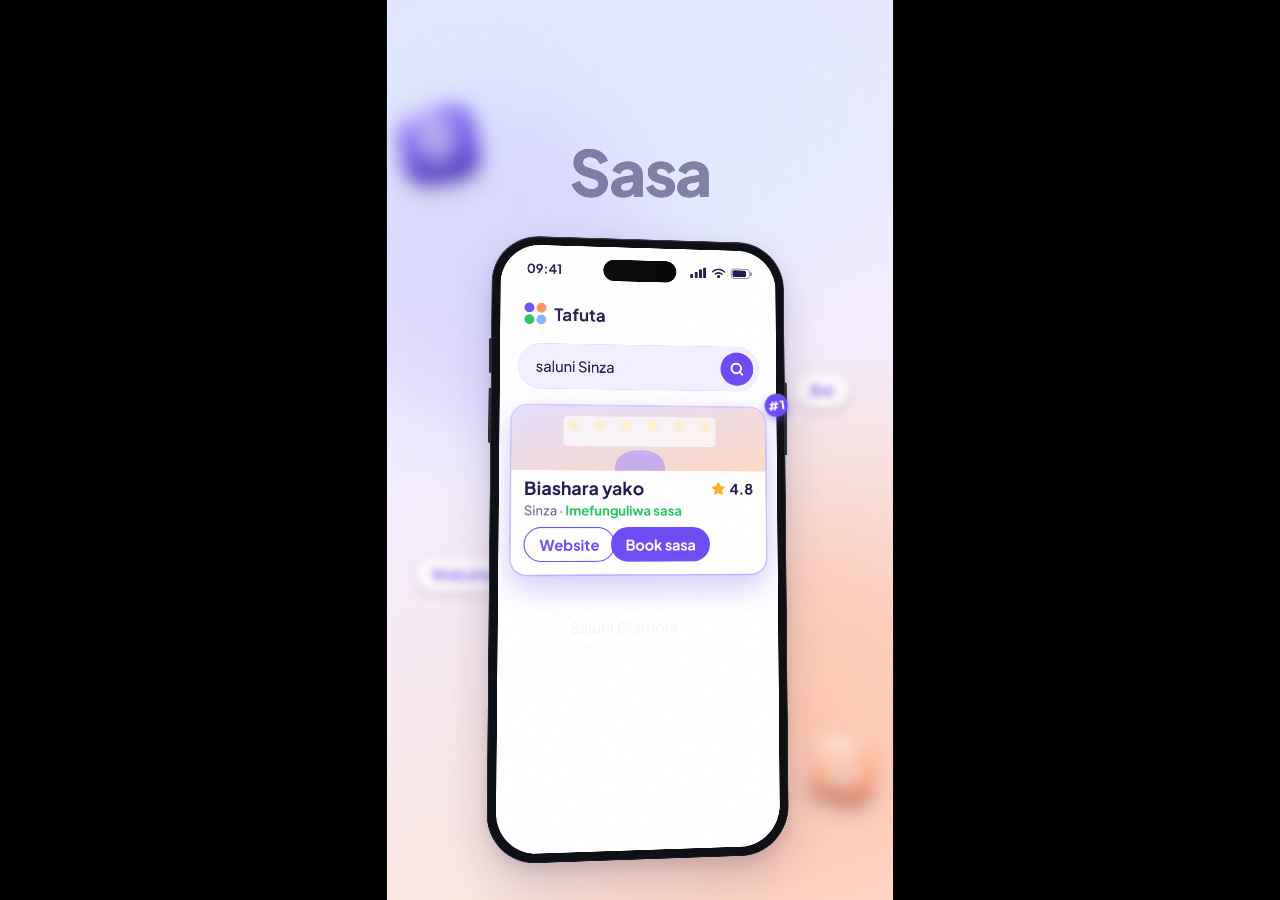
<file: bnd-ad/S08_found.html>
<!doctype html>
<html lang="sw"><head><meta charset="utf-8"><meta name="viewport" content="width=device-width,initial-scale=1">
<title>B&D v9 · S08 · found</title>
<link rel="preconnect" href="https://fonts.googleapis.com"><link rel="preconnect" href="https://fonts.gstatic.com" crossorigin>
<link href="https://fonts.googleapis.com/css2?family=Plus+Jakarta+Sans:wght@500;600;700;800&family=Bodoni+Moda:ital,wght@0,700;1,500&display=swap" rel="stylesheet">
<style>
*{box-sizing:border-box;margin:0;padding:0}
html,body{width:100%;height:100%;background:#000;overflow:hidden}
body{font-family:"Plus Jakarta Sans","Avenir Next","Segoe UI",system-ui,sans-serif;-webkit-font-smoothing:antialiased;color:#F2F5F8}
#stage{position:absolute;left:50%;top:50%;width:1080px;height:1920px;margin:-960px 0 0 -540px;overflow:hidden;background:#05070A;transform-origin:50% 50%}
.L{position:absolute;left:0;top:0;width:1080px;height:1920px}
#bg{z-index:1}#bgf{z-index:2;pointer-events:none}#cam{z-index:3;transform-origin:540px 960px}
#fg{z-index:4;pointer-events:none;transform-origin:540px 960px}#grain{z-index:5;pointer-events:none}#dbg{z-index:9;pointer-events:none}
.abs{position:absolute}
.blob{position:absolute;width:700px;height:700px;border-radius:50%;filter:blur(80px);opacity:.5}
/* ---------- kinetic text ---------- */
.line{position:absolute;left:0;width:1080px;height:0;transform-origin:50% 50%}
.line .li{position:absolute;left:0;top:0;width:100%;text-align:center;transform:translateY(-50%)}
.line .lin{display:inline-flex;gap:.22em;white-space:nowrap;align-items:center;letter-spacing:-.03em;line-height:1}
.line .w{display:inline-block;position:relative}
.line .w.hp{padding:.06em .32em;margin:0 -.04em}
.line .wm{display:inline-block;overflow:hidden;padding:.1em .1em .22em;margin:-.1em -.1em -.22em;vertical-align:top;position:relative}
.line .wi{display:inline-block;will-change:transform}
.line .pb{position:absolute;left:0;top:-.02em;bottom:-.04em;width:100%;border-radius:999px;transform-origin:0 50%;transform:scaleX(0)}
/* ---------- logo ---------- */
.logo{display:inline-flex;align-items:center;font-family:"Bodoni Moda","Didot","Bodoni 72",Georgia,serif;letter-spacing:.02em;line-height:1;white-space:nowrap;position:relative}
.logo .lB,.logo .lD{display:inline-block;font-weight:700}
.logo .lA{display:inline-block;font-style:italic;font-weight:500;font-size:1.32em;margin:0 .1em 0 .06em;position:relative;top:.04em;background:linear-gradient(160deg,#FDE68A,#E2BF85 40%,#B7793E);-webkit-background-clip:text;background-clip:text;color:transparent;-webkit-text-fill-color:transparent}
.logo.dk .lB,.logo.dk .lD{color:#F6ECDC}.logo.br .lB,.logo.br .lD{color:#24164F}
.swc{position:absolute;left:-4%;right:-4%;top:-10%;bottom:-10%;overflow:hidden;pointer-events:none;-webkit-mask-image:linear-gradient(90deg,transparent,#000 10%,#000 90%,transparent),linear-gradient(180deg,transparent,#000 30%,#000 70%,transparent);-webkit-mask-composite:source-in;mask-image:linear-gradient(90deg,transparent,#000 10%,#000 90%,transparent),linear-gradient(180deg,transparent,#000 30%,#000 70%,transparent);mask-composite:intersect}
.swb{position:absolute;top:0;left:0;width:26%;height:100%;background:linear-gradient(90deg,rgba(255,255,255,0),rgba(255,255,255,1),rgba(255,255,255,0));transform:skewX(-20deg);mix-blend-mode:soft-light}
/* ---------- phone ---------- */
.ph3{position:absolute;left:0;top:0;width:1080px;height:1920px;perspective:2400px;perspective-origin:540px 960px;pointer-events:none}
.ph{position:absolute;left:240px;width:600px;height:1240px;border-radius:96px;padding:2px;background:linear-gradient(160deg,#3A3D48,#15161C);transform-origin:50% 50%}
.ph.dk{box-shadow:0 50px 120px rgba(0,0,0,.65),0 0 60px rgba(20,184,166,.12)}
.ph.br{box-shadow:0 40px 90px rgba(36,22,79,.18),0 12px 28px rgba(36,22,79,.10)}
.ph .phin{position:absolute;inset:2px;border-radius:94px;background:#0E0F14;box-shadow:inset 0 1px 0 rgba(255,255,255,.06)}
.ph .btn{position:absolute;width:6px;border-radius:3px;background:#2A2C35}
.ph .scr{position:absolute;left:18px;top:18px;width:564px;height:1204px;border-radius:80px;overflow:hidden;background:#fff}
.ph .isl{position:absolute;left:207px;top:26px;width:150px;height:44px;border-radius:22px;background:#000;z-index:30}
.ph .sb{position:absolute;left:0;top:0;width:564px;height:96px;z-index:29;font-weight:700;font-size:26px;line-height:26px}
.ph .sb .tm{position:absolute;left:52px;top:35px}
.ph .sb .ic{position:absolute;right:48px;top:35px;display:flex;gap:10px;align-items:center;height:26px}
.ph .glare{position:absolute;inset:0;z-index:31;pointer-events:none;background:linear-gradient(135deg,rgba(255,255,255,.08) 0%,rgba(255,255,255,0) 34%)}
.pg{position:absolute;left:0;top:0;width:564px;height:1204px;overflow:hidden}
/* ---------- tap ring ---------- */
.tap{position:absolute;left:0;top:0;width:0;height:0}
.tap .td{position:absolute;left:-45px;top:-45px;width:90px;height:90px;border-radius:50%}
.tap .tr{position:absolute;left:-45px;top:-45px;width:90px;height:90px;border-radius:50%;border:4px solid;opacity:0}
.tap.dk .td{background:rgba(255,255,255,.35)}.tap.dk .tr{border-color:rgba(255,255,255,.7)}
.tap.br .td{background:rgba(36,22,79,.18)}.tap.br .tr{border-color:rgba(36,22,79,.45)}
/* ---------- cards ---------- */
.nc{position:absolute;border-radius:36px;padding:26px 30px;display:flex;gap:24px;align-items:center;transform-origin:50% 50%}
.nc.dk{background:rgba(17,24,33,.86);border:1px solid rgba(255,255,255,.08);box-shadow:0 50px 120px rgba(0,0,0,.65),inset 0 1px 0 rgba(255,255,255,.06);backdrop-filter:blur(20px);color:#F2F5F8}
.nc.br{background:rgba(255,255,255,.88);border:1px solid #fff;box-shadow:0 40px 90px rgba(36,22,79,.18),0 12px 28px rgba(36,22,79,.10);backdrop-filter:blur(20px);color:#24164F}
.nc .ni{width:72px;height:72px;border-radius:20px;flex:none;display:flex;align-items:center;justify-content:center;position:relative}
.nc .nt{font-size:34px;font-weight:700;line-height:1.15}
.nc .nb{font-size:30px;font-weight:500;line-height:1.2;opacity:.8}
.nc .nm{font-size:24px;font-weight:500;opacity:.55;margin-left:auto;align-self:flex-start;white-space:nowrap}
.nc .ping{position:absolute;inset:0;border-radius:20px;border:3px solid;opacity:0}
.fl{position:absolute;inset:0;border-radius:inherit;box-shadow:inset 0 0 44px 8px rgba(255,255,255,.95);opacity:0;pointer-events:none}
.pill{display:inline-flex;align-items:center;justify-content:center;white-space:nowrap;border-radius:999px;font-weight:700}
.ico{display:inline-block;vertical-align:middle;flex:none}
.tab{font-variant-numeric:tabular-nums}
.noteRow{font-style:italic;font-weight:500;color:#2A2A2A;white-space:nowrap}


</style></head><body>
<div id="stage"><div id="bg" class="L"></div><div id="bgf" class="L"></div><div id="cam" class="L"></div><div id="fg" class="L"></div><div id="grain" class="L"></div><div id="dbg" class="L"></div></div>
<script>
/* ===== TIMINGS (edit these numbers to retime a beat) ===== */
const T={enter:0.00,typing:0.30,tapSearch:0.90,topResult:1.00,kinetic:1.10,tapSite:1.80,zoomSite:1.90,scroll:2.40,exit:3.50,end:4.00};
const D={enter:0.30,cps:20,resPop:0.50,glide:0.40,zoom:0.50,scroll:0.90,exitD:0.45};
const SFX=[{t:0.30,name:"typing"},{t:0.95,name:"tap"},{t:1.00,name:"success-pop"},{t:1.15,name:"ding"},{t:1.10,name:"whoosh"},{t:1.40,name:"hit-bright"},{t:1.85,name:"tap"},{t:1.90,name:"zoom-through"},{t:2.40,name:"scroll"}];
/* ============================ CORE (shared engine) ============================ */
const clamp=(x,a=0,b=1)=>Math.min(b,Math.max(a,x));
const lerp=(a,b,p)=>a+(b-a)*p;
function bez(x1,y1,x2,y2){ // cubic-bezier(x1,y1,x2,y2) → easing function
  const cx=3*x1,bx=3*(x2-x1)-cx,ax=1-cx-bx,cy=3*y1,by=3*(y2-y1)-cy,ay=1-cy-by;
  const sx=t=>((ax*t+bx)*t+cx)*t, sy=t=>((ay*t+by)*t+cy)*t, dsx=t=>(3*ax*t+2*bx)*t+cx;
  return x=>{ if(x<=0)return 0; if(x>=1)return 1; let t=x;
    for(let i=0;i<8;i++){ const d=sx(t)-x; if(Math.abs(d)<1e-5)break; t-=d/(dsx(t)||1e-6); }
    return sy(clamp(t)); };
}
const E={ out:bez(.16,1,.3,1), pop:bez(.34,1.56,.64,1), inOut:bez(.65,0,.35,1),
          snap:bez(.7,0,.2,1), soft:bez(.33,0,.67,1), in:bez(.55,0,1,.45), pop2:bez(.3,2.1,.55,1), lin:x=>x };
// eased progress of a move that starts at s and lasts d seconds
const P=(t,s,d,ease=E.out)=>ease(clamp((t-s)/d));

/* ---------- misc helpers ---------- */
const Q=new URLSearchParams(location.search);
const DEBUG=Q.get('debug')==='1';
function mulberry32(a){return function(){a|=0;a=a+0x6D2B79F5|0;let t=Math.imul(a^a>>>15,1|a);t=t+Math.imul(t^t>>>7,61|t)^t;return((t^t>>>14)>>>0)/4294967296;}}
const RND=mulberry32(7);               // seeded, computed ONCE at load
const $=id=>document.getElementById(id);
function h(html){const d=document.createElement('div');d.innerHTML=html.trim();return d.firstElementChild;}
function add(parent,html){const d=document.createElement('div');d.innerHTML=html.trim();const f=d.firstElementChild;while(d.firstChild)parent.appendChild(d.firstChild);return f;} // appends ALL root nodes, returns the first element
const fmt=n=>Math.round(n).toString().replace(/\B(?=(\d{3})+(?!\d))/g,',');
const typed=(s,t,start,cps)=>s.slice(0,clamp(Math.floor((t-start)*cps),0,s.length));
const caret=t=>(Math.floor(t*2.2)%2===0);
const sin=(t,period,ph=0)=>Math.sin((t/period+ph)*Math.PI*2);
/* transform+opacity+filter setter. x,y,z px · s,sx,sy scale · r(z) rx ry deg · o opacity · b blur px · br brightness */
function tf(e,o){
  let t='';
  if(o.x||o.y||o.z)t+=`translate3d(${(o.x||0).toFixed(2)}px,${(o.y||0).toFixed(2)}px,${(o.z||0).toFixed(2)}px) `;
  if(o.rx)t+=`rotateX(${o.rx.toFixed(3)}deg) `;
  if(o.ry)t+=`rotateY(${o.ry.toFixed(3)}deg) `;
  if(o.r)t+=`rotate(${o.r.toFixed(3)}deg) `;
  if(o.skx)t+=`skewX(${o.skx}deg) `;
  if(o.s!==undefined&&o.sx===undefined&&o.sy===undefined)t+=`scale(${o.s.toFixed(4)}) `;
  else if(o.sx!==undefined||o.sy!==undefined)t+=`scale(${(o.sx??o.s??1).toFixed(4)},${(o.sy??o.s??1).toFixed(4)}) `;
  e.style.transform=t||'none';
  if(o.o!==undefined)e.style.opacity=clamp(o.o).toFixed(3);
  let f='';
  if(o.b)f+=`blur(${o.b.toFixed(2)}px) `;
  if(o.br!==undefined&&o.br!==1)f+=`brightness(${o.br}) `;
  e.style.filter=f||'none';
}
/* stroke-draw helper for paths with pathLength=1 (hides the round-cap dot before the draw starts) */
function draw(e,p){e.style.strokeDasharray='1';e.style.strokeDashoffset=(1-p).toFixed(4);e.style.opacity=p>.001?1:0;}
const vis=(e,on)=>{e.style.visibility=on?'visible':'hidden';};

/* ---------- palette ---------- */
const C={ dbg:'#05070A',dbg2:'#0B1016',dpanel:'#111821',dpanel2:'#18212C',dtext:'#F2F5F8',dmuted:'#8A97A6',teal:'#14B8A6',cyan:'#22D3EE',pain:'#FF4D5E',amber:'#F5B544',
  lilac:'#E9E3FF',lilac2:'#D6CBFF',peach:'#FFE4D6',peach2:'#FFC9B0',blue:'#DCEBFF',ink:'#24164F',navy:'#1B1F4B',violet:'#6C4CF5',coral:'#FF8A65',success:'#22C55E',muted:'#6B6890' };
const PILLS={teal:['#14B8A6','#041014'],pain:['#FF4D5E','#ffffff'],amber:['#F5B544','#1A1200'],violet:['#6C4CF5','#ffffff'],peach:['#FFC9B0','#24164F'],success:['#22C55E','#ffffff'],coral:['#FF8A65','#ffffff']};
const DARK_WASH='radial-gradient(circle at 50% 42%,rgba(20,184,166,0.14),transparent 58%),radial-gradient(circle at 80% 85%,rgba(34,211,238,0.08),transparent 50%)';
const BRIGHT_BG='radial-gradient(circle at 18% 16%,#DCEBFF 0%,transparent 42%),radial-gradient(circle at 85% 80%,#FFC9B0 0%,transparent 45%),linear-gradient(160deg,#E9E3FF 0%,#F4EEFF 45%,#FFE4D6 100%)';

/* ---------- glyph icons (24-grid strokes) + glossy 3D-style tiles ---------- */
const G={
 search:'<circle cx="11" cy="11" r="7"/><path d="M20 20l-4-4"/>',
 phone:'<path d="M22 16.92v3a2 2 0 0 1-2.18 2 19.79 19.79 0 0 1-8.63-3.07 19.5 19.5 0 0 1-6-6 19.79 19.79 0 0 1-3.07-8.67A2 2 0 0 1 4.11 2h3a2 2 0 0 1 2 1.72 12.84 12.84 0 0 0 .7 2.81 2 2 0 0 1-.45 2.11L8.09 9.91a16 16 0 0 0 6 6l1.27-1.27a2 2 0 0 1 2.11-.45 12.84 12.84 0 0 0 2.81.7A2 2 0 0 1 22 16.92z"/>',
 calendar:'<rect x="3" y="4" width="18" height="18" rx="3"/><path d="M16 2v4M8 2v4M3 10h18"/>',
 globe:'<circle cx="12" cy="12" r="10"/><path d="M2 12h20"/><path d="M12 2a15.3 15.3 0 0 1 4 10 15.3 15.3 0 0 1-4 10 15.3 15.3 0 0 1-4-10 15.3 15.3 0 0 1 4-10z"/>',
 bell:'<path d="M6 8a6 6 0 0 1 12 0c0 7 3 9 3 9H3s3-2 3-9"/><path d="M10.3 21a1.94 1.94 0 0 0 3.4 0"/>',
 chart:'<path d="M3 3v18h18"/><path d="M8 16v-3M13 16V8M18 16v-6"/>',
 window:'<rect x="2" y="4" width="20" height="16" rx="3"/><path d="M2 9h20"/>',
 mobile:'<rect x="6" y="2" width="12" height="20" rx="3"/><path d="M11 18h2"/>',
 check:'<path d="M5 13l4 4L19 7"/>',
 star:'<polygon points="12 2 15.09 8.26 22 9.27 17 14.14 18.18 21.02 12 17.77 5.82 21.02 7 14.14 2 9.27 8.91 8.26 12 2"/>',
 pin:'<path d="M20 10c0 6-8 12-8 12S4 16 4 10a8 8 0 0 1 16 0z"/><circle cx="12" cy="10" r="3"/>',
 clock:'<circle cx="12" cy="12" r="10"/><path d="M12 6v6l4 2"/>',
 download:'<path d="M21 15v4a2 2 0 0 1-2 2H5a2 2 0 0 1-2-2v-4M7 10l5 5 5-5M12 15V3"/>',
 send:'<path d="M22 2L11 13"/><path d="M22 2l-7 20-4-9-9-4 20-7z"/>',
 back:'<path d="M19 12H5M12 19l-7-7 7-7"/>',
 chat:'<path d="M21 11.5a8.4 8.4 0 0 1-9 8.4 8.5 8.5 0 0 1-3.8-.9L3 21l1.9-5.1A8.4 8.4 0 0 1 3.9 11.5 8.5 8.5 0 0 1 12.4 3 8.4 8.4 0 0 1 21 11.5z"/>',
 box:'<path d="M21 8l-9-5-9 5v8l9 5 9-5z"/><path d="M3 8l9 5 9-5M12 13v8"/>',
 cart:'<circle cx="9" cy="20" r="1.5"/><circle cx="18" cy="20" r="1.5"/><path d="M2 3h3l3 12h11l2-8H6"/>',
 home:'<path d="M3 11l9-8 9 8"/><path d="M5 10v10h14V10"/><path d="M10 20v-6h4v6"/>',
 list:'<path d="M8 6h13M8 12h13M8 18h13"/><circle cx="3.5" cy="6" r="1"/><circle cx="3.5" cy="12" r="1"/><circle cx="3.5" cy="18" r="1"/>',
 user:'<circle cx="12" cy="8" r="4"/><path d="M4 21a8 8 0 0 1 16 0"/>',
 x:'<path d="M6 6l12 12M18 6L6 18"/>',
 sparkle:'<path d="M12 3l2 6 6 2-6 2-2 6-2-6-6-2 6-2z"/>',
 tag:'<path d="M20 12l-8 8-9-9V3h8z"/><circle cx="7.5" cy="7.5" r="1.5"/>',
 truck:'<path d="M1 4h13v12H1zM14 8h5l4 4v4h-9"/><circle cx="6" cy="18" r="2"/><circle cx="18" cy="18" r="2"/>',
 grad:'<path d="M2 9l10-5 10 5-10 5z"/><path d="M6 11v5c2 2 10 2 12 0v-5"/>',
 bed:'<path d="M3 18V6M3 14h18v4M21 14v-3a3 3 0 0 0-3-3h-7v6"/><circle cx="7" cy="11" r="1.5"/>',
};
function ico(name,size=32,color='currentColor',sw=2){return `<svg class="ico" width="${size}" height="${size}" viewBox="0 0 24 24" fill="none" stroke="${color}" stroke-width="${sw}" stroke-linecap="round" stroke-linejoin="round">${G[name]||''}</svg>`;}
let _gid=0;
function gloss(name,c1,c2,size=160,glyph=true){ // glossy rounded-square 3D-feel tile
  const id='g'+(_gid++);
  return `<svg class="ico" width="${size}" height="${size}" viewBox="0 0 100 100" style="overflow:visible;filter:drop-shadow(0 14px 16px rgba(36,22,79,.26))"><defs>
  <linearGradient id="${id}a" x1="0" y1="0" x2=".35" y2="1"><stop offset="0" stop-color="${c1}"/><stop offset="1" stop-color="${c2}"/></linearGradient>
  <linearGradient id="${id}b" x1="0" y1="0" x2="0" y2="1"><stop offset=".55" stop-color="#000" stop-opacity="0"/><stop offset="1" stop-color="#000" stop-opacity=".22"/></linearGradient>
  <radialGradient id="${id}h" cx=".28" cy=".05" r=".9"><stop offset="0" stop-color="#fff" stop-opacity=".7"/><stop offset=".6" stop-color="#fff" stop-opacity=".05"/><stop offset="1" stop-color="#fff" stop-opacity="0"/></radialGradient></defs>
  <rect x="4" y="4" width="92" height="92" rx="29" fill="url(#${id}a)"/><rect x="4" y="4" width="92" height="92" rx="29" fill="url(#${id}b)"/>
  <rect x="4" y="4" width="92" height="50" rx="29" fill="url(#${id}h)"/><rect x="4.5" y="4.5" width="91" height="91" rx="28.5" fill="none" stroke="#fff" stroke-opacity=".5"/>
  ${glyph?`<g transform="translate(24,25) scale(2.1)" stroke="#fff" stroke-width="2.1" fill="none" stroke-linecap="round" stroke-linejoin="round" style="filter:drop-shadow(0 1px 1px rgba(0,0,0,.25))">${G[name]||''}</g>`:''}</svg>`;
}
/* ---------- logo ---------- */
function logoHTML(size,tone){return `<span class="logo ${tone==='dk'?'dk':'br'}" style="font-size:${size}px"><span class="lB">B</span><span class="lA">&amp;</span><span class="lD">D</span></span>`;}
function logoSweep(logoEl,t,s,d=.35){ // light sweep across a .logo (needs .swc>.swb inside)
  const b=logoEl.querySelector('.swb'); if(!b)return; const p=P(t,s,d,E.inOut);
  b.style.transform=`translateX(${lerp(-60,420,p)*1}%) skewX(-20deg)`; b.style.opacity=(t>=s&&t<=s+d)?1:0;
}
function mkLogo(parent,size,tone,style=''){
  const wrap=add(parent,`<div class="abs" style="${style}">${logoHTML(size,tone)}<div class="swc"><div class="swb"></div></div></div>`);
  return {wrap,logo:wrap.querySelector('.logo'),B:wrap.querySelector('.lB'),A:wrap.querySelector('.lA'),D:wrap.querySelector('.lD')};
}
function offsetIn(el,anc){let x=0,y=0;while(el&&el!==anc){x+=el.offsetLeft;y+=el.offsetTop;el=el.offsetParent;}return{x,y};}

/* ---------- kinetic text: word by word with masks + pills ---------- */
const _fitters=[];
function mkLine(parent,o){
  // o: {y, size, weight=800, color, words:[str | {t,pill}], maxW=960, theme}
  const wrap=add(parent,`<div class="line" style="top:${o.y}px"><div class="li" style="font-size:${o.size}px;font-weight:${o.weight||800};color:${o.color||'#fff'}"><div class="lin"></div></div></div>`);
  const lin=wrap.querySelector('.lin'), words=[];
  for(const wd of o.words){
    const t=typeof wd==='string'?wd:wd.t, pill=typeof wd==='string'?null:wd.pill, fs=typeof wd==='string'?1:(wd.fs||1);
    const w=add(lin,`<span class="w${pill?' hp':''}" style="font-size:${fs}em">${pill?'<span class="pb"></span>':''}<span class="wm"><span class="wi">${t}</span></span></span>`);
    const pb=w.querySelector('.pb'),wi=w.querySelector('.wi');
    if(pill){const pc=PILLS[pill];pb.style.background=pc[0];wi.style.color=pc[1];}
    words.push({w,wi,pb,pill,wm:w.querySelector('.wm')});
  }
  const L={wrap,words,y:o.y,size:o.size,li:wrap.querySelector('.li'),lin};
  _fitters.push(()=>{wrap.querySelector('.li').style.fontSize=o.size+'px';const w=lin.offsetWidth;const mx=o.maxW||960;if(w>mx)wrap.querySelector('.li').style.fontSize=(o.size*mx/w).toFixed(2)+'px';});
  return L;
}
/* renders a line at time t. s = start of first word; opts:{stag=.07, starts:[..], ex (exit start), exD, dy} */
function renderLine(L,t,s,opts={}){
  const stag=opts.stag??.07,dur=.32;
  L.words.forEach((W,i)=>{
    const ws=opts.starts?opts.starts[i]:s+i*stag;
    const ts=W.pill?ws+.08:ws;
    const p=P(t,ts,dur,E.pop), op=clamp((t-ts)/(dur*.4));
    W.wi.style.transform=`translateY(${((1-p)*60).toFixed(2)}%) scale(${lerp(.86,1,p).toFixed(4)})`;
    W.wi.style.opacity=op.toFixed(3);
    if(W.pb)W.pb.style.transform=`scaleX(${P(t,ws,.30,E.out).toFixed(4)})`;
  });
  let y=opts.dy||0,o=1,b=0;
  if(opts.ex!==undefined){const p=P(t,opts.ex,opts.exD||.28,E.in);y+=-.3*L.size*p;o=1-p;b=8*p;}
  tf(L.wrap,{y,o,b});
}
function lineEnd(L,s,opts={}){return s+(L.words.length-1)*(opts.stag??.07)+.4;}

/* ---------- background layers ---------- */
function mkBright(parent){
  const root=add(parent,`<div class="L" style="background:${BRIGHT_BG}"></div>`);
  const bl=[['#D6CBFF',-140,180,1,0],['#FFC9B0',520,1240,2,.25],['#DCEBFF',420,-120,1,.5]].map(([c,x,y,k,ph])=>{const b=add(root,`<div class="blob" style="background:${c};left:${x}px;top:${y}px"></div>`);return{b,x,y,k,ph};});
  return {root,render(t,dur){bl.forEach((B,i)=>{const a=36;const dx=a*sin(t,dur/B.k,0),dy=a*Math.sin(2*Math.PI*B.k*t/dur+B.ph*6.28)-a*Math.sin(B.ph*6.28);B.b.style.transform=`translate(${dx.toFixed(2)}px,${dy.toFixed(2)}px)`;});}};
}
function mkDark(parent){
  const root=add(parent,`<div class="L" style="background:${DARK_WASH},#05070A"></div>`);
  return {root};
}
const GRAIN="url(\"data:image/svg+xml;utf8,<svg xmlns='http://www.w3.org/2000/svg' width='300' height='300'><filter id='n'><feTurbulence type='fractalNoise' baseFrequency='0.9' numOctaves='2' seed='7' stitchTiles='stitch'/><feColorMatrix type='saturate' values='0'/></filter><rect width='300' height='300' filter='url(%23n)'/></svg>\")";

/* ---------- phone mockup (Bible F) ---------- */
function mkPhone(parent,o){
  // o:{cy, theme:'dk'|'br', ink, bg, z}
  const root=add(parent,`<div class="ph3" ${o.z?`style="z-index:${o.z}"`:''}></div>`);
  const ink=o.ink||(o.theme==='dk'?'#F2F5F8':'#24164F');
  const body=add(root,`<div class="ph ${o.theme}" style="top:${o.cy-620}px"><div class="phin"></div>
    <i class="btn" style="left:-4px;top:210px;height:70px"></i><i class="btn" style="left:-4px;top:310px;height:110px"></i><i class="btn" style="right:-4px;top:290px;height:150px"></i>
    <div class="scr" style="background:${o.bg||'#fff'}"><div class="pgs"></div>
      <div class="sb" style="color:${ink}"><span class="tm">09:41</span><span class="ic">
        <svg width="34" height="22" viewBox="0 0 34 22" fill="${ink}"><rect x="0" y="14" width="6" height="8" rx="1.5"/><rect x="9" y="9" width="6" height="13" rx="1.5"/><rect x="18" y="4" width="6" height="18" rx="1.5"/><rect x="27" y="0" width="6" height="22" rx="1.5"/></svg>
        <svg width="30" height="22" viewBox="0 0 30 22" fill="none" stroke="${ink}" stroke-width="3" stroke-linecap="round"><path d="M3 8a17 17 0 0 1 24 0"/><path d="M8 13a10 10 0 0 1 14 0"/><circle cx="15" cy="18" r="1.6" fill="${ink}"/></svg>
        <svg width="46" height="22" viewBox="0 0 46 22" fill="none"><rect x="1" y="1" width="38" height="20" rx="6" stroke="${ink}" stroke-opacity=".5" stroke-width="2"/><rect x="4" y="4" width="28" height="14" rx="3.5" fill="${ink}"/><rect x="41" y="7" width="3.5" height="8" rx="1.7" fill="${ink}" fill-opacity=".5"/></svg></span></div>
      <div class="isl"></div><div class="glare"></div></div></div>`);
  const scr=body.querySelector('.scr'), pgs=body.querySelector('.pgs');
  const S={root,body,scr,pgs,cy:o.cy,st:{x:0,y:0,s:1,rx:0,ry:0,rz:0},
    apply(st){S.st=Object.assign({x:0,y:0,s:1,rx:0,ry:0,rz:0},st);const a=S.st;
      body.style.transform=`translate3d(${a.x}px,${a.y}px,0) rotateX(${a.rx}deg) rotateY(${a.ry}deg) rotateZ(${a.rz}deg) scale(${a.s})`;
      root.style.opacity=a.o===undefined?1:clamp(a.o);
      body.style.filter=a.b?`blur(${a.b}px)`:'none';},
    // map a point on the screen (0..564, 0..1204) to stage px under the current transform + 2400 perspective
    proj(sx,sy){return projectPhone(S.st,S.cy,sx-282,sy-602+0);},
    projBody(bx,by){return projectPhone(S.st,S.cy,bx-300,by-620);}};
  return S;
}
function projectPhone(st,cy,px,py){
  const rx=st.rx*Math.PI/180,ry=st.ry*Math.PI/180,rz=st.rz*Math.PI/180;
  let x=px*st.s,y=py*st.s,z=0,t;
  t=x*Math.cos(rz)-y*Math.sin(rz);y=x*Math.sin(rz)+y*Math.cos(rz);x=t;                 // rotateZ
  t=x*Math.cos(ry)+z*Math.sin(ry);z=-x*Math.sin(ry)+z*Math.cos(ry);x=t;                 // rotateY
  t=y*Math.cos(rx)-z*Math.sin(rx);z=y*Math.sin(rx)+z*Math.cos(rx);y=t;                  // rotateX
  const X=540+st.x+x, Y=cy+st.y+y, d=2400, k=d/(d-z);
  return {x:540+(X-540)*k, y:960+(Y-960)*k, k};
}

/* ---------- finger-tap ring (Bible E6) ---------- */
function mkTap(parent,theme){return add(parent,`<div class="tap ${theme}"><div class="tr"></div><div class="td"></div></div>`);}
function tapRender(tap,t,pos,presses,o=1){
  // pos {x,y}; presses [times]
  let sc=1,rp=0,ro=0;
  for(const pt of presses){const dt=t-pt;if(dt<0)continue;
    if(dt<.12)sc=1-.18*E.out(dt/.12);else if(dt<.30)sc=.82+.18*E.pop((dt-.12)/.18);
    if(dt<.45){rp=lerp(.6,1.8,E.out(dt/.45));ro=lerp(.6,0,E.out(dt/.45));}}
  tap.style.transform=`translate(${pos.x.toFixed(2)}px,${pos.y.toFixed(2)}px)`;tap.style.opacity=o;
  tap.firstChild.style.transform=`scale(${rp})`;tap.firstChild.style.opacity=ro;tap.lastChild.style.transform=`scale(${sc})`;
}
/* button squash 1→.94→1 after a tap */
function squash(t,pt){const dt=t-pt;if(dt<0||dt>.4)return 1;if(dt<.1)return lerp(1,.94,E.out(dt/.1));return lerp(.94,1,E.pop((dt-.1)/.3));}

/* ---------- notification card (Bible I) ---------- */
function ncardHTML(o){ // {theme, icon(html), title, body, time, w, x, y}
  return `<div class="nc ${o.theme}" style="width:${o.w}px;${o.style||''}"><div class="ni" style="background:${o.iconBg||'#25A06B'}">${o.icon||ico('chat',38,'#fff')}<i class="ping" style="border-color:${o.pingColor||'#25A06B'}"></i></div>
   <div style="min-width:0"><div class="nt">${o.title}</div><div class="nb">${o.body||''}</div></div>${o.time?`<div class="nm">${o.time}</div>`:''}<i class="fl"></i></div>`;
}
function cardPop(card,t,s,base={}){ // overshoot pop + flash + ping, returns progress 0..1 for visibility
  const p=P(t,s,.45,E.pop2), sc=lerp(.85,1,p), op=clamp((t-s)/.12);
  const fl=card.querySelector('.fl'),pg=card.querySelector('.ping');
  if(fl)fl.style.opacity=(.3*(1-clamp((t-s)/.2))*(t>=s?1:0)).toFixed(3);
  if(pg){const q=clamp((t-s)/.5);pg.style.transform=`scale(${lerp(1,1.6,E.out(q))})`;pg.style.opacity=t>=s?(lerp(.5,0,q)).toFixed(3):0;}
  return {y:(1-P(t,s,.45,E.pop))*50+(base.y||0),s:sc*(base.s||1),o:op*(base.o===undefined?1:base.o)};
}

/* ---------- floating DOF helper ---------- */
function bob(t,seed,ampx=10,ampy=14,per=3.2){return {x:ampx*Math.sin(2*Math.PI*(t/per+seed*.37)),y:ampy*Math.sin(2*Math.PI*(t/(per*1.17)+seed*.61)),r:3*Math.sin(2*Math.PI*(t/(per*1.4)+seed*.23))};}
function mkFloat(parent,html,x,y,w,h_,style=''){return add(parent,`<div class="abs" style="left:${x-w/2}px;top:${y-h_/2}px;width:${w}px;height:${h_}px;display:flex;align-items:center;justify-content:center;${style}">${html}</div>`);}

/* ============================ BOOT / TRANSPORT ============================ */
function boot(cfg){
  const dur=cfg.duration;
  const stage=$('stage'),bgL=$('bg'),bgf=$('bgf'),cam=$('cam'),fg=$('fg'),grain=$('grain'),dbg=$('dbg');
  const ctx={stage,bg:bgL,bgf,cam,fg,grain,dur,T:cfg.T};
  function fit(){const k=Math.min(innerWidth/1080,innerHeight/1920);stage.style.transform=`scale(${k})`;ctx.k=k;}
  addEventListener('resize',fit);fit();
  grain.style.cssText+=`;background-image:${GRAIN};background-size:300px 300px;opacity:${cfg.grain??.04}`;
  if(cfg.bg==='bright'){ctx.bright=mkBright(bgL);}else if(cfg.bg==='dark'){ctx.dark=mkDark(bgL);}
  cfg.build(ctx);
  // debug overlay
  let dbgT=null,dbgB=null;
  if(DEBUG){
    dbg.innerHTML=`<div class="abs" style="left:60px;top:0;width:1px;height:1920px;background:rgba(255,0,0,.55)"></div><div class="abs" style="left:1020px;top:0;width:1px;height:1920px;background:rgba(255,0,0,.55)"></div>
    <div class="abs" style="left:0;top:250px;width:1080px;height:1px;background:rgba(255,0,0,.55)"></div><div class="abs" style="left:0;top:1570px;width:1080px;height:1px;background:rgba(255,0,0,.55)"></div>
    <div id="dbgbox" class="abs" style="left:70px;top:90px;padding:10px 16px;background:rgba(0,0,0,.7);color:#7CFF9C;font:600 28px/1.2 ui-monospace,Menlo,monospace;border-radius:10px"></div>`;
    dbgT=$('dbgbox');
  }
  const labels=Object.entries(cfg.T).filter(([k,v])=>typeof v==='number').sort((a,b)=>a[1]-b[1]);
  window.__duration=dur;
  window.__labels=Object.assign({},cfg.T);
  window.__sfx=cfg.sfx||[];
  let cur=0,playing=false,last=0;const loop=Q.get('loop')!=='0';
  function render(t){
    const p=E.soft(clamp(t/dur));
    // constant slow push-in 1.00→1.06 with ±6px sine micro-drift (zero at both ends)
    const extra=cfg.camExtra?cfg.camExtra(t):{};
    const dy=6*Math.sin(2*Math.PI*t/dur*2);
    const rx=extra.rx||0, cs=(cfg.noPush?1:1+.06*p)*(extra.s||1);
    cam.style.transform=`perspective(2400px) rotateX(${rx}deg) translate3d(${(extra.x||0)}px,${dy+(extra.y||0)}px,0) scale(${cs.toFixed(5)})`;
    fg.style.transform=`translate3d(0,${(dy*1.5).toFixed(2)}px,0) scale(${(1+.09*p).toFixed(5)})`;
    bgf.style.transform=`translate3d(0,${(dy*.5).toFixed(2)}px,0) scale(${(1+.03*p).toFixed(5)})`;
    if(ctx.bright)ctx.bright.render(t,dur);
    cfg.render(t,ctx,p);
    if(dbgT){let lb='';for(const [k,v] of labels)if(v<=t+1e-6)lb=k;dbgT.textContent=`t=${t.toFixed(2)}  ${lb}`;}
  }
  function frame(now){if(!playing)return;cur+=(now-last)/1000;last=now;
    if(cur>=dur){if(loop)cur=cur%dur;else{cur=dur;playing=false;}}
    render(cur);if(playing)requestAnimationFrame(frame);}
  window.__pause=()=>{playing=false;};
  window.__play=()=>{if(playing)return;if(cur>=dur)cur=0;playing=true;last=performance.now();requestAnimationFrame(frame);};
  window.__seek=t=>{window.__pause();cur=clamp(t,0,dur);render(cur);};
  addEventListener('keydown',e=>{
    if(e.code==='Space'){e.preventDefault();playing?window.__pause():window.__play();}
    else if(e.code==='ArrowRight'){window.__seek(cur+1/30);}
    else if(e.code==='ArrowLeft'){window.__seek(cur-1/30);}
  });
  render(0);
  const fams=cfg.fonts||['800 100px "Plus Jakarta Sans"','700 100px "Plus Jakarta Sans"','600 100px "Plus Jakarta Sans"','500 100px "Plus Jakarta Sans"','700 100px "Bodoni Moda"','italic 500 100px "Bodoni Moda"'];
  const loads=fams.map(f=>document.fonts.load(f,'Aa&Bb').catch(()=>{}));
  Promise.race([Promise.allSettled(loads).then(()=>document.fonts.ready),new Promise(r=>setTimeout(r,5000))]).then(()=>{
    _fitters.forEach(f=>f());if(cfg.afterFonts)cfg.afterFonts(ctx);
    const tt=Q.get('t');
    if(tt!==null){window.__seek(parseFloat(tt));}else{render(0);}
    window.__ready=true;
    if(tt===null)window.__play();
  });
}

/* ---- MOD: "Tafuta" search app (generic, 4-dot logo; shared by S02 dark and S08 light) ---- */
function tafutaHeader(ph,th){
  const dk=th==='dk', ink=dk?'#F2F5F8':'#24164F';
  const pg=add(ph.pgs,`<div class="pg" style="background:${dk?'#0F141B':'#FFFFFF'}"></div>`);
  const dots=dk?['#14B8A6','#22D3EE','#F5B544','#FF4D5E']:['#6C4CF5','#FF8A65','#22C55E','#7FB3FF'];
  add(pg,`<div class="abs" style="left:48px;top:118px;display:flex;align-items:center;gap:16px"><div style="display:grid;grid-template-columns:20px 20px;gap:4px">${dots.map(c=>`<i style="width:20px;height:20px;border-radius:50%;background:${c}"></i>`).join('')}</div><div style="font-size:34px;font-weight:700;color:${ink}">Tafuta</div></div>`);
  const field=add(pg,`<div class="abs" style="left:36px;top:200px;width:492px;height:92px;border-radius:999px;background:${dk?'#18212C':'#F3F0FF'};border:1px solid ${dk?'rgba(255,255,255,.08)':'#E3DCFF'}">
    <div class="abs" style="left:34px;top:0;height:90px;display:flex;align-items:center;font-size:30px;font-weight:500;color:${ink};white-space:nowrap"><span class="tt"></span><i class="cr" style="display:inline-block;width:3px;height:36px;margin-left:3px;background:${dk?'#14B8A6':'#6C4CF5'}"></i></div>
    <div class="abs mb" style="right:11px;top:11px;width:68px;height:68px;border-radius:50%;background:${dk?'#14B8A6':'#6C4CF5'};display:flex;align-items:center;justify-content:center">${ico('search',34,dk?'#041014':'#fff',2.6)}</div></div>`);
  return {pg,field,tt:field.querySelector('.tt'),cr:field.querySelector('.cr'),mb:field.querySelector('.mb'),btn:{x:482,y:246}};
}
function resCardHTML(th,title,sub,top,o={}){
  const dk=th==='dk', h_=o.h||110;
  return `<div class="abs rc" style="left:36px;top:${top}px;width:492px;height:${h_}px;border-radius:24px;background:${o.bg||(dk?'#18212C':'#F6F4FF')};padding:0 26px;display:flex;align-items:center;gap:18px;${o.style||''}">
    <div style="width:62px;height:62px;border-radius:18px;flex:none;background:${dk?'#243140':'#E4DEFA'}"></div>
    <div style="min-width:0"><div style="font-size:30px;font-weight:700;color:${dk?'#F2F5F8':'#24164F'};white-space:nowrap">${title}</div><div style="font-size:24px;font-weight:500;color:${dk?'#8A97A6':'#6B6890'}">${sub}</div></div></div>`;
}
function tafutaTyping(T_,t,s,cps,done){ // typed text + caret (caret hides after `done`)
  const str='saluni Sinza';T_.tt.textContent=typed(str,t,s,cps);
  T_.cr.style.visibility=(t>=s-.05&&t<done&&(Math.floor((t-s)*2.2)%2===0||t-s<.6&&true))?'visible':'hidden';
}

/* ===== SCENE ===== */
/* SCENE 08 — FIX A: FOUND AT #1 (bright). Exact mirror of S02, tilted the other way. */
function pastelSalon(w,h,uid,purple){ // stylised gradient illustration (data-slot) — no people
  let dots='';for(let i=0;i<6;i++){const x=w*.24+i*(w*.52/5);dots+=`<circle cx="${x}" cy="${h*.3}" r="${h*.045}" fill="#FFF3D6"/><circle cx="${x}" cy="${h*.3}" r="${h*.1}" fill="#FFE9B8" opacity=".35"/>`;}
  return `<svg width="${w}" height="${h}" viewBox="0 0 ${w} ${h}" class="abs" style="left:0;top:0"><defs><linearGradient id="ps${uid}" x1="0" y1="0" x2="1" y2="1"><stop offset="0" stop-color="#E4DEFF"/><stop offset="1" stop-color="#FFD9C4"/></linearGradient></defs>
  <rect width="${w}" height="${h}" fill="url(#ps${uid})"/><rect x="${w*.2}" y="${h*.16}" width="${w*.6}" height="${h*.46}" rx="${h*.06}" fill="#fff" opacity=".7"/>${dots}
  <path d="M${w*.4} ${h}c0-${h*.22} ${w*.04}-${h*.32} ${w*.1}-${h*.32}s${w*.1} ${h*.1} ${w*.1} ${h*.32}z" fill="#9C84FF" opacity=".5"/>
  ${purple?`<rect width="${w}" height="${h}" fill="#4A2FC0" opacity=".34"/><rect width="${w}" height="${h}" fill="url(#ps${uid}o)"/><defs><linearGradient id="ps${uid}o" x1="0" y1="0" x2="0" y2="1"><stop offset=".4" stop-color="#24164F" stop-opacity="0"/><stop offset="1" stop-color="#24164F" stop-opacity=".55"/></linearGradient></defs>`:''}</svg>`;
}
const RES=[["Saluni Glamour","Mikocheni"],["Bella Hair Studio","Mwenge"],["Saluni Malkia","Kinondoni"]];
let ph,tap,TF,topCard,comps=[],badge,site,siteIn,chipSite,l1,l2,pinF,starF,chB1,chB2,scrollBox;
boot({duration:T.end,T,sfx:SFX,bg:'bright',grain:.03,
 build(ctx){
  const L=add(ctx.cam,'<div class="L"></div>');
  ph=mkPhone(L,{cy:1160,theme:'br',bg:'#fff'});
  TF=tafutaHeader(ph,'br');
  topCard=add(TF.pg,`<div class="abs" style="left:36px;top:326px;width:492px;height:322px;border-radius:30px;background:#fff;box-shadow:0 0 0 3px rgba(108,76,245,.25),0 24px 60px rgba(108,76,245,.30);overflow:hidden;transform-origin:50% 40%">
    <div class="abs" data-slot="salon-thumb" style="left:0;top:0;width:492px;height:124px;overflow:hidden">${pastelSalon(492,124,'t')}</div>
    <div class="abs" style="left:24px;top:136px;font-size:34px;font-weight:700;color:#24164F">Biashara yako</div>
    <div class="abs" style="right:24px;top:140px;display:flex;align-items:center;gap:8px;font-size:28px;font-weight:700;color:#24164F">${ico('star',28,'#FFB020',2).replace('fill="none"','fill="#FFB020"')}4.8</div>
    <div class="abs" style="left:24px;top:184px;font-size:25px;font-weight:500;color:#6B6890;white-space:nowrap">Sinza · <span style="color:#22C55E;font-weight:700">Imefunguliwa sasa</span></div>
    <div class="abs chW" style="left:24px;top:232px;height:66px;padding:0 28px;border-radius:999px;border:2px solid #6C4CF5;color:#6C4CF5;font-size:28px;font-weight:700;display:flex;align-items:center">Website</div>
    <div class="abs" style="left:190px;top:232px;height:66px;padding:0 28px;border-radius:999px;background:#6C4CF5;color:#fff;font-size:28px;font-weight:700;display:flex;align-items:center">Book sasa</div><i class="fl"></i></div>`);
  chipSite=topCard.querySelector('.chW');
  RES.forEach((r,i)=>comps.push(add(TF.pg,resCardHTML('br',r[0],r[1],672+i*108,{h:92,style:'opacity:.55;filter:grayscale(1)'}))));
  // website that the zoom-through lands on
  site=add(ph.pgs,`<div class="pg" style="background:#fff;opacity:0"></div>`);
  scrollBox=add(site,'<div class="abs" style="left:0;top:0;width:564px;height:1700px"></div>');
  add(scrollBox,`<div class="abs" data-slot="salon-hero" style="left:0;top:196px;width:564px;height:520px;overflow:hidden">${pastelSalon(564,520,'h',true)}</div>
   <div class="abs" style="left:0;top:96px;width:564px;height:100px;background:#fff;display:flex;align-items:center;justify-content:center;gap:14px">${['Huduma','Bei','Mahali'].map(c=>`<div style="padding:10px 22px;border-radius:999px;background:#F3F0FF;color:#6C4CF5;font-size:26px;font-weight:700">${c}</div>`).join('')}</div>
   <div class="abs" style="left:36px;top:360px;font-size:52px;font-weight:800;color:#fff;line-height:1.05;letter-spacing:-.03em">Uzuri wako,<br>kwa wakati wako.</div>
   <div class="abs" style="left:36px;top:566px;height:80px;padding:0 40px;border-radius:999px;background:#6C4CF5;color:#fff;font-size:32px;font-weight:700;display:flex;align-items:center;gap:12px;box-shadow:0 14px 30px rgba(108,76,245,.45)">${ico('calendar',32,'#fff',2.2)}Book sasa</div>`);
  ['Kusuka — 25,000','Kuosha &amp; kuseti — 15,000','Makeup — 40,000'].forEach((tx,i)=>add(scrollBox,`<div class="abs tab" style="left:36px;top:${764+i*116}px;width:492px;height:96px;border-radius:24px;background:#F6F4FF;display:flex;align-items:center;padding:0 28px;font-size:30px;font-weight:700;color:#24164F">${tx}</div>`));
  add(scrollBox,`<div class="abs" style="left:36px;top:1130px;width:492px;height:220px;border-radius:28px;overflow:hidden;background:#DCEBFF"><svg width="492" height="220" class="abs" style="left:0;top:0" fill="none" stroke="#fff" stroke-width="14" stroke-linecap="round"><path d="M-10 150L200 120L330 190L520 90M120 -10L170 240M300 -10L360 240"/></svg>
    <div class="abs" style="left:196px;top:34px">${ico('pin',70,'#6C4CF5',2).replace('fill="none"','fill="#6C4CF5"')}</div>
    <div class="abs" style="left:24px;bottom:20px;padding:10px 20px;border-radius:999px;background:#fff;color:#24164F;font-size:28px;font-weight:700">Sinza, Dar es Salaam</div></div>`);
  tap=mkTap(L,'br');
  badge=add(L,`<div class="abs" style="left:0;top:0;width:110px;height:110px;margin:-55px 0 0 -55px;border-radius:50%;background:#6C4CF5;color:#fff;font-size:56px;font-weight:800;display:flex;align-items:center;justify-content:center;box-shadow:0 20px 40px rgba(108,76,245,.45),inset 0 3px 0 rgba(255,255,255,.35)">#1</div>`);
  l1=mkLine(L,{y:350,size:140,color:'#24164F',words:['Sasa']});
  l2=mkLine(L,{y:495,size:140,color:'#24164F',words:[{t:'wanakuona.',pill:'violet'}]});
  pinF=mkFloat(ctx.fg,gloss('pin','#9C84FF','#5A3AE0',180),130,330,180,180);starF=mkFloat(ctx.fg,gloss('star','#FFD2B8','#FF9E7D',150),960,1640,150,150);
  const chip=tx=>`<div style="padding:14px 30px;border-radius:999px;background:#fff;color:#6C4CF5;font-size:32px;font-weight:700;box-shadow:0 14px 30px rgba(36,22,79,.12)">${tx}</div>`;
  chB1=mkFloat(ctx.bgf,chip('Website'),160,1240,200,70);chB2=mkFloat(ctx.bgf,chip('Bei'),940,860,120,70);
 },
 render(t,ctx){
  const ex=P(t,T.exit,D.exitD,E.in),pe=P(t,T.enter,D.enter,E.out);
  ph.apply({x:0,y:(1-pe)*100-70*ex,s:1.05*lerp(.94,1,pe),rx:4,ry:8-1.2*sin(t,4),rz:0,o:clamp(t/.2)*(1-ex)});
  TF.cr.style.visibility=(t<T.tapSearch+.02&&Math.floor((t-.3)*2.2)%2===0)?'visible':'hidden';TF.tt.textContent=typed('saluni Sinza',t,T.typing,D.cps);
  // taps: search magnifier at 0.90, "Website" chip at 1.80
  const bp=ph.proj(TF.btn.x,TF.btn.y),st1={x:bp.x+200,y:bp.y+360},g1=P(t,.5,.4,E.inOut);
  const cp=ph.proj(36+24+66,326+232+33),st2={x:cp.x+90,y:cp.y+260},g2=P(t,1.35,.45,E.inOut);
  let pos,op;
  if(t<1.3){pos={x:lerp(st1.x,bp.x,g1),y:lerp(st1.y,bp.y,g1)};op=clamp((t-.5)/.12)*(1-P(t,1.0,.25));}
  else{pos={x:lerp(st2.x,cp.x,g2),y:lerp(st2.y,cp.y,g2)};op=clamp((t-1.35)/.1)*(1-P(t,2.0,.2));}
  tapRender(tap,t,pos,[T.tapSearch,T.tapSite],op);
  TF.mb.style.transform=`scale(${squash(t,T.tapSearch)})`;chipSite.style.transform=`scale(${squash(t,T.tapSite)})`;
  // top result: big Sleeko pop with violet glow; competitors slide in smaller and greyed
  const tp=P(t,T.topResult,D.resPop,E.pop2);
  tf(topCard,{s:lerp(.8,1,tp),y:(1-P(t,T.topResult,.5,E.out))*60,o:clamp((t-T.topResult)/.12)});
  const f=topCard.querySelector('.fl');f.style.opacity=t>=1.0?(.35*(1-clamp((t-1.0)/.25))).toFixed(3):0;
  comps.forEach((c,i)=>{const s=1.15+i*.1,p=P(t,s,.45,E.out);tf(c,{y:(1-p)*80,o:clamp((t-s)/.2)*.55});c.style.filter='grayscale(1)';});
  // #1 badge outside the phone, top-right corner of the card
  const bc=ph.proj(528,326),bpp=P(t,1.15,.45,E.pop2);
  tf(badge,{x:bc.x+36,y:bc.y-6,s:lerp(.3,1,bpp),r:-8,o:t>=1.15?(1-ex):0});
  // kinetic
  renderLine(l1,t,1.10,{ex:T.scroll,exD:.3});renderLine(l2,t,1.20,{ex:T.scroll,exD:.3});
  // zoom-through into the website
  const zp=P(t,T.zoomSite,D.zoom,E.snap),ox=(36+24+66),oy=(326+232+33);
  TF.pg.style.transformOrigin=`${ox}px ${oy}px`;TF.pg.style.transform=`scale(${lerp(1,7,zp).toFixed(4)})`;TF.pg.style.opacity=1-clamp((zp-.35)/.45);
  site.style.opacity=clamp((zp-.3)/.5);site.style.transform=`scale(${lerp(.82,1,zp).toFixed(4)})`;
  scrollBox.style.transform=`translateY(${(-600*P(t,T.scroll,D.scroll,E.inOut)).toFixed(2)}px)`;
  // DOF
  const b1=bob(t,1,12,16),b2=bob(t,2,12,16),b3=bob(t,3,16,10),b4=bob(t,4,16,10);
  tf(pinF,{x:b1.x,y:b1.y,r:-10+b1.r,o:.9*(1-ex),b:18});tf(starF,{x:b2.x,y:b2.y,r:12+b2.r,o:.9*(1-ex),b:14});
  tf(chB1,{x:b3.x,y:b3.y-20*t,o:.7*(1-ex),b:8});tf(chB2,{x:b4.x,y:b4.y-14*t,o:.7*(1-ex),b:8});
 }});
</script></body></html>
</file>
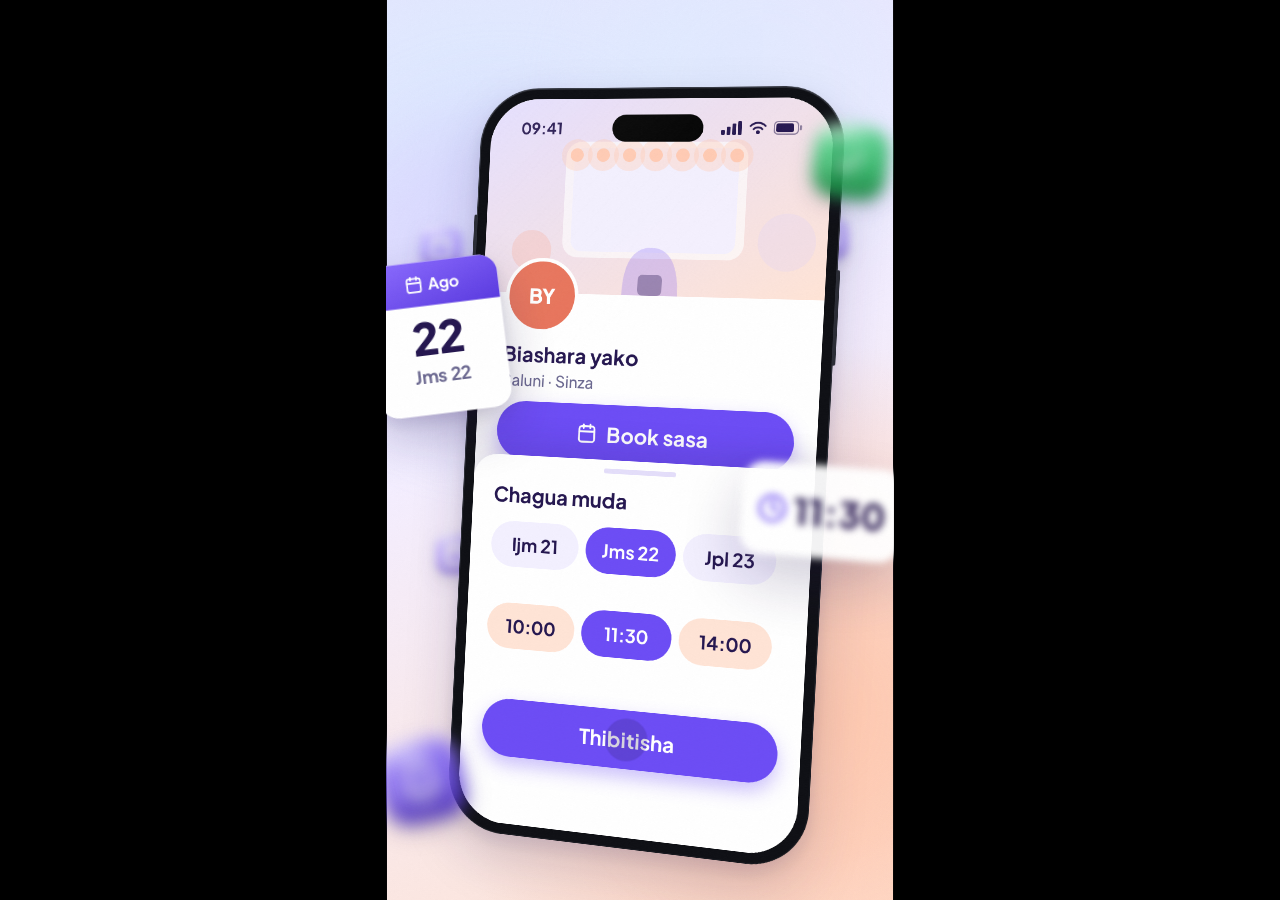
<file: bnd-ad/S09_book_sasa.html>
<!doctype html>
<html lang="sw"><head><meta charset="utf-8"><meta name="viewport" content="width=device-width,initial-scale=1">
<title>B&D v9 · S09 · book sasa</title>
<link rel="preconnect" href="https://fonts.googleapis.com"><link rel="preconnect" href="https://fonts.gstatic.com" crossorigin>
<link href="https://fonts.googleapis.com/css2?family=Plus+Jakarta+Sans:wght@500;600;700;800&family=Bodoni+Moda:ital,wght@0,700;1,500&display=swap" rel="stylesheet">
<style>
*{box-sizing:border-box;margin:0;padding:0}
html,body{width:100%;height:100%;background:#000;overflow:hidden}
body{font-family:"Plus Jakarta Sans","Avenir Next","Segoe UI",system-ui,sans-serif;-webkit-font-smoothing:antialiased;color:#F2F5F8}
#stage{position:absolute;left:50%;top:50%;width:1080px;height:1920px;margin:-960px 0 0 -540px;overflow:hidden;background:#05070A;transform-origin:50% 50%}
.L{position:absolute;left:0;top:0;width:1080px;height:1920px}
#bg{z-index:1}#bgf{z-index:2;pointer-events:none}#cam{z-index:3;transform-origin:540px 960px}
#fg{z-index:4;pointer-events:none;transform-origin:540px 960px}#grain{z-index:5;pointer-events:none}#dbg{z-index:9;pointer-events:none}
.abs{position:absolute}
.blob{position:absolute;width:700px;height:700px;border-radius:50%;filter:blur(80px);opacity:.5}
/* ---------- kinetic text ---------- */
.line{position:absolute;left:0;width:1080px;height:0;transform-origin:50% 50%}
.line .li{position:absolute;left:0;top:0;width:100%;text-align:center;transform:translateY(-50%)}
.line .lin{display:inline-flex;gap:.22em;white-space:nowrap;align-items:center;letter-spacing:-.03em;line-height:1}
.line .w{display:inline-block;position:relative}
.line .w.hp{padding:.06em .32em;margin:0 -.04em}
.line .wm{display:inline-block;overflow:hidden;padding:.1em .1em .22em;margin:-.1em -.1em -.22em;vertical-align:top;position:relative}
.line .wi{display:inline-block;will-change:transform}
.line .pb{position:absolute;left:0;top:-.02em;bottom:-.04em;width:100%;border-radius:999px;transform-origin:0 50%;transform:scaleX(0)}
/* ---------- logo ---------- */
.logo{display:inline-flex;align-items:center;font-family:"Bodoni Moda","Didot","Bodoni 72",Georgia,serif;letter-spacing:.02em;line-height:1;white-space:nowrap;position:relative}
.logo .lB,.logo .lD{display:inline-block;font-weight:700}
.logo .lA{display:inline-block;font-style:italic;font-weight:500;font-size:1.32em;margin:0 .1em 0 .06em;position:relative;top:.04em;background:linear-gradient(160deg,#FDE68A,#E2BF85 40%,#B7793E);-webkit-background-clip:text;background-clip:text;color:transparent;-webkit-text-fill-color:transparent}
.logo.dk .lB,.logo.dk .lD{color:#F6ECDC}.logo.br .lB,.logo.br .lD{color:#24164F}
.swc{position:absolute;left:-4%;right:-4%;top:-10%;bottom:-10%;overflow:hidden;pointer-events:none;-webkit-mask-image:linear-gradient(90deg,transparent,#000 10%,#000 90%,transparent),linear-gradient(180deg,transparent,#000 30%,#000 70%,transparent);-webkit-mask-composite:source-in;mask-image:linear-gradient(90deg,transparent,#000 10%,#000 90%,transparent),linear-gradient(180deg,transparent,#000 30%,#000 70%,transparent);mask-composite:intersect}
.swb{position:absolute;top:0;left:0;width:26%;height:100%;background:linear-gradient(90deg,rgba(255,255,255,0),rgba(255,255,255,1),rgba(255,255,255,0));transform:skewX(-20deg);mix-blend-mode:soft-light}
/* ---------- phone ---------- */
.ph3{position:absolute;left:0;top:0;width:1080px;height:1920px;perspective:2400px;perspective-origin:540px 960px;pointer-events:none}
.ph{position:absolute;left:240px;width:600px;height:1240px;border-radius:96px;padding:2px;background:linear-gradient(160deg,#3A3D48,#15161C);transform-origin:50% 50%}
.ph.dk{box-shadow:0 50px 120px rgba(0,0,0,.65),0 0 60px rgba(20,184,166,.12)}
.ph.br{box-shadow:0 40px 90px rgba(36,22,79,.18),0 12px 28px rgba(36,22,79,.10)}
.ph .phin{position:absolute;inset:2px;border-radius:94px;background:#0E0F14;box-shadow:inset 0 1px 0 rgba(255,255,255,.06)}
.ph .btn{position:absolute;width:6px;border-radius:3px;background:#2A2C35}
.ph .scr{position:absolute;left:18px;top:18px;width:564px;height:1204px;border-radius:80px;overflow:hidden;background:#fff}
.ph .isl{position:absolute;left:207px;top:26px;width:150px;height:44px;border-radius:22px;background:#000;z-index:30}
.ph .sb{position:absolute;left:0;top:0;width:564px;height:96px;z-index:29;font-weight:700;font-size:26px;line-height:26px}
.ph .sb .tm{position:absolute;left:52px;top:35px}
.ph .sb .ic{position:absolute;right:48px;top:35px;display:flex;gap:10px;align-items:center;height:26px}
.ph .glare{position:absolute;inset:0;z-index:31;pointer-events:none;background:linear-gradient(135deg,rgba(255,255,255,.08) 0%,rgba(255,255,255,0) 34%)}
.pg{position:absolute;left:0;top:0;width:564px;height:1204px;overflow:hidden}
/* ---------- tap ring ---------- */
.tap{position:absolute;left:0;top:0;width:0;height:0}
.tap .td{position:absolute;left:-45px;top:-45px;width:90px;height:90px;border-radius:50%}
.tap .tr{position:absolute;left:-45px;top:-45px;width:90px;height:90px;border-radius:50%;border:4px solid;opacity:0}
.tap.dk .td{background:rgba(255,255,255,.35)}.tap.dk .tr{border-color:rgba(255,255,255,.7)}
.tap.br .td{background:rgba(36,22,79,.18)}.tap.br .tr{border-color:rgba(36,22,79,.45)}
/* ---------- cards ---------- */
.nc{position:absolute;border-radius:36px;padding:26px 30px;display:flex;gap:24px;align-items:center;transform-origin:50% 50%}
.nc.dk{background:rgba(17,24,33,.86);border:1px solid rgba(255,255,255,.08);box-shadow:0 50px 120px rgba(0,0,0,.65),inset 0 1px 0 rgba(255,255,255,.06);backdrop-filter:blur(20px);color:#F2F5F8}
.nc.br{background:rgba(255,255,255,.88);border:1px solid #fff;box-shadow:0 40px 90px rgba(36,22,79,.18),0 12px 28px rgba(36,22,79,.10);backdrop-filter:blur(20px);color:#24164F}
.nc .ni{width:72px;height:72px;border-radius:20px;flex:none;display:flex;align-items:center;justify-content:center;position:relative}
.nc .nt{font-size:34px;font-weight:700;line-height:1.15}
.nc .nb{font-size:30px;font-weight:500;line-height:1.2;opacity:.8}
.nc .nm{font-size:24px;font-weight:500;opacity:.55;margin-left:auto;align-self:flex-start;white-space:nowrap}
.nc .ping{position:absolute;inset:0;border-radius:20px;border:3px solid;opacity:0}
.fl{position:absolute;inset:0;border-radius:inherit;box-shadow:inset 0 0 44px 8px rgba(255,255,255,.95);opacity:0;pointer-events:none}
.pill{display:inline-flex;align-items:center;justify-content:center;white-space:nowrap;border-radius:999px;font-weight:700}
.ico{display:inline-block;vertical-align:middle;flex:none}
.tab{font-variant-numeric:tabular-nums}
.noteRow{font-style:italic;font-weight:500;color:#2A2A2A;white-space:nowrap}


</style></head><body>
<div id="stage"><div id="bg" class="L"></div><div id="bgf" class="L"></div><div id="cam" class="L"></div><div id="fg" class="L"></div><div id="grain" class="L"></div><div id="dbg" class="L"></div></div>
<script>
/* ===== TIMINGS (edit these numbers to retime a beat) ===== */
const T={enter:0.00,tapBook:0.25,pickSlot:0.50,confirm:1.30,done:1.45,toOwner:2.10,notifs:2.40,zeroCommission:3.40,exit:4.90,end:5.50};
const D={enter:0.25,sheet:0.40,confetti:0.60,owner:0.30,card:0.45,wordStag:0.07,exitD:0.45};
const SFX=[{t:0.30,name:"tap"},{t:0.50,name:"sheet-up"},{t:0.70,name:"tap"},{t:1.00,name:"tap"},{t:1.05,name:"float-pop"},{t:1.35,name:"tap"},{t:1.45,name:"success-chime"},{t:1.50,name:"confetti"},{t:2.10,name:"snap"},{t:2.40,name:"notif-ding"},{t:2.75,name:"notif-soft"},{t:3.10,name:"notif-soft"},{t:3.40,name:"whoosh"},{t:3.90,name:"hit-bright"}];
/* ============================ CORE (shared engine) ============================ */
const clamp=(x,a=0,b=1)=>Math.min(b,Math.max(a,x));
const lerp=(a,b,p)=>a+(b-a)*p;
function bez(x1,y1,x2,y2){ // cubic-bezier(x1,y1,x2,y2) → easing function
  const cx=3*x1,bx=3*(x2-x1)-cx,ax=1-cx-bx,cy=3*y1,by=3*(y2-y1)-cy,ay=1-cy-by;
  const sx=t=>((ax*t+bx)*t+cx)*t, sy=t=>((ay*t+by)*t+cy)*t, dsx=t=>(3*ax*t+2*bx)*t+cx;
  return x=>{ if(x<=0)return 0; if(x>=1)return 1; let t=x;
    for(let i=0;i<8;i++){ const d=sx(t)-x; if(Math.abs(d)<1e-5)break; t-=d/(dsx(t)||1e-6); }
    return sy(clamp(t)); };
}
const E={ out:bez(.16,1,.3,1), pop:bez(.34,1.56,.64,1), inOut:bez(.65,0,.35,1),
          snap:bez(.7,0,.2,1), soft:bez(.33,0,.67,1), in:bez(.55,0,1,.45), pop2:bez(.3,2.1,.55,1), lin:x=>x };
// eased progress of a move that starts at s and lasts d seconds
const P=(t,s,d,ease=E.out)=>ease(clamp((t-s)/d));

/* ---------- misc helpers ---------- */
const Q=new URLSearchParams(location.search);
const DEBUG=Q.get('debug')==='1';
function mulberry32(a){return function(){a|=0;a=a+0x6D2B79F5|0;let t=Math.imul(a^a>>>15,1|a);t=t+Math.imul(t^t>>>7,61|t)^t;return((t^t>>>14)>>>0)/4294967296;}}
const RND=mulberry32(7);               // seeded, computed ONCE at load
const $=id=>document.getElementById(id);
function h(html){const d=document.createElement('div');d.innerHTML=html.trim();return d.firstElementChild;}
function add(parent,html){const d=document.createElement('div');d.innerHTML=html.trim();const f=d.firstElementChild;while(d.firstChild)parent.appendChild(d.firstChild);return f;} // appends ALL root nodes, returns the first element
const fmt=n=>Math.round(n).toString().replace(/\B(?=(\d{3})+(?!\d))/g,',');
const typed=(s,t,start,cps)=>s.slice(0,clamp(Math.floor((t-start)*cps),0,s.length));
const caret=t=>(Math.floor(t*2.2)%2===0);
const sin=(t,period,ph=0)=>Math.sin((t/period+ph)*Math.PI*2);
/* transform+opacity+filter setter. x,y,z px · s,sx,sy scale · r(z) rx ry deg · o opacity · b blur px · br brightness */
function tf(e,o){
  let t='';
  if(o.x||o.y||o.z)t+=`translate3d(${(o.x||0).toFixed(2)}px,${(o.y||0).toFixed(2)}px,${(o.z||0).toFixed(2)}px) `;
  if(o.rx)t+=`rotateX(${o.rx.toFixed(3)}deg) `;
  if(o.ry)t+=`rotateY(${o.ry.toFixed(3)}deg) `;
  if(o.r)t+=`rotate(${o.r.toFixed(3)}deg) `;
  if(o.skx)t+=`skewX(${o.skx}deg) `;
  if(o.s!==undefined&&o.sx===undefined&&o.sy===undefined)t+=`scale(${o.s.toFixed(4)}) `;
  else if(o.sx!==undefined||o.sy!==undefined)t+=`scale(${(o.sx??o.s??1).toFixed(4)},${(o.sy??o.s??1).toFixed(4)}) `;
  e.style.transform=t||'none';
  if(o.o!==undefined)e.style.opacity=clamp(o.o).toFixed(3);
  let f='';
  if(o.b)f+=`blur(${o.b.toFixed(2)}px) `;
  if(o.br!==undefined&&o.br!==1)f+=`brightness(${o.br}) `;
  e.style.filter=f||'none';
}
/* stroke-draw helper for paths with pathLength=1 (hides the round-cap dot before the draw starts) */
function draw(e,p){e.style.strokeDasharray='1';e.style.strokeDashoffset=(1-p).toFixed(4);e.style.opacity=p>.001?1:0;}
const vis=(e,on)=>{e.style.visibility=on?'visible':'hidden';};

/* ---------- palette ---------- */
const C={ dbg:'#05070A',dbg2:'#0B1016',dpanel:'#111821',dpanel2:'#18212C',dtext:'#F2F5F8',dmuted:'#8A97A6',teal:'#14B8A6',cyan:'#22D3EE',pain:'#FF4D5E',amber:'#F5B544',
  lilac:'#E9E3FF',lilac2:'#D6CBFF',peach:'#FFE4D6',peach2:'#FFC9B0',blue:'#DCEBFF',ink:'#24164F',navy:'#1B1F4B',violet:'#6C4CF5',coral:'#FF8A65',success:'#22C55E',muted:'#6B6890' };
const PILLS={teal:['#14B8A6','#041014'],pain:['#FF4D5E','#ffffff'],amber:['#F5B544','#1A1200'],violet:['#6C4CF5','#ffffff'],peach:['#FFC9B0','#24164F'],success:['#22C55E','#ffffff'],coral:['#FF8A65','#ffffff']};
const DARK_WASH='radial-gradient(circle at 50% 42%,rgba(20,184,166,0.14),transparent 58%),radial-gradient(circle at 80% 85%,rgba(34,211,238,0.08),transparent 50%)';
const BRIGHT_BG='radial-gradient(circle at 18% 16%,#DCEBFF 0%,transparent 42%),radial-gradient(circle at 85% 80%,#FFC9B0 0%,transparent 45%),linear-gradient(160deg,#E9E3FF 0%,#F4EEFF 45%,#FFE4D6 100%)';

/* ---------- glyph icons (24-grid strokes) + glossy 3D-style tiles ---------- */
const G={
 search:'<circle cx="11" cy="11" r="7"/><path d="M20 20l-4-4"/>',
 phone:'<path d="M22 16.92v3a2 2 0 0 1-2.18 2 19.79 19.79 0 0 1-8.63-3.07 19.5 19.5 0 0 1-6-6 19.79 19.79 0 0 1-3.07-8.67A2 2 0 0 1 4.11 2h3a2 2 0 0 1 2 1.72 12.84 12.84 0 0 0 .7 2.81 2 2 0 0 1-.45 2.11L8.09 9.91a16 16 0 0 0 6 6l1.27-1.27a2 2 0 0 1 2.11-.45 12.84 12.84 0 0 0 2.81.7A2 2 0 0 1 22 16.92z"/>',
 calendar:'<rect x="3" y="4" width="18" height="18" rx="3"/><path d="M16 2v4M8 2v4M3 10h18"/>',
 globe:'<circle cx="12" cy="12" r="10"/><path d="M2 12h20"/><path d="M12 2a15.3 15.3 0 0 1 4 10 15.3 15.3 0 0 1-4 10 15.3 15.3 0 0 1-4-10 15.3 15.3 0 0 1 4-10z"/>',
 bell:'<path d="M6 8a6 6 0 0 1 12 0c0 7 3 9 3 9H3s3-2 3-9"/><path d="M10.3 21a1.94 1.94 0 0 0 3.4 0"/>',
 chart:'<path d="M3 3v18h18"/><path d="M8 16v-3M13 16V8M18 16v-6"/>',
 window:'<rect x="2" y="4" width="20" height="16" rx="3"/><path d="M2 9h20"/>',
 mobile:'<rect x="6" y="2" width="12" height="20" rx="3"/><path d="M11 18h2"/>',
 check:'<path d="M5 13l4 4L19 7"/>',
 star:'<polygon points="12 2 15.09 8.26 22 9.27 17 14.14 18.18 21.02 12 17.77 5.82 21.02 7 14.14 2 9.27 8.91 8.26 12 2"/>',
 pin:'<path d="M20 10c0 6-8 12-8 12S4 16 4 10a8 8 0 0 1 16 0z"/><circle cx="12" cy="10" r="3"/>',
 clock:'<circle cx="12" cy="12" r="10"/><path d="M12 6v6l4 2"/>',
 download:'<path d="M21 15v4a2 2 0 0 1-2 2H5a2 2 0 0 1-2-2v-4M7 10l5 5 5-5M12 15V3"/>',
 send:'<path d="M22 2L11 13"/><path d="M22 2l-7 20-4-9-9-4 20-7z"/>',
 back:'<path d="M19 12H5M12 19l-7-7 7-7"/>',
 chat:'<path d="M21 11.5a8.4 8.4 0 0 1-9 8.4 8.5 8.5 0 0 1-3.8-.9L3 21l1.9-5.1A8.4 8.4 0 0 1 3.9 11.5 8.5 8.5 0 0 1 12.4 3 8.4 8.4 0 0 1 21 11.5z"/>',
 box:'<path d="M21 8l-9-5-9 5v8l9 5 9-5z"/><path d="M3 8l9 5 9-5M12 13v8"/>',
 cart:'<circle cx="9" cy="20" r="1.5"/><circle cx="18" cy="20" r="1.5"/><path d="M2 3h3l3 12h11l2-8H6"/>',
 home:'<path d="M3 11l9-8 9 8"/><path d="M5 10v10h14V10"/><path d="M10 20v-6h4v6"/>',
 list:'<path d="M8 6h13M8 12h13M8 18h13"/><circle cx="3.5" cy="6" r="1"/><circle cx="3.5" cy="12" r="1"/><circle cx="3.5" cy="18" r="1"/>',
 user:'<circle cx="12" cy="8" r="4"/><path d="M4 21a8 8 0 0 1 16 0"/>',
 x:'<path d="M6 6l12 12M18 6L6 18"/>',
 sparkle:'<path d="M12 3l2 6 6 2-6 2-2 6-2-6-6-2 6-2z"/>',
 tag:'<path d="M20 12l-8 8-9-9V3h8z"/><circle cx="7.5" cy="7.5" r="1.5"/>',
 truck:'<path d="M1 4h13v12H1zM14 8h5l4 4v4h-9"/><circle cx="6" cy="18" r="2"/><circle cx="18" cy="18" r="2"/>',
 grad:'<path d="M2 9l10-5 10 5-10 5z"/><path d="M6 11v5c2 2 10 2 12 0v-5"/>',
 bed:'<path d="M3 18V6M3 14h18v4M21 14v-3a3 3 0 0 0-3-3h-7v6"/><circle cx="7" cy="11" r="1.5"/>',
};
function ico(name,size=32,color='currentColor',sw=2){return `<svg class="ico" width="${size}" height="${size}" viewBox="0 0 24 24" fill="none" stroke="${color}" stroke-width="${sw}" stroke-linecap="round" stroke-linejoin="round">${G[name]||''}</svg>`;}
let _gid=0;
function gloss(name,c1,c2,size=160,glyph=true){ // glossy rounded-square 3D-feel tile
  const id='g'+(_gid++);
  return `<svg class="ico" width="${size}" height="${size}" viewBox="0 0 100 100" style="overflow:visible;filter:drop-shadow(0 14px 16px rgba(36,22,79,.26))"><defs>
  <linearGradient id="${id}a" x1="0" y1="0" x2=".35" y2="1"><stop offset="0" stop-color="${c1}"/><stop offset="1" stop-color="${c2}"/></linearGradient>
  <linearGradient id="${id}b" x1="0" y1="0" x2="0" y2="1"><stop offset=".55" stop-color="#000" stop-opacity="0"/><stop offset="1" stop-color="#000" stop-opacity=".22"/></linearGradient>
  <radialGradient id="${id}h" cx=".28" cy=".05" r=".9"><stop offset="0" stop-color="#fff" stop-opacity=".7"/><stop offset=".6" stop-color="#fff" stop-opacity=".05"/><stop offset="1" stop-color="#fff" stop-opacity="0"/></radialGradient></defs>
  <rect x="4" y="4" width="92" height="92" rx="29" fill="url(#${id}a)"/><rect x="4" y="4" width="92" height="92" rx="29" fill="url(#${id}b)"/>
  <rect x="4" y="4" width="92" height="50" rx="29" fill="url(#${id}h)"/><rect x="4.5" y="4.5" width="91" height="91" rx="28.5" fill="none" stroke="#fff" stroke-opacity=".5"/>
  ${glyph?`<g transform="translate(24,25) scale(2.1)" stroke="#fff" stroke-width="2.1" fill="none" stroke-linecap="round" stroke-linejoin="round" style="filter:drop-shadow(0 1px 1px rgba(0,0,0,.25))">${G[name]||''}</g>`:''}</svg>`;
}
/* ---------- logo ---------- */
function logoHTML(size,tone){return `<span class="logo ${tone==='dk'?'dk':'br'}" style="font-size:${size}px"><span class="lB">B</span><span class="lA">&amp;</span><span class="lD">D</span></span>`;}
function logoSweep(logoEl,t,s,d=.35){ // light sweep across a .logo (needs .swc>.swb inside)
  const b=logoEl.querySelector('.swb'); if(!b)return; const p=P(t,s,d,E.inOut);
  b.style.transform=`translateX(${lerp(-60,420,p)*1}%) skewX(-20deg)`; b.style.opacity=(t>=s&&t<=s+d)?1:0;
}
function mkLogo(parent,size,tone,style=''){
  const wrap=add(parent,`<div class="abs" style="${style}">${logoHTML(size,tone)}<div class="swc"><div class="swb"></div></div></div>`);
  return {wrap,logo:wrap.querySelector('.logo'),B:wrap.querySelector('.lB'),A:wrap.querySelector('.lA'),D:wrap.querySelector('.lD')};
}
function offsetIn(el,anc){let x=0,y=0;while(el&&el!==anc){x+=el.offsetLeft;y+=el.offsetTop;el=el.offsetParent;}return{x,y};}

/* ---------- kinetic text: word by word with masks + pills ---------- */
const _fitters=[];
function mkLine(parent,o){
  // o: {y, size, weight=800, color, words:[str | {t,pill}], maxW=960, theme}
  const wrap=add(parent,`<div class="line" style="top:${o.y}px"><div class="li" style="font-size:${o.size}px;font-weight:${o.weight||800};color:${o.color||'#fff'}"><div class="lin"></div></div></div>`);
  const lin=wrap.querySelector('.lin'), words=[];
  for(const wd of o.words){
    const t=typeof wd==='string'?wd:wd.t, pill=typeof wd==='string'?null:wd.pill, fs=typeof wd==='string'?1:(wd.fs||1);
    const w=add(lin,`<span class="w${pill?' hp':''}" style="font-size:${fs}em">${pill?'<span class="pb"></span>':''}<span class="wm"><span class="wi">${t}</span></span></span>`);
    const pb=w.querySelector('.pb'),wi=w.querySelector('.wi');
    if(pill){const pc=PILLS[pill];pb.style.background=pc[0];wi.style.color=pc[1];}
    words.push({w,wi,pb,pill,wm:w.querySelector('.wm')});
  }
  const L={wrap,words,y:o.y,size:o.size,li:wrap.querySelector('.li'),lin};
  _fitters.push(()=>{wrap.querySelector('.li').style.fontSize=o.size+'px';const w=lin.offsetWidth;const mx=o.maxW||960;if(w>mx)wrap.querySelector('.li').style.fontSize=(o.size*mx/w).toFixed(2)+'px';});
  return L;
}
/* renders a line at time t. s = start of first word; opts:{stag=.07, starts:[..], ex (exit start), exD, dy} */
function renderLine(L,t,s,opts={}){
  const stag=opts.stag??.07,dur=.32;
  L.words.forEach((W,i)=>{
    const ws=opts.starts?opts.starts[i]:s+i*stag;
    const ts=W.pill?ws+.08:ws;
    const p=P(t,ts,dur,E.pop), op=clamp((t-ts)/(dur*.4));
    W.wi.style.transform=`translateY(${((1-p)*60).toFixed(2)}%) scale(${lerp(.86,1,p).toFixed(4)})`;
    W.wi.style.opacity=op.toFixed(3);
    if(W.pb)W.pb.style.transform=`scaleX(${P(t,ws,.30,E.out).toFixed(4)})`;
  });
  let y=opts.dy||0,o=1,b=0;
  if(opts.ex!==undefined){const p=P(t,opts.ex,opts.exD||.28,E.in);y+=-.3*L.size*p;o=1-p;b=8*p;}
  tf(L.wrap,{y,o,b});
}
function lineEnd(L,s,opts={}){return s+(L.words.length-1)*(opts.stag??.07)+.4;}

/* ---------- background layers ---------- */
function mkBright(parent){
  const root=add(parent,`<div class="L" style="background:${BRIGHT_BG}"></div>`);
  const bl=[['#D6CBFF',-140,180,1,0],['#FFC9B0',520,1240,2,.25],['#DCEBFF',420,-120,1,.5]].map(([c,x,y,k,ph])=>{const b=add(root,`<div class="blob" style="background:${c};left:${x}px;top:${y}px"></div>`);return{b,x,y,k,ph};});
  return {root,render(t,dur){bl.forEach((B,i)=>{const a=36;const dx=a*sin(t,dur/B.k,0),dy=a*Math.sin(2*Math.PI*B.k*t/dur+B.ph*6.28)-a*Math.sin(B.ph*6.28);B.b.style.transform=`translate(${dx.toFixed(2)}px,${dy.toFixed(2)}px)`;});}};
}
function mkDark(parent){
  const root=add(parent,`<div class="L" style="background:${DARK_WASH},#05070A"></div>`);
  return {root};
}
const GRAIN="url(\"data:image/svg+xml;utf8,<svg xmlns='http://www.w3.org/2000/svg' width='300' height='300'><filter id='n'><feTurbulence type='fractalNoise' baseFrequency='0.9' numOctaves='2' seed='7' stitchTiles='stitch'/><feColorMatrix type='saturate' values='0'/></filter><rect width='300' height='300' filter='url(%23n)'/></svg>\")";

/* ---------- phone mockup (Bible F) ---------- */
function mkPhone(parent,o){
  // o:{cy, theme:'dk'|'br', ink, bg, z}
  const root=add(parent,`<div class="ph3" ${o.z?`style="z-index:${o.z}"`:''}></div>`);
  const ink=o.ink||(o.theme==='dk'?'#F2F5F8':'#24164F');
  const body=add(root,`<div class="ph ${o.theme}" style="top:${o.cy-620}px"><div class="phin"></div>
    <i class="btn" style="left:-4px;top:210px;height:70px"></i><i class="btn" style="left:-4px;top:310px;height:110px"></i><i class="btn" style="right:-4px;top:290px;height:150px"></i>
    <div class="scr" style="background:${o.bg||'#fff'}"><div class="pgs"></div>
      <div class="sb" style="color:${ink}"><span class="tm">09:41</span><span class="ic">
        <svg width="34" height="22" viewBox="0 0 34 22" fill="${ink}"><rect x="0" y="14" width="6" height="8" rx="1.5"/><rect x="9" y="9" width="6" height="13" rx="1.5"/><rect x="18" y="4" width="6" height="18" rx="1.5"/><rect x="27" y="0" width="6" height="22" rx="1.5"/></svg>
        <svg width="30" height="22" viewBox="0 0 30 22" fill="none" stroke="${ink}" stroke-width="3" stroke-linecap="round"><path d="M3 8a17 17 0 0 1 24 0"/><path d="M8 13a10 10 0 0 1 14 0"/><circle cx="15" cy="18" r="1.6" fill="${ink}"/></svg>
        <svg width="46" height="22" viewBox="0 0 46 22" fill="none"><rect x="1" y="1" width="38" height="20" rx="6" stroke="${ink}" stroke-opacity=".5" stroke-width="2"/><rect x="4" y="4" width="28" height="14" rx="3.5" fill="${ink}"/><rect x="41" y="7" width="3.5" height="8" rx="1.7" fill="${ink}" fill-opacity=".5"/></svg></span></div>
      <div class="isl"></div><div class="glare"></div></div></div>`);
  const scr=body.querySelector('.scr'), pgs=body.querySelector('.pgs');
  const S={root,body,scr,pgs,cy:o.cy,st:{x:0,y:0,s:1,rx:0,ry:0,rz:0},
    apply(st){S.st=Object.assign({x:0,y:0,s:1,rx:0,ry:0,rz:0},st);const a=S.st;
      body.style.transform=`translate3d(${a.x}px,${a.y}px,0) rotateX(${a.rx}deg) rotateY(${a.ry}deg) rotateZ(${a.rz}deg) scale(${a.s})`;
      root.style.opacity=a.o===undefined?1:clamp(a.o);
      body.style.filter=a.b?`blur(${a.b}px)`:'none';},
    // map a point on the screen (0..564, 0..1204) to stage px under the current transform + 2400 perspective
    proj(sx,sy){return projectPhone(S.st,S.cy,sx-282,sy-602+0);},
    projBody(bx,by){return projectPhone(S.st,S.cy,bx-300,by-620);}};
  return S;
}
function projectPhone(st,cy,px,py){
  const rx=st.rx*Math.PI/180,ry=st.ry*Math.PI/180,rz=st.rz*Math.PI/180;
  let x=px*st.s,y=py*st.s,z=0,t;
  t=x*Math.cos(rz)-y*Math.sin(rz);y=x*Math.sin(rz)+y*Math.cos(rz);x=t;                 // rotateZ
  t=x*Math.cos(ry)+z*Math.sin(ry);z=-x*Math.sin(ry)+z*Math.cos(ry);x=t;                 // rotateY
  t=y*Math.cos(rx)-z*Math.sin(rx);z=y*Math.sin(rx)+z*Math.cos(rx);y=t;                  // rotateX
  const X=540+st.x+x, Y=cy+st.y+y, d=2400, k=d/(d-z);
  return {x:540+(X-540)*k, y:960+(Y-960)*k, k};
}

/* ---------- finger-tap ring (Bible E6) ---------- */
function mkTap(parent,theme){return add(parent,`<div class="tap ${theme}"><div class="tr"></div><div class="td"></div></div>`);}
function tapRender(tap,t,pos,presses,o=1){
  // pos {x,y}; presses [times]
  let sc=1,rp=0,ro=0;
  for(const pt of presses){const dt=t-pt;if(dt<0)continue;
    if(dt<.12)sc=1-.18*E.out(dt/.12);else if(dt<.30)sc=.82+.18*E.pop((dt-.12)/.18);
    if(dt<.45){rp=lerp(.6,1.8,E.out(dt/.45));ro=lerp(.6,0,E.out(dt/.45));}}
  tap.style.transform=`translate(${pos.x.toFixed(2)}px,${pos.y.toFixed(2)}px)`;tap.style.opacity=o;
  tap.firstChild.style.transform=`scale(${rp})`;tap.firstChild.style.opacity=ro;tap.lastChild.style.transform=`scale(${sc})`;
}
/* button squash 1→.94→1 after a tap */
function squash(t,pt){const dt=t-pt;if(dt<0||dt>.4)return 1;if(dt<.1)return lerp(1,.94,E.out(dt/.1));return lerp(.94,1,E.pop((dt-.1)/.3));}

/* ---------- notification card (Bible I) ---------- */
function ncardHTML(o){ // {theme, icon(html), title, body, time, w, x, y}
  return `<div class="nc ${o.theme}" style="width:${o.w}px;${o.style||''}"><div class="ni" style="background:${o.iconBg||'#25A06B'}">${o.icon||ico('chat',38,'#fff')}<i class="ping" style="border-color:${o.pingColor||'#25A06B'}"></i></div>
   <div style="min-width:0"><div class="nt">${o.title}</div><div class="nb">${o.body||''}</div></div>${o.time?`<div class="nm">${o.time}</div>`:''}<i class="fl"></i></div>`;
}
function cardPop(card,t,s,base={}){ // overshoot pop + flash + ping, returns progress 0..1 for visibility
  const p=P(t,s,.45,E.pop2), sc=lerp(.85,1,p), op=clamp((t-s)/.12);
  const fl=card.querySelector('.fl'),pg=card.querySelector('.ping');
  if(fl)fl.style.opacity=(.3*(1-clamp((t-s)/.2))*(t>=s?1:0)).toFixed(3);
  if(pg){const q=clamp((t-s)/.5);pg.style.transform=`scale(${lerp(1,1.6,E.out(q))})`;pg.style.opacity=t>=s?(lerp(.5,0,q)).toFixed(3):0;}
  return {y:(1-P(t,s,.45,E.pop))*50+(base.y||0),s:sc*(base.s||1),o:op*(base.o===undefined?1:base.o)};
}

/* ---------- floating DOF helper ---------- */
function bob(t,seed,ampx=10,ampy=14,per=3.2){return {x:ampx*Math.sin(2*Math.PI*(t/per+seed*.37)),y:ampy*Math.sin(2*Math.PI*(t/(per*1.17)+seed*.61)),r:3*Math.sin(2*Math.PI*(t/(per*1.4)+seed*.23))};}
function mkFloat(parent,html,x,y,w,h_,style=''){return add(parent,`<div class="abs" style="left:${x-w/2}px;top:${y-h_/2}px;width:${w}px;height:${h_}px;display:flex;align-items:center;justify-content:center;${style}">${html}</div>`);}

/* ============================ BOOT / TRANSPORT ============================ */
function boot(cfg){
  const dur=cfg.duration;
  const stage=$('stage'),bgL=$('bg'),bgf=$('bgf'),cam=$('cam'),fg=$('fg'),grain=$('grain'),dbg=$('dbg');
  const ctx={stage,bg:bgL,bgf,cam,fg,grain,dur,T:cfg.T};
  function fit(){const k=Math.min(innerWidth/1080,innerHeight/1920);stage.style.transform=`scale(${k})`;ctx.k=k;}
  addEventListener('resize',fit);fit();
  grain.style.cssText+=`;background-image:${GRAIN};background-size:300px 300px;opacity:${cfg.grain??.04}`;
  if(cfg.bg==='bright'){ctx.bright=mkBright(bgL);}else if(cfg.bg==='dark'){ctx.dark=mkDark(bgL);}
  cfg.build(ctx);
  // debug overlay
  let dbgT=null,dbgB=null;
  if(DEBUG){
    dbg.innerHTML=`<div class="abs" style="left:60px;top:0;width:1px;height:1920px;background:rgba(255,0,0,.55)"></div><div class="abs" style="left:1020px;top:0;width:1px;height:1920px;background:rgba(255,0,0,.55)"></div>
    <div class="abs" style="left:0;top:250px;width:1080px;height:1px;background:rgba(255,0,0,.55)"></div><div class="abs" style="left:0;top:1570px;width:1080px;height:1px;background:rgba(255,0,0,.55)"></div>
    <div id="dbgbox" class="abs" style="left:70px;top:90px;padding:10px 16px;background:rgba(0,0,0,.7);color:#7CFF9C;font:600 28px/1.2 ui-monospace,Menlo,monospace;border-radius:10px"></div>`;
    dbgT=$('dbgbox');
  }
  const labels=Object.entries(cfg.T).filter(([k,v])=>typeof v==='number').sort((a,b)=>a[1]-b[1]);
  window.__duration=dur;
  window.__labels=Object.assign({},cfg.T);
  window.__sfx=cfg.sfx||[];
  let cur=0,playing=false,last=0;const loop=Q.get('loop')!=='0';
  function render(t){
    const p=E.soft(clamp(t/dur));
    // constant slow push-in 1.00→1.06 with ±6px sine micro-drift (zero at both ends)
    const extra=cfg.camExtra?cfg.camExtra(t):{};
    const dy=6*Math.sin(2*Math.PI*t/dur*2);
    const rx=extra.rx||0, cs=(cfg.noPush?1:1+.06*p)*(extra.s||1);
    cam.style.transform=`perspective(2400px) rotateX(${rx}deg) translate3d(${(extra.x||0)}px,${dy+(extra.y||0)}px,0) scale(${cs.toFixed(5)})`;
    fg.style.transform=`translate3d(0,${(dy*1.5).toFixed(2)}px,0) scale(${(1+.09*p).toFixed(5)})`;
    bgf.style.transform=`translate3d(0,${(dy*.5).toFixed(2)}px,0) scale(${(1+.03*p).toFixed(5)})`;
    if(ctx.bright)ctx.bright.render(t,dur);
    cfg.render(t,ctx,p);
    if(dbgT){let lb='';for(const [k,v] of labels)if(v<=t+1e-6)lb=k;dbgT.textContent=`t=${t.toFixed(2)}  ${lb}`;}
  }
  function frame(now){if(!playing)return;cur+=(now-last)/1000;last=now;
    if(cur>=dur){if(loop)cur=cur%dur;else{cur=dur;playing=false;}}
    render(cur);if(playing)requestAnimationFrame(frame);}
  window.__pause=()=>{playing=false;};
  window.__play=()=>{if(playing)return;if(cur>=dur)cur=0;playing=true;last=performance.now();requestAnimationFrame(frame);};
  window.__seek=t=>{window.__pause();cur=clamp(t,0,dur);render(cur);};
  addEventListener('keydown',e=>{
    if(e.code==='Space'){e.preventDefault();playing?window.__pause():window.__play();}
    else if(e.code==='ArrowRight'){window.__seek(cur+1/30);}
    else if(e.code==='ArrowLeft'){window.__seek(cur-1/30);}
  });
  render(0);
  const fams=cfg.fonts||['800 100px "Plus Jakarta Sans"','700 100px "Plus Jakarta Sans"','600 100px "Plus Jakarta Sans"','500 100px "Plus Jakarta Sans"','700 100px "Bodoni Moda"','italic 500 100px "Bodoni Moda"'];
  const loads=fams.map(f=>document.fonts.load(f,'Aa&Bb').catch(()=>{}));
  Promise.race([Promise.allSettled(loads).then(()=>document.fonts.ready),new Promise(r=>setTimeout(r,5000))]).then(()=>{
    _fitters.forEach(f=>f());if(cfg.afterFonts)cfg.afterFonts(ctx);
    const tt=Q.get('t');
    if(tt!==null){window.__seek(parseFloat(tt));}else{render(0);}
    window.__ready=true;
    if(tt===null)window.__play();
  });
}

/* ---- MOD: generic business profile "Biashara yako" (dark = S03 call-to-book, bright = S09 Book sasa). Button sits in the SAME place ---- */
function salonCover(th){ // stylised gradient illustration (data-slot="salon-cover"), no people
  const dk=th==='dk';
  const bg=dk?['#1B2A33','#2B2622']:['#E4DEFF','#FFE4D6'];
  const lights=dk?'#F5B544':'#FFC9B0';
  let dots='';for(let i=0;i<7;i++){const x=150+i*44;dots+=`<circle cx="${x}" cy="92" r="11" fill="${lights}" opacity="${dk?.9:.95}"/><circle cx="${x}" cy="92" r="26" fill="${lights}" opacity="${dk?.14:.35}"/>`;}
  return `<svg data-slot="salon-cover" class="abs" style="left:0;top:0" width="564" height="320" viewBox="0 0 564 320"><defs><linearGradient id="cv${th}" x1="0" y1="0" x2="1" y2="1"><stop offset="0" stop-color="${bg[0]}"/><stop offset="1" stop-color="${bg[1]}"/></linearGradient></defs>
  <rect width="564" height="320" fill="url(#cv${th})"/>
  <rect x="132" y="70" width="300" height="190" rx="26" fill="${dk?'#0F1A21':'#fff'}" opacity="${dk?.8:.65}"/><rect x="146" y="80" width="272" height="170" rx="18" fill="${dk?'#22414A':'#F3F0FF'}" opacity=".9"/>
  ${dots}
  <path d="M236 320c0-48 14-78 46-78s46 30 46 78z" fill="${dk?'#14B8A6':'#6C4CF5'}" opacity="${dk?.35:.22}"/><rect x="262" y="286" width="40" height="34" rx="8" fill="${dk?'#0B1016':'#24164F'}" opacity=".35"/>
  <circle cx="80" cy="250" r="34" fill="${dk?'#F5B544':'#FF8A65'}" opacity=".18"/><circle cx="500" cy="230" r="46" fill="${dk?'#14B8A6':'#D6CBFF'}" opacity=".22"/></svg>`;
}
function profilePage(ph,th){
  const dk=th==='dk', bg=dk?'#0F141B':'#FFFFFF', ink=dk?'#F2F5F8':'#24164F', mut=dk?'#8A97A6':'#6B6890';
  const pg=add(ph.pgs,`<div class="pg" style="background:${bg}"></div>`);
  pg.insertAdjacentHTML('beforeend',salonCover(th));
  add(pg,`<div class="abs" style="left:0;top:96px;width:564px;height:224px;background:linear-gradient(180deg,rgba(0,0,0,${dk?.35:.0}),transparent 30%)"></div>`);
  add(pg,`<div class="abs" style="left:40px;top:262px;width:124px;height:124px;border-radius:50%;background:#E8735A;border:6px solid ${bg};display:flex;align-items:center;justify-content:center;color:#fff;font-size:34px;font-weight:800">BY</div>`);
  add(pg,`<div class="abs" style="left:40px;top:402px;font-size:34px;font-weight:700;color:${ink};line-height:1.15">Biashara yako</div><div class="abs" style="left:40px;top:448px;font-size:26px;font-weight:500;color:${mut}">Saluni · Sinza</div>`);
  const btn=add(pg,dk?
   `<div class="abs" style="left:36px;top:500px;width:492px;height:96px;border-radius:999px;background:#18212C;border:2px solid #F5B544;display:flex;align-items:center;justify-content:center;gap:16px;color:#F5B544;font-size:32px;font-weight:700">${ico('phone',34,'#F5B544',2.2)}Piga simu ku-book</div>`:
   `<div class="abs" style="left:36px;top:500px;width:492px;height:96px;border-radius:999px;background:#6C4CF5;display:flex;align-items:center;justify-content:center;gap:16px;color:#fff;font-size:34px;font-weight:700;box-shadow:0 14px 30px rgba(108,76,245,.35)">${ico('calendar',34,'#fff',2.2)}Book sasa</div>`);
  [0,1].forEach(i=>add(pg,`<div class="abs" style="left:36px;top:${640+i*130}px;width:492px;height:110px;border-radius:24px;background:${dk?'#18212C':'#F6F4FF'}"><div class="abs" style="left:26px;top:26px;width:58px;height:58px;border-radius:16px;background:${dk?'#243140':'#E4DEFA'}"></div><div class="abs" style="left:104px;top:30px;width:${i?200:260}px;height:16px;border-radius:8px;background:${dk?'#2A3745':'#E4DEFA'}"></div><div class="abs" style="left:104px;top:62px;width:150px;height:14px;border-radius:7px;background:${dk?'#222E3A':'#EEE9FC'}"></div></div>`));
  return {pg,btn,pos:{x:282,y:548}};
}

/* ===== SCENE ===== */
/* SCENE 09 — FIX B+C: "Book sasa" → confirmed → "Booking mpya!" → 0% kamisheni. Mirrors S03 (same framing + button position) and S04. */
const NOTIFS=[['Kusuka · Jms 22, 11:30','sasa hivi'],['Asha · Ijm 21, 10:00',''],['Grace · Jms 22, 14:00','']];
const SLOT={day:[[36,'Ijm 21'],[198,'Jms 22'],[360,'Jpl 23']],time:[[36,'10:00'],[198,'11:30'],[360,'14:00']]};
let ph,PR,tap,sheet,chipsD=[],chipsT=[],conf=[],doneV,checkP,owner,cards=[],big,l1,l2,calC,timeC,belF,chkF,bgc=[],pgA;
function nCard(w,k){ // in-phone (k=1) or large (k=1.6) booking card
  const [body,tm]=k;return '';
}
function cardHTML(w,fs,body,time,theme){
  return `<div class="nc br" style="width:${w}px;padding:${fs*.7}px ${fs*.85}px;gap:${fs*.65}px;border-radius:${fs*1.1}px">
   <div class="ni" style="width:${fs*2.1}px;height:${fs*2.1}px;border-radius:${fs*.62}px;background:#6C4CF5">${ico('bell',fs*1.2,'#fff')}<i class="ping" style="border-color:#6C4CF5;border-radius:${fs*.62}px"></i></div>
   <div style="flex:1;min-width:0"><div style="display:flex;justify-content:space-between;align-items:baseline;gap:10px"><span style="font-size:${fs}px;font-weight:700">Booking mpya!</span>${time?`<span style="font-size:${Math.max(26,fs*.8)}px;font-weight:500;opacity:.55">${time}</span>`:''}</div>
   <div style="font-size:${fs*.88}px;font-weight:500;opacity:.85;margin-top:2px">${body}</div>
   <div style="display:inline-flex;align-items:center;gap:8px;margin-top:10px;padding:6px 16px;border-radius:999px;background:rgba(34,197,94,.15);color:#15803D;font-size:${Math.max(26,fs*.8)}px;font-weight:700">${ico('check',Math.max(22,fs*.8),'#15803D',3)}Hakuna mgongano</div></div><i class="fl"></i></div>`;
}
boot({duration:T.end,T,sfx:SFX,bg:'bright',grain:.03,
 build(ctx){
  const L=add(ctx.cam,'<div class="L"></div>');
  ph=mkPhone(L,{cy:1000,theme:'br',bg:'#fff'});
  PR=profilePage(ph,'br');pgA=PR.pg;
  // bottom sheet "Chagua muda"
  sheet=add(pgA,`<div class="abs" style="left:0;top:590px;width:564px;height:614px;border-radius:40px 40px 0 0;background:#fff;box-shadow:0 -20px 50px rgba(36,22,79,.14)">
    <div class="abs" style="left:222px;top:14px;width:120px;height:8px;border-radius:4px;background:#E4DEFA"></div>
    <div class="abs" style="left:36px;top:44px;font-size:34px;font-weight:700;color:#24164F">Chagua muda</div></div>`);
  SLOT.day.forEach(([x,tx])=>chipsD.push(add(sheet,`<div class="abs pill" style="left:${x}px;top:110px;width:150px;height:76px;background:#F3F0FF;color:#24164F;font-size:30px">${tx}</div>`)));
  SLOT.time.forEach(([x,tx])=>chipsT.push(add(sheet,`<div class="abs pill" style="left:${x}px;top:246px;width:150px;height:76px;background:#FFE4D6;color:#24164F;font-size:30px">${tx}</div>`)));
  const conf_=add(sheet,`<div class="abs pill" id="conf" style="left:36px;top:406px;width:492px;height:96px;background:#6C4CF5;color:#fff;font-size:34px;box-shadow:0 14px 30px rgba(108,76,245,.35)">Thibitisha</div>`);
  sheet.conf=conf_;
  // done view
  doneV=add(pgA,`<div class="abs" style="left:0;top:640px;width:564px;height:400px;opacity:0">
    <svg class="abs" style="left:182px;top:0" width="200" height="200" viewBox="0 0 200 200"><circle cx="100" cy="100" r="92" fill="#22C55E"/><path id="ck" d="M56 104l30 30 60-66" fill="none" stroke="#fff" stroke-width="16" stroke-linecap="round" stroke-linejoin="round" pathLength="1"/></svg>
    <div class="abs" style="left:0;top:228px;width:564px;text-align:center;font-size:48px;font-weight:800;color:#24164F">Umebook!</div>
    <div class="abs" style="left:0;top:296px;width:564px;text-align:center;font-size:28px;font-weight:600;color:#6B6890">Jms 22 · 11:30</div></div>`);
  checkP=doneV.querySelector('#ck');
  // owner view
  owner=add(ph.pgs,`<div class="pg" style="background:#F7F5FF;transform:translateX(564px)"></div>`);
  add(owner,`<div class="abs" style="left:36px;top:130px">${gloss('bell','#9C84FF','#5A3AE0',96)}</div><div class="abs" style="left:152px;top:150px;width:260px;height:20px;border-radius:10px;background:#E4DEFA"></div><div class="abs" style="left:152px;top:190px;width:170px;height:16px;border-radius:8px;background:#EEE9FC"></div>`);
  NOTIFS.forEach(([b,tm],i)=>cards.push(add(owner,cardHTML(508,32,b,tm).replace('class="nc br" style="','class="nc br" style="left:28px;top:300px;'))));
  // large legible copy outside the phone
  big=add(L,cardHTML(820,50,NOTIFS[0][0],NOTIFS[0][1]).replace('class="nc br" style="','class="nc br" style="left:130px;top:370px;'));
  // confetti (seeded once)
  const cols=['#6C4CF5','#FF8A65','#22C55E','#FFC9B0','#D6CBFF','#7FB3FF'];
  for(let i=0;i<12;i++){const a=RND()*Math.PI*2,d=240+RND()*220,sh=RND()>.5;
    conf.push({a,d,r:RND()*360,e:add(L,`<div class="abs" style="left:0;top:0;width:${sh?18:26}px;height:${sh?18:12}px;border-radius:${sh?'50%':'4px'};background:${cols[i%6]};opacity:0"></div>`)});}
  l1=mkLine(L,{y:1335,size:110,color:'#24164F',words:['Booking','zako,']});
  l2=mkLine(L,{y:1480,size:110,color:'#24164F',words:[{t:'0%',pill:'success',fs:1.36},'kamisheni.']});
  // sleeko floating cards
  calC=add(L,`<div class="abs" style="left:0;top:0;width:250px;height:290px;margin:-145px 0 0 -125px;border-radius:36px;background:#fff;box-shadow:0 40px 90px rgba(36,22,79,.22),0 12px 28px rgba(36,22,79,.10);overflow:hidden;opacity:0"><div style="height:84px;background:linear-gradient(160deg,#8C6CFF,#5A3AE0);display:flex;align-items:center;justify-content:center;color:#fff;font-size:30px;font-weight:700;gap:10px">${ico('calendar',34,'#fff',2.2)}Ago</div><div style="font-size:84px;font-weight:800;color:#24164F;text-align:center;margin-top:18px;line-height:1">22</div><div style="text-align:center;font-size:34px;font-weight:700;color:#6B6890;margin-top:10px">Jms 22</div></div>`);
  timeC=add(ctx.fg,`<div class="abs" style="left:0;top:0;width:260px;height:150px;margin:-75px 0 0 -130px;border-radius:34px;background:#fff;box-shadow:0 40px 90px rgba(36,22,79,.22);display:flex;align-items:center;justify-content:center;gap:12px;font-size:58px;font-weight:800;color:#24164F;opacity:0">${ico('clock',48,'#6C4CF5',2.4)}11:30</div>`);
  belF=mkFloat(ctx.fg,gloss('bell','#9C84FF','#5A3AE0',190),90,1660,190,190);chkF=mkFloat(ctx.fg,gloss('check','#5EE29A','#16A34A',170),975,360,170,170);
  [['calendar',150,1210,'Jms 22'],['clock',930,520,'11:30'],['calendar',130,560,'Ijm 21']].forEach(([ic,x,y])=>bgc.push(mkFloat(ctx.bgf,gloss(ic,'#C9BBFF','#8C6CFF',100),x,y,100,100)));
 },
 render(t,ctx){
  const ex=P(t,T.exit,D.exitD,E.in),pe=P(t,T.enter,D.enter,E.out);
  const pz=P(t,T.zeroCommission,.6,E.inOut);
  ph.apply({x:0,y:-90*ex-260*pz,s:lerp(1.15,1.3,pe)*(1-.385*pz),rx:0,ry:-10-1.2*sin(t,4),rz:3,o:clamp(t/.2)*(1-ex)});
  // taps: Book sasa (0.30), Jms 22 (0.70), 11:30 (1.00), Thibitisha (1.35) — confident, no hesitation
  const pBook=ph.proj(282,548),pD=ph.proj(273,590+148),pT=ph.proj(273,590+284),pC=ph.proj(282,590+454);
  let pos,key=[.3,.7,1.0,1.35];
  const seg=(a,b,s,d)=>({x:lerp(a.x,b.x,P(t,s,d,E.inOut)),y:lerp(a.y,b.y,P(t,s,d,E.inOut))});
  const st={x:pBook.x+260,y:pBook.y+420};
  if(t<.3)pos=seg(st,pBook,.04,.26);else if(t<.7)pos=seg(pBook,pD,.38,.3);else if(t<1.0)pos=seg(pD,pT,.78,.2);else pos=seg(pT,pC,1.08,.22);
  tapRender(tap||(tap=mkTap(ctx.cam,'br')),t,pos,key,clamp((t-.04)/.08)*(1-P(t,1.5,.2)));
  PR.btn.style.transform=`scale(${squash(t,.3)})`;
  // bottom sheet slides up
  const sp=P(t,T.pickSlot,D.sheet,E.out);sheet.style.transform=`translateY(${(1-sp)*620}px)`;
  const dayV=P(t,.70,.15),timeV=P(t,1.00,.15);
  chipsD.forEach((c,i)=>{const on=i===1?dayV:0;c.style.background=mix('#F3F0FF','#6C4CF5',on);c.style.color=mix('#24164F','#ffffff',on);c.style.transform=i===1?`scale(${squash(t,.70)})`:'none';});
  chipsT.forEach((c,i)=>{const on=i===1?timeV:0;c.style.background=mix('#FFE4D6','#6C4CF5',on);c.style.color=mix('#24164F','#ffffff',on);c.style.transform=i===1?`scale(${squash(t,1.00)})`:'none';});
  sheet.conf.style.transform=`scale(${squash(t,1.35)})`;
  // sleeko moment: glossy date + time cards float out of the phone
  const cb=bob(t,5,8,14),tb=bob(t,6,8,14),fo=P(t,1.05,.5,E.pop2),fx=1-P(t,2.1,.3,E.in);
  const cL=ph.proj(60,420),cR=ph.proj(540,780);
  tf(calC,{x:lerp(cL.x+60,150,fo)+cb.x,y:lerp(cL.y,720,fo)+cb.y,r:-8+cb.r,s:lerp(.5,1,fo),o:(t>=1.05?1:0)*fx*(1-ex)});
  tf(timeC,{x:lerp(cR.x-60,905,fo)+tb.x,y:lerp(cR.y,1120,fo)+tb.y,r:7+tb.r,s:lerp(.5,1.15,fo),o:(t>=1.05?1:0)*.95*fx*(1-ex),b:5*fo});
  // confirm → done: green check draws; confetti burst
  const dv=clamp((t-1.45)/.2);
  doneV.style.opacity=dv*(1-clamp((t-2.0)/.1));sheet.style.opacity=1-clamp((t-1.38)/.1)*1;
  draw(checkP,P(t,1.50,.4,E.out));
  doneV.style.transform=`scale(${lerp(.9,1,P(t,1.45,.4,E.pop)).toFixed(3)})`;
  const cc=ph.proj(282,740);
  conf.forEach((c,i)=>{const q=clamp((t-1.5)/D.confetti),e=E.out(q);tf(c.e,{x:cc.x+Math.cos(c.a)*c.d*e,y:cc.y+Math.sin(c.a)*c.d*e+120*q*q,r:c.r+q*300,o:t<1.5?0:1-clamp((t-1.75)/.35)});});
  // toOwner: screen snaps to the owner view
  const op=P(t,T.toOwner,D.owner,E.snap);
  pgA.style.transform=`translateX(${-564*op}px)`;doneV.parentNode===pgA;owner.style.transform=`translateX(${564*(1-op)}px)`;
  // notifications pop and stack; each new one pushes the older ones down 24px and scales them to .96
  const starts=[2.40,2.75,3.10];
  const slideUp=0;
  cards.forEach((c,i)=>{let y=0,sc=1;const own=starts[i];
    for(let j=i+1;j<3;j++){const q=P(t,starts[j],.4,E.out);y+=q*(c.offsetHeight+24);sc*=lerp(1,.96,q);}
    const cp=cardPop(c,t,own);tf(c,{y:cp.y+y-slideUp*420,s:cp.s*sc*lerp(1,.86,slideUp),o:cp.o*(1-slideUp*.0)*(1-clamp((slideUp-.7)/.3))});});
  const bp=cardPop(big,t,2.40);tf(big,{y:bp.y-slideUp*160,s:bp.s,o:bp.o*(1-P(t,T.zeroCommission,.35,E.in))});
  // lower band kinetic
  renderLine(l1,t,3.40,{ex:T.exit,exD:.3});renderLine(l2,t,3.75,{stag:.14,ex:T.exit,exD:.3});
  // DOF
  const b1=bob(t,1,10,16),b2=bob(t,2,10,16);
  tf(belF,{x:b1.x,y:b1.y,r:-12+b1.r,o:.9*(1-ex),b:18});tf(chkF,{x:b2.x,y:b2.y,r:10+b2.r,o:.9*(1-ex),b:16});
  bgc.forEach((e,i)=>{const b=bob(t,i+7,12,12);tf(e,{x:b.x,y:b.y-16*t,r:b.r,o:.55*(1-ex),b:8});});
 }});
function mix(a,b,p){const pa=[1,3,5].map(i=>parseInt(a.substr(i,2),16)),pb=[1,3,5].map(i=>parseInt(b.substr(i,2),16));return `rgb(${pa.map((v,i)=>Math.round(lerp(v,pb[i],p))).join(',')})`;}
</script></body></html>
</file>
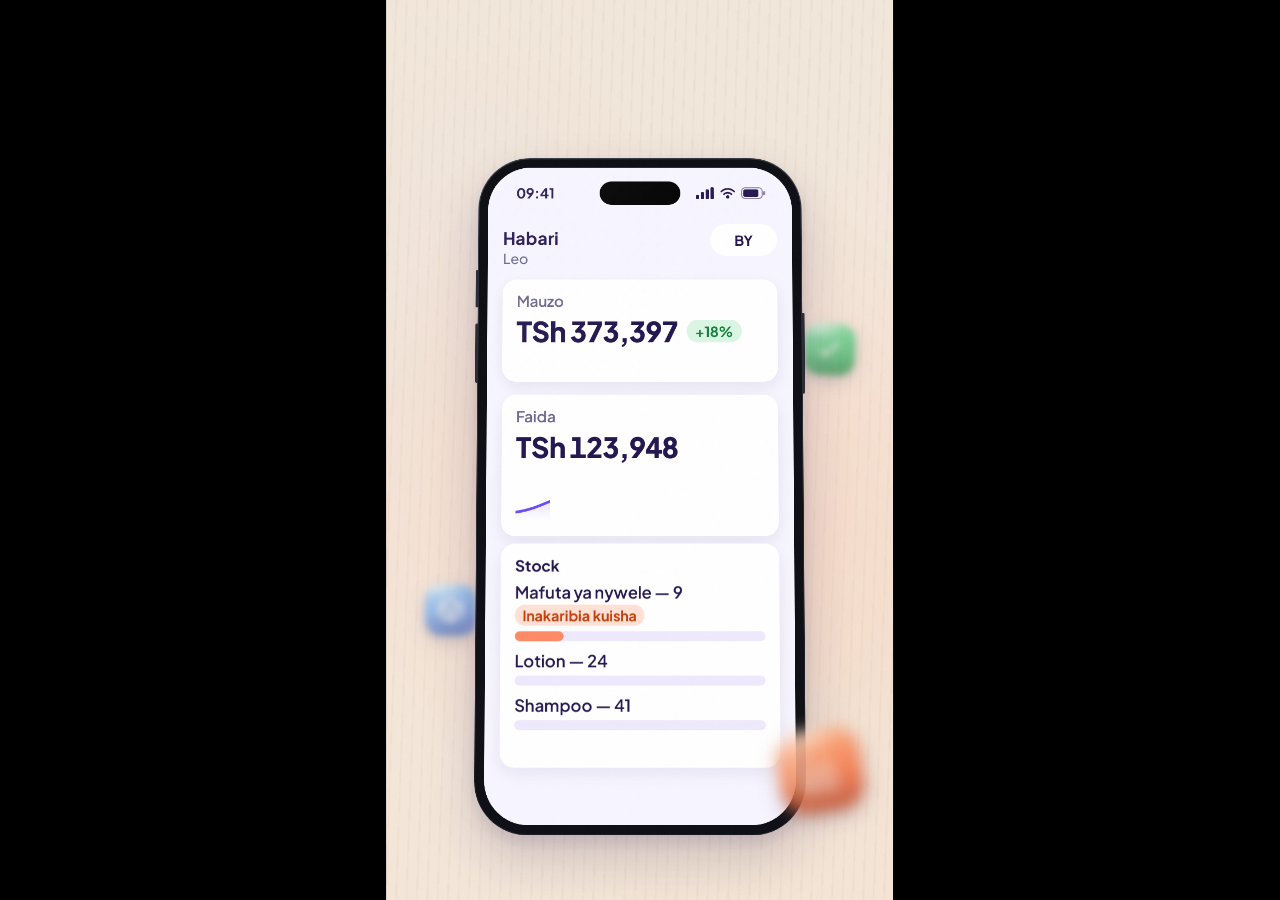
<file: bnd-ad/S10_dashboard.html>
<!doctype html>
<html lang="sw"><head><meta charset="utf-8"><meta name="viewport" content="width=device-width,initial-scale=1">
<title>B&D v9 · S10 · dashboard</title>
<link rel="preconnect" href="https://fonts.googleapis.com"><link rel="preconnect" href="https://fonts.gstatic.com" crossorigin>
<link href="https://fonts.googleapis.com/css2?family=Plus+Jakarta+Sans:wght@500;600;700;800&family=Bodoni+Moda:ital,wght@0,700;1,500&display=swap" rel="stylesheet">
<style>
*{box-sizing:border-box;margin:0;padding:0}
html,body{width:100%;height:100%;background:#000;overflow:hidden}
body{font-family:"Plus Jakarta Sans","Avenir Next","Segoe UI",system-ui,sans-serif;-webkit-font-smoothing:antialiased;color:#F2F5F8}
#stage{position:absolute;left:50%;top:50%;width:1080px;height:1920px;margin:-960px 0 0 -540px;overflow:hidden;background:#05070A;transform-origin:50% 50%}
.L{position:absolute;left:0;top:0;width:1080px;height:1920px}
#bg{z-index:1}#bgf{z-index:2;pointer-events:none}#cam{z-index:3;transform-origin:540px 960px}
#fg{z-index:4;pointer-events:none;transform-origin:540px 960px}#grain{z-index:5;pointer-events:none}#dbg{z-index:9;pointer-events:none}
.abs{position:absolute}
.blob{position:absolute;width:700px;height:700px;border-radius:50%;filter:blur(80px);opacity:.5}
/* ---------- kinetic text ---------- */
.line{position:absolute;left:0;width:1080px;height:0;transform-origin:50% 50%}
.line .li{position:absolute;left:0;top:0;width:100%;text-align:center;transform:translateY(-50%)}
.line .lin{display:inline-flex;gap:.22em;white-space:nowrap;align-items:center;letter-spacing:-.03em;line-height:1}
.line .w{display:inline-block;position:relative}
.line .w.hp{padding:.06em .32em;margin:0 -.04em}
.line .wm{display:inline-block;overflow:hidden;padding:.1em .1em .22em;margin:-.1em -.1em -.22em;vertical-align:top;position:relative}
.line .wi{display:inline-block;will-change:transform}
.line .pb{position:absolute;left:0;top:-.02em;bottom:-.04em;width:100%;border-radius:999px;transform-origin:0 50%;transform:scaleX(0)}
/* ---------- logo ---------- */
.logo{display:inline-flex;align-items:center;font-family:"Bodoni Moda","Didot","Bodoni 72",Georgia,serif;letter-spacing:.02em;line-height:1;white-space:nowrap;position:relative}
.logo .lB,.logo .lD{display:inline-block;font-weight:700}
.logo .lA{display:inline-block;font-style:italic;font-weight:500;font-size:1.32em;margin:0 .1em 0 .06em;position:relative;top:.04em;background:linear-gradient(160deg,#FDE68A,#E2BF85 40%,#B7793E);-webkit-background-clip:text;background-clip:text;color:transparent;-webkit-text-fill-color:transparent}
.logo.dk .lB,.logo.dk .lD{color:#F6ECDC}.logo.br .lB,.logo.br .lD{color:#24164F}
.swc{position:absolute;left:-4%;right:-4%;top:-10%;bottom:-10%;overflow:hidden;pointer-events:none;-webkit-mask-image:linear-gradient(90deg,transparent,#000 10%,#000 90%,transparent),linear-gradient(180deg,transparent,#000 30%,#000 70%,transparent);-webkit-mask-composite:source-in;mask-image:linear-gradient(90deg,transparent,#000 10%,#000 90%,transparent),linear-gradient(180deg,transparent,#000 30%,#000 70%,transparent);mask-composite:intersect}
.swb{position:absolute;top:0;left:0;width:26%;height:100%;background:linear-gradient(90deg,rgba(255,255,255,0),rgba(255,255,255,1),rgba(255,255,255,0));transform:skewX(-20deg);mix-blend-mode:soft-light}
/* ---------- phone ---------- */
.ph3{position:absolute;left:0;top:0;width:1080px;height:1920px;perspective:2400px;perspective-origin:540px 960px;pointer-events:none}
.ph{position:absolute;left:240px;width:600px;height:1240px;border-radius:96px;padding:2px;background:linear-gradient(160deg,#3A3D48,#15161C);transform-origin:50% 50%}
.ph.dk{box-shadow:0 50px 120px rgba(0,0,0,.65),0 0 60px rgba(20,184,166,.12)}
.ph.br{box-shadow:0 40px 90px rgba(36,22,79,.18),0 12px 28px rgba(36,22,79,.10)}
.ph .phin{position:absolute;inset:2px;border-radius:94px;background:#0E0F14;box-shadow:inset 0 1px 0 rgba(255,255,255,.06)}
.ph .btn{position:absolute;width:6px;border-radius:3px;background:#2A2C35}
.ph .scr{position:absolute;left:18px;top:18px;width:564px;height:1204px;border-radius:80px;overflow:hidden;background:#fff}
.ph .isl{position:absolute;left:207px;top:26px;width:150px;height:44px;border-radius:22px;background:#000;z-index:30}
.ph .sb{position:absolute;left:0;top:0;width:564px;height:96px;z-index:29;font-weight:700;font-size:26px;line-height:26px}
.ph .sb .tm{position:absolute;left:52px;top:35px}
.ph .sb .ic{position:absolute;right:48px;top:35px;display:flex;gap:10px;align-items:center;height:26px}
.ph .glare{position:absolute;inset:0;z-index:31;pointer-events:none;background:linear-gradient(135deg,rgba(255,255,255,.08) 0%,rgba(255,255,255,0) 34%)}
.pg{position:absolute;left:0;top:0;width:564px;height:1204px;overflow:hidden}
/* ---------- tap ring ---------- */
.tap{position:absolute;left:0;top:0;width:0;height:0}
.tap .td{position:absolute;left:-45px;top:-45px;width:90px;height:90px;border-radius:50%}
.tap .tr{position:absolute;left:-45px;top:-45px;width:90px;height:90px;border-radius:50%;border:4px solid;opacity:0}
.tap.dk .td{background:rgba(255,255,255,.35)}.tap.dk .tr{border-color:rgba(255,255,255,.7)}
.tap.br .td{background:rgba(36,22,79,.18)}.tap.br .tr{border-color:rgba(36,22,79,.45)}
/* ---------- cards ---------- */
.nc{position:absolute;border-radius:36px;padding:26px 30px;display:flex;gap:24px;align-items:center;transform-origin:50% 50%}
.nc.dk{background:rgba(17,24,33,.86);border:1px solid rgba(255,255,255,.08);box-shadow:0 50px 120px rgba(0,0,0,.65),inset 0 1px 0 rgba(255,255,255,.06);backdrop-filter:blur(20px);color:#F2F5F8}
.nc.br{background:rgba(255,255,255,.88);border:1px solid #fff;box-shadow:0 40px 90px rgba(36,22,79,.18),0 12px 28px rgba(36,22,79,.10);backdrop-filter:blur(20px);color:#24164F}
.nc .ni{width:72px;height:72px;border-radius:20px;flex:none;display:flex;align-items:center;justify-content:center;position:relative}
.nc .nt{font-size:34px;font-weight:700;line-height:1.15}
.nc .nb{font-size:30px;font-weight:500;line-height:1.2;opacity:.8}
.nc .nm{font-size:24px;font-weight:500;opacity:.55;margin-left:auto;align-self:flex-start;white-space:nowrap}
.nc .ping{position:absolute;inset:0;border-radius:20px;border:3px solid;opacity:0}
.fl{position:absolute;inset:0;border-radius:inherit;box-shadow:inset 0 0 44px 8px rgba(255,255,255,.95);opacity:0;pointer-events:none}
.pill{display:inline-flex;align-items:center;justify-content:center;white-space:nowrap;border-radius:999px;font-weight:700}
.ico{display:inline-block;vertical-align:middle;flex:none}
.tab{font-variant-numeric:tabular-nums}
.noteRow{font-style:italic;font-weight:500;color:#2A2A2A;white-space:nowrap}


</style></head><body>
<div id="stage"><div id="bg" class="L"></div><div id="bgf" class="L"></div><div id="cam" class="L"></div><div id="fg" class="L"></div><div id="grain" class="L"></div><div id="dbg" class="L"></div></div>
<script>
/* ===== TIMINGS (edit these numbers to retime a beat) ===== */
const T={desk:0.00,swap:0.30,dashboard:0.70,lift:1.40,kinetic:2.40,exit:3.90,end:4.50};
const D={deskIn:0.20,swap:0.40,count:1.00,bars:0.12,lift:1.00,shrink:0.40,exitD:0.45};
const SFX=[{t:0.30,name:"slide-swap"},{t:0.70,name:"ui-appear"},{t:0.80,name:"counter-ticks"},{t:1.20,name:"bars-rise"},{t:1.40,name:"whoosh-lift"},{t:2.40,name:"whoosh"},{t:2.70,name:"hit-bright"}];
/* ============================ CORE (shared engine) ============================ */
const clamp=(x,a=0,b=1)=>Math.min(b,Math.max(a,x));
const lerp=(a,b,p)=>a+(b-a)*p;
function bez(x1,y1,x2,y2){ // cubic-bezier(x1,y1,x2,y2) → easing function
  const cx=3*x1,bx=3*(x2-x1)-cx,ax=1-cx-bx,cy=3*y1,by=3*(y2-y1)-cy,ay=1-cy-by;
  const sx=t=>((ax*t+bx)*t+cx)*t, sy=t=>((ay*t+by)*t+cy)*t, dsx=t=>(3*ax*t+2*bx)*t+cx;
  return x=>{ if(x<=0)return 0; if(x>=1)return 1; let t=x;
    for(let i=0;i<8;i++){ const d=sx(t)-x; if(Math.abs(d)<1e-5)break; t-=d/(dsx(t)||1e-6); }
    return sy(clamp(t)); };
}
const E={ out:bez(.16,1,.3,1), pop:bez(.34,1.56,.64,1), inOut:bez(.65,0,.35,1),
          snap:bez(.7,0,.2,1), soft:bez(.33,0,.67,1), in:bez(.55,0,1,.45), pop2:bez(.3,2.1,.55,1), lin:x=>x };
// eased progress of a move that starts at s and lasts d seconds
const P=(t,s,d,ease=E.out)=>ease(clamp((t-s)/d));

/* ---------- misc helpers ---------- */
const Q=new URLSearchParams(location.search);
const DEBUG=Q.get('debug')==='1';
function mulberry32(a){return function(){a|=0;a=a+0x6D2B79F5|0;let t=Math.imul(a^a>>>15,1|a);t=t+Math.imul(t^t>>>7,61|t)^t;return((t^t>>>14)>>>0)/4294967296;}}
const RND=mulberry32(7);               // seeded, computed ONCE at load
const $=id=>document.getElementById(id);
function h(html){const d=document.createElement('div');d.innerHTML=html.trim();return d.firstElementChild;}
function add(parent,html){const d=document.createElement('div');d.innerHTML=html.trim();const f=d.firstElementChild;while(d.firstChild)parent.appendChild(d.firstChild);return f;} // appends ALL root nodes, returns the first element
const fmt=n=>Math.round(n).toString().replace(/\B(?=(\d{3})+(?!\d))/g,',');
const typed=(s,t,start,cps)=>s.slice(0,clamp(Math.floor((t-start)*cps),0,s.length));
const caret=t=>(Math.floor(t*2.2)%2===0);
const sin=(t,period,ph=0)=>Math.sin((t/period+ph)*Math.PI*2);
/* transform+opacity+filter setter. x,y,z px · s,sx,sy scale · r(z) rx ry deg · o opacity · b blur px · br brightness */
function tf(e,o){
  let t='';
  if(o.x||o.y||o.z)t+=`translate3d(${(o.x||0).toFixed(2)}px,${(o.y||0).toFixed(2)}px,${(o.z||0).toFixed(2)}px) `;
  if(o.rx)t+=`rotateX(${o.rx.toFixed(3)}deg) `;
  if(o.ry)t+=`rotateY(${o.ry.toFixed(3)}deg) `;
  if(o.r)t+=`rotate(${o.r.toFixed(3)}deg) `;
  if(o.skx)t+=`skewX(${o.skx}deg) `;
  if(o.s!==undefined&&o.sx===undefined&&o.sy===undefined)t+=`scale(${o.s.toFixed(4)}) `;
  else if(o.sx!==undefined||o.sy!==undefined)t+=`scale(${(o.sx??o.s??1).toFixed(4)},${(o.sy??o.s??1).toFixed(4)}) `;
  e.style.transform=t||'none';
  if(o.o!==undefined)e.style.opacity=clamp(o.o).toFixed(3);
  let f='';
  if(o.b)f+=`blur(${o.b.toFixed(2)}px) `;
  if(o.br!==undefined&&o.br!==1)f+=`brightness(${o.br}) `;
  e.style.filter=f||'none';
}
/* stroke-draw helper for paths with pathLength=1 (hides the round-cap dot before the draw starts) */
function draw(e,p){e.style.strokeDasharray='1';e.style.strokeDashoffset=(1-p).toFixed(4);e.style.opacity=p>.001?1:0;}
const vis=(e,on)=>{e.style.visibility=on?'visible':'hidden';};

/* ---------- palette ---------- */
const C={ dbg:'#05070A',dbg2:'#0B1016',dpanel:'#111821',dpanel2:'#18212C',dtext:'#F2F5F8',dmuted:'#8A97A6',teal:'#14B8A6',cyan:'#22D3EE',pain:'#FF4D5E',amber:'#F5B544',
  lilac:'#E9E3FF',lilac2:'#D6CBFF',peach:'#FFE4D6',peach2:'#FFC9B0',blue:'#DCEBFF',ink:'#24164F',navy:'#1B1F4B',violet:'#6C4CF5',coral:'#FF8A65',success:'#22C55E',muted:'#6B6890' };
const PILLS={teal:['#14B8A6','#041014'],pain:['#FF4D5E','#ffffff'],amber:['#F5B544','#1A1200'],violet:['#6C4CF5','#ffffff'],peach:['#FFC9B0','#24164F'],success:['#22C55E','#ffffff'],coral:['#FF8A65','#ffffff']};
const DARK_WASH='radial-gradient(circle at 50% 42%,rgba(20,184,166,0.14),transparent 58%),radial-gradient(circle at 80% 85%,rgba(34,211,238,0.08),transparent 50%)';
const BRIGHT_BG='radial-gradient(circle at 18% 16%,#DCEBFF 0%,transparent 42%),radial-gradient(circle at 85% 80%,#FFC9B0 0%,transparent 45%),linear-gradient(160deg,#E9E3FF 0%,#F4EEFF 45%,#FFE4D6 100%)';

/* ---------- glyph icons (24-grid strokes) + glossy 3D-style tiles ---------- */
const G={
 search:'<circle cx="11" cy="11" r="7"/><path d="M20 20l-4-4"/>',
 phone:'<path d="M22 16.92v3a2 2 0 0 1-2.18 2 19.79 19.79 0 0 1-8.63-3.07 19.5 19.5 0 0 1-6-6 19.79 19.79 0 0 1-3.07-8.67A2 2 0 0 1 4.11 2h3a2 2 0 0 1 2 1.72 12.84 12.84 0 0 0 .7 2.81 2 2 0 0 1-.45 2.11L8.09 9.91a16 16 0 0 0 6 6l1.27-1.27a2 2 0 0 1 2.11-.45 12.84 12.84 0 0 0 2.81.7A2 2 0 0 1 22 16.92z"/>',
 calendar:'<rect x="3" y="4" width="18" height="18" rx="3"/><path d="M16 2v4M8 2v4M3 10h18"/>',
 globe:'<circle cx="12" cy="12" r="10"/><path d="M2 12h20"/><path d="M12 2a15.3 15.3 0 0 1 4 10 15.3 15.3 0 0 1-4 10 15.3 15.3 0 0 1-4-10 15.3 15.3 0 0 1 4-10z"/>',
 bell:'<path d="M6 8a6 6 0 0 1 12 0c0 7 3 9 3 9H3s3-2 3-9"/><path d="M10.3 21a1.94 1.94 0 0 0 3.4 0"/>',
 chart:'<path d="M3 3v18h18"/><path d="M8 16v-3M13 16V8M18 16v-6"/>',
 window:'<rect x="2" y="4" width="20" height="16" rx="3"/><path d="M2 9h20"/>',
 mobile:'<rect x="6" y="2" width="12" height="20" rx="3"/><path d="M11 18h2"/>',
 check:'<path d="M5 13l4 4L19 7"/>',
 star:'<polygon points="12 2 15.09 8.26 22 9.27 17 14.14 18.18 21.02 12 17.77 5.82 21.02 7 14.14 2 9.27 8.91 8.26 12 2"/>',
 pin:'<path d="M20 10c0 6-8 12-8 12S4 16 4 10a8 8 0 0 1 16 0z"/><circle cx="12" cy="10" r="3"/>',
 clock:'<circle cx="12" cy="12" r="10"/><path d="M12 6v6l4 2"/>',
 download:'<path d="M21 15v4a2 2 0 0 1-2 2H5a2 2 0 0 1-2-2v-4M7 10l5 5 5-5M12 15V3"/>',
 send:'<path d="M22 2L11 13"/><path d="M22 2l-7 20-4-9-9-4 20-7z"/>',
 back:'<path d="M19 12H5M12 19l-7-7 7-7"/>',
 chat:'<path d="M21 11.5a8.4 8.4 0 0 1-9 8.4 8.5 8.5 0 0 1-3.8-.9L3 21l1.9-5.1A8.4 8.4 0 0 1 3.9 11.5 8.5 8.5 0 0 1 12.4 3 8.4 8.4 0 0 1 21 11.5z"/>',
 box:'<path d="M21 8l-9-5-9 5v8l9 5 9-5z"/><path d="M3 8l9 5 9-5M12 13v8"/>',
 cart:'<circle cx="9" cy="20" r="1.5"/><circle cx="18" cy="20" r="1.5"/><path d="M2 3h3l3 12h11l2-8H6"/>',
 home:'<path d="M3 11l9-8 9 8"/><path d="M5 10v10h14V10"/><path d="M10 20v-6h4v6"/>',
 list:'<path d="M8 6h13M8 12h13M8 18h13"/><circle cx="3.5" cy="6" r="1"/><circle cx="3.5" cy="12" r="1"/><circle cx="3.5" cy="18" r="1"/>',
 user:'<circle cx="12" cy="8" r="4"/><path d="M4 21a8 8 0 0 1 16 0"/>',
 x:'<path d="M6 6l12 12M18 6L6 18"/>',
 sparkle:'<path d="M12 3l2 6 6 2-6 2-2 6-2-6-6-2 6-2z"/>',
 tag:'<path d="M20 12l-8 8-9-9V3h8z"/><circle cx="7.5" cy="7.5" r="1.5"/>',
 truck:'<path d="M1 4h13v12H1zM14 8h5l4 4v4h-9"/><circle cx="6" cy="18" r="2"/><circle cx="18" cy="18" r="2"/>',
 grad:'<path d="M2 9l10-5 10 5-10 5z"/><path d="M6 11v5c2 2 10 2 12 0v-5"/>',
 bed:'<path d="M3 18V6M3 14h18v4M21 14v-3a3 3 0 0 0-3-3h-7v6"/><circle cx="7" cy="11" r="1.5"/>',
};
function ico(name,size=32,color='currentColor',sw=2){return `<svg class="ico" width="${size}" height="${size}" viewBox="0 0 24 24" fill="none" stroke="${color}" stroke-width="${sw}" stroke-linecap="round" stroke-linejoin="round">${G[name]||''}</svg>`;}
let _gid=0;
function gloss(name,c1,c2,size=160,glyph=true){ // glossy rounded-square 3D-feel tile
  const id='g'+(_gid++);
  return `<svg class="ico" width="${size}" height="${size}" viewBox="0 0 100 100" style="overflow:visible;filter:drop-shadow(0 14px 16px rgba(36,22,79,.26))"><defs>
  <linearGradient id="${id}a" x1="0" y1="0" x2=".35" y2="1"><stop offset="0" stop-color="${c1}"/><stop offset="1" stop-color="${c2}"/></linearGradient>
  <linearGradient id="${id}b" x1="0" y1="0" x2="0" y2="1"><stop offset=".55" stop-color="#000" stop-opacity="0"/><stop offset="1" stop-color="#000" stop-opacity=".22"/></linearGradient>
  <radialGradient id="${id}h" cx=".28" cy=".05" r=".9"><stop offset="0" stop-color="#fff" stop-opacity=".7"/><stop offset=".6" stop-color="#fff" stop-opacity=".05"/><stop offset="1" stop-color="#fff" stop-opacity="0"/></radialGradient></defs>
  <rect x="4" y="4" width="92" height="92" rx="29" fill="url(#${id}a)"/><rect x="4" y="4" width="92" height="92" rx="29" fill="url(#${id}b)"/>
  <rect x="4" y="4" width="92" height="50" rx="29" fill="url(#${id}h)"/><rect x="4.5" y="4.5" width="91" height="91" rx="28.5" fill="none" stroke="#fff" stroke-opacity=".5"/>
  ${glyph?`<g transform="translate(24,25) scale(2.1)" stroke="#fff" stroke-width="2.1" fill="none" stroke-linecap="round" stroke-linejoin="round" style="filter:drop-shadow(0 1px 1px rgba(0,0,0,.25))">${G[name]||''}</g>`:''}</svg>`;
}
/* ---------- logo ---------- */
function logoHTML(size,tone){return `<span class="logo ${tone==='dk'?'dk':'br'}" style="font-size:${size}px"><span class="lB">B</span><span class="lA">&amp;</span><span class="lD">D</span></span>`;}
function logoSweep(logoEl,t,s,d=.35){ // light sweep across a .logo (needs .swc>.swb inside)
  const b=logoEl.querySelector('.swb'); if(!b)return; const p=P(t,s,d,E.inOut);
  b.style.transform=`translateX(${lerp(-60,420,p)*1}%) skewX(-20deg)`; b.style.opacity=(t>=s&&t<=s+d)?1:0;
}
function mkLogo(parent,size,tone,style=''){
  const wrap=add(parent,`<div class="abs" style="${style}">${logoHTML(size,tone)}<div class="swc"><div class="swb"></div></div></div>`);
  return {wrap,logo:wrap.querySelector('.logo'),B:wrap.querySelector('.lB'),A:wrap.querySelector('.lA'),D:wrap.querySelector('.lD')};
}
function offsetIn(el,anc){let x=0,y=0;while(el&&el!==anc){x+=el.offsetLeft;y+=el.offsetTop;el=el.offsetParent;}return{x,y};}

/* ---------- kinetic text: word by word with masks + pills ---------- */
const _fitters=[];
function mkLine(parent,o){
  // o: {y, size, weight=800, color, words:[str | {t,pill}], maxW=960, theme}
  const wrap=add(parent,`<div class="line" style="top:${o.y}px"><div class="li" style="font-size:${o.size}px;font-weight:${o.weight||800};color:${o.color||'#fff'}"><div class="lin"></div></div></div>`);
  const lin=wrap.querySelector('.lin'), words=[];
  for(const wd of o.words){
    const t=typeof wd==='string'?wd:wd.t, pill=typeof wd==='string'?null:wd.pill, fs=typeof wd==='string'?1:(wd.fs||1);
    const w=add(lin,`<span class="w${pill?' hp':''}" style="font-size:${fs}em">${pill?'<span class="pb"></span>':''}<span class="wm"><span class="wi">${t}</span></span></span>`);
    const pb=w.querySelector('.pb'),wi=w.querySelector('.wi');
    if(pill){const pc=PILLS[pill];pb.style.background=pc[0];wi.style.color=pc[1];}
    words.push({w,wi,pb,pill,wm:w.querySelector('.wm')});
  }
  const L={wrap,words,y:o.y,size:o.size,li:wrap.querySelector('.li'),lin};
  _fitters.push(()=>{wrap.querySelector('.li').style.fontSize=o.size+'px';const w=lin.offsetWidth;const mx=o.maxW||960;if(w>mx)wrap.querySelector('.li').style.fontSize=(o.size*mx/w).toFixed(2)+'px';});
  return L;
}
/* renders a line at time t. s = start of first word; opts:{stag=.07, starts:[..], ex (exit start), exD, dy} */
function renderLine(L,t,s,opts={}){
  const stag=opts.stag??.07,dur=.32;
  L.words.forEach((W,i)=>{
    const ws=opts.starts?opts.starts[i]:s+i*stag;
    const ts=W.pill?ws+.08:ws;
    const p=P(t,ts,dur,E.pop), op=clamp((t-ts)/(dur*.4));
    W.wi.style.transform=`translateY(${((1-p)*60).toFixed(2)}%) scale(${lerp(.86,1,p).toFixed(4)})`;
    W.wi.style.opacity=op.toFixed(3);
    if(W.pb)W.pb.style.transform=`scaleX(${P(t,ws,.30,E.out).toFixed(4)})`;
  });
  let y=opts.dy||0,o=1,b=0;
  if(opts.ex!==undefined){const p=P(t,opts.ex,opts.exD||.28,E.in);y+=-.3*L.size*p;o=1-p;b=8*p;}
  tf(L.wrap,{y,o,b});
}
function lineEnd(L,s,opts={}){return s+(L.words.length-1)*(opts.stag??.07)+.4;}

/* ---------- background layers ---------- */
function mkBright(parent){
  const root=add(parent,`<div class="L" style="background:${BRIGHT_BG}"></div>`);
  const bl=[['#D6CBFF',-140,180,1,0],['#FFC9B0',520,1240,2,.25],['#DCEBFF',420,-120,1,.5]].map(([c,x,y,k,ph])=>{const b=add(root,`<div class="blob" style="background:${c};left:${x}px;top:${y}px"></div>`);return{b,x,y,k,ph};});
  return {root,render(t,dur){bl.forEach((B,i)=>{const a=36;const dx=a*sin(t,dur/B.k,0),dy=a*Math.sin(2*Math.PI*B.k*t/dur+B.ph*6.28)-a*Math.sin(B.ph*6.28);B.b.style.transform=`translate(${dx.toFixed(2)}px,${dy.toFixed(2)}px)`;});}};
}
function mkDark(parent){
  const root=add(parent,`<div class="L" style="background:${DARK_WASH},#05070A"></div>`);
  return {root};
}
const GRAIN="url(\"data:image/svg+xml;utf8,<svg xmlns='http://www.w3.org/2000/svg' width='300' height='300'><filter id='n'><feTurbulence type='fractalNoise' baseFrequency='0.9' numOctaves='2' seed='7' stitchTiles='stitch'/><feColorMatrix type='saturate' values='0'/></filter><rect width='300' height='300' filter='url(%23n)'/></svg>\")";

/* ---------- phone mockup (Bible F) ---------- */
function mkPhone(parent,o){
  // o:{cy, theme:'dk'|'br', ink, bg, z}
  const root=add(parent,`<div class="ph3" ${o.z?`style="z-index:${o.z}"`:''}></div>`);
  const ink=o.ink||(o.theme==='dk'?'#F2F5F8':'#24164F');
  const body=add(root,`<div class="ph ${o.theme}" style="top:${o.cy-620}px"><div class="phin"></div>
    <i class="btn" style="left:-4px;top:210px;height:70px"></i><i class="btn" style="left:-4px;top:310px;height:110px"></i><i class="btn" style="right:-4px;top:290px;height:150px"></i>
    <div class="scr" style="background:${o.bg||'#fff'}"><div class="pgs"></div>
      <div class="sb" style="color:${ink}"><span class="tm">09:41</span><span class="ic">
        <svg width="34" height="22" viewBox="0 0 34 22" fill="${ink}"><rect x="0" y="14" width="6" height="8" rx="1.5"/><rect x="9" y="9" width="6" height="13" rx="1.5"/><rect x="18" y="4" width="6" height="18" rx="1.5"/><rect x="27" y="0" width="6" height="22" rx="1.5"/></svg>
        <svg width="30" height="22" viewBox="0 0 30 22" fill="none" stroke="${ink}" stroke-width="3" stroke-linecap="round"><path d="M3 8a17 17 0 0 1 24 0"/><path d="M8 13a10 10 0 0 1 14 0"/><circle cx="15" cy="18" r="1.6" fill="${ink}"/></svg>
        <svg width="46" height="22" viewBox="0 0 46 22" fill="none"><rect x="1" y="1" width="38" height="20" rx="6" stroke="${ink}" stroke-opacity=".5" stroke-width="2"/><rect x="4" y="4" width="28" height="14" rx="3.5" fill="${ink}"/><rect x="41" y="7" width="3.5" height="8" rx="1.7" fill="${ink}" fill-opacity=".5"/></svg></span></div>
      <div class="isl"></div><div class="glare"></div></div></div>`);
  const scr=body.querySelector('.scr'), pgs=body.querySelector('.pgs');
  const S={root,body,scr,pgs,cy:o.cy,st:{x:0,y:0,s:1,rx:0,ry:0,rz:0},
    apply(st){S.st=Object.assign({x:0,y:0,s:1,rx:0,ry:0,rz:0},st);const a=S.st;
      body.style.transform=`translate3d(${a.x}px,${a.y}px,0) rotateX(${a.rx}deg) rotateY(${a.ry}deg) rotateZ(${a.rz}deg) scale(${a.s})`;
      root.style.opacity=a.o===undefined?1:clamp(a.o);
      body.style.filter=a.b?`blur(${a.b}px)`:'none';},
    // map a point on the screen (0..564, 0..1204) to stage px under the current transform + 2400 perspective
    proj(sx,sy){return projectPhone(S.st,S.cy,sx-282,sy-602+0);},
    projBody(bx,by){return projectPhone(S.st,S.cy,bx-300,by-620);}};
  return S;
}
function projectPhone(st,cy,px,py){
  const rx=st.rx*Math.PI/180,ry=st.ry*Math.PI/180,rz=st.rz*Math.PI/180;
  let x=px*st.s,y=py*st.s,z=0,t;
  t=x*Math.cos(rz)-y*Math.sin(rz);y=x*Math.sin(rz)+y*Math.cos(rz);x=t;                 // rotateZ
  t=x*Math.cos(ry)+z*Math.sin(ry);z=-x*Math.sin(ry)+z*Math.cos(ry);x=t;                 // rotateY
  t=y*Math.cos(rx)-z*Math.sin(rx);z=y*Math.sin(rx)+z*Math.cos(rx);y=t;                  // rotateX
  const X=540+st.x+x, Y=cy+st.y+y, d=2400, k=d/(d-z);
  return {x:540+(X-540)*k, y:960+(Y-960)*k, k};
}

/* ---------- finger-tap ring (Bible E6) ---------- */
function mkTap(parent,theme){return add(parent,`<div class="tap ${theme}"><div class="tr"></div><div class="td"></div></div>`);}
function tapRender(tap,t,pos,presses,o=1){
  // pos {x,y}; presses [times]
  let sc=1,rp=0,ro=0;
  for(const pt of presses){const dt=t-pt;if(dt<0)continue;
    if(dt<.12)sc=1-.18*E.out(dt/.12);else if(dt<.30)sc=.82+.18*E.pop((dt-.12)/.18);
    if(dt<.45){rp=lerp(.6,1.8,E.out(dt/.45));ro=lerp(.6,0,E.out(dt/.45));}}
  tap.style.transform=`translate(${pos.x.toFixed(2)}px,${pos.y.toFixed(2)}px)`;tap.style.opacity=o;
  tap.firstChild.style.transform=`scale(${rp})`;tap.firstChild.style.opacity=ro;tap.lastChild.style.transform=`scale(${sc})`;
}
/* button squash 1→.94→1 after a tap */
function squash(t,pt){const dt=t-pt;if(dt<0||dt>.4)return 1;if(dt<.1)return lerp(1,.94,E.out(dt/.1));return lerp(.94,1,E.pop((dt-.1)/.3));}

/* ---------- notification card (Bible I) ---------- */
function ncardHTML(o){ // {theme, icon(html), title, body, time, w, x, y}
  return `<div class="nc ${o.theme}" style="width:${o.w}px;${o.style||''}"><div class="ni" style="background:${o.iconBg||'#25A06B'}">${o.icon||ico('chat',38,'#fff')}<i class="ping" style="border-color:${o.pingColor||'#25A06B'}"></i></div>
   <div style="min-width:0"><div class="nt">${o.title}</div><div class="nb">${o.body||''}</div></div>${o.time?`<div class="nm">${o.time}</div>`:''}<i class="fl"></i></div>`;
}
function cardPop(card,t,s,base={}){ // overshoot pop + flash + ping, returns progress 0..1 for visibility
  const p=P(t,s,.45,E.pop2), sc=lerp(.85,1,p), op=clamp((t-s)/.12);
  const fl=card.querySelector('.fl'),pg=card.querySelector('.ping');
  if(fl)fl.style.opacity=(.3*(1-clamp((t-s)/.2))*(t>=s?1:0)).toFixed(3);
  if(pg){const q=clamp((t-s)/.5);pg.style.transform=`scale(${lerp(1,1.6,E.out(q))})`;pg.style.opacity=t>=s?(lerp(.5,0,q)).toFixed(3):0;}
  return {y:(1-P(t,s,.45,E.pop))*50+(base.y||0),s:sc*(base.s||1),o:op*(base.o===undefined?1:base.o)};
}

/* ---------- floating DOF helper ---------- */
function bob(t,seed,ampx=10,ampy=14,per=3.2){return {x:ampx*Math.sin(2*Math.PI*(t/per+seed*.37)),y:ampy*Math.sin(2*Math.PI*(t/(per*1.17)+seed*.61)),r:3*Math.sin(2*Math.PI*(t/(per*1.4)+seed*.23))};}
function mkFloat(parent,html,x,y,w,h_,style=''){return add(parent,`<div class="abs" style="left:${x-w/2}px;top:${y-h_/2}px;width:${w}px;height:${h_}px;display:flex;align-items:center;justify-content:center;${style}">${html}</div>`);}

/* ============================ BOOT / TRANSPORT ============================ */
function boot(cfg){
  const dur=cfg.duration;
  const stage=$('stage'),bgL=$('bg'),bgf=$('bgf'),cam=$('cam'),fg=$('fg'),grain=$('grain'),dbg=$('dbg');
  const ctx={stage,bg:bgL,bgf,cam,fg,grain,dur,T:cfg.T};
  function fit(){const k=Math.min(innerWidth/1080,innerHeight/1920);stage.style.transform=`scale(${k})`;ctx.k=k;}
  addEventListener('resize',fit);fit();
  grain.style.cssText+=`;background-image:${GRAIN};background-size:300px 300px;opacity:${cfg.grain??.04}`;
  if(cfg.bg==='bright'){ctx.bright=mkBright(bgL);}else if(cfg.bg==='dark'){ctx.dark=mkDark(bgL);}
  cfg.build(ctx);
  // debug overlay
  let dbgT=null,dbgB=null;
  if(DEBUG){
    dbg.innerHTML=`<div class="abs" style="left:60px;top:0;width:1px;height:1920px;background:rgba(255,0,0,.55)"></div><div class="abs" style="left:1020px;top:0;width:1px;height:1920px;background:rgba(255,0,0,.55)"></div>
    <div class="abs" style="left:0;top:250px;width:1080px;height:1px;background:rgba(255,0,0,.55)"></div><div class="abs" style="left:0;top:1570px;width:1080px;height:1px;background:rgba(255,0,0,.55)"></div>
    <div id="dbgbox" class="abs" style="left:70px;top:90px;padding:10px 16px;background:rgba(0,0,0,.7);color:#7CFF9C;font:600 28px/1.2 ui-monospace,Menlo,monospace;border-radius:10px"></div>`;
    dbgT=$('dbgbox');
  }
  const labels=Object.entries(cfg.T).filter(([k,v])=>typeof v==='number').sort((a,b)=>a[1]-b[1]);
  window.__duration=dur;
  window.__labels=Object.assign({},cfg.T);
  window.__sfx=cfg.sfx||[];
  let cur=0,playing=false,last=0;const loop=Q.get('loop')!=='0';
  function render(t){
    const p=E.soft(clamp(t/dur));
    // constant slow push-in 1.00→1.06 with ±6px sine micro-drift (zero at both ends)
    const extra=cfg.camExtra?cfg.camExtra(t):{};
    const dy=6*Math.sin(2*Math.PI*t/dur*2);
    const rx=extra.rx||0, cs=(cfg.noPush?1:1+.06*p)*(extra.s||1);
    cam.style.transform=`perspective(2400px) rotateX(${rx}deg) translate3d(${(extra.x||0)}px,${dy+(extra.y||0)}px,0) scale(${cs.toFixed(5)})`;
    fg.style.transform=`translate3d(0,${(dy*1.5).toFixed(2)}px,0) scale(${(1+.09*p).toFixed(5)})`;
    bgf.style.transform=`translate3d(0,${(dy*.5).toFixed(2)}px,0) scale(${(1+.03*p).toFixed(5)})`;
    if(ctx.bright)ctx.bright.render(t,dur);
    cfg.render(t,ctx,p);
    if(dbgT){let lb='';for(const [k,v] of labels)if(v<=t+1e-6)lb=k;dbgT.textContent=`t=${t.toFixed(2)}  ${lb}`;}
  }
  function frame(now){if(!playing)return;cur+=(now-last)/1000;last=now;
    if(cur>=dur){if(loop)cur=cur%dur;else{cur=dur;playing=false;}}
    render(cur);if(playing)requestAnimationFrame(frame);}
  window.__pause=()=>{playing=false;};
  window.__play=()=>{if(playing)return;if(cur>=dur)cur=0;playing=true;last=performance.now();requestAnimationFrame(frame);};
  window.__seek=t=>{window.__pause();cur=clamp(t,0,dur);render(cur);};
  addEventListener('keydown',e=>{
    if(e.code==='Space'){e.preventDefault();playing?window.__pause():window.__play();}
    else if(e.code==='ArrowRight'){window.__seek(cur+1/30);}
    else if(e.code==='ArrowLeft'){window.__seek(cur-1/30);}
  });
  render(0);
  const fams=cfg.fonts||['800 100px "Plus Jakarta Sans"','700 100px "Plus Jakarta Sans"','600 100px "Plus Jakarta Sans"','500 100px "Plus Jakarta Sans"','700 100px "Bodoni Moda"','italic 500 100px "Bodoni Moda"'];
  const loads=fams.map(f=>document.fonts.load(f,'Aa&Bb').catch(()=>{}));
  Promise.race([Promise.allSettled(loads).then(()=>document.fonts.ready),new Promise(r=>setTimeout(r,5000))]).then(()=>{
    _fitters.forEach(f=>f());if(cfg.afterFonts)cfg.afterFonts(ctx);
    const tt=Q.get('t');
    if(tt!==null){window.__seek(parseFloat(tt));}else{render(0);}
    window.__ready=true;
    if(tt===null)window.__play();
  });
}

/* ---- MOD: desk objects (open notebook, calculator, pen) as inline SVG. Shared by S04, S05, S10 ---- */
function notebookOpen(w,h,o={}){
  const pg=o.page||'#CFC6B4',pg2=o.page2||'#C5BCA8',m=w/2,line=o.line||'rgba(70,100,170,.28)',cover=o.cover||'#1c1a16';
  let ls='';for(let y=o.y0||112;y<h-40;y+=(o.step||72)){ls+=`<line x1="34" y1="${y}" x2="${m-20}" y2="${y}" stroke="${line}" stroke-width="2"/><line x1="${m+20}" y1="${y}" x2="${w-34}" y2="${y}" stroke="${line}" stroke-width="2"/>`;}
  return `<svg class="abs" style="left:0;top:0" width="${w}" height="${h}" viewBox="0 0 ${w} ${h}"><defs>
   <linearGradient id="nbL${w}" x1="0" x2="1"><stop offset="0" stop-color="${pg}"/><stop offset=".82" stop-color="${pg}"/><stop offset="1" stop-color="#8f8670"/></linearGradient>
   <linearGradient id="nbR${w}" x1="1" x2="0"><stop offset="0" stop-color="${pg2}"/><stop offset=".82" stop-color="${pg2}"/><stop offset="1" stop-color="#8f8670"/></linearGradient></defs>
   <rect x="2" y="6" width="${w-4}" height="${h-8}" rx="22" fill="${cover}" opacity=".9"/>
   <path d="M${m} 14H34Q14 14 14 34V${h-30}Q14 ${h-14} 34 ${h-14}H${m}Z" fill="url(#nbL${w})"/><path d="M${m} 14H${w-34}Q${w-14} 14 ${w-14} 34V${h-30}Q${w-14} ${h-14} ${w-34} ${h-14}H${m}Z" fill="url(#nbR${w})"/>
   ${ls}<line x1="${m}" y1="14" x2="${m}" y2="${h-14}" stroke="rgba(0,0,0,.35)" stroke-width="3"/>
   <line x1="${m-62}" y1="30" x2="${m-62}" y2="${h-30}" stroke="rgba(200,70,70,.28)" stroke-width="2"/></svg>`;
}
function calculatorSVG(w,h,keyTone,o={}){
  let k='';const cols=4,rows=5,kw=(w-64)/cols,top=170;
  for(let r=0;r<rows;r++)for(let c=0;c<cols;c++){const x=32+c*kw+6,y=top+r*((h-top-34)/rows)+6;const acc=c===3;
    k+=`<rect x="${x}" y="${y}" width="${kw-12}" height="${(h-top-34)/rows-12}" rx="14" fill="${acc?(keyTone||'#F5B544'):(o.key||'#2C3644')}" opacity="${acc?.85:1}"/>`;}
  return `<svg class="abs" style="left:0;top:0" width="${w}" height="${h}" viewBox="0 0 ${w} ${h}"><rect width="${w}" height="${h}" rx="36" fill="${o.body||'#1C232D'}" stroke="${o.stroke||'rgba(255,255,255,.08)'}" stroke-width="2"/><rect x="26" y="28" width="${w-52}" height="112" rx="14" fill="${o.lcd||'#9FB8A8'}"/>${k}</svg>`;
}
function penSVG(len){return `<svg class="abs" style="left:0;top:0" width="${len}" height="30" viewBox="0 0 ${len} 30"><rect x="0" y="6" width="${len-40}" height="18" rx="9" fill="#2B3F6B"/><rect x="${len-60}" y="6" width="26" height="18" fill="#C9A46A"/><path d="M${len-40} 6L${len} 15L${len-40} 24Z" fill="#E8DEC4"/><path d="M${len-12} 12.5L${len} 15L${len-12} 17.5Z" fill="#222"/></svg>`;}

/* ===== SCENE ===== */
/* SCENE 10 — FIX D: DASHBOARD "Mauzo. Stock. Faida." Mirrors S05's top-down desk: the notebook + calculator slide away, a phone takes their place. */
const STOCK=[['Mafuta ya nywele — 9',30,'#FF8A65'],['Lotion — 24',70,'#6C4CF5'],['Shampoo — 41',85,'#22C55E']];
function cardBox(w,h,inner,extra=''){return `<div class="abs" style="left:0;top:0;width:${w}px;height:${h}px;border-radius:26px;background:#fff;box-shadow:0 10px 30px rgba(36,22,79,.08);padding:22px 26px;${extra}">${inner}</div>`;}
function mauzoHTML(v){return `<div style="font-size:28px;font-weight:600;color:#6B6890">Mauzo</div><div style="display:flex;align-items:center;gap:16px;margin-top:6px"><span class="tab v1" style="font-size:52px;font-weight:800;color:#24164F;letter-spacing:-.02em">${v}</span><span class="pill" style="height:42px;padding:0 16px;background:rgba(34,197,94,.16);color:#15803D;font-size:26px">+18%</span></div>`;}
function faidaHTML(v,id){return `<div style="font-size:28px;font-weight:600;color:#6B6890">Faida</div><div class="tab v2" style="font-size:52px;font-weight:800;color:#24164F;letter-spacing:-.02em;margin-top:6px">${v}</div>
  <svg class="abs" style="left:26px;top:132px" width="456" height="100" viewBox="0 0 456 100"><defs><linearGradient id="ar${id}" x1="0" y1="0" x2="0" y2="1"><stop offset="0" stop-color="#6C4CF5" stop-opacity=".35"/><stop offset="1" stop-color="#6C4CF5" stop-opacity="0"/></linearGradient><clipPath id="cp${id}"><rect class="acr" x="0" y="0" width="456" height="100"/></clipPath></defs>
  <g clip-path="url(#cp${id})"><path d="M0 84C50 78 70 50 120 56S190 24 240 34 320 60 360 26 420 10 456 6V100H0Z" fill="url(#ar${id})"/><path d="M0 84C50 78 70 50 120 56S190 24 240 34 320 60 360 26 420 10 456 6" fill="none" stroke="#6C4CF5" stroke-width="5" stroke-linecap="round"/></g></svg>`;}
function stockHTML(){return `<div style="font-size:28px;font-weight:700;color:#24164F">Stock</div>`+STOCK.map(([tx,pc,c],i)=>`<div style="margin-top:${i?16:12}px"><div style="font-size:30px;font-weight:600;color:#24164F">${tx}</div>${i===0?`<div class="pill" style="display:inline-flex;margin:4px 0 2px;height:38px;padding:0 14px;background:#FFE1D6;color:#C2410C;font-size:26px">Inakaribia kuisha</div>`:''}<div style="height:18px;border-radius:9px;background:#EEE9FC;margin-top:8px;overflow:hidden"><div class="bar" data-p="${pc}" style="height:100%;width:${pc}%;border-radius:9px;background:${c}"></div></div></div>`).join('');}
let grpF,desk,wood,nb,calc,ph,card1,card2,card3,dup=[],hg,l1,l2,l3,fgI,bgI=[],grp;
boot({duration:T.end,T,sfx:SFX,bg:'bright',grain:.03,
 build(ctx){
  wood=add(ctx.bgf,`<div class="L" style="background:repeating-linear-gradient(92deg,rgba(180,140,100,.07) 0 3px,transparent 3px 22px),radial-gradient(circle at 55% 55%,rgba(255,201,176,.55),transparent 60%),#F3E6D8;opacity:0"></div>`);
  desk=add(ctx.cam,'<div class="L"></div>');
  nb=add(desk,`<div class="abs" style="left:310px;top:560px;width:460px;height:980px;border-radius:26px;background:linear-gradient(160deg,#9C84FF,#6C4CF5);box-shadow:0 40px 60px rgba(36,22,79,.22);transform-origin:50% 50%"><div class="abs" style="right:70px;top:0;width:34px;height:100%;background:#FF8A65"></div><div class="abs" style="left:60px;top:90px;width:200px;height:120px;border-radius:12px;background:rgba(255,255,255,.85)"></div></div>`);
  calc=add(desk,`<div class="abs" style="left:640px;top:1250px;width:300px;height:480px;filter:drop-shadow(0 30px 40px rgba(36,22,79,.22))">${calculatorSVG(300,480,'#FF8A65',{body:'#FFFFFF',stroke:'#E4DEFA',lcd:'#DCEBFF',key:'#F0EBFF'})}</div>`);
  grp=add(ctx.cam,'<div class="L" style="transform-origin:540px 1050px"></div>');
  grpF=add(ctx.fg,'<div class="L" style="transform-origin:540px 1050px"></div>');
  ph=mkPhone(grp,{cy:1050,theme:'br',bg:'#F7F5FF'});
  const pg=add(ph.pgs,'<div class="pg" style="background:#F7F5FF"></div>');
  add(pg,`<div class="abs" style="left:28px;top:112px;font-size:32px;font-weight:700;color:#24164F">Habari</div><div class="abs" style="left:28px;top:154px;font-size:26px;font-weight:500;color:#6B6890">Leo</div><div class="abs" style="left:412px;top:106px;width:124px;height:60px;border-radius:999px;background:#fff;color:#24164F;font-size:26px;font-weight:700;display:flex;align-items:center;justify-content:center">BY</div>`);
  const mk=(top,w,h,html)=>{const c=add(pg,`<div class="abs" style="left:28px;top:${top}px;width:508px;height:${h}px"></div>`);add(c,cardBox(508,h,html));return c;};
  card1=mk(210,508,190,'');card1.innerHTML='';add(card1,cardBox(508,190,mauzoHTML('TSh 0')));
  card2=mk(424,508,260,'');card2.innerHTML='';add(card2,cardBox(508,260,faidaHTML('TSh 0','a')));
  card3=mk(698,508,404,'');card3.innerHTML='';add(card3,cardBox(508,404,stockHTML()));
  card3.querySelectorAll('.bar').forEach(b=>b.style.width='0%');
  // lifted duplicates: upper-left (sharp), upper-right (sharp), lower-left (foreground, blurred)
  const dd=[[mauzoHTML('TSh 385,000'),190,grp],[faidaHTML('TSh 142,500','b'),260,grp],[stockHTML(),404,grpF]];
  dd.forEach(([html,h,par],i)=>{const e=add(par,`<div class="abs" style="left:${540-254}px;top:${1050-h/2}px;width:508px;height:${h}px;opacity:0"></div>`);add(e,cardBox(508,h,html,'box-shadow:0 40px 80px rgba(36,22,79,.25)'));dup.push({e,h});});
  dup[1].e.querySelector('.acr').setAttribute('width',456);
  // headline (upper band)
  l1=mkLine(ctx.cam,{y:360,size:140,color:'#24164F',words:['Mauzo.','Stock.']});
  l2=mkLine(ctx.cam,{y:505,size:140,color:'#24164F',words:[{t:'Faida.',pill:'success'}]});
  l3=mkLine(ctx.cam,{y:625,size:60,weight:700,color:'#6B6890',words:['Vyote','kwenye','simu.']});
  fgI=mkFloat(ctx.fg,gloss('chart','#FFB27A','#F0623A',190),930,1640,190,190);
  [['box',140,1290,'#7FD0FF','#4A7AE8'],['check',950,760,'#5EE29A','#16A34A']].forEach(([n,x,y,a,b])=>bgI.push(mkFloat(ctx.bgf,gloss(n,a,b,120),x,y,120,120)));
 },
 render(t,ctx){
  const ex=P(t,T.exit,D.exitD,E.in), wd=P(t,0,D.deskIn,E.out);
  wood.style.opacity=.92*wd*(1-ex);
  // desk objects slide down out of frame (E.in); phone slides up into the same spot (E.out), rotateX 8° → 3°
  const so=P(t,T.swap,D.swap,E.in),si=P(t,T.swap+.05,D.swap,E.out);
  tf(nb,{y:so*1500,r:-4,o:clamp(t/.15)});tf(calc,{y:so*1500,r:6,o:clamp(t/.15)});
  // shrink everything to 0.78 for the kinetic line
  const sh=P(t,T.kinetic,D.shrink,E.inOut);
  const gt=`translate(0px,${(130*sh-70*ex).toFixed(2)}px) scale(${lerp(1,.66,sh).toFixed(4)})`;grp.style.transform=gt;grpF.style.transform=gt;grp.style.opacity=grpF.style.opacity=1-ex;
  ph.apply({x:0,y:(1-si)*1500,s:1.15,rx:lerp(8,3,si),ry:-2+2*sin(t,5),rz:0,o:t>=T.swap?1:0});
  // count-ups
  const m=P(t,.80,D.count,E.out),f=P(t,1.00,D.count,E.out);
  card1.querySelector('.v1').textContent='TSh '+fmt(385000*m);card2.querySelector('.v2').textContent='TSh '+fmt(142500*f);
  card2.querySelector('.acr').setAttribute('width',(456*P(t,1.0,.9,E.inOut)).toFixed(1));
  card3.querySelectorAll('.bar').forEach((b,i)=>{b.style.width=(+b.dataset.p*P(t,1.2+i*D.bars,.6,E.out))+'%';});
  [card1,card2,card3].forEach((c,i)=>{const s=.72+i*.08,p=P(t,s,.45,E.pop2);tf(c,{y:(1-p)*40,o:clamp((t-s)/.15),s:lerp(.92,1,p)});});
  // lift: duplicates leave the phone with growing shadow, then bob
  const L=P(t,T.lift,D.lift,E.out);
  const tg=[{x:-290,y:-470,ry:14,s:.85},{x:270,y:-300,ry:-14,s:.85},{x:-380,y:470,ry:10,s:1.25}];
  const src=[ph.proj(282,300),ph.proj(282,560),ph.proj(282,900)];
  dup.forEach((d,i)=>{const b=bob(t,i+2,10,14,3.6),g=tg[i];
    const fo=i===2?(1-ex):(1-ex);
    tf(d.e,{x:lerp(src[i].x-540,g.x,L)+b.x,y:lerp(src[i].y-1050,g.y,L)+b.y,s:lerp(1,g.s,L),ry:g.ry*L,o:(t>=T.lift?1:0)*fo*(i===2?.92:1),b:i===2?12*L:0});});
  // kinetic
  renderLine(l1,t,2.40,{ex:T.exit,exD:.3});renderLine(l2,t,2.62,{ex:T.exit,exD:.3});renderLine(l3,t,3.00,{stag:.12,ex:T.exit,exD:.3});
  const b1=bob(t,1,12,14);tf(fgI,{x:b1.x,y:b1.y,r:-8+b1.r,o:.9*(1-ex),b:16});
  bgI.forEach((e,i)=>{const b=bob(t,i+3,12,12);tf(e,{x:b.x,y:b.y,r:b.r,o:.65*(1-ex),b:8});});
  if(t>=T.exit){tf(desk,{y:-60*ex,o:1-ex});}
 }});
</script></body></html>
</file>
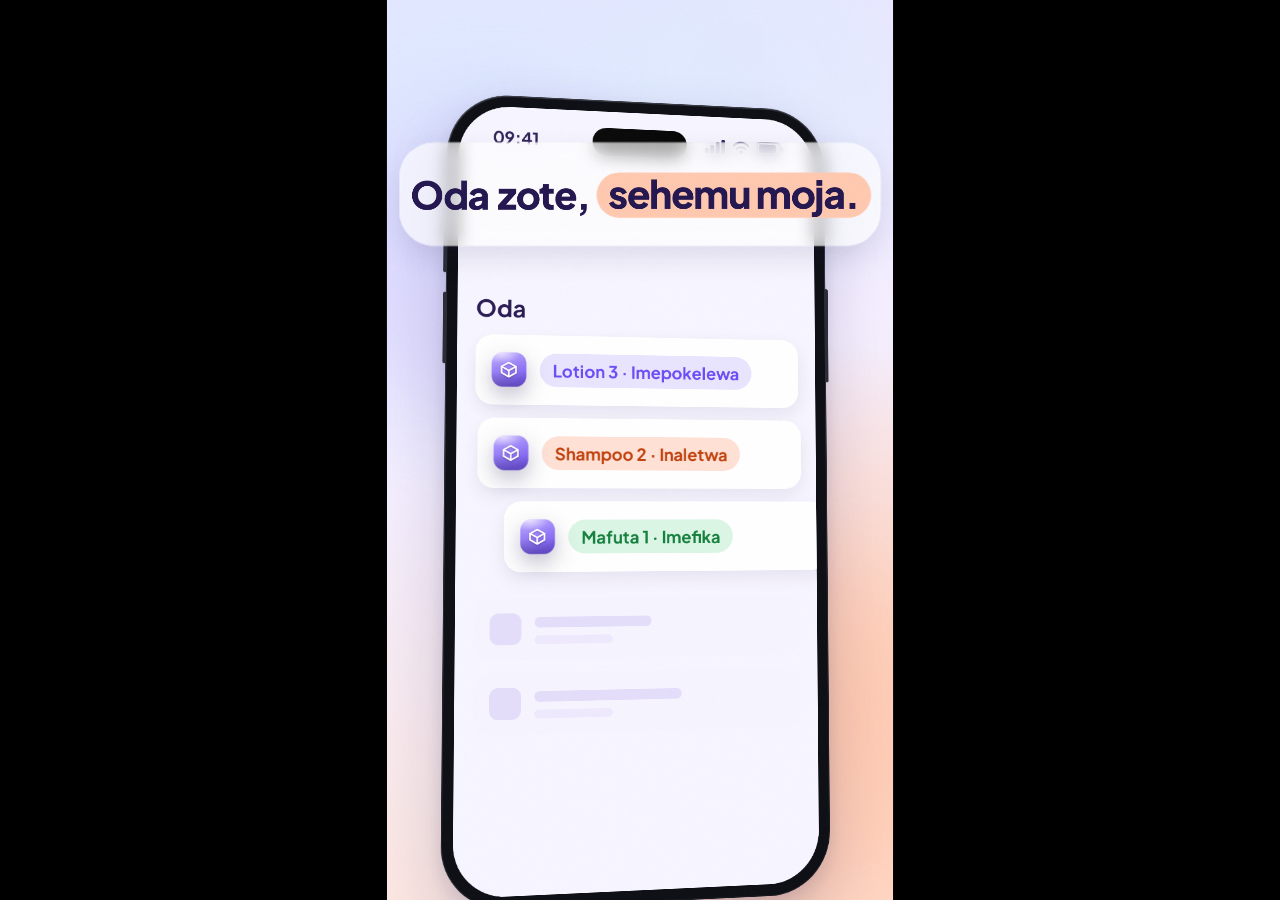
<file: bnd-ad/S11_quick_fixes.html>
<!doctype html>
<html lang="sw"><head><meta charset="utf-8"><meta name="viewport" content="width=device-width,initial-scale=1">
<title>B&D v9 · S11 · quick fixes</title>
<link rel="preconnect" href="https://fonts.googleapis.com"><link rel="preconnect" href="https://fonts.gstatic.com" crossorigin>
<link href="https://fonts.googleapis.com/css2?family=Plus+Jakarta+Sans:wght@500;600;700;800&family=Bodoni+Moda:ital,wght@0,700;1,500&display=swap" rel="stylesheet">
<style>
*{box-sizing:border-box;margin:0;padding:0}
html,body{width:100%;height:100%;background:#000;overflow:hidden}
body{font-family:"Plus Jakarta Sans","Avenir Next","Segoe UI",system-ui,sans-serif;-webkit-font-smoothing:antialiased;color:#F2F5F8}
#stage{position:absolute;left:50%;top:50%;width:1080px;height:1920px;margin:-960px 0 0 -540px;overflow:hidden;background:#05070A;transform-origin:50% 50%}
.L{position:absolute;left:0;top:0;width:1080px;height:1920px}
#bg{z-index:1}#bgf{z-index:2;pointer-events:none}#cam{z-index:3;transform-origin:540px 960px}
#fg{z-index:4;pointer-events:none;transform-origin:540px 960px}#grain{z-index:5;pointer-events:none}#dbg{z-index:9;pointer-events:none}
.abs{position:absolute}
.blob{position:absolute;width:700px;height:700px;border-radius:50%;filter:blur(80px);opacity:.5}
/* ---------- kinetic text ---------- */
.line{position:absolute;left:0;width:1080px;height:0;transform-origin:50% 50%}
.line .li{position:absolute;left:0;top:0;width:100%;text-align:center;transform:translateY(-50%)}
.line .lin{display:inline-flex;gap:.22em;white-space:nowrap;align-items:center;letter-spacing:-.03em;line-height:1}
.line .w{display:inline-block;position:relative}
.line .w.hp{padding:.06em .32em;margin:0 -.04em}
.line .wm{display:inline-block;overflow:hidden;padding:.1em .1em .22em;margin:-.1em -.1em -.22em;vertical-align:top;position:relative}
.line .wi{display:inline-block;will-change:transform}
.line .pb{position:absolute;left:0;top:-.02em;bottom:-.04em;width:100%;border-radius:999px;transform-origin:0 50%;transform:scaleX(0)}
/* ---------- logo ---------- */
.logo{display:inline-flex;align-items:center;font-family:"Bodoni Moda","Didot","Bodoni 72",Georgia,serif;letter-spacing:.02em;line-height:1;white-space:nowrap;position:relative}
.logo .lB,.logo .lD{display:inline-block;font-weight:700}
.logo .lA{display:inline-block;font-style:italic;font-weight:500;font-size:1.32em;margin:0 .1em 0 .06em;position:relative;top:.04em;background:linear-gradient(160deg,#FDE68A,#E2BF85 40%,#B7793E);-webkit-background-clip:text;background-clip:text;color:transparent;-webkit-text-fill-color:transparent}
.logo.dk .lB,.logo.dk .lD{color:#F6ECDC}.logo.br .lB,.logo.br .lD{color:#24164F}
.swc{position:absolute;left:-4%;right:-4%;top:-10%;bottom:-10%;overflow:hidden;pointer-events:none;-webkit-mask-image:linear-gradient(90deg,transparent,#000 10%,#000 90%,transparent),linear-gradient(180deg,transparent,#000 30%,#000 70%,transparent);-webkit-mask-composite:source-in;mask-image:linear-gradient(90deg,transparent,#000 10%,#000 90%,transparent),linear-gradient(180deg,transparent,#000 30%,#000 70%,transparent);mask-composite:intersect}
.swb{position:absolute;top:0;left:0;width:26%;height:100%;background:linear-gradient(90deg,rgba(255,255,255,0),rgba(255,255,255,1),rgba(255,255,255,0));transform:skewX(-20deg);mix-blend-mode:soft-light}
/* ---------- phone ---------- */
.ph3{position:absolute;left:0;top:0;width:1080px;height:1920px;perspective:2400px;perspective-origin:540px 960px;pointer-events:none}
.ph{position:absolute;left:240px;width:600px;height:1240px;border-radius:96px;padding:2px;background:linear-gradient(160deg,#3A3D48,#15161C);transform-origin:50% 50%}
.ph.dk{box-shadow:0 50px 120px rgba(0,0,0,.65),0 0 60px rgba(20,184,166,.12)}
.ph.br{box-shadow:0 40px 90px rgba(36,22,79,.18),0 12px 28px rgba(36,22,79,.10)}
.ph .phin{position:absolute;inset:2px;border-radius:94px;background:#0E0F14;box-shadow:inset 0 1px 0 rgba(255,255,255,.06)}
.ph .btn{position:absolute;width:6px;border-radius:3px;background:#2A2C35}
.ph .scr{position:absolute;left:18px;top:18px;width:564px;height:1204px;border-radius:80px;overflow:hidden;background:#fff}
.ph .isl{position:absolute;left:207px;top:26px;width:150px;height:44px;border-radius:22px;background:#000;z-index:30}
.ph .sb{position:absolute;left:0;top:0;width:564px;height:96px;z-index:29;font-weight:700;font-size:26px;line-height:26px}
.ph .sb .tm{position:absolute;left:52px;top:35px}
.ph .sb .ic{position:absolute;right:48px;top:35px;display:flex;gap:10px;align-items:center;height:26px}
.ph .glare{position:absolute;inset:0;z-index:31;pointer-events:none;background:linear-gradient(135deg,rgba(255,255,255,.08) 0%,rgba(255,255,255,0) 34%)}
.pg{position:absolute;left:0;top:0;width:564px;height:1204px;overflow:hidden}
/* ---------- tap ring ---------- */
.tap{position:absolute;left:0;top:0;width:0;height:0}
.tap .td{position:absolute;left:-45px;top:-45px;width:90px;height:90px;border-radius:50%}
.tap .tr{position:absolute;left:-45px;top:-45px;width:90px;height:90px;border-radius:50%;border:4px solid;opacity:0}
.tap.dk .td{background:rgba(255,255,255,.35)}.tap.dk .tr{border-color:rgba(255,255,255,.7)}
.tap.br .td{background:rgba(36,22,79,.18)}.tap.br .tr{border-color:rgba(36,22,79,.45)}
/* ---------- cards ---------- */
.nc{position:absolute;border-radius:36px;padding:26px 30px;display:flex;gap:24px;align-items:center;transform-origin:50% 50%}
.nc.dk{background:rgba(17,24,33,.86);border:1px solid rgba(255,255,255,.08);box-shadow:0 50px 120px rgba(0,0,0,.65),inset 0 1px 0 rgba(255,255,255,.06);backdrop-filter:blur(20px);color:#F2F5F8}
.nc.br{background:rgba(255,255,255,.88);border:1px solid #fff;box-shadow:0 40px 90px rgba(36,22,79,.18),0 12px 28px rgba(36,22,79,.10);backdrop-filter:blur(20px);color:#24164F}
.nc .ni{width:72px;height:72px;border-radius:20px;flex:none;display:flex;align-items:center;justify-content:center;position:relative}
.nc .nt{font-size:34px;font-weight:700;line-height:1.15}
.nc .nb{font-size:30px;font-weight:500;line-height:1.2;opacity:.8}
.nc .nm{font-size:24px;font-weight:500;opacity:.55;margin-left:auto;align-self:flex-start;white-space:nowrap}
.nc .ping{position:absolute;inset:0;border-radius:20px;border:3px solid;opacity:0}
.fl{position:absolute;inset:0;border-radius:inherit;box-shadow:inset 0 0 44px 8px rgba(255,255,255,.95);opacity:0;pointer-events:none}
.pill{display:inline-flex;align-items:center;justify-content:center;white-space:nowrap;border-radius:999px;font-weight:700}
.ico{display:inline-block;vertical-align:middle;flex:none}
.tab{font-variant-numeric:tabular-nums}
.noteRow{font-style:italic;font-weight:500;color:#2A2A2A;white-space:nowrap}


</style></head><body>
<div id="stage"><div id="bg" class="L"></div><div id="bgf" class="L"></div><div id="cam" class="L"></div><div id="fg" class="L"></div><div id="grain" class="L"></div><div id="dbg" class="L"></div></div>
<script>
/* ===== TIMINGS (edit these numbers to retime a beat) ===== */
const T={bei:0.00,oda:0.80,app:1.60,stock:2.40,exit:3.20,end:3.60};
const D={slide:0.20,beat:0.80,capStart:0.06,exitD:0.40};
const SFX=[{t:0.00,name:"slide-snap"},{t:0.15,name:"list-pops"},{t:0.80,name:"slide-snap"},{t:0.95,name:"card-slides"},{t:1.60,name:"slide-snap"},{t:1.75,name:"drop-bounce"},{t:1.90,name:"sparkle"},{t:2.40,name:"slide-snap"},{t:2.60,name:"tick"}];
/* ============================ CORE (shared engine) ============================ */
const clamp=(x,a=0,b=1)=>Math.min(b,Math.max(a,x));
const lerp=(a,b,p)=>a+(b-a)*p;
function bez(x1,y1,x2,y2){ // cubic-bezier(x1,y1,x2,y2) → easing function
  const cx=3*x1,bx=3*(x2-x1)-cx,ax=1-cx-bx,cy=3*y1,by=3*(y2-y1)-cy,ay=1-cy-by;
  const sx=t=>((ax*t+bx)*t+cx)*t, sy=t=>((ay*t+by)*t+cy)*t, dsx=t=>(3*ax*t+2*bx)*t+cx;
  return x=>{ if(x<=0)return 0; if(x>=1)return 1; let t=x;
    for(let i=0;i<8;i++){ const d=sx(t)-x; if(Math.abs(d)<1e-5)break; t-=d/(dsx(t)||1e-6); }
    return sy(clamp(t)); };
}
const E={ out:bez(.16,1,.3,1), pop:bez(.34,1.56,.64,1), inOut:bez(.65,0,.35,1),
          snap:bez(.7,0,.2,1), soft:bez(.33,0,.67,1), in:bez(.55,0,1,.45), pop2:bez(.3,2.1,.55,1), lin:x=>x };
// eased progress of a move that starts at s and lasts d seconds
const P=(t,s,d,ease=E.out)=>ease(clamp((t-s)/d));

/* ---------- misc helpers ---------- */
const Q=new URLSearchParams(location.search);
const DEBUG=Q.get('debug')==='1';
function mulberry32(a){return function(){a|=0;a=a+0x6D2B79F5|0;let t=Math.imul(a^a>>>15,1|a);t=t+Math.imul(t^t>>>7,61|t)^t;return((t^t>>>14)>>>0)/4294967296;}}
const RND=mulberry32(7);               // seeded, computed ONCE at load
const $=id=>document.getElementById(id);
function h(html){const d=document.createElement('div');d.innerHTML=html.trim();return d.firstElementChild;}
function add(parent,html){const d=document.createElement('div');d.innerHTML=html.trim();const f=d.firstElementChild;while(d.firstChild)parent.appendChild(d.firstChild);return f;} // appends ALL root nodes, returns the first element
const fmt=n=>Math.round(n).toString().replace(/\B(?=(\d{3})+(?!\d))/g,',');
const typed=(s,t,start,cps)=>s.slice(0,clamp(Math.floor((t-start)*cps),0,s.length));
const caret=t=>(Math.floor(t*2.2)%2===0);
const sin=(t,period,ph=0)=>Math.sin((t/period+ph)*Math.PI*2);
/* transform+opacity+filter setter. x,y,z px · s,sx,sy scale · r(z) rx ry deg · o opacity · b blur px · br brightness */
function tf(e,o){
  let t='';
  if(o.x||o.y||o.z)t+=`translate3d(${(o.x||0).toFixed(2)}px,${(o.y||0).toFixed(2)}px,${(o.z||0).toFixed(2)}px) `;
  if(o.rx)t+=`rotateX(${o.rx.toFixed(3)}deg) `;
  if(o.ry)t+=`rotateY(${o.ry.toFixed(3)}deg) `;
  if(o.r)t+=`rotate(${o.r.toFixed(3)}deg) `;
  if(o.skx)t+=`skewX(${o.skx}deg) `;
  if(o.s!==undefined&&o.sx===undefined&&o.sy===undefined)t+=`scale(${o.s.toFixed(4)}) `;
  else if(o.sx!==undefined||o.sy!==undefined)t+=`scale(${(o.sx??o.s??1).toFixed(4)},${(o.sy??o.s??1).toFixed(4)}) `;
  e.style.transform=t||'none';
  if(o.o!==undefined)e.style.opacity=clamp(o.o).toFixed(3);
  let f='';
  if(o.b)f+=`blur(${o.b.toFixed(2)}px) `;
  if(o.br!==undefined&&o.br!==1)f+=`brightness(${o.br}) `;
  e.style.filter=f||'none';
}
/* stroke-draw helper for paths with pathLength=1 (hides the round-cap dot before the draw starts) */
function draw(e,p){e.style.strokeDasharray='1';e.style.strokeDashoffset=(1-p).toFixed(4);e.style.opacity=p>.001?1:0;}
const vis=(e,on)=>{e.style.visibility=on?'visible':'hidden';};

/* ---------- palette ---------- */
const C={ dbg:'#05070A',dbg2:'#0B1016',dpanel:'#111821',dpanel2:'#18212C',dtext:'#F2F5F8',dmuted:'#8A97A6',teal:'#14B8A6',cyan:'#22D3EE',pain:'#FF4D5E',amber:'#F5B544',
  lilac:'#E9E3FF',lilac2:'#D6CBFF',peach:'#FFE4D6',peach2:'#FFC9B0',blue:'#DCEBFF',ink:'#24164F',navy:'#1B1F4B',violet:'#6C4CF5',coral:'#FF8A65',success:'#22C55E',muted:'#6B6890' };
const PILLS={teal:['#14B8A6','#041014'],pain:['#FF4D5E','#ffffff'],amber:['#F5B544','#1A1200'],violet:['#6C4CF5','#ffffff'],peach:['#FFC9B0','#24164F'],success:['#22C55E','#ffffff'],coral:['#FF8A65','#ffffff']};
const DARK_WASH='radial-gradient(circle at 50% 42%,rgba(20,184,166,0.14),transparent 58%),radial-gradient(circle at 80% 85%,rgba(34,211,238,0.08),transparent 50%)';
const BRIGHT_BG='radial-gradient(circle at 18% 16%,#DCEBFF 0%,transparent 42%),radial-gradient(circle at 85% 80%,#FFC9B0 0%,transparent 45%),linear-gradient(160deg,#E9E3FF 0%,#F4EEFF 45%,#FFE4D6 100%)';

/* ---------- glyph icons (24-grid strokes) + glossy 3D-style tiles ---------- */
const G={
 search:'<circle cx="11" cy="11" r="7"/><path d="M20 20l-4-4"/>',
 phone:'<path d="M22 16.92v3a2 2 0 0 1-2.18 2 19.79 19.79 0 0 1-8.63-3.07 19.5 19.5 0 0 1-6-6 19.79 19.79 0 0 1-3.07-8.67A2 2 0 0 1 4.11 2h3a2 2 0 0 1 2 1.72 12.84 12.84 0 0 0 .7 2.81 2 2 0 0 1-.45 2.11L8.09 9.91a16 16 0 0 0 6 6l1.27-1.27a2 2 0 0 1 2.11-.45 12.84 12.84 0 0 0 2.81.7A2 2 0 0 1 22 16.92z"/>',
 calendar:'<rect x="3" y="4" width="18" height="18" rx="3"/><path d="M16 2v4M8 2v4M3 10h18"/>',
 globe:'<circle cx="12" cy="12" r="10"/><path d="M2 12h20"/><path d="M12 2a15.3 15.3 0 0 1 4 10 15.3 15.3 0 0 1-4 10 15.3 15.3 0 0 1-4-10 15.3 15.3 0 0 1 4-10z"/>',
 bell:'<path d="M6 8a6 6 0 0 1 12 0c0 7 3 9 3 9H3s3-2 3-9"/><path d="M10.3 21a1.94 1.94 0 0 0 3.4 0"/>',
 chart:'<path d="M3 3v18h18"/><path d="M8 16v-3M13 16V8M18 16v-6"/>',
 window:'<rect x="2" y="4" width="20" height="16" rx="3"/><path d="M2 9h20"/>',
 mobile:'<rect x="6" y="2" width="12" height="20" rx="3"/><path d="M11 18h2"/>',
 check:'<path d="M5 13l4 4L19 7"/>',
 star:'<polygon points="12 2 15.09 8.26 22 9.27 17 14.14 18.18 21.02 12 17.77 5.82 21.02 7 14.14 2 9.27 8.91 8.26 12 2"/>',
 pin:'<path d="M20 10c0 6-8 12-8 12S4 16 4 10a8 8 0 0 1 16 0z"/><circle cx="12" cy="10" r="3"/>',
 clock:'<circle cx="12" cy="12" r="10"/><path d="M12 6v6l4 2"/>',
 download:'<path d="M21 15v4a2 2 0 0 1-2 2H5a2 2 0 0 1-2-2v-4M7 10l5 5 5-5M12 15V3"/>',
 send:'<path d="M22 2L11 13"/><path d="M22 2l-7 20-4-9-9-4 20-7z"/>',
 back:'<path d="M19 12H5M12 19l-7-7 7-7"/>',
 chat:'<path d="M21 11.5a8.4 8.4 0 0 1-9 8.4 8.5 8.5 0 0 1-3.8-.9L3 21l1.9-5.1A8.4 8.4 0 0 1 3.9 11.5 8.5 8.5 0 0 1 12.4 3 8.4 8.4 0 0 1 21 11.5z"/>',
 box:'<path d="M21 8l-9-5-9 5v8l9 5 9-5z"/><path d="M3 8l9 5 9-5M12 13v8"/>',
 cart:'<circle cx="9" cy="20" r="1.5"/><circle cx="18" cy="20" r="1.5"/><path d="M2 3h3l3 12h11l2-8H6"/>',
 home:'<path d="M3 11l9-8 9 8"/><path d="M5 10v10h14V10"/><path d="M10 20v-6h4v6"/>',
 list:'<path d="M8 6h13M8 12h13M8 18h13"/><circle cx="3.5" cy="6" r="1"/><circle cx="3.5" cy="12" r="1"/><circle cx="3.5" cy="18" r="1"/>',
 user:'<circle cx="12" cy="8" r="4"/><path d="M4 21a8 8 0 0 1 16 0"/>',
 x:'<path d="M6 6l12 12M18 6L6 18"/>',
 sparkle:'<path d="M12 3l2 6 6 2-6 2-2 6-2-6-6-2 6-2z"/>',
 tag:'<path d="M20 12l-8 8-9-9V3h8z"/><circle cx="7.5" cy="7.5" r="1.5"/>',
 truck:'<path d="M1 4h13v12H1zM14 8h5l4 4v4h-9"/><circle cx="6" cy="18" r="2"/><circle cx="18" cy="18" r="2"/>',
 grad:'<path d="M2 9l10-5 10 5-10 5z"/><path d="M6 11v5c2 2 10 2 12 0v-5"/>',
 bed:'<path d="M3 18V6M3 14h18v4M21 14v-3a3 3 0 0 0-3-3h-7v6"/><circle cx="7" cy="11" r="1.5"/>',
};
function ico(name,size=32,color='currentColor',sw=2){return `<svg class="ico" width="${size}" height="${size}" viewBox="0 0 24 24" fill="none" stroke="${color}" stroke-width="${sw}" stroke-linecap="round" stroke-linejoin="round">${G[name]||''}</svg>`;}
let _gid=0;
function gloss(name,c1,c2,size=160,glyph=true){ // glossy rounded-square 3D-feel tile
  const id='g'+(_gid++);
  return `<svg class="ico" width="${size}" height="${size}" viewBox="0 0 100 100" style="overflow:visible;filter:drop-shadow(0 14px 16px rgba(36,22,79,.26))"><defs>
  <linearGradient id="${id}a" x1="0" y1="0" x2=".35" y2="1"><stop offset="0" stop-color="${c1}"/><stop offset="1" stop-color="${c2}"/></linearGradient>
  <linearGradient id="${id}b" x1="0" y1="0" x2="0" y2="1"><stop offset=".55" stop-color="#000" stop-opacity="0"/><stop offset="1" stop-color="#000" stop-opacity=".22"/></linearGradient>
  <radialGradient id="${id}h" cx=".28" cy=".05" r=".9"><stop offset="0" stop-color="#fff" stop-opacity=".7"/><stop offset=".6" stop-color="#fff" stop-opacity=".05"/><stop offset="1" stop-color="#fff" stop-opacity="0"/></radialGradient></defs>
  <rect x="4" y="4" width="92" height="92" rx="29" fill="url(#${id}a)"/><rect x="4" y="4" width="92" height="92" rx="29" fill="url(#${id}b)"/>
  <rect x="4" y="4" width="92" height="50" rx="29" fill="url(#${id}h)"/><rect x="4.5" y="4.5" width="91" height="91" rx="28.5" fill="none" stroke="#fff" stroke-opacity=".5"/>
  ${glyph?`<g transform="translate(24,25) scale(2.1)" stroke="#fff" stroke-width="2.1" fill="none" stroke-linecap="round" stroke-linejoin="round" style="filter:drop-shadow(0 1px 1px rgba(0,0,0,.25))">${G[name]||''}</g>`:''}</svg>`;
}
/* ---------- logo ---------- */
function logoHTML(size,tone){return `<span class="logo ${tone==='dk'?'dk':'br'}" style="font-size:${size}px"><span class="lB">B</span><span class="lA">&amp;</span><span class="lD">D</span></span>`;}
function logoSweep(logoEl,t,s,d=.35){ // light sweep across a .logo (needs .swc>.swb inside)
  const b=logoEl.querySelector('.swb'); if(!b)return; const p=P(t,s,d,E.inOut);
  b.style.transform=`translateX(${lerp(-60,420,p)*1}%) skewX(-20deg)`; b.style.opacity=(t>=s&&t<=s+d)?1:0;
}
function mkLogo(parent,size,tone,style=''){
  const wrap=add(parent,`<div class="abs" style="${style}">${logoHTML(size,tone)}<div class="swc"><div class="swb"></div></div></div>`);
  return {wrap,logo:wrap.querySelector('.logo'),B:wrap.querySelector('.lB'),A:wrap.querySelector('.lA'),D:wrap.querySelector('.lD')};
}
function offsetIn(el,anc){let x=0,y=0;while(el&&el!==anc){x+=el.offsetLeft;y+=el.offsetTop;el=el.offsetParent;}return{x,y};}

/* ---------- kinetic text: word by word with masks + pills ---------- */
const _fitters=[];
function mkLine(parent,o){
  // o: {y, size, weight=800, color, words:[str | {t,pill}], maxW=960, theme}
  const wrap=add(parent,`<div class="line" style="top:${o.y}px"><div class="li" style="font-size:${o.size}px;font-weight:${o.weight||800};color:${o.color||'#fff'}"><div class="lin"></div></div></div>`);
  const lin=wrap.querySelector('.lin'), words=[];
  for(const wd of o.words){
    const t=typeof wd==='string'?wd:wd.t, pill=typeof wd==='string'?null:wd.pill, fs=typeof wd==='string'?1:(wd.fs||1);
    const w=add(lin,`<span class="w${pill?' hp':''}" style="font-size:${fs}em">${pill?'<span class="pb"></span>':''}<span class="wm"><span class="wi">${t}</span></span></span>`);
    const pb=w.querySelector('.pb'),wi=w.querySelector('.wi');
    if(pill){const pc=PILLS[pill];pb.style.background=pc[0];wi.style.color=pc[1];}
    words.push({w,wi,pb,pill,wm:w.querySelector('.wm')});
  }
  const L={wrap,words,y:o.y,size:o.size,li:wrap.querySelector('.li'),lin};
  _fitters.push(()=>{wrap.querySelector('.li').style.fontSize=o.size+'px';const w=lin.offsetWidth;const mx=o.maxW||960;if(w>mx)wrap.querySelector('.li').style.fontSize=(o.size*mx/w).toFixed(2)+'px';});
  return L;
}
/* renders a line at time t. s = start of first word; opts:{stag=.07, starts:[..], ex (exit start), exD, dy} */
function renderLine(L,t,s,opts={}){
  const stag=opts.stag??.07,dur=.32;
  L.words.forEach((W,i)=>{
    const ws=opts.starts?opts.starts[i]:s+i*stag;
    const ts=W.pill?ws+.08:ws;
    const p=P(t,ts,dur,E.pop), op=clamp((t-ts)/(dur*.4));
    W.wi.style.transform=`translateY(${((1-p)*60).toFixed(2)}%) scale(${lerp(.86,1,p).toFixed(4)})`;
    W.wi.style.opacity=op.toFixed(3);
    if(W.pb)W.pb.style.transform=`scaleX(${P(t,ws,.30,E.out).toFixed(4)})`;
  });
  let y=opts.dy||0,o=1,b=0;
  if(opts.ex!==undefined){const p=P(t,opts.ex,opts.exD||.28,E.in);y+=-.3*L.size*p;o=1-p;b=8*p;}
  tf(L.wrap,{y,o,b});
}
function lineEnd(L,s,opts={}){return s+(L.words.length-1)*(opts.stag??.07)+.4;}

/* ---------- background layers ---------- */
function mkBright(parent){
  const root=add(parent,`<div class="L" style="background:${BRIGHT_BG}"></div>`);
  const bl=[['#D6CBFF',-140,180,1,0],['#FFC9B0',520,1240,2,.25],['#DCEBFF',420,-120,1,.5]].map(([c,x,y,k,ph])=>{const b=add(root,`<div class="blob" style="background:${c};left:${x}px;top:${y}px"></div>`);return{b,x,y,k,ph};});
  return {root,render(t,dur){bl.forEach((B,i)=>{const a=36;const dx=a*sin(t,dur/B.k,0),dy=a*Math.sin(2*Math.PI*B.k*t/dur+B.ph*6.28)-a*Math.sin(B.ph*6.28);B.b.style.transform=`translate(${dx.toFixed(2)}px,${dy.toFixed(2)}px)`;});}};
}
function mkDark(parent){
  const root=add(parent,`<div class="L" style="background:${DARK_WASH},#05070A"></div>`);
  return {root};
}
const GRAIN="url(\"data:image/svg+xml;utf8,<svg xmlns='http://www.w3.org/2000/svg' width='300' height='300'><filter id='n'><feTurbulence type='fractalNoise' baseFrequency='0.9' numOctaves='2' seed='7' stitchTiles='stitch'/><feColorMatrix type='saturate' values='0'/></filter><rect width='300' height='300' filter='url(%23n)'/></svg>\")";

/* ---------- phone mockup (Bible F) ---------- */
function mkPhone(parent,o){
  // o:{cy, theme:'dk'|'br', ink, bg, z}
  const root=add(parent,`<div class="ph3" ${o.z?`style="z-index:${o.z}"`:''}></div>`);
  const ink=o.ink||(o.theme==='dk'?'#F2F5F8':'#24164F');
  const body=add(root,`<div class="ph ${o.theme}" style="top:${o.cy-620}px"><div class="phin"></div>
    <i class="btn" style="left:-4px;top:210px;height:70px"></i><i class="btn" style="left:-4px;top:310px;height:110px"></i><i class="btn" style="right:-4px;top:290px;height:150px"></i>
    <div class="scr" style="background:${o.bg||'#fff'}"><div class="pgs"></div>
      <div class="sb" style="color:${ink}"><span class="tm">09:41</span><span class="ic">
        <svg width="34" height="22" viewBox="0 0 34 22" fill="${ink}"><rect x="0" y="14" width="6" height="8" rx="1.5"/><rect x="9" y="9" width="6" height="13" rx="1.5"/><rect x="18" y="4" width="6" height="18" rx="1.5"/><rect x="27" y="0" width="6" height="22" rx="1.5"/></svg>
        <svg width="30" height="22" viewBox="0 0 30 22" fill="none" stroke="${ink}" stroke-width="3" stroke-linecap="round"><path d="M3 8a17 17 0 0 1 24 0"/><path d="M8 13a10 10 0 0 1 14 0"/><circle cx="15" cy="18" r="1.6" fill="${ink}"/></svg>
        <svg width="46" height="22" viewBox="0 0 46 22" fill="none"><rect x="1" y="1" width="38" height="20" rx="6" stroke="${ink}" stroke-opacity=".5" stroke-width="2"/><rect x="4" y="4" width="28" height="14" rx="3.5" fill="${ink}"/><rect x="41" y="7" width="3.5" height="8" rx="1.7" fill="${ink}" fill-opacity=".5"/></svg></span></div>
      <div class="isl"></div><div class="glare"></div></div></div>`);
  const scr=body.querySelector('.scr'), pgs=body.querySelector('.pgs');
  const S={root,body,scr,pgs,cy:o.cy,st:{x:0,y:0,s:1,rx:0,ry:0,rz:0},
    apply(st){S.st=Object.assign({x:0,y:0,s:1,rx:0,ry:0,rz:0},st);const a=S.st;
      body.style.transform=`translate3d(${a.x}px,${a.y}px,0) rotateX(${a.rx}deg) rotateY(${a.ry}deg) rotateZ(${a.rz}deg) scale(${a.s})`;
      root.style.opacity=a.o===undefined?1:clamp(a.o);
      body.style.filter=a.b?`blur(${a.b}px)`:'none';},
    // map a point on the screen (0..564, 0..1204) to stage px under the current transform + 2400 perspective
    proj(sx,sy){return projectPhone(S.st,S.cy,sx-282,sy-602+0);},
    projBody(bx,by){return projectPhone(S.st,S.cy,bx-300,by-620);}};
  return S;
}
function projectPhone(st,cy,px,py){
  const rx=st.rx*Math.PI/180,ry=st.ry*Math.PI/180,rz=st.rz*Math.PI/180;
  let x=px*st.s,y=py*st.s,z=0,t;
  t=x*Math.cos(rz)-y*Math.sin(rz);y=x*Math.sin(rz)+y*Math.cos(rz);x=t;                 // rotateZ
  t=x*Math.cos(ry)+z*Math.sin(ry);z=-x*Math.sin(ry)+z*Math.cos(ry);x=t;                 // rotateY
  t=y*Math.cos(rx)-z*Math.sin(rx);z=y*Math.sin(rx)+z*Math.cos(rx);y=t;                  // rotateX
  const X=540+st.x+x, Y=cy+st.y+y, d=2400, k=d/(d-z);
  return {x:540+(X-540)*k, y:960+(Y-960)*k, k};
}

/* ---------- finger-tap ring (Bible E6) ---------- */
function mkTap(parent,theme){return add(parent,`<div class="tap ${theme}"><div class="tr"></div><div class="td"></div></div>`);}
function tapRender(tap,t,pos,presses,o=1){
  // pos {x,y}; presses [times]
  let sc=1,rp=0,ro=0;
  for(const pt of presses){const dt=t-pt;if(dt<0)continue;
    if(dt<.12)sc=1-.18*E.out(dt/.12);else if(dt<.30)sc=.82+.18*E.pop((dt-.12)/.18);
    if(dt<.45){rp=lerp(.6,1.8,E.out(dt/.45));ro=lerp(.6,0,E.out(dt/.45));}}
  tap.style.transform=`translate(${pos.x.toFixed(2)}px,${pos.y.toFixed(2)}px)`;tap.style.opacity=o;
  tap.firstChild.style.transform=`scale(${rp})`;tap.firstChild.style.opacity=ro;tap.lastChild.style.transform=`scale(${sc})`;
}
/* button squash 1→.94→1 after a tap */
function squash(t,pt){const dt=t-pt;if(dt<0||dt>.4)return 1;if(dt<.1)return lerp(1,.94,E.out(dt/.1));return lerp(.94,1,E.pop((dt-.1)/.3));}

/* ---------- notification card (Bible I) ---------- */
function ncardHTML(o){ // {theme, icon(html), title, body, time, w, x, y}
  return `<div class="nc ${o.theme}" style="width:${o.w}px;${o.style||''}"><div class="ni" style="background:${o.iconBg||'#25A06B'}">${o.icon||ico('chat',38,'#fff')}<i class="ping" style="border-color:${o.pingColor||'#25A06B'}"></i></div>
   <div style="min-width:0"><div class="nt">${o.title}</div><div class="nb">${o.body||''}</div></div>${o.time?`<div class="nm">${o.time}</div>`:''}<i class="fl"></i></div>`;
}
function cardPop(card,t,s,base={}){ // overshoot pop + flash + ping, returns progress 0..1 for visibility
  const p=P(t,s,.45,E.pop2), sc=lerp(.85,1,p), op=clamp((t-s)/.12);
  const fl=card.querySelector('.fl'),pg=card.querySelector('.ping');
  if(fl)fl.style.opacity=(.3*(1-clamp((t-s)/.2))*(t>=s?1:0)).toFixed(3);
  if(pg){const q=clamp((t-s)/.5);pg.style.transform=`scale(${lerp(1,1.6,E.out(q))})`;pg.style.opacity=t>=s?(lerp(.5,0,q)).toFixed(3):0;}
  return {y:(1-P(t,s,.45,E.pop))*50+(base.y||0),s:sc*(base.s||1),o:op*(base.o===undefined?1:base.o)};
}

/* ---------- floating DOF helper ---------- */
function bob(t,seed,ampx=10,ampy=14,per=3.2){return {x:ampx*Math.sin(2*Math.PI*(t/per+seed*.37)),y:ampy*Math.sin(2*Math.PI*(t/(per*1.17)+seed*.61)),r:3*Math.sin(2*Math.PI*(t/(per*1.4)+seed*.23))};}
function mkFloat(parent,html,x,y,w,h_,style=''){return add(parent,`<div class="abs" style="left:${x-w/2}px;top:${y-h_/2}px;width:${w}px;height:${h_}px;display:flex;align-items:center;justify-content:center;${style}">${html}</div>`);}

/* ============================ BOOT / TRANSPORT ============================ */
function boot(cfg){
  const dur=cfg.duration;
  const stage=$('stage'),bgL=$('bg'),bgf=$('bgf'),cam=$('cam'),fg=$('fg'),grain=$('grain'),dbg=$('dbg');
  const ctx={stage,bg:bgL,bgf,cam,fg,grain,dur,T:cfg.T};
  function fit(){const k=Math.min(innerWidth/1080,innerHeight/1920);stage.style.transform=`scale(${k})`;ctx.k=k;}
  addEventListener('resize',fit);fit();
  grain.style.cssText+=`;background-image:${GRAIN};background-size:300px 300px;opacity:${cfg.grain??.04}`;
  if(cfg.bg==='bright'){ctx.bright=mkBright(bgL);}else if(cfg.bg==='dark'){ctx.dark=mkDark(bgL);}
  cfg.build(ctx);
  // debug overlay
  let dbgT=null,dbgB=null;
  if(DEBUG){
    dbg.innerHTML=`<div class="abs" style="left:60px;top:0;width:1px;height:1920px;background:rgba(255,0,0,.55)"></div><div class="abs" style="left:1020px;top:0;width:1px;height:1920px;background:rgba(255,0,0,.55)"></div>
    <div class="abs" style="left:0;top:250px;width:1080px;height:1px;background:rgba(255,0,0,.55)"></div><div class="abs" style="left:0;top:1570px;width:1080px;height:1px;background:rgba(255,0,0,.55)"></div>
    <div id="dbgbox" class="abs" style="left:70px;top:90px;padding:10px 16px;background:rgba(0,0,0,.7);color:#7CFF9C;font:600 28px/1.2 ui-monospace,Menlo,monospace;border-radius:10px"></div>`;
    dbgT=$('dbgbox');
  }
  const labels=Object.entries(cfg.T).filter(([k,v])=>typeof v==='number').sort((a,b)=>a[1]-b[1]);
  window.__duration=dur;
  window.__labels=Object.assign({},cfg.T);
  window.__sfx=cfg.sfx||[];
  let cur=0,playing=false,last=0;const loop=Q.get('loop')!=='0';
  function render(t){
    const p=E.soft(clamp(t/dur));
    // constant slow push-in 1.00→1.06 with ±6px sine micro-drift (zero at both ends)
    const extra=cfg.camExtra?cfg.camExtra(t):{};
    const dy=6*Math.sin(2*Math.PI*t/dur*2);
    const rx=extra.rx||0, cs=(cfg.noPush?1:1+.06*p)*(extra.s||1);
    cam.style.transform=`perspective(2400px) rotateX(${rx}deg) translate3d(${(extra.x||0)}px,${dy+(extra.y||0)}px,0) scale(${cs.toFixed(5)})`;
    fg.style.transform=`translate3d(0,${(dy*1.5).toFixed(2)}px,0) scale(${(1+.09*p).toFixed(5)})`;
    bgf.style.transform=`translate3d(0,${(dy*.5).toFixed(2)}px,0) scale(${(1+.03*p).toFixed(5)})`;
    if(ctx.bright)ctx.bright.render(t,dur);
    cfg.render(t,ctx,p);
    if(dbgT){let lb='';for(const [k,v] of labels)if(v<=t+1e-6)lb=k;dbgT.textContent=`t=${t.toFixed(2)}  ${lb}`;}
  }
  function frame(now){if(!playing)return;cur+=(now-last)/1000;last=now;
    if(cur>=dur){if(loop)cur=cur%dur;else{cur=dur;playing=false;}}
    render(cur);if(playing)requestAnimationFrame(frame);}
  window.__pause=()=>{playing=false;};
  window.__play=()=>{if(playing)return;if(cur>=dur)cur=0;playing=true;last=performance.now();requestAnimationFrame(frame);};
  window.__seek=t=>{window.__pause();cur=clamp(t,0,dur);render(cur);};
  addEventListener('keydown',e=>{
    if(e.code==='Space'){e.preventDefault();playing?window.__pause():window.__play();}
    else if(e.code==='ArrowRight'){window.__seek(cur+1/30);}
    else if(e.code==='ArrowLeft'){window.__seek(cur-1/30);}
  });
  render(0);
  const fams=cfg.fonts||['800 100px "Plus Jakarta Sans"','700 100px "Plus Jakarta Sans"','600 100px "Plus Jakarta Sans"','500 100px "Plus Jakarta Sans"','700 100px "Bodoni Moda"','italic 500 100px "Bodoni Moda"'];
  const loads=fams.map(f=>document.fonts.load(f,'Aa&Bb').catch(()=>{}));
  Promise.race([Promise.allSettled(loads).then(()=>document.fonts.ready),new Promise(r=>setTimeout(r,5000))]).then(()=>{
    _fitters.forEach(f=>f());if(cfg.afterFonts)cfg.afterFonts(ctx);
    const tt=Q.get('t');
    if(tt!==null){window.__seek(parseFloat(tt));}else{render(0);}
    window.__ready=true;
    if(tt===null)window.__play();
  });
}


/* ===== SCENE ===== */
/* SCENE 11 — FIX E: QUICK-FIX MONTAGE (bright). Beat-for-beat mirror of S06: same tilts, same timing, same app-icon slot. Vertical slides instead of hard cuts. */
const TILT=[-8,7,-5,9], STARTS=[T.bei,T.oda,T.app,T.stock];
const CAPS=[{w:['Bei','zote,',{t:'online.',pill:'violet'}]},{w:['Oda','zote,',{t:'sehemu&nbsp;moja.',pill:'peach'}]},{w:['App','yako',{t:'mwenyewe.',pill:'violet'}]},{w:['Stock,',{t:'live.',pill:'success'}]}];
let V=[],rows1=[],cards2=[],icon3,spark=[],lab3,num4,bars4=[],dot4;
function vig(ctx,i,bg){
  const c=add(ctx.cam,'<div class="L" style="visibility:hidden"></div>');
  const ph=mkPhone(c,{cy:1060,theme:'br',bg});
  const plate=add(c,'<div class="abs" style="left:36px;top:322px;width:1008px;height:216px;border-radius:72px;background:rgba(255,255,255,.66);backdrop-filter:blur(18px);box-shadow:0 24px 60px rgba(36,22,79,.12),inset 0 0 0 1px rgba(255,255,255,.9)"></div>');
  const cap=mkLine(c,{y:430,size:120,color:'#24164F',words:CAPS[i].w});
  return {c,ph,cap,plate};
}
const skel=(pg,top,n)=>{for(let i=0;i<n;i++)add(pg,`<div class="abs" style="left:28px;top:${top+i*112}px;width:508px;height:92px;border-radius:24px;background:#F6F4FF"><div class="abs" style="left:24px;top:22px;width:48px;height:48px;border-radius:14px;background:#E4DEFA"></div><div class="abs" style="left:92px;top:28px;width:${180+(i*47)%90}px;height:16px;border-radius:8px;background:#E4DEFA"></div><div class="abs" style="left:92px;top:56px;width:120px;height:13px;border-radius:7px;background:#EEE9FC"></div></div>`);};
boot({duration:T.end,T,sfx:SFX,bg:'bright',grain:.03,
 build(ctx){
  // V1 — "Bei zote, online.": price list rows pop
  V[0]=vig(ctx,0,'#fff');const p1=add(V[0].ph.pgs,'<div class="pg" style="background:#fff"></div>');
  add(p1,'<div class="abs" style="left:28px;top:292px;font-size:36px;font-weight:700;color:#24164F">Bei zetu</div>');
  ['Kusuka — 25,000','Makeup — 40,000','Lotion — 18,000'].forEach((tx,i)=>rows1.push(add(p1,`<div class="abs tab" style="left:28px;top:${356+i*112}px;width:508px;height:92px;border-radius:24px;background:#F3F0FF;display:flex;align-items:center;padding:0 28px;font-size:32px;font-weight:700;color:#24164F;transform-origin:0 50%">${tx}</div>`)));
  skel(p1,700,3);
  // V2 — "Oda zote, sehemu moja.": orders inbox with status chips
  V[1]=vig(ctx,1,'#F7F5FF');const p2=add(V[1].ph.pgs,'<div class="pg" style="background:#F7F5FF"></div>');
  add(p2,'<div class="abs" style="left:28px;top:292px;font-size:36px;font-weight:700;color:#24164F">Oda</div>');
  [['Lotion 3 · Imepokelewa','#6C4CF5','rgba(108,76,245,.14)'],['Shampoo 2 · Inaletwa','#C2410C','#FFE1D6'],['Mafuta 1 · Imefika','#15803D','rgba(34,197,94,.16)']].forEach(([tx,c,bg],i)=>cards2.push(add(p2,`<div class="abs" style="left:28px;top:${356+i*128}px;width:508px;height:108px;border-radius:26px;background:#fff;box-shadow:0 10px 28px rgba(36,22,79,.08);display:flex;align-items:center;gap:18px;padding:0 22px">${gloss('box','#B9A6FF','#7A5CF0',58)}<div class="pill" style="height:52px;padding:0 20px;background:${bg};color:${c};font-size:26px">${tx}</div></div>`)));
  skel(p2,760,2);
  // V3 — "App yako mwenyewe.": glossy icon drops into the EXACT empty slot (row 2, col 3) from S06
  V[2]=vig(ctx,2,'#F4EEFF');const p3=add(V[2].ph.pgs,'<div class="pg" style="background:linear-gradient(180deg,#EEE8FF,#FFF1E8)"></div>');
  add(p3,'<div class="abs" style="left:36px;top:292px;width:492px;height:92px;border-radius:26px;background:rgba(255,255,255,.7)"></div>');
  const tones=['#D6CBFF','#DCEBFF','#FFC9B0','#E9E3FF','#CFE8DD'];
  for(let r=0;r<4;r++)for(let k=0;k<4;k++){if(r===1&&k===2)continue;add(p3,`<div class="abs" style="left:${82+134*k-48}px;top:${470+150*r-48}px;width:96px;height:96px;border-radius:28px;background:${tones[(r*4+k)%5]}"></div>`);}
  icon3=add(p3,`<div class="abs" style="left:${82+134*2-48}px;top:${470+150-48}px;width:96px;height:96px;border-radius:28px;background:linear-gradient(135deg,#6C4CF5,#FF8A65);box-shadow:0 18px 30px rgba(108,76,245,.4),inset 0 2px 0 rgba(255,255,255,.5);display:flex;align-items:center;justify-content:center;color:#fff;font-size:36px;font-weight:800;opacity:0">BY<i class="abs" style="left:0;top:0;width:96px;height:48px;border-radius:28px 28px 0 0;background:linear-gradient(180deg,rgba(255,255,255,.45),rgba(255,255,255,0))"></i></div>`);
  lab3=add(p3,`<div class="abs" style="left:${82+134*2-84}px;top:${470+150+54}px;width:168px;text-align:center;font-size:26px;font-weight:700;color:#24164F;opacity:0;white-space:nowrap">Biashara yako</div>`);
  for(let i=0;i<4;i++)spark.push(add(p3,`<div class="abs" style="left:0;top:0;opacity:0">${ico('sparkle',34,'#FFB020',2).replace('fill="none"','fill="#FFD36B"')}</div>`));
  // V4 — "Stock, live.": live stock with a pulsing "Live" dot, 9 → 8
  V[3]=vig(ctx,3,'#fff');const p4=add(V[3].ph.pgs,'<div class="pg" style="background:#fff"></div>');
  add(p4,'<div class="abs" style="left:28px;top:292px;font-size:36px;font-weight:700;color:#24164F">Stock</div>');
  add(p4,`<div class="abs" style="right:28px;top:292px;height:48px;padding:0 18px 0 14px;border-radius:999px;background:rgba(34,197,94,.14);display:flex;align-items:center;gap:10px;color:#15803D;font-size:28px;font-weight:700"><i id="ld" style="width:16px;height:16px;border-radius:50%;background:#22C55E;display:block"></i>Live</div>`);
  dot4=p4.querySelector('#ld');
  [['Mafuta ya nywele — ','9',30,'#FF8A65'],['Lotion — ','24',70,'#6C4CF5'],['Shampoo — ','41',85,'#22C55E']].forEach(([tx,n,pc,c],i)=>{
    const r=add(p4,`<div class="abs" style="left:28px;top:${376+i*150}px;width:508px;height:128px;border-radius:26px;background:#F7F5FF;padding:20px 26px"><div style="font-size:32px;font-weight:700;color:#24164F;display:flex">${tx}<span class="n tab" style="display:inline-block;overflow:hidden;height:1.2em;margin-left:.25em"><span class="ni2" style="display:block">${n}</span></span></div><div style="height:20px;border-radius:10px;background:#E4DEFA;margin-top:22px;overflow:hidden"><div class="b" style="height:100%;width:${pc}%;border-radius:10px;background:${c}"></div></div></div>`);
    bars4.push({r,pc,n:r.querySelector('.ni2'),b:r.querySelector('.b')});});
  num4=bars4[0];
 },
 render(t,ctx){
  const ex=P(t,T.exit,D.exitD,E.in);
  V.forEach((v,i)=>{
    const s=STARTS[i],lt=t-s,q=P(t,s,D.slide,E.snap),out=i<3?P(t,STARTS[i+1],D.slide,E.snap):0;
    const y=(1-q)*1920-out*1920-(i===3?90*ex:0);
    v.c.style.visibility=(t>=s&&out<1)?'visible':'hidden';
    tf(v.c,{y,o:i===3?1-ex:1});
    v.ph.apply({x:0,y:0,s:1.35,rx:3,ry:TILT[i]+1.2*sin(Math.max(lt,0),1.6),rz:0});
    renderLine(v.cap,t,s+D.capStart,{stag:.07});tf(v.plate,{s:lerp(.9,1,P(lt,0,.3,E.out)),o:clamp(lt/.12)});
  });
  rows1.forEach((r,i)=>{const s=.15+i*.1,p=P(t,s,.3,E.pop);tf(r,{s:lerp(.85,1,p),x:(1-p)*-30,o:clamp((t-s)/.1)});});
  cards2.forEach((c,i)=>{const s=.95+i*.12,p=P(t,s,.4,E.out);tf(c,{x:(1-p)*560,o:clamp((t-s)/.1)});});
  const dp=P(t,1.75,.5,E.pop2);tf(icon3,{y:(1-P(t,1.75,.4,E.out))*-420,s:lerp(.7,1,dp),o:t>=1.75?1:0});
  lab3.style.opacity=clamp((t-1.95)/.15);
  spark.forEach((s,i)=>{const a=i*1.57+.5,q=clamp((t-1.9)/.5),cx=82+134*2,cy=470+150;tf(s,{x:cx-17+Math.cos(a)*(40+60*E.out(q)),y:cy-17+Math.sin(a)*(40+60*E.out(q)),s:Math.sin(Math.PI*q)*1.1,r:q*90,o:t>=1.9?1:0});});
  // stock: live pulse + 9 → 8 tick
  const pu=.5+.5*Math.sin(Math.max(t-2.4,0)*10);dot4.style.boxShadow=`0 0 0 ${(pu*8).toFixed(1)}px rgba(34,197,94,${(.25*(1-pu)).toFixed(3)})`;
  const tk=P(t,2.60,.25,E.out);num4.n.textContent=tk<.5?'9':'8';num4.n.style.transform=`translateY(${tk<.5?-tk*60:(1-tk)*60}%)`;num4.n.style.opacity=tk<.5?1-tk*2:(tk-.5)*2;
  num4.b.style.width=lerp(30,27,tk)+'%';
  bars4.forEach((b,i)=>{if(i)b.b.style.width=(b.pc*(1+.04*Math.sin(t*6+i)*P(t,2.7,.3)))+'%';});
 }});
</script></body></html>
</file>
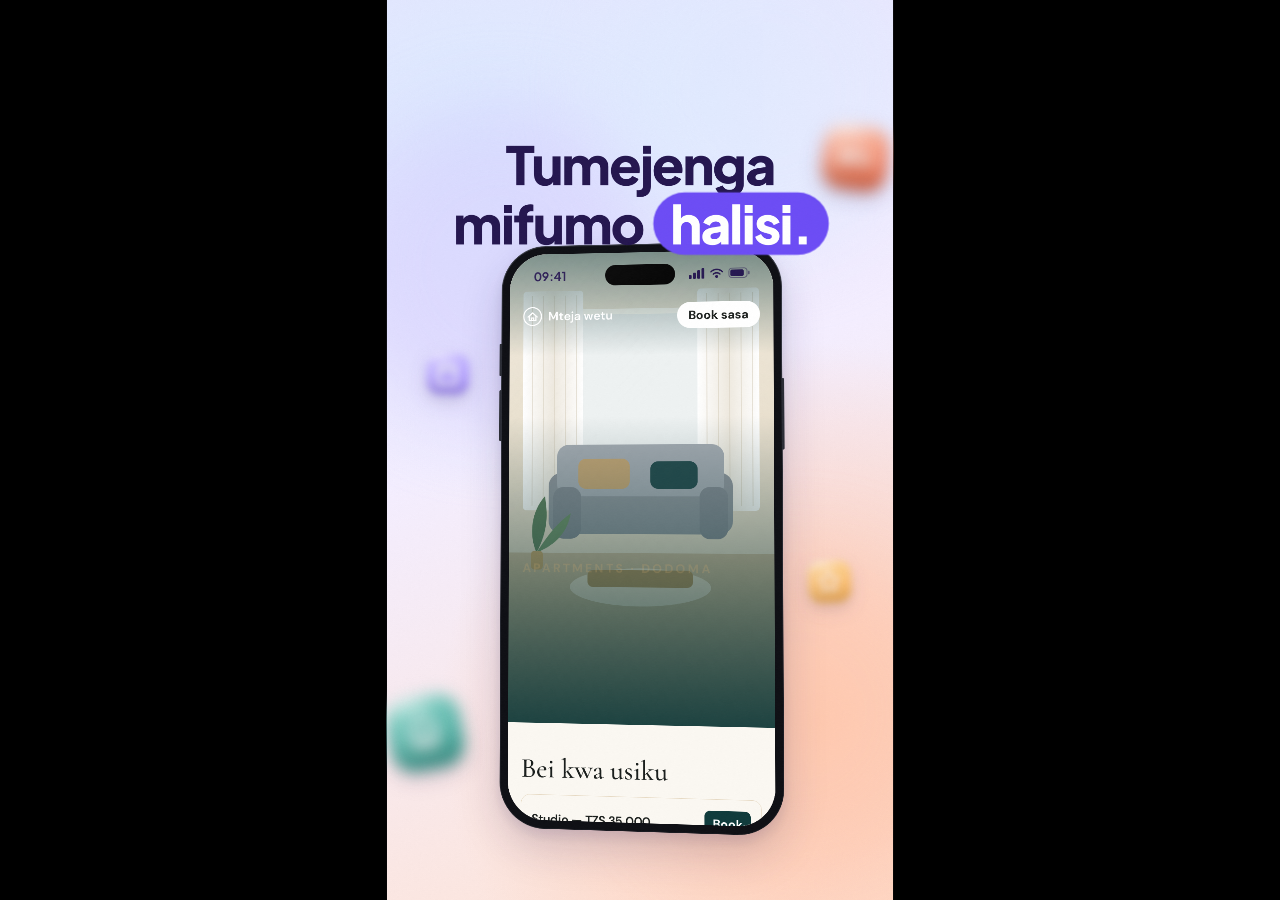
<file: bnd-ad/S12_proof.html>
<!doctype html>
<html lang="sw"><head><meta charset="utf-8"><meta name="viewport" content="width=device-width,initial-scale=1">
<title>B&D v9 · S12 · proof</title>
<link rel="preconnect" href="https://fonts.googleapis.com"><link rel="preconnect" href="https://fonts.gstatic.com" crossorigin>
<link href="https://fonts.googleapis.com/css2?family=Plus+Jakarta+Sans:wght@500;600;700;800&family=Bodoni+Moda:ital,wght@0,700;1,500&family=Cormorant+Garamond:ital,wght@0,500;1,400&family=DM+Sans:wght@500;600;700&display=swap" rel="stylesheet">
<style>
*{box-sizing:border-box;margin:0;padding:0}
html,body{width:100%;height:100%;background:#000;overflow:hidden}
body{font-family:"Plus Jakarta Sans","Avenir Next","Segoe UI",system-ui,sans-serif;-webkit-font-smoothing:antialiased;color:#F2F5F8}
#stage{position:absolute;left:50%;top:50%;width:1080px;height:1920px;margin:-960px 0 0 -540px;overflow:hidden;background:#05070A;transform-origin:50% 50%}
.L{position:absolute;left:0;top:0;width:1080px;height:1920px}
#bg{z-index:1}#bgf{z-index:2;pointer-events:none}#cam{z-index:3;transform-origin:540px 960px}
#fg{z-index:4;pointer-events:none;transform-origin:540px 960px}#grain{z-index:5;pointer-events:none}#dbg{z-index:9;pointer-events:none}
.abs{position:absolute}
.blob{position:absolute;width:700px;height:700px;border-radius:50%;filter:blur(80px);opacity:.5}
/* ---------- kinetic text ---------- */
.line{position:absolute;left:0;width:1080px;height:0;transform-origin:50% 50%}
.line .li{position:absolute;left:0;top:0;width:100%;text-align:center;transform:translateY(-50%)}
.line .lin{display:inline-flex;gap:.22em;white-space:nowrap;align-items:center;letter-spacing:-.03em;line-height:1}
.line .w{display:inline-block;position:relative}
.line .w.hp{padding:.06em .32em;margin:0 -.04em}
.line .wm{display:inline-block;overflow:hidden;padding:.1em .1em .22em;margin:-.1em -.1em -.22em;vertical-align:top;position:relative}
.line .wi{display:inline-block;will-change:transform}
.line .pb{position:absolute;left:0;top:-.02em;bottom:-.04em;width:100%;border-radius:999px;transform-origin:0 50%;transform:scaleX(0)}
/* ---------- logo ---------- */
.logo{display:inline-flex;align-items:center;font-family:"Bodoni Moda","Didot","Bodoni 72",Georgia,serif;letter-spacing:.02em;line-height:1;white-space:nowrap;position:relative}
.logo .lB,.logo .lD{display:inline-block;font-weight:700}
.logo .lA{display:inline-block;font-style:italic;font-weight:500;font-size:1.32em;margin:0 .1em 0 .06em;position:relative;top:.04em;background:linear-gradient(160deg,#FDE68A,#E2BF85 40%,#B7793E);-webkit-background-clip:text;background-clip:text;color:transparent;-webkit-text-fill-color:transparent}
.logo.dk .lB,.logo.dk .lD{color:#F6ECDC}.logo.br .lB,.logo.br .lD{color:#24164F}
.swc{position:absolute;left:-4%;right:-4%;top:-10%;bottom:-10%;overflow:hidden;pointer-events:none;-webkit-mask-image:linear-gradient(90deg,transparent,#000 10%,#000 90%,transparent),linear-gradient(180deg,transparent,#000 30%,#000 70%,transparent);-webkit-mask-composite:source-in;mask-image:linear-gradient(90deg,transparent,#000 10%,#000 90%,transparent),linear-gradient(180deg,transparent,#000 30%,#000 70%,transparent);mask-composite:intersect}
.swb{position:absolute;top:0;left:0;width:26%;height:100%;background:linear-gradient(90deg,rgba(255,255,255,0),rgba(255,255,255,1),rgba(255,255,255,0));transform:skewX(-20deg);mix-blend-mode:soft-light}
/* ---------- phone ---------- */
.ph3{position:absolute;left:0;top:0;width:1080px;height:1920px;perspective:2400px;perspective-origin:540px 960px;pointer-events:none}
.ph{position:absolute;left:240px;width:600px;height:1240px;border-radius:96px;padding:2px;background:linear-gradient(160deg,#3A3D48,#15161C);transform-origin:50% 50%}
.ph.dk{box-shadow:0 50px 120px rgba(0,0,0,.65),0 0 60px rgba(20,184,166,.12)}
.ph.br{box-shadow:0 40px 90px rgba(36,22,79,.18),0 12px 28px rgba(36,22,79,.10)}
.ph .phin{position:absolute;inset:2px;border-radius:94px;background:#0E0F14;box-shadow:inset 0 1px 0 rgba(255,255,255,.06)}
.ph .btn{position:absolute;width:6px;border-radius:3px;background:#2A2C35}
.ph .scr{position:absolute;left:18px;top:18px;width:564px;height:1204px;border-radius:80px;overflow:hidden;background:#fff}
.ph .isl{position:absolute;left:207px;top:26px;width:150px;height:44px;border-radius:22px;background:#000;z-index:30}
.ph .sb{position:absolute;left:0;top:0;width:564px;height:96px;z-index:29;font-weight:700;font-size:26px;line-height:26px}
.ph .sb .tm{position:absolute;left:52px;top:35px}
.ph .sb .ic{position:absolute;right:48px;top:35px;display:flex;gap:10px;align-items:center;height:26px}
.ph .glare{position:absolute;inset:0;z-index:31;pointer-events:none;background:linear-gradient(135deg,rgba(255,255,255,.08) 0%,rgba(255,255,255,0) 34%)}
.pg{position:absolute;left:0;top:0;width:564px;height:1204px;overflow:hidden}
/* ---------- tap ring ---------- */
.tap{position:absolute;left:0;top:0;width:0;height:0}
.tap .td{position:absolute;left:-45px;top:-45px;width:90px;height:90px;border-radius:50%}
.tap .tr{position:absolute;left:-45px;top:-45px;width:90px;height:90px;border-radius:50%;border:4px solid;opacity:0}
.tap.dk .td{background:rgba(255,255,255,.35)}.tap.dk .tr{border-color:rgba(255,255,255,.7)}
.tap.br .td{background:rgba(36,22,79,.18)}.tap.br .tr{border-color:rgba(36,22,79,.45)}
/* ---------- cards ---------- */
.nc{position:absolute;border-radius:36px;padding:26px 30px;display:flex;gap:24px;align-items:center;transform-origin:50% 50%}
.nc.dk{background:rgba(17,24,33,.86);border:1px solid rgba(255,255,255,.08);box-shadow:0 50px 120px rgba(0,0,0,.65),inset 0 1px 0 rgba(255,255,255,.06);backdrop-filter:blur(20px);color:#F2F5F8}
.nc.br{background:rgba(255,255,255,.88);border:1px solid #fff;box-shadow:0 40px 90px rgba(36,22,79,.18),0 12px 28px rgba(36,22,79,.10);backdrop-filter:blur(20px);color:#24164F}
.nc .ni{width:72px;height:72px;border-radius:20px;flex:none;display:flex;align-items:center;justify-content:center;position:relative}
.nc .nt{font-size:34px;font-weight:700;line-height:1.15}
.nc .nb{font-size:30px;font-weight:500;line-height:1.2;opacity:.8}
.nc .nm{font-size:24px;font-weight:500;opacity:.55;margin-left:auto;align-self:flex-start;white-space:nowrap}
.nc .ping{position:absolute;inset:0;border-radius:20px;border:3px solid;opacity:0}
.fl{position:absolute;inset:0;border-radius:inherit;box-shadow:inset 0 0 44px 8px rgba(255,255,255,.95);opacity:0;pointer-events:none}
.pill{display:inline-flex;align-items:center;justify-content:center;white-space:nowrap;border-radius:999px;font-weight:700}
.ico{display:inline-block;vertical-align:middle;flex:none}
.tab{font-variant-numeric:tabular-nums}
.noteRow{font-style:italic;font-weight:500;color:#2A2A2A;white-space:nowrap}


</style></head><body>
<div id="stage"><div id="bg" class="L"></div><div id="bgf" class="L"></div><div id="cam" class="L"></div><div id="fg" class="L"></div><div id="grain" class="L"></div><div id="dbg" class="L"></div></div>
<script>
/* ===== TIMINGS (edit these numbers to retime a beat) ===== */
const CLIENT_NAME = "Mteja wetu";   // ← the ONLY place the client name is set (anonymised). Switch here at assembly if permission is given.
const T={headline:0.00,phoneIn:0.60,site:1.20,swap:2.30,dash:2.60,depth:2.80,tag:3.30,exit:4.40,end:5.00};
const D={wordStag:0.08,phone:0.60,scroll:0.80,zoom:0.30,cardStag:0.06,alert:0.55,lift:1.10,tag:0.45,exitD:0.60};
const SFX=[{t:0.00,name:"whoosh-soft"},{t:0.45,name:"hit-bright"},{t:0.60,name:"phone-rise"},{t:1.20,name:"scroll"},{t:2.30,name:"zoom-through"},{t:2.60,name:"card-pops"},{t:2.95,name:"notif-ding"},{t:3.30,name:"tag-pop"}];
/* ============================ CORE (shared engine) ============================ */
const clamp=(x,a=0,b=1)=>Math.min(b,Math.max(a,x));
const lerp=(a,b,p)=>a+(b-a)*p;
function bez(x1,y1,x2,y2){ // cubic-bezier(x1,y1,x2,y2) → easing function
  const cx=3*x1,bx=3*(x2-x1)-cx,ax=1-cx-bx,cy=3*y1,by=3*(y2-y1)-cy,ay=1-cy-by;
  const sx=t=>((ax*t+bx)*t+cx)*t, sy=t=>((ay*t+by)*t+cy)*t, dsx=t=>(3*ax*t+2*bx)*t+cx;
  return x=>{ if(x<=0)return 0; if(x>=1)return 1; let t=x;
    for(let i=0;i<8;i++){ const d=sx(t)-x; if(Math.abs(d)<1e-5)break; t-=d/(dsx(t)||1e-6); }
    return sy(clamp(t)); };
}
const E={ out:bez(.16,1,.3,1), pop:bez(.34,1.56,.64,1), inOut:bez(.65,0,.35,1),
          snap:bez(.7,0,.2,1), soft:bez(.33,0,.67,1), in:bez(.55,0,1,.45), pop2:bez(.3,2.1,.55,1), lin:x=>x };
// eased progress of a move that starts at s and lasts d seconds
const P=(t,s,d,ease=E.out)=>ease(clamp((t-s)/d));

/* ---------- misc helpers ---------- */
const Q=new URLSearchParams(location.search);
const DEBUG=Q.get('debug')==='1';
function mulberry32(a){return function(){a|=0;a=a+0x6D2B79F5|0;let t=Math.imul(a^a>>>15,1|a);t=t+Math.imul(t^t>>>7,61|t)^t;return((t^t>>>14)>>>0)/4294967296;}}
const RND=mulberry32(7);               // seeded, computed ONCE at load
const $=id=>document.getElementById(id);
function h(html){const d=document.createElement('div');d.innerHTML=html.trim();return d.firstElementChild;}
function add(parent,html){const d=document.createElement('div');d.innerHTML=html.trim();const f=d.firstElementChild;while(d.firstChild)parent.appendChild(d.firstChild);return f;} // appends ALL root nodes, returns the first element
const fmt=n=>Math.round(n).toString().replace(/\B(?=(\d{3})+(?!\d))/g,',');
const typed=(s,t,start,cps)=>s.slice(0,clamp(Math.floor((t-start)*cps),0,s.length));
const caret=t=>(Math.floor(t*2.2)%2===0);
const sin=(t,period,ph=0)=>Math.sin((t/period+ph)*Math.PI*2);
/* transform+opacity+filter setter. x,y,z px · s,sx,sy scale · r(z) rx ry deg · o opacity · b blur px · br brightness */
function tf(e,o){
  let t='';
  if(o.x||o.y||o.z)t+=`translate3d(${(o.x||0).toFixed(2)}px,${(o.y||0).toFixed(2)}px,${(o.z||0).toFixed(2)}px) `;
  if(o.rx)t+=`rotateX(${o.rx.toFixed(3)}deg) `;
  if(o.ry)t+=`rotateY(${o.ry.toFixed(3)}deg) `;
  if(o.r)t+=`rotate(${o.r.toFixed(3)}deg) `;
  if(o.skx)t+=`skewX(${o.skx}deg) `;
  if(o.s!==undefined&&o.sx===undefined&&o.sy===undefined)t+=`scale(${o.s.toFixed(4)}) `;
  else if(o.sx!==undefined||o.sy!==undefined)t+=`scale(${(o.sx??o.s??1).toFixed(4)},${(o.sy??o.s??1).toFixed(4)}) `;
  e.style.transform=t||'none';
  if(o.o!==undefined)e.style.opacity=clamp(o.o).toFixed(3);
  let f='';
  if(o.b)f+=`blur(${o.b.toFixed(2)}px) `;
  if(o.br!==undefined&&o.br!==1)f+=`brightness(${o.br}) `;
  e.style.filter=f||'none';
}
/* stroke-draw helper for paths with pathLength=1 (hides the round-cap dot before the draw starts) */
function draw(e,p){e.style.strokeDasharray='1';e.style.strokeDashoffset=(1-p).toFixed(4);e.style.opacity=p>.001?1:0;}
const vis=(e,on)=>{e.style.visibility=on?'visible':'hidden';};

/* ---------- palette ---------- */
const C={ dbg:'#05070A',dbg2:'#0B1016',dpanel:'#111821',dpanel2:'#18212C',dtext:'#F2F5F8',dmuted:'#8A97A6',teal:'#14B8A6',cyan:'#22D3EE',pain:'#FF4D5E',amber:'#F5B544',
  lilac:'#E9E3FF',lilac2:'#D6CBFF',peach:'#FFE4D6',peach2:'#FFC9B0',blue:'#DCEBFF',ink:'#24164F',navy:'#1B1F4B',violet:'#6C4CF5',coral:'#FF8A65',success:'#22C55E',muted:'#6B6890' };
const PILLS={teal:['#14B8A6','#041014'],pain:['#FF4D5E','#ffffff'],amber:['#F5B544','#1A1200'],violet:['#6C4CF5','#ffffff'],peach:['#FFC9B0','#24164F'],success:['#22C55E','#ffffff'],coral:['#FF8A65','#ffffff']};
const DARK_WASH='radial-gradient(circle at 50% 42%,rgba(20,184,166,0.14),transparent 58%),radial-gradient(circle at 80% 85%,rgba(34,211,238,0.08),transparent 50%)';
const BRIGHT_BG='radial-gradient(circle at 18% 16%,#DCEBFF 0%,transparent 42%),radial-gradient(circle at 85% 80%,#FFC9B0 0%,transparent 45%),linear-gradient(160deg,#E9E3FF 0%,#F4EEFF 45%,#FFE4D6 100%)';

/* ---------- glyph icons (24-grid strokes) + glossy 3D-style tiles ---------- */
const G={
 search:'<circle cx="11" cy="11" r="7"/><path d="M20 20l-4-4"/>',
 phone:'<path d="M22 16.92v3a2 2 0 0 1-2.18 2 19.79 19.79 0 0 1-8.63-3.07 19.5 19.5 0 0 1-6-6 19.79 19.79 0 0 1-3.07-8.67A2 2 0 0 1 4.11 2h3a2 2 0 0 1 2 1.72 12.84 12.84 0 0 0 .7 2.81 2 2 0 0 1-.45 2.11L8.09 9.91a16 16 0 0 0 6 6l1.27-1.27a2 2 0 0 1 2.11-.45 12.84 12.84 0 0 0 2.81.7A2 2 0 0 1 22 16.92z"/>',
 calendar:'<rect x="3" y="4" width="18" height="18" rx="3"/><path d="M16 2v4M8 2v4M3 10h18"/>',
 globe:'<circle cx="12" cy="12" r="10"/><path d="M2 12h20"/><path d="M12 2a15.3 15.3 0 0 1 4 10 15.3 15.3 0 0 1-4 10 15.3 15.3 0 0 1-4-10 15.3 15.3 0 0 1 4-10z"/>',
 bell:'<path d="M6 8a6 6 0 0 1 12 0c0 7 3 9 3 9H3s3-2 3-9"/><path d="M10.3 21a1.94 1.94 0 0 0 3.4 0"/>',
 chart:'<path d="M3 3v18h18"/><path d="M8 16v-3M13 16V8M18 16v-6"/>',
 window:'<rect x="2" y="4" width="20" height="16" rx="3"/><path d="M2 9h20"/>',
 mobile:'<rect x="6" y="2" width="12" height="20" rx="3"/><path d="M11 18h2"/>',
 check:'<path d="M5 13l4 4L19 7"/>',
 star:'<polygon points="12 2 15.09 8.26 22 9.27 17 14.14 18.18 21.02 12 17.77 5.82 21.02 7 14.14 2 9.27 8.91 8.26 12 2"/>',
 pin:'<path d="M20 10c0 6-8 12-8 12S4 16 4 10a8 8 0 0 1 16 0z"/><circle cx="12" cy="10" r="3"/>',
 clock:'<circle cx="12" cy="12" r="10"/><path d="M12 6v6l4 2"/>',
 download:'<path d="M21 15v4a2 2 0 0 1-2 2H5a2 2 0 0 1-2-2v-4M7 10l5 5 5-5M12 15V3"/>',
 send:'<path d="M22 2L11 13"/><path d="M22 2l-7 20-4-9-9-4 20-7z"/>',
 back:'<path d="M19 12H5M12 19l-7-7 7-7"/>',
 chat:'<path d="M21 11.5a8.4 8.4 0 0 1-9 8.4 8.5 8.5 0 0 1-3.8-.9L3 21l1.9-5.1A8.4 8.4 0 0 1 3.9 11.5 8.5 8.5 0 0 1 12.4 3 8.4 8.4 0 0 1 21 11.5z"/>',
 box:'<path d="M21 8l-9-5-9 5v8l9 5 9-5z"/><path d="M3 8l9 5 9-5M12 13v8"/>',
 cart:'<circle cx="9" cy="20" r="1.5"/><circle cx="18" cy="20" r="1.5"/><path d="M2 3h3l3 12h11l2-8H6"/>',
 home:'<path d="M3 11l9-8 9 8"/><path d="M5 10v10h14V10"/><path d="M10 20v-6h4v6"/>',
 list:'<path d="M8 6h13M8 12h13M8 18h13"/><circle cx="3.5" cy="6" r="1"/><circle cx="3.5" cy="12" r="1"/><circle cx="3.5" cy="18" r="1"/>',
 user:'<circle cx="12" cy="8" r="4"/><path d="M4 21a8 8 0 0 1 16 0"/>',
 x:'<path d="M6 6l12 12M18 6L6 18"/>',
 sparkle:'<path d="M12 3l2 6 6 2-6 2-2 6-2-6-6-2 6-2z"/>',
 tag:'<path d="M20 12l-8 8-9-9V3h8z"/><circle cx="7.5" cy="7.5" r="1.5"/>',
 truck:'<path d="M1 4h13v12H1zM14 8h5l4 4v4h-9"/><circle cx="6" cy="18" r="2"/><circle cx="18" cy="18" r="2"/>',
 grad:'<path d="M2 9l10-5 10 5-10 5z"/><path d="M6 11v5c2 2 10 2 12 0v-5"/>',
 bed:'<path d="M3 18V6M3 14h18v4M21 14v-3a3 3 0 0 0-3-3h-7v6"/><circle cx="7" cy="11" r="1.5"/>',
};
function ico(name,size=32,color='currentColor',sw=2){return `<svg class="ico" width="${size}" height="${size}" viewBox="0 0 24 24" fill="none" stroke="${color}" stroke-width="${sw}" stroke-linecap="round" stroke-linejoin="round">${G[name]||''}</svg>`;}
let _gid=0;
function gloss(name,c1,c2,size=160,glyph=true){ // glossy rounded-square 3D-feel tile
  const id='g'+(_gid++);
  return `<svg class="ico" width="${size}" height="${size}" viewBox="0 0 100 100" style="overflow:visible;filter:drop-shadow(0 14px 16px rgba(36,22,79,.26))"><defs>
  <linearGradient id="${id}a" x1="0" y1="0" x2=".35" y2="1"><stop offset="0" stop-color="${c1}"/><stop offset="1" stop-color="${c2}"/></linearGradient>
  <linearGradient id="${id}b" x1="0" y1="0" x2="0" y2="1"><stop offset=".55" stop-color="#000" stop-opacity="0"/><stop offset="1" stop-color="#000" stop-opacity=".22"/></linearGradient>
  <radialGradient id="${id}h" cx=".28" cy=".05" r=".9"><stop offset="0" stop-color="#fff" stop-opacity=".7"/><stop offset=".6" stop-color="#fff" stop-opacity=".05"/><stop offset="1" stop-color="#fff" stop-opacity="0"/></radialGradient></defs>
  <rect x="4" y="4" width="92" height="92" rx="29" fill="url(#${id}a)"/><rect x="4" y="4" width="92" height="92" rx="29" fill="url(#${id}b)"/>
  <rect x="4" y="4" width="92" height="50" rx="29" fill="url(#${id}h)"/><rect x="4.5" y="4.5" width="91" height="91" rx="28.5" fill="none" stroke="#fff" stroke-opacity=".5"/>
  ${glyph?`<g transform="translate(24,25) scale(2.1)" stroke="#fff" stroke-width="2.1" fill="none" stroke-linecap="round" stroke-linejoin="round" style="filter:drop-shadow(0 1px 1px rgba(0,0,0,.25))">${G[name]||''}</g>`:''}</svg>`;
}
/* ---------- logo ---------- */
function logoHTML(size,tone){return `<span class="logo ${tone==='dk'?'dk':'br'}" style="font-size:${size}px"><span class="lB">B</span><span class="lA">&amp;</span><span class="lD">D</span></span>`;}
function logoSweep(logoEl,t,s,d=.35){ // light sweep across a .logo (needs .swc>.swb inside)
  const b=logoEl.querySelector('.swb'); if(!b)return; const p=P(t,s,d,E.inOut);
  b.style.transform=`translateX(${lerp(-60,420,p)*1}%) skewX(-20deg)`; b.style.opacity=(t>=s&&t<=s+d)?1:0;
}
function mkLogo(parent,size,tone,style=''){
  const wrap=add(parent,`<div class="abs" style="${style}">${logoHTML(size,tone)}<div class="swc"><div class="swb"></div></div></div>`);
  return {wrap,logo:wrap.querySelector('.logo'),B:wrap.querySelector('.lB'),A:wrap.querySelector('.lA'),D:wrap.querySelector('.lD')};
}
function offsetIn(el,anc){let x=0,y=0;while(el&&el!==anc){x+=el.offsetLeft;y+=el.offsetTop;el=el.offsetParent;}return{x,y};}

/* ---------- kinetic text: word by word with masks + pills ---------- */
const _fitters=[];
function mkLine(parent,o){
  // o: {y, size, weight=800, color, words:[str | {t,pill}], maxW=960, theme}
  const wrap=add(parent,`<div class="line" style="top:${o.y}px"><div class="li" style="font-size:${o.size}px;font-weight:${o.weight||800};color:${o.color||'#fff'}"><div class="lin"></div></div></div>`);
  const lin=wrap.querySelector('.lin'), words=[];
  for(const wd of o.words){
    const t=typeof wd==='string'?wd:wd.t, pill=typeof wd==='string'?null:wd.pill, fs=typeof wd==='string'?1:(wd.fs||1);
    const w=add(lin,`<span class="w${pill?' hp':''}" style="font-size:${fs}em">${pill?'<span class="pb"></span>':''}<span class="wm"><span class="wi">${t}</span></span></span>`);
    const pb=w.querySelector('.pb'),wi=w.querySelector('.wi');
    if(pill){const pc=PILLS[pill];pb.style.background=pc[0];wi.style.color=pc[1];}
    words.push({w,wi,pb,pill,wm:w.querySelector('.wm')});
  }
  const L={wrap,words,y:o.y,size:o.size,li:wrap.querySelector('.li'),lin};
  _fitters.push(()=>{wrap.querySelector('.li').style.fontSize=o.size+'px';const w=lin.offsetWidth;const mx=o.maxW||960;if(w>mx)wrap.querySelector('.li').style.fontSize=(o.size*mx/w).toFixed(2)+'px';});
  return L;
}
/* renders a line at time t. s = start of first word; opts:{stag=.07, starts:[..], ex (exit start), exD, dy} */
function renderLine(L,t,s,opts={}){
  const stag=opts.stag??.07,dur=.32;
  L.words.forEach((W,i)=>{
    const ws=opts.starts?opts.starts[i]:s+i*stag;
    const ts=W.pill?ws+.08:ws;
    const p=P(t,ts,dur,E.pop), op=clamp((t-ts)/(dur*.4));
    W.wi.style.transform=`translateY(${((1-p)*60).toFixed(2)}%) scale(${lerp(.86,1,p).toFixed(4)})`;
    W.wi.style.opacity=op.toFixed(3);
    if(W.pb)W.pb.style.transform=`scaleX(${P(t,ws,.30,E.out).toFixed(4)})`;
  });
  let y=opts.dy||0,o=1,b=0;
  if(opts.ex!==undefined){const p=P(t,opts.ex,opts.exD||.28,E.in);y+=-.3*L.size*p;o=1-p;b=8*p;}
  tf(L.wrap,{y,o,b});
}
function lineEnd(L,s,opts={}){return s+(L.words.length-1)*(opts.stag??.07)+.4;}

/* ---------- background layers ---------- */
function mkBright(parent){
  const root=add(parent,`<div class="L" style="background:${BRIGHT_BG}"></div>`);
  const bl=[['#D6CBFF',-140,180,1,0],['#FFC9B0',520,1240,2,.25],['#DCEBFF',420,-120,1,.5]].map(([c,x,y,k,ph])=>{const b=add(root,`<div class="blob" style="background:${c};left:${x}px;top:${y}px"></div>`);return{b,x,y,k,ph};});
  return {root,render(t,dur){bl.forEach((B,i)=>{const a=36;const dx=a*sin(t,dur/B.k,0),dy=a*Math.sin(2*Math.PI*B.k*t/dur+B.ph*6.28)-a*Math.sin(B.ph*6.28);B.b.style.transform=`translate(${dx.toFixed(2)}px,${dy.toFixed(2)}px)`;});}};
}
function mkDark(parent){
  const root=add(parent,`<div class="L" style="background:${DARK_WASH},#05070A"></div>`);
  return {root};
}
const GRAIN="url(\"data:image/svg+xml;utf8,<svg xmlns='http://www.w3.org/2000/svg' width='300' height='300'><filter id='n'><feTurbulence type='fractalNoise' baseFrequency='0.9' numOctaves='2' seed='7' stitchTiles='stitch'/><feColorMatrix type='saturate' values='0'/></filter><rect width='300' height='300' filter='url(%23n)'/></svg>\")";

/* ---------- phone mockup (Bible F) ---------- */
function mkPhone(parent,o){
  // o:{cy, theme:'dk'|'br', ink, bg, z}
  const root=add(parent,`<div class="ph3" ${o.z?`style="z-index:${o.z}"`:''}></div>`);
  const ink=o.ink||(o.theme==='dk'?'#F2F5F8':'#24164F');
  const body=add(root,`<div class="ph ${o.theme}" style="top:${o.cy-620}px"><div class="phin"></div>
    <i class="btn" style="left:-4px;top:210px;height:70px"></i><i class="btn" style="left:-4px;top:310px;height:110px"></i><i class="btn" style="right:-4px;top:290px;height:150px"></i>
    <div class="scr" style="background:${o.bg||'#fff'}"><div class="pgs"></div>
      <div class="sb" style="color:${ink}"><span class="tm">09:41</span><span class="ic">
        <svg width="34" height="22" viewBox="0 0 34 22" fill="${ink}"><rect x="0" y="14" width="6" height="8" rx="1.5"/><rect x="9" y="9" width="6" height="13" rx="1.5"/><rect x="18" y="4" width="6" height="18" rx="1.5"/><rect x="27" y="0" width="6" height="22" rx="1.5"/></svg>
        <svg width="30" height="22" viewBox="0 0 30 22" fill="none" stroke="${ink}" stroke-width="3" stroke-linecap="round"><path d="M3 8a17 17 0 0 1 24 0"/><path d="M8 13a10 10 0 0 1 14 0"/><circle cx="15" cy="18" r="1.6" fill="${ink}"/></svg>
        <svg width="46" height="22" viewBox="0 0 46 22" fill="none"><rect x="1" y="1" width="38" height="20" rx="6" stroke="${ink}" stroke-opacity=".5" stroke-width="2"/><rect x="4" y="4" width="28" height="14" rx="3.5" fill="${ink}"/><rect x="41" y="7" width="3.5" height="8" rx="1.7" fill="${ink}" fill-opacity=".5"/></svg></span></div>
      <div class="isl"></div><div class="glare"></div></div></div>`);
  const scr=body.querySelector('.scr'), pgs=body.querySelector('.pgs');
  const S={root,body,scr,pgs,cy:o.cy,st:{x:0,y:0,s:1,rx:0,ry:0,rz:0},
    apply(st){S.st=Object.assign({x:0,y:0,s:1,rx:0,ry:0,rz:0},st);const a=S.st;
      body.style.transform=`translate3d(${a.x}px,${a.y}px,0) rotateX(${a.rx}deg) rotateY(${a.ry}deg) rotateZ(${a.rz}deg) scale(${a.s})`;
      root.style.opacity=a.o===undefined?1:clamp(a.o);
      body.style.filter=a.b?`blur(${a.b}px)`:'none';},
    // map a point on the screen (0..564, 0..1204) to stage px under the current transform + 2400 perspective
    proj(sx,sy){return projectPhone(S.st,S.cy,sx-282,sy-602+0);},
    projBody(bx,by){return projectPhone(S.st,S.cy,bx-300,by-620);}};
  return S;
}
function projectPhone(st,cy,px,py){
  const rx=st.rx*Math.PI/180,ry=st.ry*Math.PI/180,rz=st.rz*Math.PI/180;
  let x=px*st.s,y=py*st.s,z=0,t;
  t=x*Math.cos(rz)-y*Math.sin(rz);y=x*Math.sin(rz)+y*Math.cos(rz);x=t;                 // rotateZ
  t=x*Math.cos(ry)+z*Math.sin(ry);z=-x*Math.sin(ry)+z*Math.cos(ry);x=t;                 // rotateY
  t=y*Math.cos(rx)-z*Math.sin(rx);z=y*Math.sin(rx)+z*Math.cos(rx);y=t;                  // rotateX
  const X=540+st.x+x, Y=cy+st.y+y, d=2400, k=d/(d-z);
  return {x:540+(X-540)*k, y:960+(Y-960)*k, k};
}

/* ---------- finger-tap ring (Bible E6) ---------- */
function mkTap(parent,theme){return add(parent,`<div class="tap ${theme}"><div class="tr"></div><div class="td"></div></div>`);}
function tapRender(tap,t,pos,presses,o=1){
  // pos {x,y}; presses [times]
  let sc=1,rp=0,ro=0;
  for(const pt of presses){const dt=t-pt;if(dt<0)continue;
    if(dt<.12)sc=1-.18*E.out(dt/.12);else if(dt<.30)sc=.82+.18*E.pop((dt-.12)/.18);
    if(dt<.45){rp=lerp(.6,1.8,E.out(dt/.45));ro=lerp(.6,0,E.out(dt/.45));}}
  tap.style.transform=`translate(${pos.x.toFixed(2)}px,${pos.y.toFixed(2)}px)`;tap.style.opacity=o;
  tap.firstChild.style.transform=`scale(${rp})`;tap.firstChild.style.opacity=ro;tap.lastChild.style.transform=`scale(${sc})`;
}
/* button squash 1→.94→1 after a tap */
function squash(t,pt){const dt=t-pt;if(dt<0||dt>.4)return 1;if(dt<.1)return lerp(1,.94,E.out(dt/.1));return lerp(.94,1,E.pop((dt-.1)/.3));}

/* ---------- notification card (Bible I) ---------- */
function ncardHTML(o){ // {theme, icon(html), title, body, time, w, x, y}
  return `<div class="nc ${o.theme}" style="width:${o.w}px;${o.style||''}"><div class="ni" style="background:${o.iconBg||'#25A06B'}">${o.icon||ico('chat',38,'#fff')}<i class="ping" style="border-color:${o.pingColor||'#25A06B'}"></i></div>
   <div style="min-width:0"><div class="nt">${o.title}</div><div class="nb">${o.body||''}</div></div>${o.time?`<div class="nm">${o.time}</div>`:''}<i class="fl"></i></div>`;
}
function cardPop(card,t,s,base={}){ // overshoot pop + flash + ping, returns progress 0..1 for visibility
  const p=P(t,s,.45,E.pop2), sc=lerp(.85,1,p), op=clamp((t-s)/.12);
  const fl=card.querySelector('.fl'),pg=card.querySelector('.ping');
  if(fl)fl.style.opacity=(.3*(1-clamp((t-s)/.2))*(t>=s?1:0)).toFixed(3);
  if(pg){const q=clamp((t-s)/.5);pg.style.transform=`scale(${lerp(1,1.6,E.out(q))})`;pg.style.opacity=t>=s?(lerp(.5,0,q)).toFixed(3):0;}
  return {y:(1-P(t,s,.45,E.pop))*50+(base.y||0),s:sc*(base.s||1),o:op*(base.o===undefined?1:base.o)};
}

/* ---------- floating DOF helper ---------- */
function bob(t,seed,ampx=10,ampy=14,per=3.2){return {x:ampx*Math.sin(2*Math.PI*(t/per+seed*.37)),y:ampy*Math.sin(2*Math.PI*(t/(per*1.17)+seed*.61)),r:3*Math.sin(2*Math.PI*(t/(per*1.4)+seed*.23))};}
function mkFloat(parent,html,x,y,w,h_,style=''){return add(parent,`<div class="abs" style="left:${x-w/2}px;top:${y-h_/2}px;width:${w}px;height:${h_}px;display:flex;align-items:center;justify-content:center;${style}">${html}</div>`);}

/* ============================ BOOT / TRANSPORT ============================ */
function boot(cfg){
  const dur=cfg.duration;
  const stage=$('stage'),bgL=$('bg'),bgf=$('bgf'),cam=$('cam'),fg=$('fg'),grain=$('grain'),dbg=$('dbg');
  const ctx={stage,bg:bgL,bgf,cam,fg,grain,dur,T:cfg.T};
  function fit(){const k=Math.min(innerWidth/1080,innerHeight/1920);stage.style.transform=`scale(${k})`;ctx.k=k;}
  addEventListener('resize',fit);fit();
  grain.style.cssText+=`;background-image:${GRAIN};background-size:300px 300px;opacity:${cfg.grain??.04}`;
  if(cfg.bg==='bright'){ctx.bright=mkBright(bgL);}else if(cfg.bg==='dark'){ctx.dark=mkDark(bgL);}
  cfg.build(ctx);
  // debug overlay
  let dbgT=null,dbgB=null;
  if(DEBUG){
    dbg.innerHTML=`<div class="abs" style="left:60px;top:0;width:1px;height:1920px;background:rgba(255,0,0,.55)"></div><div class="abs" style="left:1020px;top:0;width:1px;height:1920px;background:rgba(255,0,0,.55)"></div>
    <div class="abs" style="left:0;top:250px;width:1080px;height:1px;background:rgba(255,0,0,.55)"></div><div class="abs" style="left:0;top:1570px;width:1080px;height:1px;background:rgba(255,0,0,.55)"></div>
    <div id="dbgbox" class="abs" style="left:70px;top:90px;padding:10px 16px;background:rgba(0,0,0,.7);color:#7CFF9C;font:600 28px/1.2 ui-monospace,Menlo,monospace;border-radius:10px"></div>`;
    dbgT=$('dbgbox');
  }
  const labels=Object.entries(cfg.T).filter(([k,v])=>typeof v==='number').sort((a,b)=>a[1]-b[1]);
  window.__duration=dur;
  window.__labels=Object.assign({},cfg.T);
  window.__sfx=cfg.sfx||[];
  let cur=0,playing=false,last=0;const loop=Q.get('loop')!=='0';
  function render(t){
    const p=E.soft(clamp(t/dur));
    // constant slow push-in 1.00→1.06 with ±6px sine micro-drift (zero at both ends)
    const extra=cfg.camExtra?cfg.camExtra(t):{};
    const dy=6*Math.sin(2*Math.PI*t/dur*2);
    const rx=extra.rx||0, cs=(cfg.noPush?1:1+.06*p)*(extra.s||1);
    cam.style.transform=`perspective(2400px) rotateX(${rx}deg) translate3d(${(extra.x||0)}px,${dy+(extra.y||0)}px,0) scale(${cs.toFixed(5)})`;
    fg.style.transform=`translate3d(0,${(dy*1.5).toFixed(2)}px,0) scale(${(1+.09*p).toFixed(5)})`;
    bgf.style.transform=`translate3d(0,${(dy*.5).toFixed(2)}px,0) scale(${(1+.03*p).toFixed(5)})`;
    if(ctx.bright)ctx.bright.render(t,dur);
    cfg.render(t,ctx,p);
    if(dbgT){let lb='';for(const [k,v] of labels)if(v<=t+1e-6)lb=k;dbgT.textContent=`t=${t.toFixed(2)}  ${lb}`;}
  }
  function frame(now){if(!playing)return;cur+=(now-last)/1000;last=now;
    if(cur>=dur){if(loop)cur=cur%dur;else{cur=dur;playing=false;}}
    render(cur);if(playing)requestAnimationFrame(frame);}
  window.__pause=()=>{playing=false;};
  window.__play=()=>{if(playing)return;if(cur>=dur)cur=0;playing=true;last=performance.now();requestAnimationFrame(frame);};
  window.__seek=t=>{window.__pause();cur=clamp(t,0,dur);render(cur);};
  addEventListener('keydown',e=>{
    if(e.code==='Space'){e.preventDefault();playing?window.__pause():window.__play();}
    else if(e.code==='ArrowRight'){window.__seek(cur+1/30);}
    else if(e.code==='ArrowLeft'){window.__seek(cur-1/30);}
  });
  render(0);
  const fams=cfg.fonts||['800 100px "Plus Jakarta Sans"','700 100px "Plus Jakarta Sans"','600 100px "Plus Jakarta Sans"','500 100px "Plus Jakarta Sans"','700 100px "Bodoni Moda"','italic 500 100px "Bodoni Moda"'];
  const loads=fams.map(f=>document.fonts.load(f,'Aa&Bb').catch(()=>{}));
  Promise.race([Promise.allSettled(loads).then(()=>document.fonts.ready),new Promise(r=>setTimeout(r,5000))]).then(()=>{
    _fitters.forEach(f=>f());if(cfg.afterFonts)cfg.afterFonts(ctx);
    const tt=Q.get('t');
    if(tt!==null){window.__seek(parseFloat(tt));}else{render(0);}
    window.__ready=true;
    if(tt===null)window.__play();
  });
}


/* ===== SCENE ===== */
/* SCENE 12 — PROOF: "Tumejenga mifumo halisi". Anonymised stylised recreation of a real client system (serviced apartments, Dodoma). No online payment shown. */
const K={ocean:'#0F3A3B',ocean2:'#17504F',ivory:'#F3EDE2',paper:'#FBF8F2',brass:'#A47E45',brass2:'#C9A46A',sand:'#E7DAC4',ink:'#1A1E1C',muted:'#6E716A',terra:'#B4593A'};
const SERIF="'Cormorant Garamond',Georgia,serif", SANS="'DM Sans',system-ui,sans-serif";
const houseMark=(sz,c)=>`<svg width="${sz}" height="${sz}" viewBox="0 0 40 40" fill="none" stroke="${c}" stroke-width="2.4" stroke-linecap="round" stroke-linejoin="round"><circle cx="20" cy="20" r="17.5"/><path d="M11 21l9-8 9 8"/><path d="M13.5 19.5V28h13v-8.5"/><path d="M18 28v-5h4v5"/></svg>`;
let ph,l1,l2,pgA,scrollA,heroEls=[],btnBook,pgB,cardsB=[],alertC,alertDup,capDup,tagP,fgI=[],bgI=[],big;
function heroArt(){return `<svg data-slot="client-hero" class="abs" style="left:0;top:0" width="564" height="1000" viewBox="0 0 564 1000" preserveAspectRatio="xMidYMid slice"><defs>
  <linearGradient id="hw" x1="0" y1="0" x2="0" y2="1"><stop offset="0" stop-color="#F1EADC"/><stop offset="1" stop-color="#DCCFB8"/></linearGradient>
  <linearGradient id="hf" x1="0" y1="0" x2="0" y2="1"><stop offset="0" stop-color="#CDB99A"/><stop offset="1" stop-color="#B49E7C"/></linearGradient>
  <linearGradient id="hd" x1="0" y1="0" x2="0" y2="1"><stop offset=".35" stop-color="#0F3A3B" stop-opacity="0"/><stop offset="1" stop-color="#0F3A3B" stop-opacity=".92"/></linearGradient>
  <linearGradient id="hc" x1="0" x2="1"><stop offset="0" stop-color="#fff"/><stop offset=".5" stop-color="#EFEAE0"/><stop offset="1" stop-color="#fff"/></linearGradient></defs>
  <rect width="564" height="1000" fill="url(#hw)"/><rect y="640" width="564" height="360" fill="url(#hf)"/>
  <rect x="120" y="120" width="324" height="380" rx="8" fill="#FFFDF6"/><rect x="132" y="132" width="300" height="356" fill="#EAF1F2" opacity=".8"/>
  <rect x="30" y="80" width="130" height="470" rx="8" fill="url(#hc)"/><rect x="404" y="80" width="130" height="470" rx="8" fill="url(#hc)"/>
  ${[0,1,2,3,4].map(i=>`<line x1="${50+i*24}" y1="90" x2="${50+i*24}" y2="540" stroke="#D9D1C0" stroke-width="2" opacity=".6"/><line x1="${424+i*24}" y1="90" x2="${424+i*24}" y2="540" stroke="#D9D1C0" stroke-width="2" opacity=".6"/>`).join('')}
  <rect x="86" y="470" width="392" height="130" rx="28" fill="#8E949B"/><rect x="104" y="410" width="356" height="110" rx="26" fill="#A5ABB2"/><rect x="96" y="500" width="60" height="110" rx="22" fill="#838991"/><rect x="408" y="500" width="60" height="110" rx="22" fill="#838991"/>
  <rect x="150" y="440" width="110" height="64" rx="16" fill="#C9A46A" opacity=".85"/><rect x="304" y="446" width="100" height="58" rx="16" fill="#0F3A3B" opacity=".85"/>
  <ellipse cx="282" cy="712" rx="150" ry="40" fill="#E7DAC4"/><rect x="170" y="676" width="224" height="36" rx="12" fill="#B4905B"/>
  <path d="M60 640c-18-40-10-90 18-120 6 36 8 72-18 120z" fill="#5E7F5B"/><path d="M60 640c20-30 40-60 74-84-8 40-30 66-74 84z" fill="#6E9068"/><rect x="48" y="636" width="26" height="40" rx="8" fill="#C9A46A"/>
  <rect width="564" height="1000" fill="url(#hd)"/></svg>`;}
function priceRow(i,label,price){return `<div class="abs" style="left:28px;top:${1150+i*122}px;width:508px;height:102px;border-radius:20px;background:${K.paper};border:1px solid ${K.sand};display:flex;align-items:center;justify-content:space-between;padding:0 22px;font-family:${SANS}"><div style="font-size:26px;font-weight:600;color:${K.ink};letter-spacing:-.01em;white-space:nowrap">${label} — ${price}</div><div class="bk" style="width:96px;height:54px;border-radius:12px;background:${K.ocean};color:#fff;font-size:26px;font-weight:700;display:flex;align-items:center;justify-content:center">Book</div></div>`;}
function dashCard(x,y,w,h,label,val,big_){return `<div class="abs" style="left:${x}px;top:${y}px;width:${w}px;height:${h}px;border-radius:22px;background:${K.paper};border:1px solid ${K.sand};padding:20px"><div style="font-family:${SANS};font-size:26px;font-weight:600;color:${K.muted};line-height:1.15">${label}</div><div style="font-family:${SERIF};font-size:${big_||68}px;font-weight:500;color:${K.ink};margin-top:12px;line-height:1">${val}</div></div>`;}
function alertHTML(w){return `<div class="abs" style="left:0;top:0;width:${w}px;border-radius:26px;background:#fff;box-shadow:0 30px 70px rgba(15,58,59,.28);padding:24px;font-family:${SANS}">
  <div style="display:flex;gap:18px;align-items:center"><div style="width:64px;height:64px;border-radius:50%;background:${K.ocean};display:flex;align-items:center;justify-content:center;position:relative">${ico('bell',32,'#fff',2)}<i class="ping" style="position:absolute;inset:0;border-radius:50%;border:3px solid ${K.ocean};opacity:0"></i></div>
  <div><div style="font-size:26px;font-weight:700;letter-spacing:.14em;color:${K.terra}">BOOKING MPYA</div><div style="font-size:34px;font-weight:700;color:${K.ink};line-height:1.15">Mgeni mpya</div></div></div>
  <div style="font-size:28px;font-weight:500;color:${K.muted};margin:14px 0 18px">One Bedroom · usiku 2</div>
  <div style="display:flex;gap:14px"><div style="flex:1;height:64px;border-radius:14px;background:${K.ocean};color:#fff;font-size:28px;font-weight:700;display:flex;align-items:center;justify-content:center">Thibitisha</div><div style="flex:1;height:64px;border-radius:14px;border:2px solid ${K.ocean};color:${K.ocean};font-size:28px;font-weight:700;display:flex;align-items:center;justify-content:center">Fungua</div></div></div>`;}
boot({duration:T.end,T,sfx:SFX,bg:'bright',grain:.03,
 fonts:['800 100px "Plus Jakarta Sans"','700 100px "Plus Jakarta Sans"','600 100px "Plus Jakarta Sans"','700 100px "Bodoni Moda"','500 100px "Cormorant Garamond"','italic 400 100px "Cormorant Garamond"','600 100px "DM Sans"','700 100px "DM Sans"','500 100px "DM Sans"'],
 build(ctx){
  const L=add(ctx.cam,'<div class="L"></div>');
  ph=mkPhone(L,{cy:1140,theme:'br',bg:K.paper});
  // SCREEN A — client website
  pgA=add(ph.pgs,`<div class="pg" style="background:${K.paper}"></div>`);
  scrollA=add(pgA,'<div class="abs" style="left:0;top:0;width:564px;height:1700px"></div>');
  add(scrollA,heroArt());
  add(scrollA,`<div class="abs" style="left:0;top:0;width:564px;height:1000px;background:linear-gradient(180deg,rgba(15,58,59,.55),rgba(15,58,59,0) 22%)"></div>`);
  add(scrollA,`<div class="abs" style="left:0;top:1000px;width:564px;height:700px;background:${K.paper}"></div>`);
  heroEls=[add(scrollA,`<div class="abs" style="left:30px;top:640px;font-family:${SANS};font-size:26px;font-weight:700;letter-spacing:.2em;color:${K.brass2}">APARTMENTS · DODOMA</div>`),
   add(scrollA,`<div class="abs" style="left:30px;top:690px;font-family:${SERIF};font-size:84px;font-weight:500;color:#fff;line-height:.98">Nyumba yako</div>`),
   add(scrollA,`<div class="abs" style="left:30px;top:776px;font-family:${SERIF};font-size:84px;font-weight:400;font-style:italic;color:${K.ivory};line-height:.98">mbali na</div>`),
   add(scrollA,`<div class="abs" style="left:30px;top:862px;font-family:${SERIF};font-size:84px;font-weight:500;color:#fff;line-height:.98">nyumbani.</div>`)];
  add(scrollA,`<div class="abs" style="left:28px;top:112px;display:flex;align-items:center;gap:12px;font-family:${SANS};font-size:26px;font-weight:600;color:#fff">${houseMark(44,'#fff')}<span class="cn"></span></div><div class="abs" style="right:28px;top:108px;height:56px;padding:0 24px;border-radius:999px;background:#fff;color:${K.ink};font-family:${SANS};font-size:26px;font-weight:700;display:flex;align-items:center">Book sasa</div>`);
  add(scrollA,`<div class="abs" style="left:28px;top:1060px;font-family:${SERIF};font-size:58px;font-weight:500;color:${K.ink}">Bei kwa usiku</div>`);
  add(scrollA,priceRow(0,'Studio','TZS 35,000')+priceRow(1,'One Bedroom','TZS 50,000')+priceRow(2,'Two Bedroom','TZS 80,000'));
  scrollA.querySelectorAll('.cn').forEach(e=>e.textContent=CLIENT_NAME);
  btnBook=scrollA.querySelectorAll('.bk')[1];
  // SCREEN B — owner dashboard
  pgB=add(ph.pgs,`<div class="pg" style="background:${K.ivory};opacity:0"></div>`);
  add(pgB,`<div class="abs" style="left:28px;top:112px;font-family:${SERIF};font-size:60px;font-weight:500;color:${K.ink}">Muhtasari</div>`);
  [['Wanaofika leo','2',28,230],['Maombi yanayosubiri','1',290,230],['Booking zinazoendelea','3',28,436],['Mapato yanayotarajiwa','TZS 270,000',290,436]].forEach(([a,b,x,y],i)=>{cardsB.push(add(pgB,dashCard(x,y,246,190,a,b,i===3?44:68)));});
  add(pgB,`<div class="abs" style="left:28px;top:660px;width:508px;height:120px;border-radius:22px;background:${K.paper};border:1px solid ${K.sand}"></div><div class="abs" style="left:28px;top:796px;width:508px;height:120px;border-radius:22px;background:${K.paper};border:1px solid ${K.sand}"></div>`);
  alertC=add(pgB,alertHTML(508).replace('class="abs" style="left:0;top:0;','class="abs" style="left:28px;top:0;'));
  // lifted duplicates (outside the phone)
  capDup=add(ctx.cam,dashCard(0,0,246,190,'Mapato yanayotarajiwa','TZS 270,000',44).replace('class="abs" style="left:0;top:0;','class="abs" style="left:0;top:0;box-shadow:0 40px 80px rgba(15,58,59,.25);'));capDup.style.opacity=0;
  alertDup=add(ctx.fg,alertHTML(508));alertDup.style.opacity=0;
  tagP=add(ctx.cam,`<div class="abs" style="left:0;top:1444px;width:1080px;display:flex;justify-content:center"><div style="height:76px;padding:0 30px 0 22px;border-radius:999px;background:rgba(255,255,255,.86);backdrop-filter:blur(20px);box-shadow:0 20px 50px rgba(36,22,79,.16),inset 0 0 0 1px #fff;display:flex;align-items:center;gap:14px;font-size:34px;font-weight:600;color:#24164F;white-space:nowrap;letter-spacing:-.01em">${houseMark(44,K.ocean)}<span class="cn"></span> · Dodoma · imejengwa na ${logoHTML(38,'br')}</div></div>`);
  tagP.querySelector('.cn').textContent=CLIENT_NAME;
  l1=mkLine(L,{y:355,size:112,color:'#24164F',words:['Tumejenga']});
  l2=mkLine(L,{y:480,size:112,color:'#24164F',words:['mifumo',{t:'halisi.',pill:'violet'}]});
  [['home','#7FD6C8','#2A9D8F',170,100,1560,'fg'],['bed','#FFC9B0','#F0623A',150,985,350,'fg'],['calendar','#C9BBFF','#8C6CFF',100,120,790,'bg'],['star','#FFE08A','#F5A524',100,950,1240,'bg']].forEach(([n,a,b,sz,x,y,pl])=>{const e=mkFloat(pl==='fg'?ctx.fg:ctx.bgf,gloss(n,a,b,sz),x,y,sz,sz);(pl==='fg'?fgI:bgI).push(e);});
 },
 render(t,ctx){
  const ex=P(t,T.exit,D.exitD,E.in);
  // headline word by word
  renderLine(l1,t,0.15,{ex:T.exit,exD:.35});renderLine(l2,t,0.35,{ex:T.exit,exD:.35});
  // phone rises, tilts rotateY -12° → -4°
  const pp=P(t,T.phoneIn,D.phone,E.out),ty=P(t,T.phoneIn,1.2,E.inOut);
  ph.apply({x:0,y:(1-pp)*420-100*ex,s:1.0,rx:2,ry:lerp(-12,-4,ty)+1.2*sin(t,5),rz:0,o:clamp((t-T.phoneIn)/.25)*(1-ex)});
  // site: hero lines fade up, page scrolls to the price table; then zoom-through on One Bedroom "Book"
  heroEls.forEach((e,i)=>{const s=T.site+i*D.wordStag,p=P(t,s,.45,E.out);tf(e,{y:(1-p)*30,o:t<T.site?0:clamp((t-s)/.2)});});
  const sc=P(t,1.5,D.scroll,E.inOut);scrollA.style.transform=`translateY(${-780*sc}px)`;
  const zp=P(t,T.swap,D.zoom,E.snap),bx=28+508-22-48,by=1150+122+51-780;
  pgA.style.transformOrigin=`${bx}px ${by}px`;pgA.style.transform=`scale(${lerp(1,9,zp).toFixed(3)})`;pgA.style.opacity=1-clamp((zp-.3)/.5);
  pgB.style.opacity=clamp((zp-.35)/.5);pgB.style.transform=`scale(${lerp(.86,1,zp).toFixed(4)})`;
  btnBook.style.transform=`scale(${squash(t,2.28)})`;
  // dashboard: cards pop in, then the NEW-BOOKING ALERT slides down with a ping
  cardsB.forEach((c,i)=>{const s=T.dash+i*D.cardStag,p=P(t,s,.4,E.pop2);tf(c,{s:lerp(.85,1,p),y:(1-p)*30,o:clamp((t-s)/.1)});});
  const ap=P(t,2.95,D.alert,E.out);tf(alertC,{y:lerp(-420,124,ap)});
  const pg=alertC.querySelector('.ping'),pq=clamp((t-3.0)/.5);pg.style.transform=`scale(${lerp(1,1.7,E.out(pq))})`;pg.style.opacity=t>=3.0?lerp(.5,0,pq):0;
  // depth: duplicates lift out of the phone into side / foreground positions
  const L2=P(t,T.depth,D.lift,E.out),b1=bob(t,1,10,14),b2=bob(t,2,10,14);
  const sA=ph.proj(412,520),sB=ph.proj(282,230);
  tf(capDup,{x:lerp(sA.x-123,800,L2)+b1.x,y:lerp(sA.y-95,1060,L2)+b1.y,s:lerp(1,1.4,L2),ry:-14*L2,o:(t>=T.depth?1:0)*(1-ex)});
  tf(alertDup,{x:lerp(sB.x-254,-120,L2)+b2.x,y:lerp(sB.y,1180,L2)+b2.y,s:lerp(.9,1.15,L2),ry:12*L2,o:(t>=T.depth+.15?.95:0)*(1-ex)*clamp((t-T.depth-.15)/.2),b:9*L2});
  // credit pill
  const tp=P(t,T.tag,D.tag,E.pop);tf(tagP,{y:(1-tp)*50,s:lerp(.9,1,tp),o:clamp((t-T.tag)/.15)*(1-ex)});
  // DOF
  fgI.forEach((e,i)=>{const b=bob(t,i+1,12,16);tf(e,{x:b.x,y:b.y,r:(i?10:-10)+b.r,o:.9*(1-ex),b:16});});
  bgI.forEach((e,i)=>{const b=bob(t,i+5,12,12);tf(e,{x:b.x,y:b.y,r:b.r,o:.6*(1-ex),b:8});});
 }});
</script></body></html>
</file>
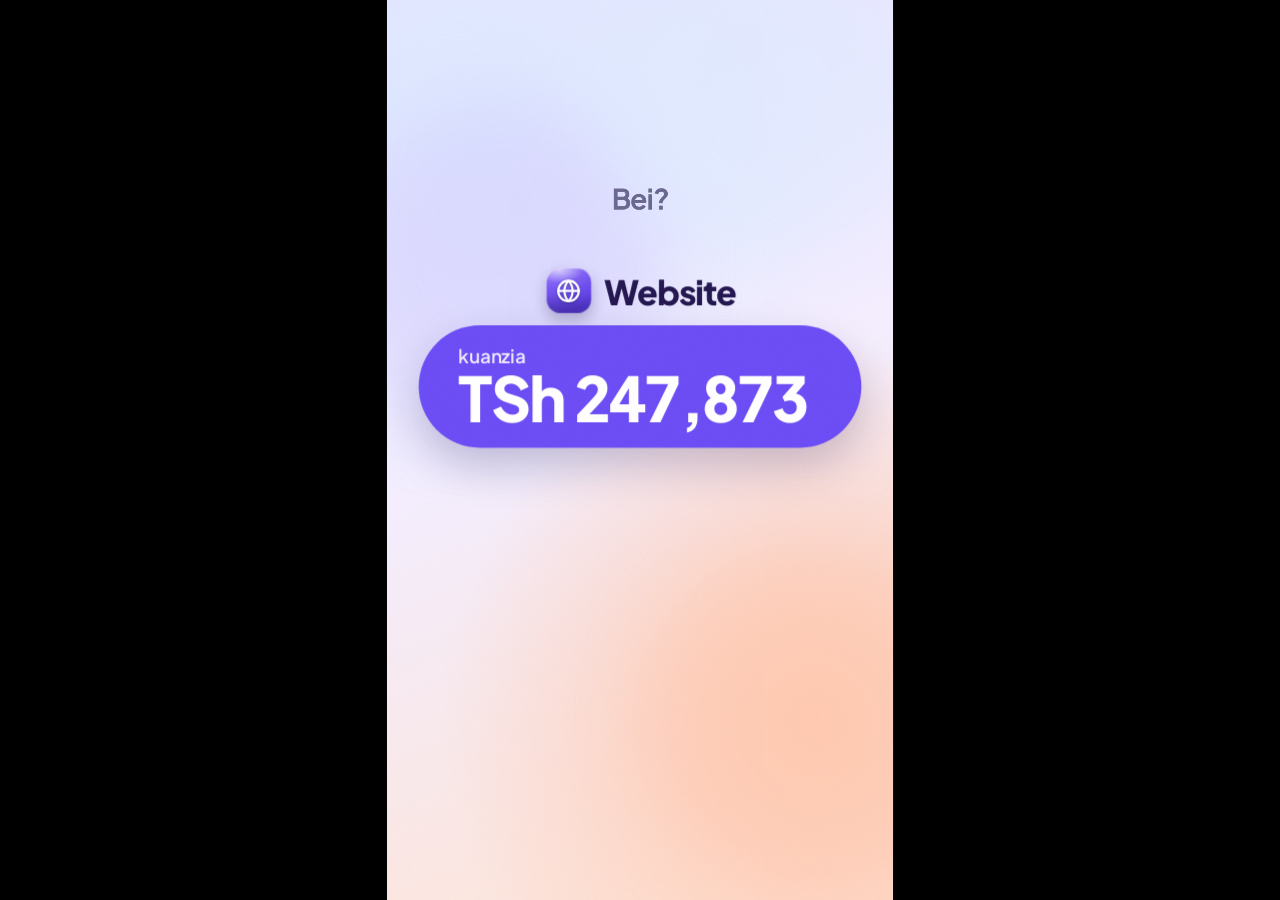
<file: bnd-ad/S13_prices.html>
<!doctype html>
<html lang="sw"><head><meta charset="utf-8"><meta name="viewport" content="width=device-width,initial-scale=1">
<title>B&D v9 · S13 · prices</title>
<link rel="preconnect" href="https://fonts.googleapis.com"><link rel="preconnect" href="https://fonts.gstatic.com" crossorigin>
<link href="https://fonts.googleapis.com/css2?family=Plus+Jakarta+Sans:wght@500;600;700;800&family=Bodoni+Moda:ital,wght@0,700;1,500&display=swap" rel="stylesheet">
<style>
*{box-sizing:border-box;margin:0;padding:0}
html,body{width:100%;height:100%;background:#000;overflow:hidden}
body{font-family:"Plus Jakarta Sans","Avenir Next","Segoe UI",system-ui,sans-serif;-webkit-font-smoothing:antialiased;color:#F2F5F8}
#stage{position:absolute;left:50%;top:50%;width:1080px;height:1920px;margin:-960px 0 0 -540px;overflow:hidden;background:#05070A;transform-origin:50% 50%}
.L{position:absolute;left:0;top:0;width:1080px;height:1920px}
#bg{z-index:1}#bgf{z-index:2;pointer-events:none}#cam{z-index:3;transform-origin:540px 960px}
#fg{z-index:4;pointer-events:none;transform-origin:540px 960px}#grain{z-index:5;pointer-events:none}#dbg{z-index:9;pointer-events:none}
.abs{position:absolute}
.blob{position:absolute;width:700px;height:700px;border-radius:50%;filter:blur(80px);opacity:.5}
/* ---------- kinetic text ---------- */
.line{position:absolute;left:0;width:1080px;height:0;transform-origin:50% 50%}
.line .li{position:absolute;left:0;top:0;width:100%;text-align:center;transform:translateY(-50%)}
.line .lin{display:inline-flex;gap:.22em;white-space:nowrap;align-items:center;letter-spacing:-.03em;line-height:1}
.line .w{display:inline-block;position:relative}
.line .w.hp{padding:.06em .32em;margin:0 -.04em}
.line .wm{display:inline-block;overflow:hidden;padding:.1em .1em .22em;margin:-.1em -.1em -.22em;vertical-align:top;position:relative}
.line .wi{display:inline-block;will-change:transform}
.line .pb{position:absolute;left:0;top:-.02em;bottom:-.04em;width:100%;border-radius:999px;transform-origin:0 50%;transform:scaleX(0)}
/* ---------- logo ---------- */
.logo{display:inline-flex;align-items:center;font-family:"Bodoni Moda","Didot","Bodoni 72",Georgia,serif;letter-spacing:.02em;line-height:1;white-space:nowrap;position:relative}
.logo .lB,.logo .lD{display:inline-block;font-weight:700}
.logo .lA{display:inline-block;font-style:italic;font-weight:500;font-size:1.32em;margin:0 .1em 0 .06em;position:relative;top:.04em;background:linear-gradient(160deg,#FDE68A,#E2BF85 40%,#B7793E);-webkit-background-clip:text;background-clip:text;color:transparent;-webkit-text-fill-color:transparent}
.logo.dk .lB,.logo.dk .lD{color:#F6ECDC}.logo.br .lB,.logo.br .lD{color:#24164F}
.swc{position:absolute;left:-4%;right:-4%;top:-10%;bottom:-10%;overflow:hidden;pointer-events:none;-webkit-mask-image:linear-gradient(90deg,transparent,#000 10%,#000 90%,transparent),linear-gradient(180deg,transparent,#000 30%,#000 70%,transparent);-webkit-mask-composite:source-in;mask-image:linear-gradient(90deg,transparent,#000 10%,#000 90%,transparent),linear-gradient(180deg,transparent,#000 30%,#000 70%,transparent);mask-composite:intersect}
.swb{position:absolute;top:0;left:0;width:26%;height:100%;background:linear-gradient(90deg,rgba(255,255,255,0),rgba(255,255,255,1),rgba(255,255,255,0));transform:skewX(-20deg);mix-blend-mode:soft-light}
/* ---------- phone ---------- */
.ph3{position:absolute;left:0;top:0;width:1080px;height:1920px;perspective:2400px;perspective-origin:540px 960px;pointer-events:none}
.ph{position:absolute;left:240px;width:600px;height:1240px;border-radius:96px;padding:2px;background:linear-gradient(160deg,#3A3D48,#15161C);transform-origin:50% 50%}
.ph.dk{box-shadow:0 50px 120px rgba(0,0,0,.65),0 0 60px rgba(20,184,166,.12)}
.ph.br{box-shadow:0 40px 90px rgba(36,22,79,.18),0 12px 28px rgba(36,22,79,.10)}
.ph .phin{position:absolute;inset:2px;border-radius:94px;background:#0E0F14;box-shadow:inset 0 1px 0 rgba(255,255,255,.06)}
.ph .btn{position:absolute;width:6px;border-radius:3px;background:#2A2C35}
.ph .scr{position:absolute;left:18px;top:18px;width:564px;height:1204px;border-radius:80px;overflow:hidden;background:#fff}
.ph .isl{position:absolute;left:207px;top:26px;width:150px;height:44px;border-radius:22px;background:#000;z-index:30}
.ph .sb{position:absolute;left:0;top:0;width:564px;height:96px;z-index:29;font-weight:700;font-size:26px;line-height:26px}
.ph .sb .tm{position:absolute;left:52px;top:35px}
.ph .sb .ic{position:absolute;right:48px;top:35px;display:flex;gap:10px;align-items:center;height:26px}
.ph .glare{position:absolute;inset:0;z-index:31;pointer-events:none;background:linear-gradient(135deg,rgba(255,255,255,.08) 0%,rgba(255,255,255,0) 34%)}
.pg{position:absolute;left:0;top:0;width:564px;height:1204px;overflow:hidden}
/* ---------- tap ring ---------- */
.tap{position:absolute;left:0;top:0;width:0;height:0}
.tap .td{position:absolute;left:-45px;top:-45px;width:90px;height:90px;border-radius:50%}
.tap .tr{position:absolute;left:-45px;top:-45px;width:90px;height:90px;border-radius:50%;border:4px solid;opacity:0}
.tap.dk .td{background:rgba(255,255,255,.35)}.tap.dk .tr{border-color:rgba(255,255,255,.7)}
.tap.br .td{background:rgba(36,22,79,.18)}.tap.br .tr{border-color:rgba(36,22,79,.45)}
/* ---------- cards ---------- */
.nc{position:absolute;border-radius:36px;padding:26px 30px;display:flex;gap:24px;align-items:center;transform-origin:50% 50%}
.nc.dk{background:rgba(17,24,33,.86);border:1px solid rgba(255,255,255,.08);box-shadow:0 50px 120px rgba(0,0,0,.65),inset 0 1px 0 rgba(255,255,255,.06);backdrop-filter:blur(20px);color:#F2F5F8}
.nc.br{background:rgba(255,255,255,.88);border:1px solid #fff;box-shadow:0 40px 90px rgba(36,22,79,.18),0 12px 28px rgba(36,22,79,.10);backdrop-filter:blur(20px);color:#24164F}
.nc .ni{width:72px;height:72px;border-radius:20px;flex:none;display:flex;align-items:center;justify-content:center;position:relative}
.nc .nt{font-size:34px;font-weight:700;line-height:1.15}
.nc .nb{font-size:30px;font-weight:500;line-height:1.2;opacity:.8}
.nc .nm{font-size:24px;font-weight:500;opacity:.55;margin-left:auto;align-self:flex-start;white-space:nowrap}
.nc .ping{position:absolute;inset:0;border-radius:20px;border:3px solid;opacity:0}
.fl{position:absolute;inset:0;border-radius:inherit;box-shadow:inset 0 0 44px 8px rgba(255,255,255,.95);opacity:0;pointer-events:none}
.pill{display:inline-flex;align-items:center;justify-content:center;white-space:nowrap;border-radius:999px;font-weight:700}
.ico{display:inline-block;vertical-align:middle;flex:none}
.tab{font-variant-numeric:tabular-nums}
.noteRow{font-style:italic;font-weight:500;color:#2A2A2A;white-space:nowrap}


</style></head><body>
<div id="stage"><div id="bg" class="L"></div><div id="bgf" class="L"></div><div id="cam" class="L"></div><div id="fg" class="L"></div><div id="grain" class="L"></div><div id="dbg" class="L"></div></div>
<script>
/* ===== TIMINGS (edit these numbers to retime a beat) ===== */
const T={kicker:0.00,price1:0.40,slide1:2.00,price2:2.25,slide2:3.80,bigger:4.05,exit:6.00,end:6.50};
const D={kicker:0.40,pill:0.35,count:0.80,slide:0.25,cascade:2.45,exitD:0.50};
const SFX=[{t:0.00,name:"whoosh-soft"},{t:0.40,name:"pill-grow"},{t:0.55,name:"counter-roll"},{t:1.40,name:"cash-ding"},{t:2.00,name:"slide"},{t:2.40,name:"counter-roll"},{t:3.20,name:"cash-ding"},{t:3.80,name:"slide"},{t:4.05,name:"cascade-whoosh"},{t:4.60,name:"hit-soft"}];
/* ============================ CORE (shared engine) ============================ */
const clamp=(x,a=0,b=1)=>Math.min(b,Math.max(a,x));
const lerp=(a,b,p)=>a+(b-a)*p;
function bez(x1,y1,x2,y2){ // cubic-bezier(x1,y1,x2,y2) → easing function
  const cx=3*x1,bx=3*(x2-x1)-cx,ax=1-cx-bx,cy=3*y1,by=3*(y2-y1)-cy,ay=1-cy-by;
  const sx=t=>((ax*t+bx)*t+cx)*t, sy=t=>((ay*t+by)*t+cy)*t, dsx=t=>(3*ax*t+2*bx)*t+cx;
  return x=>{ if(x<=0)return 0; if(x>=1)return 1; let t=x;
    for(let i=0;i<8;i++){ const d=sx(t)-x; if(Math.abs(d)<1e-5)break; t-=d/(dsx(t)||1e-6); }
    return sy(clamp(t)); };
}
const E={ out:bez(.16,1,.3,1), pop:bez(.34,1.56,.64,1), inOut:bez(.65,0,.35,1),
          snap:bez(.7,0,.2,1), soft:bez(.33,0,.67,1), in:bez(.55,0,1,.45), pop2:bez(.3,2.1,.55,1), lin:x=>x };
// eased progress of a move that starts at s and lasts d seconds
const P=(t,s,d,ease=E.out)=>ease(clamp((t-s)/d));

/* ---------- misc helpers ---------- */
const Q=new URLSearchParams(location.search);
const DEBUG=Q.get('debug')==='1';
function mulberry32(a){return function(){a|=0;a=a+0x6D2B79F5|0;let t=Math.imul(a^a>>>15,1|a);t=t+Math.imul(t^t>>>7,61|t)^t;return((t^t>>>14)>>>0)/4294967296;}}
const RND=mulberry32(7);               // seeded, computed ONCE at load
const $=id=>document.getElementById(id);
function h(html){const d=document.createElement('div');d.innerHTML=html.trim();return d.firstElementChild;}
function add(parent,html){const d=document.createElement('div');d.innerHTML=html.trim();const f=d.firstElementChild;while(d.firstChild)parent.appendChild(d.firstChild);return f;} // appends ALL root nodes, returns the first element
const fmt=n=>Math.round(n).toString().replace(/\B(?=(\d{3})+(?!\d))/g,',');
const typed=(s,t,start,cps)=>s.slice(0,clamp(Math.floor((t-start)*cps),0,s.length));
const caret=t=>(Math.floor(t*2.2)%2===0);
const sin=(t,period,ph=0)=>Math.sin((t/period+ph)*Math.PI*2);
/* transform+opacity+filter setter. x,y,z px · s,sx,sy scale · r(z) rx ry deg · o opacity · b blur px · br brightness */
function tf(e,o){
  let t='';
  if(o.x||o.y||o.z)t+=`translate3d(${(o.x||0).toFixed(2)}px,${(o.y||0).toFixed(2)}px,${(o.z||0).toFixed(2)}px) `;
  if(o.rx)t+=`rotateX(${o.rx.toFixed(3)}deg) `;
  if(o.ry)t+=`rotateY(${o.ry.toFixed(3)}deg) `;
  if(o.r)t+=`rotate(${o.r.toFixed(3)}deg) `;
  if(o.skx)t+=`skewX(${o.skx}deg) `;
  if(o.s!==undefined&&o.sx===undefined&&o.sy===undefined)t+=`scale(${o.s.toFixed(4)}) `;
  else if(o.sx!==undefined||o.sy!==undefined)t+=`scale(${(o.sx??o.s??1).toFixed(4)},${(o.sy??o.s??1).toFixed(4)}) `;
  e.style.transform=t||'none';
  if(o.o!==undefined)e.style.opacity=clamp(o.o).toFixed(3);
  let f='';
  if(o.b)f+=`blur(${o.b.toFixed(2)}px) `;
  if(o.br!==undefined&&o.br!==1)f+=`brightness(${o.br}) `;
  e.style.filter=f||'none';
}
/* stroke-draw helper for paths with pathLength=1 (hides the round-cap dot before the draw starts) */
function draw(e,p){e.style.strokeDasharray='1';e.style.strokeDashoffset=(1-p).toFixed(4);e.style.opacity=p>.001?1:0;}
const vis=(e,on)=>{e.style.visibility=on?'visible':'hidden';};

/* ---------- palette ---------- */
const C={ dbg:'#05070A',dbg2:'#0B1016',dpanel:'#111821',dpanel2:'#18212C',dtext:'#F2F5F8',dmuted:'#8A97A6',teal:'#14B8A6',cyan:'#22D3EE',pain:'#FF4D5E',amber:'#F5B544',
  lilac:'#E9E3FF',lilac2:'#D6CBFF',peach:'#FFE4D6',peach2:'#FFC9B0',blue:'#DCEBFF',ink:'#24164F',navy:'#1B1F4B',violet:'#6C4CF5',coral:'#FF8A65',success:'#22C55E',muted:'#6B6890' };
const PILLS={teal:['#14B8A6','#041014'],pain:['#FF4D5E','#ffffff'],amber:['#F5B544','#1A1200'],violet:['#6C4CF5','#ffffff'],peach:['#FFC9B0','#24164F'],success:['#22C55E','#ffffff'],coral:['#FF8A65','#ffffff']};
const DARK_WASH='radial-gradient(circle at 50% 42%,rgba(20,184,166,0.14),transparent 58%),radial-gradient(circle at 80% 85%,rgba(34,211,238,0.08),transparent 50%)';
const BRIGHT_BG='radial-gradient(circle at 18% 16%,#DCEBFF 0%,transparent 42%),radial-gradient(circle at 85% 80%,#FFC9B0 0%,transparent 45%),linear-gradient(160deg,#E9E3FF 0%,#F4EEFF 45%,#FFE4D6 100%)';

/* ---------- glyph icons (24-grid strokes) + glossy 3D-style tiles ---------- */
const G={
 search:'<circle cx="11" cy="11" r="7"/><path d="M20 20l-4-4"/>',
 phone:'<path d="M22 16.92v3a2 2 0 0 1-2.18 2 19.79 19.79 0 0 1-8.63-3.07 19.5 19.5 0 0 1-6-6 19.79 19.79 0 0 1-3.07-8.67A2 2 0 0 1 4.11 2h3a2 2 0 0 1 2 1.72 12.84 12.84 0 0 0 .7 2.81 2 2 0 0 1-.45 2.11L8.09 9.91a16 16 0 0 0 6 6l1.27-1.27a2 2 0 0 1 2.11-.45 12.84 12.84 0 0 0 2.81.7A2 2 0 0 1 22 16.92z"/>',
 calendar:'<rect x="3" y="4" width="18" height="18" rx="3"/><path d="M16 2v4M8 2v4M3 10h18"/>',
 globe:'<circle cx="12" cy="12" r="10"/><path d="M2 12h20"/><path d="M12 2a15.3 15.3 0 0 1 4 10 15.3 15.3 0 0 1-4 10 15.3 15.3 0 0 1-4-10 15.3 15.3 0 0 1 4-10z"/>',
 bell:'<path d="M6 8a6 6 0 0 1 12 0c0 7 3 9 3 9H3s3-2 3-9"/><path d="M10.3 21a1.94 1.94 0 0 0 3.4 0"/>',
 chart:'<path d="M3 3v18h18"/><path d="M8 16v-3M13 16V8M18 16v-6"/>',
 window:'<rect x="2" y="4" width="20" height="16" rx="3"/><path d="M2 9h20"/>',
 mobile:'<rect x="6" y="2" width="12" height="20" rx="3"/><path d="M11 18h2"/>',
 check:'<path d="M5 13l4 4L19 7"/>',
 star:'<polygon points="12 2 15.09 8.26 22 9.27 17 14.14 18.18 21.02 12 17.77 5.82 21.02 7 14.14 2 9.27 8.91 8.26 12 2"/>',
 pin:'<path d="M20 10c0 6-8 12-8 12S4 16 4 10a8 8 0 0 1 16 0z"/><circle cx="12" cy="10" r="3"/>',
 clock:'<circle cx="12" cy="12" r="10"/><path d="M12 6v6l4 2"/>',
 download:'<path d="M21 15v4a2 2 0 0 1-2 2H5a2 2 0 0 1-2-2v-4M7 10l5 5 5-5M12 15V3"/>',
 send:'<path d="M22 2L11 13"/><path d="M22 2l-7 20-4-9-9-4 20-7z"/>',
 back:'<path d="M19 12H5M12 19l-7-7 7-7"/>',
 chat:'<path d="M21 11.5a8.4 8.4 0 0 1-9 8.4 8.5 8.5 0 0 1-3.8-.9L3 21l1.9-5.1A8.4 8.4 0 0 1 3.9 11.5 8.5 8.5 0 0 1 12.4 3 8.4 8.4 0 0 1 21 11.5z"/>',
 box:'<path d="M21 8l-9-5-9 5v8l9 5 9-5z"/><path d="M3 8l9 5 9-5M12 13v8"/>',
 cart:'<circle cx="9" cy="20" r="1.5"/><circle cx="18" cy="20" r="1.5"/><path d="M2 3h3l3 12h11l2-8H6"/>',
 home:'<path d="M3 11l9-8 9 8"/><path d="M5 10v10h14V10"/><path d="M10 20v-6h4v6"/>',
 list:'<path d="M8 6h13M8 12h13M8 18h13"/><circle cx="3.5" cy="6" r="1"/><circle cx="3.5" cy="12" r="1"/><circle cx="3.5" cy="18" r="1"/>',
 user:'<circle cx="12" cy="8" r="4"/><path d="M4 21a8 8 0 0 1 16 0"/>',
 x:'<path d="M6 6l12 12M18 6L6 18"/>',
 sparkle:'<path d="M12 3l2 6 6 2-6 2-2 6-2-6-6-2 6-2z"/>',
 tag:'<path d="M20 12l-8 8-9-9V3h8z"/><circle cx="7.5" cy="7.5" r="1.5"/>',
 truck:'<path d="M1 4h13v12H1zM14 8h5l4 4v4h-9"/><circle cx="6" cy="18" r="2"/><circle cx="18" cy="18" r="2"/>',
 grad:'<path d="M2 9l10-5 10 5-10 5z"/><path d="M6 11v5c2 2 10 2 12 0v-5"/>',
 bed:'<path d="M3 18V6M3 14h18v4M21 14v-3a3 3 0 0 0-3-3h-7v6"/><circle cx="7" cy="11" r="1.5"/>',
};
function ico(name,size=32,color='currentColor',sw=2){return `<svg class="ico" width="${size}" height="${size}" viewBox="0 0 24 24" fill="none" stroke="${color}" stroke-width="${sw}" stroke-linecap="round" stroke-linejoin="round">${G[name]||''}</svg>`;}
let _gid=0;
function gloss(name,c1,c2,size=160,glyph=true){ // glossy rounded-square 3D-feel tile
  const id='g'+(_gid++);
  return `<svg class="ico" width="${size}" height="${size}" viewBox="0 0 100 100" style="overflow:visible;filter:drop-shadow(0 14px 16px rgba(36,22,79,.26))"><defs>
  <linearGradient id="${id}a" x1="0" y1="0" x2=".35" y2="1"><stop offset="0" stop-color="${c1}"/><stop offset="1" stop-color="${c2}"/></linearGradient>
  <linearGradient id="${id}b" x1="0" y1="0" x2="0" y2="1"><stop offset=".55" stop-color="#000" stop-opacity="0"/><stop offset="1" stop-color="#000" stop-opacity=".22"/></linearGradient>
  <radialGradient id="${id}h" cx=".28" cy=".05" r=".9"><stop offset="0" stop-color="#fff" stop-opacity=".7"/><stop offset=".6" stop-color="#fff" stop-opacity=".05"/><stop offset="1" stop-color="#fff" stop-opacity="0"/></radialGradient></defs>
  <rect x="4" y="4" width="92" height="92" rx="29" fill="url(#${id}a)"/><rect x="4" y="4" width="92" height="92" rx="29" fill="url(#${id}b)"/>
  <rect x="4" y="4" width="92" height="50" rx="29" fill="url(#${id}h)"/><rect x="4.5" y="4.5" width="91" height="91" rx="28.5" fill="none" stroke="#fff" stroke-opacity=".5"/>
  ${glyph?`<g transform="translate(24,25) scale(2.1)" stroke="#fff" stroke-width="2.1" fill="none" stroke-linecap="round" stroke-linejoin="round" style="filter:drop-shadow(0 1px 1px rgba(0,0,0,.25))">${G[name]||''}</g>`:''}</svg>`;
}
/* ---------- logo ---------- */
function logoHTML(size,tone){return `<span class="logo ${tone==='dk'?'dk':'br'}" style="font-size:${size}px"><span class="lB">B</span><span class="lA">&amp;</span><span class="lD">D</span></span>`;}
function logoSweep(logoEl,t,s,d=.35){ // light sweep across a .logo (needs .swc>.swb inside)
  const b=logoEl.querySelector('.swb'); if(!b)return; const p=P(t,s,d,E.inOut);
  b.style.transform=`translateX(${lerp(-60,420,p)*1}%) skewX(-20deg)`; b.style.opacity=(t>=s&&t<=s+d)?1:0;
}
function mkLogo(parent,size,tone,style=''){
  const wrap=add(parent,`<div class="abs" style="${style}">${logoHTML(size,tone)}<div class="swc"><div class="swb"></div></div></div>`);
  return {wrap,logo:wrap.querySelector('.logo'),B:wrap.querySelector('.lB'),A:wrap.querySelector('.lA'),D:wrap.querySelector('.lD')};
}
function offsetIn(el,anc){let x=0,y=0;while(el&&el!==anc){x+=el.offsetLeft;y+=el.offsetTop;el=el.offsetParent;}return{x,y};}

/* ---------- kinetic text: word by word with masks + pills ---------- */
const _fitters=[];
function mkLine(parent,o){
  // o: {y, size, weight=800, color, words:[str | {t,pill}], maxW=960, theme}
  const wrap=add(parent,`<div class="line" style="top:${o.y}px"><div class="li" style="font-size:${o.size}px;font-weight:${o.weight||800};color:${o.color||'#fff'}"><div class="lin"></div></div></div>`);
  const lin=wrap.querySelector('.lin'), words=[];
  for(const wd of o.words){
    const t=typeof wd==='string'?wd:wd.t, pill=typeof wd==='string'?null:wd.pill, fs=typeof wd==='string'?1:(wd.fs||1);
    const w=add(lin,`<span class="w${pill?' hp':''}" style="font-size:${fs}em">${pill?'<span class="pb"></span>':''}<span class="wm"><span class="wi">${t}</span></span></span>`);
    const pb=w.querySelector('.pb'),wi=w.querySelector('.wi');
    if(pill){const pc=PILLS[pill];pb.style.background=pc[0];wi.style.color=pc[1];}
    words.push({w,wi,pb,pill,wm:w.querySelector('.wm')});
  }
  const L={wrap,words,y:o.y,size:o.size,li:wrap.querySelector('.li'),lin};
  _fitters.push(()=>{wrap.querySelector('.li').style.fontSize=o.size+'px';const w=lin.offsetWidth;const mx=o.maxW||960;if(w>mx)wrap.querySelector('.li').style.fontSize=(o.size*mx/w).toFixed(2)+'px';});
  return L;
}
/* renders a line at time t. s = start of first word; opts:{stag=.07, starts:[..], ex (exit start), exD, dy} */
function renderLine(L,t,s,opts={}){
  const stag=opts.stag??.07,dur=.32;
  L.words.forEach((W,i)=>{
    const ws=opts.starts?opts.starts[i]:s+i*stag;
    const ts=W.pill?ws+.08:ws;
    const p=P(t,ts,dur,E.pop), op=clamp((t-ts)/(dur*.4));
    W.wi.style.transform=`translateY(${((1-p)*60).toFixed(2)}%) scale(${lerp(.86,1,p).toFixed(4)})`;
    W.wi.style.opacity=op.toFixed(3);
    if(W.pb)W.pb.style.transform=`scaleX(${P(t,ws,.30,E.out).toFixed(4)})`;
  });
  let y=opts.dy||0,o=1,b=0;
  if(opts.ex!==undefined){const p=P(t,opts.ex,opts.exD||.28,E.in);y+=-.3*L.size*p;o=1-p;b=8*p;}
  tf(L.wrap,{y,o,b});
}
function lineEnd(L,s,opts={}){return s+(L.words.length-1)*(opts.stag??.07)+.4;}

/* ---------- background layers ---------- */
function mkBright(parent){
  const root=add(parent,`<div class="L" style="background:${BRIGHT_BG}"></div>`);
  const bl=[['#D6CBFF',-140,180,1,0],['#FFC9B0',520,1240,2,.25],['#DCEBFF',420,-120,1,.5]].map(([c,x,y,k,ph])=>{const b=add(root,`<div class="blob" style="background:${c};left:${x}px;top:${y}px"></div>`);return{b,x,y,k,ph};});
  return {root,render(t,dur){bl.forEach((B,i)=>{const a=36;const dx=a*sin(t,dur/B.k,0),dy=a*Math.sin(2*Math.PI*B.k*t/dur+B.ph*6.28)-a*Math.sin(B.ph*6.28);B.b.style.transform=`translate(${dx.toFixed(2)}px,${dy.toFixed(2)}px)`;});}};
}
function mkDark(parent){
  const root=add(parent,`<div class="L" style="background:${DARK_WASH},#05070A"></div>`);
  return {root};
}
const GRAIN="url(\"data:image/svg+xml;utf8,<svg xmlns='http://www.w3.org/2000/svg' width='300' height='300'><filter id='n'><feTurbulence type='fractalNoise' baseFrequency='0.9' numOctaves='2' seed='7' stitchTiles='stitch'/><feColorMatrix type='saturate' values='0'/></filter><rect width='300' height='300' filter='url(%23n)'/></svg>\")";

/* ---------- phone mockup (Bible F) ---------- */
function mkPhone(parent,o){
  // o:{cy, theme:'dk'|'br', ink, bg, z}
  const root=add(parent,`<div class="ph3" ${o.z?`style="z-index:${o.z}"`:''}></div>`);
  const ink=o.ink||(o.theme==='dk'?'#F2F5F8':'#24164F');
  const body=add(root,`<div class="ph ${o.theme}" style="top:${o.cy-620}px"><div class="phin"></div>
    <i class="btn" style="left:-4px;top:210px;height:70px"></i><i class="btn" style="left:-4px;top:310px;height:110px"></i><i class="btn" style="right:-4px;top:290px;height:150px"></i>
    <div class="scr" style="background:${o.bg||'#fff'}"><div class="pgs"></div>
      <div class="sb" style="color:${ink}"><span class="tm">09:41</span><span class="ic">
        <svg width="34" height="22" viewBox="0 0 34 22" fill="${ink}"><rect x="0" y="14" width="6" height="8" rx="1.5"/><rect x="9" y="9" width="6" height="13" rx="1.5"/><rect x="18" y="4" width="6" height="18" rx="1.5"/><rect x="27" y="0" width="6" height="22" rx="1.5"/></svg>
        <svg width="30" height="22" viewBox="0 0 30 22" fill="none" stroke="${ink}" stroke-width="3" stroke-linecap="round"><path d="M3 8a17 17 0 0 1 24 0"/><path d="M8 13a10 10 0 0 1 14 0"/><circle cx="15" cy="18" r="1.6" fill="${ink}"/></svg>
        <svg width="46" height="22" viewBox="0 0 46 22" fill="none"><rect x="1" y="1" width="38" height="20" rx="6" stroke="${ink}" stroke-opacity=".5" stroke-width="2"/><rect x="4" y="4" width="28" height="14" rx="3.5" fill="${ink}"/><rect x="41" y="7" width="3.5" height="8" rx="1.7" fill="${ink}" fill-opacity=".5"/></svg></span></div>
      <div class="isl"></div><div class="glare"></div></div></div>`);
  const scr=body.querySelector('.scr'), pgs=body.querySelector('.pgs');
  const S={root,body,scr,pgs,cy:o.cy,st:{x:0,y:0,s:1,rx:0,ry:0,rz:0},
    apply(st){S.st=Object.assign({x:0,y:0,s:1,rx:0,ry:0,rz:0},st);const a=S.st;
      body.style.transform=`translate3d(${a.x}px,${a.y}px,0) rotateX(${a.rx}deg) rotateY(${a.ry}deg) rotateZ(${a.rz}deg) scale(${a.s})`;
      root.style.opacity=a.o===undefined?1:clamp(a.o);
      body.style.filter=a.b?`blur(${a.b}px)`:'none';},
    // map a point on the screen (0..564, 0..1204) to stage px under the current transform + 2400 perspective
    proj(sx,sy){return projectPhone(S.st,S.cy,sx-282,sy-602+0);},
    projBody(bx,by){return projectPhone(S.st,S.cy,bx-300,by-620);}};
  return S;
}
function projectPhone(st,cy,px,py){
  const rx=st.rx*Math.PI/180,ry=st.ry*Math.PI/180,rz=st.rz*Math.PI/180;
  let x=px*st.s,y=py*st.s,z=0,t;
  t=x*Math.cos(rz)-y*Math.sin(rz);y=x*Math.sin(rz)+y*Math.cos(rz);x=t;                 // rotateZ
  t=x*Math.cos(ry)+z*Math.sin(ry);z=-x*Math.sin(ry)+z*Math.cos(ry);x=t;                 // rotateY
  t=y*Math.cos(rx)-z*Math.sin(rx);z=y*Math.sin(rx)+z*Math.cos(rx);y=t;                  // rotateX
  const X=540+st.x+x, Y=cy+st.y+y, d=2400, k=d/(d-z);
  return {x:540+(X-540)*k, y:960+(Y-960)*k, k};
}

/* ---------- finger-tap ring (Bible E6) ---------- */
function mkTap(parent,theme){return add(parent,`<div class="tap ${theme}"><div class="tr"></div><div class="td"></div></div>`);}
function tapRender(tap,t,pos,presses,o=1){
  // pos {x,y}; presses [times]
  let sc=1,rp=0,ro=0;
  for(const pt of presses){const dt=t-pt;if(dt<0)continue;
    if(dt<.12)sc=1-.18*E.out(dt/.12);else if(dt<.30)sc=.82+.18*E.pop((dt-.12)/.18);
    if(dt<.45){rp=lerp(.6,1.8,E.out(dt/.45));ro=lerp(.6,0,E.out(dt/.45));}}
  tap.style.transform=`translate(${pos.x.toFixed(2)}px,${pos.y.toFixed(2)}px)`;tap.style.opacity=o;
  tap.firstChild.style.transform=`scale(${rp})`;tap.firstChild.style.opacity=ro;tap.lastChild.style.transform=`scale(${sc})`;
}
/* button squash 1→.94→1 after a tap */
function squash(t,pt){const dt=t-pt;if(dt<0||dt>.4)return 1;if(dt<.1)return lerp(1,.94,E.out(dt/.1));return lerp(.94,1,E.pop((dt-.1)/.3));}

/* ---------- notification card (Bible I) ---------- */
function ncardHTML(o){ // {theme, icon(html), title, body, time, w, x, y}
  return `<div class="nc ${o.theme}" style="width:${o.w}px;${o.style||''}"><div class="ni" style="background:${o.iconBg||'#25A06B'}">${o.icon||ico('chat',38,'#fff')}<i class="ping" style="border-color:${o.pingColor||'#25A06B'}"></i></div>
   <div style="min-width:0"><div class="nt">${o.title}</div><div class="nb">${o.body||''}</div></div>${o.time?`<div class="nm">${o.time}</div>`:''}<i class="fl"></i></div>`;
}
function cardPop(card,t,s,base={}){ // overshoot pop + flash + ping, returns progress 0..1 for visibility
  const p=P(t,s,.45,E.pop2), sc=lerp(.85,1,p), op=clamp((t-s)/.12);
  const fl=card.querySelector('.fl'),pg=card.querySelector('.ping');
  if(fl)fl.style.opacity=(.3*(1-clamp((t-s)/.2))*(t>=s?1:0)).toFixed(3);
  if(pg){const q=clamp((t-s)/.5);pg.style.transform=`scale(${lerp(1,1.6,E.out(q))})`;pg.style.opacity=t>=s?(lerp(.5,0,q)).toFixed(3):0;}
  return {y:(1-P(t,s,.45,E.pop))*50+(base.y||0),s:sc*(base.s||1),o:op*(base.o===undefined?1:base.o)};
}

/* ---------- floating DOF helper ---------- */
function bob(t,seed,ampx=10,ampy=14,per=3.2){return {x:ampx*Math.sin(2*Math.PI*(t/per+seed*.37)),y:ampy*Math.sin(2*Math.PI*(t/(per*1.17)+seed*.61)),r:3*Math.sin(2*Math.PI*(t/(per*1.4)+seed*.23))};}
function mkFloat(parent,html,x,y,w,h_,style=''){return add(parent,`<div class="abs" style="left:${x-w/2}px;top:${y-h_/2}px;width:${w}px;height:${h_}px;display:flex;align-items:center;justify-content:center;${style}">${html}</div>`);}

/* ============================ BOOT / TRANSPORT ============================ */
function boot(cfg){
  const dur=cfg.duration;
  const stage=$('stage'),bgL=$('bg'),bgf=$('bgf'),cam=$('cam'),fg=$('fg'),grain=$('grain'),dbg=$('dbg');
  const ctx={stage,bg:bgL,bgf,cam,fg,grain,dur,T:cfg.T};
  function fit(){const k=Math.min(innerWidth/1080,innerHeight/1920);stage.style.transform=`scale(${k})`;ctx.k=k;}
  addEventListener('resize',fit);fit();
  grain.style.cssText+=`;background-image:${GRAIN};background-size:300px 300px;opacity:${cfg.grain??.04}`;
  if(cfg.bg==='bright'){ctx.bright=mkBright(bgL);}else if(cfg.bg==='dark'){ctx.dark=mkDark(bgL);}
  cfg.build(ctx);
  // debug overlay
  let dbgT=null,dbgB=null;
  if(DEBUG){
    dbg.innerHTML=`<div class="abs" style="left:60px;top:0;width:1px;height:1920px;background:rgba(255,0,0,.55)"></div><div class="abs" style="left:1020px;top:0;width:1px;height:1920px;background:rgba(255,0,0,.55)"></div>
    <div class="abs" style="left:0;top:250px;width:1080px;height:1px;background:rgba(255,0,0,.55)"></div><div class="abs" style="left:0;top:1570px;width:1080px;height:1px;background:rgba(255,0,0,.55)"></div>
    <div id="dbgbox" class="abs" style="left:70px;top:90px;padding:10px 16px;background:rgba(0,0,0,.7);color:#7CFF9C;font:600 28px/1.2 ui-monospace,Menlo,monospace;border-radius:10px"></div>`;
    dbgT=$('dbgbox');
  }
  const labels=Object.entries(cfg.T).filter(([k,v])=>typeof v==='number').sort((a,b)=>a[1]-b[1]);
  window.__duration=dur;
  window.__labels=Object.assign({},cfg.T);
  window.__sfx=cfg.sfx||[];
  let cur=0,playing=false,last=0;const loop=Q.get('loop')!=='0';
  function render(t){
    const p=E.soft(clamp(t/dur));
    // constant slow push-in 1.00→1.06 with ±6px sine micro-drift (zero at both ends)
    const extra=cfg.camExtra?cfg.camExtra(t):{};
    const dy=6*Math.sin(2*Math.PI*t/dur*2);
    const rx=extra.rx||0, cs=(cfg.noPush?1:1+.06*p)*(extra.s||1);
    cam.style.transform=`perspective(2400px) rotateX(${rx}deg) translate3d(${(extra.x||0)}px,${dy+(extra.y||0)}px,0) scale(${cs.toFixed(5)})`;
    fg.style.transform=`translate3d(0,${(dy*1.5).toFixed(2)}px,0) scale(${(1+.09*p).toFixed(5)})`;
    bgf.style.transform=`translate3d(0,${(dy*.5).toFixed(2)}px,0) scale(${(1+.03*p).toFixed(5)})`;
    if(ctx.bright)ctx.bright.render(t,dur);
    cfg.render(t,ctx,p);
    if(dbgT){let lb='';for(const [k,v] of labels)if(v<=t+1e-6)lb=k;dbgT.textContent=`t=${t.toFixed(2)}  ${lb}`;}
  }
  function frame(now){if(!playing)return;cur+=(now-last)/1000;last=now;
    if(cur>=dur){if(loop)cur=cur%dur;else{cur=dur;playing=false;}}
    render(cur);if(playing)requestAnimationFrame(frame);}
  window.__pause=()=>{playing=false;};
  window.__play=()=>{if(playing)return;if(cur>=dur)cur=0;playing=true;last=performance.now();requestAnimationFrame(frame);};
  window.__seek=t=>{window.__pause();cur=clamp(t,0,dur);render(cur);};
  addEventListener('keydown',e=>{
    if(e.code==='Space'){e.preventDefault();playing?window.__pause():window.__play();}
    else if(e.code==='ArrowRight'){window.__seek(cur+1/30);}
    else if(e.code==='ArrowLeft'){window.__seek(cur-1/30);}
  });
  render(0);
  const fams=cfg.fonts||['800 100px "Plus Jakarta Sans"','700 100px "Plus Jakarta Sans"','600 100px "Plus Jakarta Sans"','500 100px "Plus Jakarta Sans"','700 100px "Bodoni Moda"','italic 500 100px "Bodoni Moda"'];
  const loads=fams.map(f=>document.fonts.load(f,'Aa&Bb').catch(()=>{}));
  Promise.race([Promise.allSettled(loads).then(()=>document.fonts.ready),new Promise(r=>setTimeout(r,5000))]).then(()=>{
    _fitters.forEach(f=>f());if(cfg.afterFonts)cfg.afterFonts(ctx);
    const tt=Q.get('t');
    if(tt!==null){window.__seek(parseFloat(tt));}else{render(0);}
    window.__ready=true;
    if(tt===null)window.__play();
  });
}


/* ===== SCENE ===== */
/* SCENE 13 — PRICES + BIGGER SYSTEMS (bright). Prices are always written in full: "TSh 250,000" / "TSh 500,000". */
let gK,g1,g2,gC,pills=[],nums=[],labs=[],spark=[],cols=[],panel,pl0,pl1,pl2,kick,sizeFix={};
function pill(parent,y,color,final,labelHTML,id){
  const lab=add(parent,`<div class="abs" style="left:0;top:${y-255}px;width:1080px;display:flex;align-items:center;justify-content:center;gap:24px;font-size:${id?64:72}px;font-weight:800;letter-spacing:-.03em;color:#24164F;white-space:nowrap">${labelHTML}</div>`);
  const box=add(parent,`<div class="abs" style="left:70px;top:${y-130}px;width:940px;height:260px;transform-origin:30% 50%"><div class="pb" style="position:absolute;inset:0;border-radius:999px;background:${color};box-shadow:0 40px 90px rgba(36,22,79,.22);transform-origin:0 50%;transform:scaleX(0)"></div>
    <div class="ct" style="position:absolute;left:84px;top:0;height:260px;display:flex;flex-direction:column;justify-content:center;color:#fff;opacity:0"><div style="font-size:40px;font-weight:600;opacity:.88;line-height:1.1">kuanzia</div><div class="num tab" style="font-size:132px;font-weight:800;letter-spacing:-.03em;line-height:1;white-space:nowrap">TSh 0</div></div></div>`);
  return {lab,box,pb:box.querySelector('.pb'),ct:box.querySelector('.ct'),num:box.querySelector('.num'),final};
}
function ui(k){ // phone-shaped project cards, shape-only UIs
  const hd=(c)=>`<div class="abs" style="left:0;top:0;width:300px;height:96px;background:${c}"></div><div class="abs" style="left:112px;top:18px;width:76px;height:22px;border-radius:11px;background:#000"></div>`;
  const row=(y,w,c='#EEE9FC')=>`<div class="abs" style="left:24px;top:${y}px;width:${w}px;height:20px;border-radius:10px;background:${c}"></div>`;
  let b='';
  if(k===0){b=hd('#24164F')+[0,1,2,3].map(i=>`<div class="abs" style="left:${24+(i%2)*132}px;top:${124+Math.floor(i/2)*132}px;width:120px;height:120px;border-radius:24px;background:${['#D6CBFF','#FFC9B0','#DCEBFF','#CFE8DD'][i]}"></div>`).join('')+row(420,252)+row(456,170)+`<div class="abs" style="left:24px;top:520px;width:252px;height:72px;border-radius:999px;background:#6C4CF5"></div>`;}
  if(k===1){b=hd('#139A6A')+[0,1,2,3,4].map(i=>`<div class="abs" style="left:24px;top:${120+i*96}px;width:252px;height:76px;border-radius:20px;background:#F6F4FF"><div class="abs" style="left:16px;top:16px;width:44px;height:44px;border-radius:12px;background:#E4DEFA"></div><div class="abs" style="left:74px;top:18px;width:${100+i*14}px;height:14px;border-radius:7px;background:#E4DEFA"></div><div class="abs" style="left:74px;top:44px;width:${60+i*12}px;height:12px;border-radius:6px;background:${i===1?'#FF8A65':'#C9F0DA'}"></div></div>`).join('');}
  if(k===2){b=hd('#6C4CF5')+`<svg class="abs" style="left:70px;top:130px" width="160" height="160" viewBox="0 0 160 160"><circle cx="80" cy="80" r="62" fill="none" stroke="#EEE9FC" stroke-width="20"/><circle cx="80" cy="80" r="62" fill="none" stroke="#22C55E" stroke-width="20" stroke-linecap="round" stroke-dasharray="270 400" transform="rotate(-90 80 80)"/></svg>`+[0,1,2,3].map(i=>row(330+i*64,252-i*20)).join('');}
  if(k===3){b=`<div class="abs" style="left:0;top:0;width:300px;height:460px;background:#DCEBFF"></div><svg class="abs" style="left:0;top:0" width="300" height="460" fill="none" stroke="#fff" stroke-width="16" stroke-linecap="round"><path d="M-10 120L120 160L200 300L320 330M60 -10L110 470M240 -10L200 470"/><path d="M40 400C90 330 130 250 230 110" stroke="#6C4CF5" stroke-width="10" stroke-dasharray="4 18"/></svg><div class="abs" style="left:206px;top:70px;width:48px;height:48px;border-radius:50% 50% 50% 0;transform:rotate(-45deg);background:#FF8A65"></div><div class="abs" style="left:0;top:440px;width:300px;height:180px;border-radius:32px 32px 0 0;background:#fff">${row(34,200)}${row(70,130)}<div class="abs" style="left:24px;top:108px;width:252px;height:44px;border-radius:999px;background:#6C4CF5"></div></div>`+hd('rgba(255,255,255,0)');}
  if(k===4){b=`<div class="abs" style="left:0;top:0;width:300px;height:260px;background:linear-gradient(160deg,#9C84FF,#FF8A65)"></div><div class="abs" style="left:112px;top:18px;width:76px;height:22px;border-radius:11px;background:#000"></div>`+[0,1,2,3,4,5,6,7].map(i=>`<div class="abs" style="left:${24+(i%4)*66}px;top:${300+Math.floor(i/4)*82}px;width:54px;height:54px;border-radius:16px;background:${['#D6CBFF','#FFC9B0','#DCEBFF','#CFE8DD'][i%4]}"></div>`).join('')+row(480,200)+row(516,130);}
  if(k===5){b=hd('#0F3A3B')+[...Array(28)].map((_,i)=>{const r=Math.floor(i/7),c=i%7,on=i>=9&&i<=13;return `<div class="abs" style="left:${14+c*38}px;top:${126+r*54}px;width:32px;height:40px;border-radius:10px;background:${on?'#6C4CF5':'#F3F0FF'}"></div>`;}).join('')+row(400,252)+`<div class="abs" style="left:24px;top:450px;width:252px;height:84px;border-radius:20px;background:#E9E3FF"></div>`;}
  return `<div class="abs" style="left:0;top:0;width:300px;height:620px;border-radius:40px;background:#fff;box-shadow:0 30px 70px rgba(36,22,79,.2),0 0 0 6px #fff;overflow:hidden">${b}</div>`;
}
boot({duration:T.end,T,sfx:SFX,bg:'bright',grain:.03,
 build(ctx){
  g1=add(ctx.cam,'<div class="L"></div>');g2=add(ctx.cam,'<div class="L"></div>');gC=add(ctx.cam,'<div class="L"></div>');
  kick=mkLine(g1,{y:420,size:60,weight:700,color:'#6B6890',words:['Bei?']});
  pills[0]=pill(g1,820,'#6C4CF5','TSh 250,000',`${gloss('globe','#8C6CFF','#5A3AE0',104)}<span>Website</span>`);
  pills[1]=pill(g2,820,'#FF8A65','TSh 500,000',`${gloss('calendar','#FFB27A','#F0623A',96)}<span>Booking au web app</span>`,1);
  for(let i=0;i<8;i++){const a=RND()*6.283,d=120+RND()*140;spark.push({a,d,e:add(g1,`<div class="abs" style="left:0;top:0;opacity:0">${ico('sparkle',46,'#FFD36B',2).replace('fill="none"','fill="#FFE08A"')}</div>`)});}
  // cascade: 3 columns of phone-shaped cards (outer 1x blurred, centre 1.4x sharp)
  const cfg=[{x:180,s:1,b:6,y0:1850,y1:-420,order:[0,3,1,4]},{x:540,s:1.4,b:0,y0:2200,y1:-1150,order:[2,5,0,3]},{x:900,s:1,b:6,y0:1950,y1:-520,order:[4,1,5,2]}];
  cfg.forEach(c=>{const col=add(gC,`<div class="abs" style="left:${c.x-150}px;top:0;width:300px;height:3000px;transform-origin:150px 0"></div>`);c.order.forEach((k,i)=>{const e=add(col,`<div class="abs" style="left:0;top:${i*660}px;width:300px;height:620px"></div>`);e.innerHTML=ui(k);});cols.push({col,...c});});
  panel=add(ctx.fg,`<div class="abs" style="left:90px;top:1090px;width:900px;height:330px;border-radius:48px;background:rgba(255,255,255,.82);backdrop-filter:blur(24px);box-shadow:0 40px 90px rgba(36,22,79,.18),inset 0 0 0 1px #fff"></div>`);
  pl0=mkLine(ctx.fg,{y:1166,size:80,color:'#24164F',words:['Mifumo','mikubwa?'],maxW:800});
  pl1=mkLine(ctx.fg,{y:1260,size:52,weight:700,color:'#24164F',words:['Tunakupa','bei','baada','ya'],maxW:800});
  pl2=mkLine(ctx.fg,{y:1330,size:52,weight:700,color:'#24164F',words:['kuelewa',{t:'mahitaji&nbsp;yako.',pill:'peach'}],maxW:800});
 },
 afterFonts(){ // lock the number size so the biggest string fits the pill without digit jitter
  pills.forEach(p=>{p.num.textContent=p.final;p.num.style.fontSize='132px';const w=p.num.offsetWidth,mx=800;if(w>mx)p.num.style.fontSize=(132*mx/w)+'px';p.num.style.minWidth=p.num.offsetWidth+'px';p.num.textContent='TSh 0';});
 },
 render(t,ctx){
  const ex=P(t,T.exit,D.exitD,E.in);
  const s1=P(t,T.slide1,D.slide,E.snap),s2=P(t,T.slide2,D.slide,E.snap);
  tf(g1,{y:-1300*s1});tf(g2,{y:(1-s1)*1300-1300*s2});tf(gC,{y:(1-s2)*1500});
  renderLine(kick,t,T.kicker,{});
  // price 1 — Website: pill grows, number counts, lands at ~1.40 with a pop + sparkle
  const run=(p,s,land,i)=>{const pg=P(t,s,D.pill,E.out);p.pb.style.transform=`scaleX(${pg})`;
    const cp=P(t,s+.2,D.count,E.out);p.num.textContent='TSh '+fmt(+p.final.replace(/\D/g,'')*cp);
    p.ct.style.opacity=clamp((t-s-.08)/.12);const lp=P(t,land,.4,E.pop);const sc=t>=land?lerp(1.04,1,lp):1;tf(p.box,{s:sc});
    const lb=P(t,s-.1,.4,E.out);tf(p.lab,{y:(1-lb)*50,o:clamp((t-s+.1)/.2)});};
  run(pills[0],T.price1,1.40);run(pills[1],T.price2,3.20);
  spark.forEach((s,i)=>{const q=clamp((t-1.4)/.6),e=E.out(q);tf(s.e,{x:800+Math.cos(s.a)*s.d*e,y:760+Math.sin(s.a)*s.d*e,s:Math.sin(Math.PI*q)*1.1,r:q*120,o:t<1.4?0:1});});
  // bigger systems: vertical cascade in 3 columns, E.soft, then speeds up on exit
  const q=P(t,T.bigger,D.cascade,E.soft);
  cols.forEach(c=>{const y=lerp(c.y0,c.y1,q)-(c.s>1?1:.7)*900*ex*ex;tf(c.col,{y,s:c.s,b:c.b,o:(1-ex)});});
  tf(panel,{y:(1-P(t,4.3,.55,E.out))*500-0,o:clamp((t-4.3)/.3)*(1-ex)});
  const pe=1-ex;
  renderLine(pl0,t,4.40,{ex:T.exit,exD:.3,stag:.1});renderLine(pl1,t,4.60,{ex:T.exit,exD:.3});renderLine(pl2,t,4.60+4*.07,{ex:T.exit,exD:.3,stag:.1});
 }});
</script></body></html>
</file>
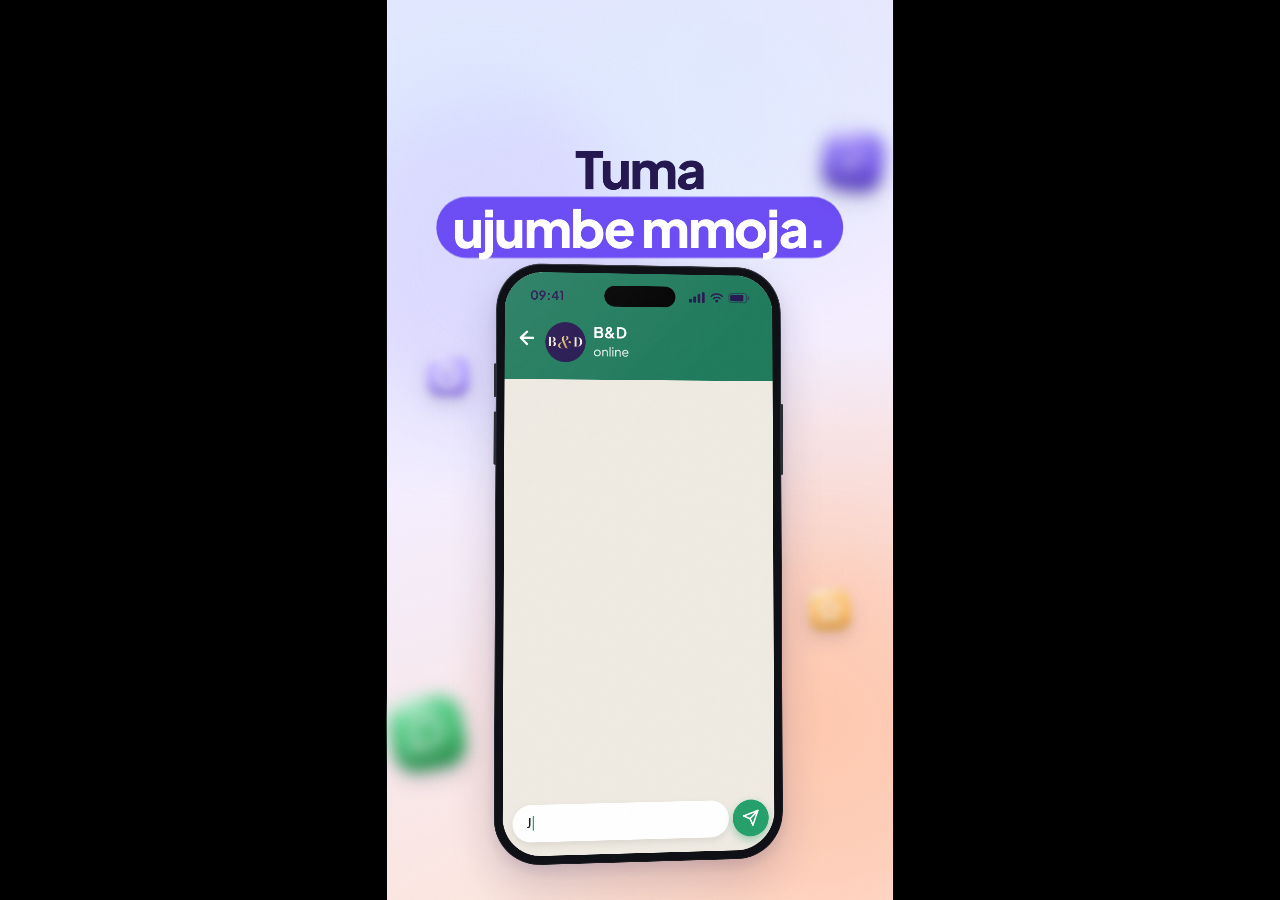
<file: bnd-ad/S14_whatsapp_end.html>
<!doctype html>
<html lang="sw"><head><meta charset="utf-8"><meta name="viewport" content="width=device-width,initial-scale=1">
<title>B&D v9 · S14 · whatsapp end</title>
<link rel="preconnect" href="https://fonts.googleapis.com"><link rel="preconnect" href="https://fonts.gstatic.com" crossorigin>
<link href="https://fonts.googleapis.com/css2?family=Plus+Jakarta+Sans:wght@500;600;700;800&family=Bodoni+Moda:ital,wght@0,700;1,500&display=swap" rel="stylesheet">
<style>
*{box-sizing:border-box;margin:0;padding:0}
html,body{width:100%;height:100%;background:#000;overflow:hidden}
body{font-family:"Plus Jakarta Sans","Avenir Next","Segoe UI",system-ui,sans-serif;-webkit-font-smoothing:antialiased;color:#F2F5F8}
#stage{position:absolute;left:50%;top:50%;width:1080px;height:1920px;margin:-960px 0 0 -540px;overflow:hidden;background:#05070A;transform-origin:50% 50%}
.L{position:absolute;left:0;top:0;width:1080px;height:1920px}
#bg{z-index:1}#bgf{z-index:2;pointer-events:none}#cam{z-index:3;transform-origin:540px 960px}
#fg{z-index:4;pointer-events:none;transform-origin:540px 960px}#grain{z-index:5;pointer-events:none}#dbg{z-index:9;pointer-events:none}
.abs{position:absolute}
.blob{position:absolute;width:700px;height:700px;border-radius:50%;filter:blur(80px);opacity:.5}
/* ---------- kinetic text ---------- */
.line{position:absolute;left:0;width:1080px;height:0;transform-origin:50% 50%}
.line .li{position:absolute;left:0;top:0;width:100%;text-align:center;transform:translateY(-50%)}
.line .lin{display:inline-flex;gap:.22em;white-space:nowrap;align-items:center;letter-spacing:-.03em;line-height:1}
.line .w{display:inline-block;position:relative}
.line .w.hp{padding:.06em .32em;margin:0 -.04em}
.line .wm{display:inline-block;overflow:hidden;padding:.1em .1em .22em;margin:-.1em -.1em -.22em;vertical-align:top;position:relative}
.line .wi{display:inline-block;will-change:transform}
.line .pb{position:absolute;left:0;top:-.02em;bottom:-.04em;width:100%;border-radius:999px;transform-origin:0 50%;transform:scaleX(0)}
/* ---------- logo ---------- */
.logo{display:inline-flex;align-items:center;font-family:"Bodoni Moda","Didot","Bodoni 72",Georgia,serif;letter-spacing:.02em;line-height:1;white-space:nowrap;position:relative}
.logo .lB,.logo .lD{display:inline-block;font-weight:700}
.logo .lA{display:inline-block;font-style:italic;font-weight:500;font-size:1.32em;margin:0 .1em 0 .06em;position:relative;top:.04em;background:linear-gradient(160deg,#FDE68A,#E2BF85 40%,#B7793E);-webkit-background-clip:text;background-clip:text;color:transparent;-webkit-text-fill-color:transparent}
.logo.dk .lB,.logo.dk .lD{color:#F6ECDC}.logo.br .lB,.logo.br .lD{color:#24164F}
.swc{position:absolute;left:-4%;right:-4%;top:-10%;bottom:-10%;overflow:hidden;pointer-events:none;-webkit-mask-image:linear-gradient(90deg,transparent,#000 10%,#000 90%,transparent),linear-gradient(180deg,transparent,#000 30%,#000 70%,transparent);-webkit-mask-composite:source-in;mask-image:linear-gradient(90deg,transparent,#000 10%,#000 90%,transparent),linear-gradient(180deg,transparent,#000 30%,#000 70%,transparent);mask-composite:intersect}
.swb{position:absolute;top:0;left:0;width:26%;height:100%;background:linear-gradient(90deg,rgba(255,255,255,0),rgba(255,255,255,1),rgba(255,255,255,0));transform:skewX(-20deg);mix-blend-mode:soft-light}
/* ---------- phone ---------- */
.ph3{position:absolute;left:0;top:0;width:1080px;height:1920px;perspective:2400px;perspective-origin:540px 960px;pointer-events:none}
.ph{position:absolute;left:240px;width:600px;height:1240px;border-radius:96px;padding:2px;background:linear-gradient(160deg,#3A3D48,#15161C);transform-origin:50% 50%}
.ph.dk{box-shadow:0 50px 120px rgba(0,0,0,.65),0 0 60px rgba(20,184,166,.12)}
.ph.br{box-shadow:0 40px 90px rgba(36,22,79,.18),0 12px 28px rgba(36,22,79,.10)}
.ph .phin{position:absolute;inset:2px;border-radius:94px;background:#0E0F14;box-shadow:inset 0 1px 0 rgba(255,255,255,.06)}
.ph .btn{position:absolute;width:6px;border-radius:3px;background:#2A2C35}
.ph .scr{position:absolute;left:18px;top:18px;width:564px;height:1204px;border-radius:80px;overflow:hidden;background:#fff}
.ph .isl{position:absolute;left:207px;top:26px;width:150px;height:44px;border-radius:22px;background:#000;z-index:30}
.ph .sb{position:absolute;left:0;top:0;width:564px;height:96px;z-index:29;font-weight:700;font-size:26px;line-height:26px}
.ph .sb .tm{position:absolute;left:52px;top:35px}
.ph .sb .ic{position:absolute;right:48px;top:35px;display:flex;gap:10px;align-items:center;height:26px}
.ph .glare{position:absolute;inset:0;z-index:31;pointer-events:none;background:linear-gradient(135deg,rgba(255,255,255,.08) 0%,rgba(255,255,255,0) 34%)}
.pg{position:absolute;left:0;top:0;width:564px;height:1204px;overflow:hidden}
/* ---------- tap ring ---------- */
.tap{position:absolute;left:0;top:0;width:0;height:0}
.tap .td{position:absolute;left:-45px;top:-45px;width:90px;height:90px;border-radius:50%}
.tap .tr{position:absolute;left:-45px;top:-45px;width:90px;height:90px;border-radius:50%;border:4px solid;opacity:0}
.tap.dk .td{background:rgba(255,255,255,.35)}.tap.dk .tr{border-color:rgba(255,255,255,.7)}
.tap.br .td{background:rgba(36,22,79,.18)}.tap.br .tr{border-color:rgba(36,22,79,.45)}
/* ---------- cards ---------- */
.nc{position:absolute;border-radius:36px;padding:26px 30px;display:flex;gap:24px;align-items:center;transform-origin:50% 50%}
.nc.dk{background:rgba(17,24,33,.86);border:1px solid rgba(255,255,255,.08);box-shadow:0 50px 120px rgba(0,0,0,.65),inset 0 1px 0 rgba(255,255,255,.06);backdrop-filter:blur(20px);color:#F2F5F8}
.nc.br{background:rgba(255,255,255,.88);border:1px solid #fff;box-shadow:0 40px 90px rgba(36,22,79,.18),0 12px 28px rgba(36,22,79,.10);backdrop-filter:blur(20px);color:#24164F}
.nc .ni{width:72px;height:72px;border-radius:20px;flex:none;display:flex;align-items:center;justify-content:center;position:relative}
.nc .nt{font-size:34px;font-weight:700;line-height:1.15}
.nc .nb{font-size:30px;font-weight:500;line-height:1.2;opacity:.8}
.nc .nm{font-size:24px;font-weight:500;opacity:.55;margin-left:auto;align-self:flex-start;white-space:nowrap}
.nc .ping{position:absolute;inset:0;border-radius:20px;border:3px solid;opacity:0}
.fl{position:absolute;inset:0;border-radius:inherit;box-shadow:inset 0 0 44px 8px rgba(255,255,255,.95);opacity:0;pointer-events:none}
.pill{display:inline-flex;align-items:center;justify-content:center;white-space:nowrap;border-radius:999px;font-weight:700}
.ico{display:inline-block;vertical-align:middle;flex:none}
.tab{font-variant-numeric:tabular-nums}
.noteRow{font-style:italic;font-weight:500;color:#2A2A2A;white-space:nowrap}


</style></head><body>
<div id="stage"><div id="bg" class="L"></div><div id="bgf" class="L"></div><div id="cam" class="L"></div><div id="fg" class="L"></div><div id="grain" class="L"></div><div id="dbg" class="L"></div></div>
<script>
/* ===== TIMINGS (edit these numbers to retime a beat) ===== */
const WHATSAPP_NUMBER = "+255 617 502 185";   // ← ONE constant; the number is rendered from here everywhere
const T={headline:0.00,phoneIn:0.50,typing:1.10,send:2.90,sent:3.10,reply:3.70,pullBack:4.60,logo:5.00,tagline:5.60,ctaButton:6.10,instruction:6.50,hold:7.10,end:8.00};
const D={wordStag:0.07,phone:0.60,cps:29,tick:3.45,pull:0.60,logoSpin:0.45,cta:0.45};
const SFX=[{t:0.00,name:"whoosh-soft"},{t:0.40,name:"hit-bright"},{t:0.50,name:"phone-rise"},{t:1.10,name:"keyboard-typing"},{t:2.95,name:"send-whoosh"},{t:3.45,name:"tick"},{t:4.00,name:"msg-in"},{t:4.60,name:"portal-whoosh"},{t:5.00,name:"logo-ping"},{t:5.60,name:"shimmer"},{t:6.10,name:"pop"},{t:6.80,name:"soft-chime-final"}];
/* ============================ CORE (shared engine) ============================ */
const clamp=(x,a=0,b=1)=>Math.min(b,Math.max(a,x));
const lerp=(a,b,p)=>a+(b-a)*p;
function bez(x1,y1,x2,y2){ // cubic-bezier(x1,y1,x2,y2) → easing function
  const cx=3*x1,bx=3*(x2-x1)-cx,ax=1-cx-bx,cy=3*y1,by=3*(y2-y1)-cy,ay=1-cy-by;
  const sx=t=>((ax*t+bx)*t+cx)*t, sy=t=>((ay*t+by)*t+cy)*t, dsx=t=>(3*ax*t+2*bx)*t+cx;
  return x=>{ if(x<=0)return 0; if(x>=1)return 1; let t=x;
    for(let i=0;i<8;i++){ const d=sx(t)-x; if(Math.abs(d)<1e-5)break; t-=d/(dsx(t)||1e-6); }
    return sy(clamp(t)); };
}
const E={ out:bez(.16,1,.3,1), pop:bez(.34,1.56,.64,1), inOut:bez(.65,0,.35,1),
          snap:bez(.7,0,.2,1), soft:bez(.33,0,.67,1), in:bez(.55,0,1,.45), pop2:bez(.3,2.1,.55,1), lin:x=>x };
// eased progress of a move that starts at s and lasts d seconds
const P=(t,s,d,ease=E.out)=>ease(clamp((t-s)/d));

/* ---------- misc helpers ---------- */
const Q=new URLSearchParams(location.search);
const DEBUG=Q.get('debug')==='1';
function mulberry32(a){return function(){a|=0;a=a+0x6D2B79F5|0;let t=Math.imul(a^a>>>15,1|a);t=t+Math.imul(t^t>>>7,61|t)^t;return((t^t>>>14)>>>0)/4294967296;}}
const RND=mulberry32(7);               // seeded, computed ONCE at load
const $=id=>document.getElementById(id);
function h(html){const d=document.createElement('div');d.innerHTML=html.trim();return d.firstElementChild;}
function add(parent,html){const d=document.createElement('div');d.innerHTML=html.trim();const f=d.firstElementChild;while(d.firstChild)parent.appendChild(d.firstChild);return f;} // appends ALL root nodes, returns the first element
const fmt=n=>Math.round(n).toString().replace(/\B(?=(\d{3})+(?!\d))/g,',');
const typed=(s,t,start,cps)=>s.slice(0,clamp(Math.floor((t-start)*cps),0,s.length));
const caret=t=>(Math.floor(t*2.2)%2===0);
const sin=(t,period,ph=0)=>Math.sin((t/period+ph)*Math.PI*2);
/* transform+opacity+filter setter. x,y,z px · s,sx,sy scale · r(z) rx ry deg · o opacity · b blur px · br brightness */
function tf(e,o){
  let t='';
  if(o.x||o.y||o.z)t+=`translate3d(${(o.x||0).toFixed(2)}px,${(o.y||0).toFixed(2)}px,${(o.z||0).toFixed(2)}px) `;
  if(o.rx)t+=`rotateX(${o.rx.toFixed(3)}deg) `;
  if(o.ry)t+=`rotateY(${o.ry.toFixed(3)}deg) `;
  if(o.r)t+=`rotate(${o.r.toFixed(3)}deg) `;
  if(o.skx)t+=`skewX(${o.skx}deg) `;
  if(o.s!==undefined&&o.sx===undefined&&o.sy===undefined)t+=`scale(${o.s.toFixed(4)}) `;
  else if(o.sx!==undefined||o.sy!==undefined)t+=`scale(${(o.sx??o.s??1).toFixed(4)},${(o.sy??o.s??1).toFixed(4)}) `;
  e.style.transform=t||'none';
  if(o.o!==undefined)e.style.opacity=clamp(o.o).toFixed(3);
  let f='';
  if(o.b)f+=`blur(${o.b.toFixed(2)}px) `;
  if(o.br!==undefined&&o.br!==1)f+=`brightness(${o.br}) `;
  e.style.filter=f||'none';
}
/* stroke-draw helper for paths with pathLength=1 (hides the round-cap dot before the draw starts) */
function draw(e,p){e.style.strokeDasharray='1';e.style.strokeDashoffset=(1-p).toFixed(4);e.style.opacity=p>.001?1:0;}
const vis=(e,on)=>{e.style.visibility=on?'visible':'hidden';};

/* ---------- palette ---------- */
const C={ dbg:'#05070A',dbg2:'#0B1016',dpanel:'#111821',dpanel2:'#18212C',dtext:'#F2F5F8',dmuted:'#8A97A6',teal:'#14B8A6',cyan:'#22D3EE',pain:'#FF4D5E',amber:'#F5B544',
  lilac:'#E9E3FF',lilac2:'#D6CBFF',peach:'#FFE4D6',peach2:'#FFC9B0',blue:'#DCEBFF',ink:'#24164F',navy:'#1B1F4B',violet:'#6C4CF5',coral:'#FF8A65',success:'#22C55E',muted:'#6B6890' };
const PILLS={teal:['#14B8A6','#041014'],pain:['#FF4D5E','#ffffff'],amber:['#F5B544','#1A1200'],violet:['#6C4CF5','#ffffff'],peach:['#FFC9B0','#24164F'],success:['#22C55E','#ffffff'],coral:['#FF8A65','#ffffff']};
const DARK_WASH='radial-gradient(circle at 50% 42%,rgba(20,184,166,0.14),transparent 58%),radial-gradient(circle at 80% 85%,rgba(34,211,238,0.08),transparent 50%)';
const BRIGHT_BG='radial-gradient(circle at 18% 16%,#DCEBFF 0%,transparent 42%),radial-gradient(circle at 85% 80%,#FFC9B0 0%,transparent 45%),linear-gradient(160deg,#E9E3FF 0%,#F4EEFF 45%,#FFE4D6 100%)';

/* ---------- glyph icons (24-grid strokes) + glossy 3D-style tiles ---------- */
const G={
 search:'<circle cx="11" cy="11" r="7"/><path d="M20 20l-4-4"/>',
 phone:'<path d="M22 16.92v3a2 2 0 0 1-2.18 2 19.79 19.79 0 0 1-8.63-3.07 19.5 19.5 0 0 1-6-6 19.79 19.79 0 0 1-3.07-8.67A2 2 0 0 1 4.11 2h3a2 2 0 0 1 2 1.72 12.84 12.84 0 0 0 .7 2.81 2 2 0 0 1-.45 2.11L8.09 9.91a16 16 0 0 0 6 6l1.27-1.27a2 2 0 0 1 2.11-.45 12.84 12.84 0 0 0 2.81.7A2 2 0 0 1 22 16.92z"/>',
 calendar:'<rect x="3" y="4" width="18" height="18" rx="3"/><path d="M16 2v4M8 2v4M3 10h18"/>',
 globe:'<circle cx="12" cy="12" r="10"/><path d="M2 12h20"/><path d="M12 2a15.3 15.3 0 0 1 4 10 15.3 15.3 0 0 1-4 10 15.3 15.3 0 0 1-4-10 15.3 15.3 0 0 1 4-10z"/>',
 bell:'<path d="M6 8a6 6 0 0 1 12 0c0 7 3 9 3 9H3s3-2 3-9"/><path d="M10.3 21a1.94 1.94 0 0 0 3.4 0"/>',
 chart:'<path d="M3 3v18h18"/><path d="M8 16v-3M13 16V8M18 16v-6"/>',
 window:'<rect x="2" y="4" width="20" height="16" rx="3"/><path d="M2 9h20"/>',
 mobile:'<rect x="6" y="2" width="12" height="20" rx="3"/><path d="M11 18h2"/>',
 check:'<path d="M5 13l4 4L19 7"/>',
 star:'<polygon points="12 2 15.09 8.26 22 9.27 17 14.14 18.18 21.02 12 17.77 5.82 21.02 7 14.14 2 9.27 8.91 8.26 12 2"/>',
 pin:'<path d="M20 10c0 6-8 12-8 12S4 16 4 10a8 8 0 0 1 16 0z"/><circle cx="12" cy="10" r="3"/>',
 clock:'<circle cx="12" cy="12" r="10"/><path d="M12 6v6l4 2"/>',
 download:'<path d="M21 15v4a2 2 0 0 1-2 2H5a2 2 0 0 1-2-2v-4M7 10l5 5 5-5M12 15V3"/>',
 send:'<path d="M22 2L11 13"/><path d="M22 2l-7 20-4-9-9-4 20-7z"/>',
 back:'<path d="M19 12H5M12 19l-7-7 7-7"/>',
 chat:'<path d="M21 11.5a8.4 8.4 0 0 1-9 8.4 8.5 8.5 0 0 1-3.8-.9L3 21l1.9-5.1A8.4 8.4 0 0 1 3.9 11.5 8.5 8.5 0 0 1 12.4 3 8.4 8.4 0 0 1 21 11.5z"/>',
 box:'<path d="M21 8l-9-5-9 5v8l9 5 9-5z"/><path d="M3 8l9 5 9-5M12 13v8"/>',
 cart:'<circle cx="9" cy="20" r="1.5"/><circle cx="18" cy="20" r="1.5"/><path d="M2 3h3l3 12h11l2-8H6"/>',
 home:'<path d="M3 11l9-8 9 8"/><path d="M5 10v10h14V10"/><path d="M10 20v-6h4v6"/>',
 list:'<path d="M8 6h13M8 12h13M8 18h13"/><circle cx="3.5" cy="6" r="1"/><circle cx="3.5" cy="12" r="1"/><circle cx="3.5" cy="18" r="1"/>',
 user:'<circle cx="12" cy="8" r="4"/><path d="M4 21a8 8 0 0 1 16 0"/>',
 x:'<path d="M6 6l12 12M18 6L6 18"/>',
 sparkle:'<path d="M12 3l2 6 6 2-6 2-2 6-2-6-6-2 6-2z"/>',
 tag:'<path d="M20 12l-8 8-9-9V3h8z"/><circle cx="7.5" cy="7.5" r="1.5"/>',
 truck:'<path d="M1 4h13v12H1zM14 8h5l4 4v4h-9"/><circle cx="6" cy="18" r="2"/><circle cx="18" cy="18" r="2"/>',
 grad:'<path d="M2 9l10-5 10 5-10 5z"/><path d="M6 11v5c2 2 10 2 12 0v-5"/>',
 bed:'<path d="M3 18V6M3 14h18v4M21 14v-3a3 3 0 0 0-3-3h-7v6"/><circle cx="7" cy="11" r="1.5"/>',
};
function ico(name,size=32,color='currentColor',sw=2){return `<svg class="ico" width="${size}" height="${size}" viewBox="0 0 24 24" fill="none" stroke="${color}" stroke-width="${sw}" stroke-linecap="round" stroke-linejoin="round">${G[name]||''}</svg>`;}
let _gid=0;
function gloss(name,c1,c2,size=160,glyph=true){ // glossy rounded-square 3D-feel tile
  const id='g'+(_gid++);
  return `<svg class="ico" width="${size}" height="${size}" viewBox="0 0 100 100" style="overflow:visible;filter:drop-shadow(0 14px 16px rgba(36,22,79,.26))"><defs>
  <linearGradient id="${id}a" x1="0" y1="0" x2=".35" y2="1"><stop offset="0" stop-color="${c1}"/><stop offset="1" stop-color="${c2}"/></linearGradient>
  <linearGradient id="${id}b" x1="0" y1="0" x2="0" y2="1"><stop offset=".55" stop-color="#000" stop-opacity="0"/><stop offset="1" stop-color="#000" stop-opacity=".22"/></linearGradient>
  <radialGradient id="${id}h" cx=".28" cy=".05" r=".9"><stop offset="0" stop-color="#fff" stop-opacity=".7"/><stop offset=".6" stop-color="#fff" stop-opacity=".05"/><stop offset="1" stop-color="#fff" stop-opacity="0"/></radialGradient></defs>
  <rect x="4" y="4" width="92" height="92" rx="29" fill="url(#${id}a)"/><rect x="4" y="4" width="92" height="92" rx="29" fill="url(#${id}b)"/>
  <rect x="4" y="4" width="92" height="50" rx="29" fill="url(#${id}h)"/><rect x="4.5" y="4.5" width="91" height="91" rx="28.5" fill="none" stroke="#fff" stroke-opacity=".5"/>
  ${glyph?`<g transform="translate(24,25) scale(2.1)" stroke="#fff" stroke-width="2.1" fill="none" stroke-linecap="round" stroke-linejoin="round" style="filter:drop-shadow(0 1px 1px rgba(0,0,0,.25))">${G[name]||''}</g>`:''}</svg>`;
}
/* ---------- logo ---------- */
function logoHTML(size,tone){return `<span class="logo ${tone==='dk'?'dk':'br'}" style="font-size:${size}px"><span class="lB">B</span><span class="lA">&amp;</span><span class="lD">D</span></span>`;}
function logoSweep(logoEl,t,s,d=.35){ // light sweep across a .logo (needs .swc>.swb inside)
  const b=logoEl.querySelector('.swb'); if(!b)return; const p=P(t,s,d,E.inOut);
  b.style.transform=`translateX(${lerp(-60,420,p)*1}%) skewX(-20deg)`; b.style.opacity=(t>=s&&t<=s+d)?1:0;
}
function mkLogo(parent,size,tone,style=''){
  const wrap=add(parent,`<div class="abs" style="${style}">${logoHTML(size,tone)}<div class="swc"><div class="swb"></div></div></div>`);
  return {wrap,logo:wrap.querySelector('.logo'),B:wrap.querySelector('.lB'),A:wrap.querySelector('.lA'),D:wrap.querySelector('.lD')};
}
function offsetIn(el,anc){let x=0,y=0;while(el&&el!==anc){x+=el.offsetLeft;y+=el.offsetTop;el=el.offsetParent;}return{x,y};}

/* ---------- kinetic text: word by word with masks + pills ---------- */
const _fitters=[];
function mkLine(parent,o){
  // o: {y, size, weight=800, color, words:[str | {t,pill}], maxW=960, theme}
  const wrap=add(parent,`<div class="line" style="top:${o.y}px"><div class="li" style="font-size:${o.size}px;font-weight:${o.weight||800};color:${o.color||'#fff'}"><div class="lin"></div></div></div>`);
  const lin=wrap.querySelector('.lin'), words=[];
  for(const wd of o.words){
    const t=typeof wd==='string'?wd:wd.t, pill=typeof wd==='string'?null:wd.pill, fs=typeof wd==='string'?1:(wd.fs||1);
    const w=add(lin,`<span class="w${pill?' hp':''}" style="font-size:${fs}em">${pill?'<span class="pb"></span>':''}<span class="wm"><span class="wi">${t}</span></span></span>`);
    const pb=w.querySelector('.pb'),wi=w.querySelector('.wi');
    if(pill){const pc=PILLS[pill];pb.style.background=pc[0];wi.style.color=pc[1];}
    words.push({w,wi,pb,pill,wm:w.querySelector('.wm')});
  }
  const L={wrap,words,y:o.y,size:o.size,li:wrap.querySelector('.li'),lin};
  _fitters.push(()=>{wrap.querySelector('.li').style.fontSize=o.size+'px';const w=lin.offsetWidth;const mx=o.maxW||960;if(w>mx)wrap.querySelector('.li').style.fontSize=(o.size*mx/w).toFixed(2)+'px';});
  return L;
}
/* renders a line at time t. s = start of first word; opts:{stag=.07, starts:[..], ex (exit start), exD, dy} */
function renderLine(L,t,s,opts={}){
  const stag=opts.stag??.07,dur=.32;
  L.words.forEach((W,i)=>{
    const ws=opts.starts?opts.starts[i]:s+i*stag;
    const ts=W.pill?ws+.08:ws;
    const p=P(t,ts,dur,E.pop), op=clamp((t-ts)/(dur*.4));
    W.wi.style.transform=`translateY(${((1-p)*60).toFixed(2)}%) scale(${lerp(.86,1,p).toFixed(4)})`;
    W.wi.style.opacity=op.toFixed(3);
    if(W.pb)W.pb.style.transform=`scaleX(${P(t,ws,.30,E.out).toFixed(4)})`;
  });
  let y=opts.dy||0,o=1,b=0;
  if(opts.ex!==undefined){const p=P(t,opts.ex,opts.exD||.28,E.in);y+=-.3*L.size*p;o=1-p;b=8*p;}
  tf(L.wrap,{y,o,b});
}
function lineEnd(L,s,opts={}){return s+(L.words.length-1)*(opts.stag??.07)+.4;}

/* ---------- background layers ---------- */
function mkBright(parent){
  const root=add(parent,`<div class="L" style="background:${BRIGHT_BG}"></div>`);
  const bl=[['#D6CBFF',-140,180,1,0],['#FFC9B0',520,1240,2,.25],['#DCEBFF',420,-120,1,.5]].map(([c,x,y,k,ph])=>{const b=add(root,`<div class="blob" style="background:${c};left:${x}px;top:${y}px"></div>`);return{b,x,y,k,ph};});
  return {root,render(t,dur){bl.forEach((B,i)=>{const a=36;const dx=a*sin(t,dur/B.k,0),dy=a*Math.sin(2*Math.PI*B.k*t/dur+B.ph*6.28)-a*Math.sin(B.ph*6.28);B.b.style.transform=`translate(${dx.toFixed(2)}px,${dy.toFixed(2)}px)`;});}};
}
function mkDark(parent){
  const root=add(parent,`<div class="L" style="background:${DARK_WASH},#05070A"></div>`);
  return {root};
}
const GRAIN="url(\"data:image/svg+xml;utf8,<svg xmlns='http://www.w3.org/2000/svg' width='300' height='300'><filter id='n'><feTurbulence type='fractalNoise' baseFrequency='0.9' numOctaves='2' seed='7' stitchTiles='stitch'/><feColorMatrix type='saturate' values='0'/></filter><rect width='300' height='300' filter='url(%23n)'/></svg>\")";

/* ---------- phone mockup (Bible F) ---------- */
function mkPhone(parent,o){
  // o:{cy, theme:'dk'|'br', ink, bg, z}
  const root=add(parent,`<div class="ph3" ${o.z?`style="z-index:${o.z}"`:''}></div>`);
  const ink=o.ink||(o.theme==='dk'?'#F2F5F8':'#24164F');
  const body=add(root,`<div class="ph ${o.theme}" style="top:${o.cy-620}px"><div class="phin"></div>
    <i class="btn" style="left:-4px;top:210px;height:70px"></i><i class="btn" style="left:-4px;top:310px;height:110px"></i><i class="btn" style="right:-4px;top:290px;height:150px"></i>
    <div class="scr" style="background:${o.bg||'#fff'}"><div class="pgs"></div>
      <div class="sb" style="color:${ink}"><span class="tm">09:41</span><span class="ic">
        <svg width="34" height="22" viewBox="0 0 34 22" fill="${ink}"><rect x="0" y="14" width="6" height="8" rx="1.5"/><rect x="9" y="9" width="6" height="13" rx="1.5"/><rect x="18" y="4" width="6" height="18" rx="1.5"/><rect x="27" y="0" width="6" height="22" rx="1.5"/></svg>
        <svg width="30" height="22" viewBox="0 0 30 22" fill="none" stroke="${ink}" stroke-width="3" stroke-linecap="round"><path d="M3 8a17 17 0 0 1 24 0"/><path d="M8 13a10 10 0 0 1 14 0"/><circle cx="15" cy="18" r="1.6" fill="${ink}"/></svg>
        <svg width="46" height="22" viewBox="0 0 46 22" fill="none"><rect x="1" y="1" width="38" height="20" rx="6" stroke="${ink}" stroke-opacity=".5" stroke-width="2"/><rect x="4" y="4" width="28" height="14" rx="3.5" fill="${ink}"/><rect x="41" y="7" width="3.5" height="8" rx="1.7" fill="${ink}" fill-opacity=".5"/></svg></span></div>
      <div class="isl"></div><div class="glare"></div></div></div>`);
  const scr=body.querySelector('.scr'), pgs=body.querySelector('.pgs');
  const S={root,body,scr,pgs,cy:o.cy,st:{x:0,y:0,s:1,rx:0,ry:0,rz:0},
    apply(st){S.st=Object.assign({x:0,y:0,s:1,rx:0,ry:0,rz:0},st);const a=S.st;
      body.style.transform=`translate3d(${a.x}px,${a.y}px,0) rotateX(${a.rx}deg) rotateY(${a.ry}deg) rotateZ(${a.rz}deg) scale(${a.s})`;
      root.style.opacity=a.o===undefined?1:clamp(a.o);
      body.style.filter=a.b?`blur(${a.b}px)`:'none';},
    // map a point on the screen (0..564, 0..1204) to stage px under the current transform + 2400 perspective
    proj(sx,sy){return projectPhone(S.st,S.cy,sx-282,sy-602+0);},
    projBody(bx,by){return projectPhone(S.st,S.cy,bx-300,by-620);}};
  return S;
}
function projectPhone(st,cy,px,py){
  const rx=st.rx*Math.PI/180,ry=st.ry*Math.PI/180,rz=st.rz*Math.PI/180;
  let x=px*st.s,y=py*st.s,z=0,t;
  t=x*Math.cos(rz)-y*Math.sin(rz);y=x*Math.sin(rz)+y*Math.cos(rz);x=t;                 // rotateZ
  t=x*Math.cos(ry)+z*Math.sin(ry);z=-x*Math.sin(ry)+z*Math.cos(ry);x=t;                 // rotateY
  t=y*Math.cos(rx)-z*Math.sin(rx);z=y*Math.sin(rx)+z*Math.cos(rx);y=t;                  // rotateX
  const X=540+st.x+x, Y=cy+st.y+y, d=2400, k=d/(d-z);
  return {x:540+(X-540)*k, y:960+(Y-960)*k, k};
}

/* ---------- finger-tap ring (Bible E6) ---------- */
function mkTap(parent,theme){return add(parent,`<div class="tap ${theme}"><div class="tr"></div><div class="td"></div></div>`);}
function tapRender(tap,t,pos,presses,o=1){
  // pos {x,y}; presses [times]
  let sc=1,rp=0,ro=0;
  for(const pt of presses){const dt=t-pt;if(dt<0)continue;
    if(dt<.12)sc=1-.18*E.out(dt/.12);else if(dt<.30)sc=.82+.18*E.pop((dt-.12)/.18);
    if(dt<.45){rp=lerp(.6,1.8,E.out(dt/.45));ro=lerp(.6,0,E.out(dt/.45));}}
  tap.style.transform=`translate(${pos.x.toFixed(2)}px,${pos.y.toFixed(2)}px)`;tap.style.opacity=o;
  tap.firstChild.style.transform=`scale(${rp})`;tap.firstChild.style.opacity=ro;tap.lastChild.style.transform=`scale(${sc})`;
}
/* button squash 1→.94→1 after a tap */
function squash(t,pt){const dt=t-pt;if(dt<0||dt>.4)return 1;if(dt<.1)return lerp(1,.94,E.out(dt/.1));return lerp(.94,1,E.pop((dt-.1)/.3));}

/* ---------- notification card (Bible I) ---------- */
function ncardHTML(o){ // {theme, icon(html), title, body, time, w, x, y}
  return `<div class="nc ${o.theme}" style="width:${o.w}px;${o.style||''}"><div class="ni" style="background:${o.iconBg||'#25A06B'}">${o.icon||ico('chat',38,'#fff')}<i class="ping" style="border-color:${o.pingColor||'#25A06B'}"></i></div>
   <div style="min-width:0"><div class="nt">${o.title}</div><div class="nb">${o.body||''}</div></div>${o.time?`<div class="nm">${o.time}</div>`:''}<i class="fl"></i></div>`;
}
function cardPop(card,t,s,base={}){ // overshoot pop + flash + ping, returns progress 0..1 for visibility
  const p=P(t,s,.45,E.pop2), sc=lerp(.85,1,p), op=clamp((t-s)/.12);
  const fl=card.querySelector('.fl'),pg=card.querySelector('.ping');
  if(fl)fl.style.opacity=(.3*(1-clamp((t-s)/.2))*(t>=s?1:0)).toFixed(3);
  if(pg){const q=clamp((t-s)/.5);pg.style.transform=`scale(${lerp(1,1.6,E.out(q))})`;pg.style.opacity=t>=s?(lerp(.5,0,q)).toFixed(3):0;}
  return {y:(1-P(t,s,.45,E.pop))*50+(base.y||0),s:sc*(base.s||1),o:op*(base.o===undefined?1:base.o)};
}

/* ---------- floating DOF helper ---------- */
function bob(t,seed,ampx=10,ampy=14,per=3.2){return {x:ampx*Math.sin(2*Math.PI*(t/per+seed*.37)),y:ampy*Math.sin(2*Math.PI*(t/(per*1.17)+seed*.61)),r:3*Math.sin(2*Math.PI*(t/(per*1.4)+seed*.23))};}
function mkFloat(parent,html,x,y,w,h_,style=''){return add(parent,`<div class="abs" style="left:${x-w/2}px;top:${y-h_/2}px;width:${w}px;height:${h_}px;display:flex;align-items:center;justify-content:center;${style}">${html}</div>`);}

/* ============================ BOOT / TRANSPORT ============================ */
function boot(cfg){
  const dur=cfg.duration;
  const stage=$('stage'),bgL=$('bg'),bgf=$('bgf'),cam=$('cam'),fg=$('fg'),grain=$('grain'),dbg=$('dbg');
  const ctx={stage,bg:bgL,bgf,cam,fg,grain,dur,T:cfg.T};
  function fit(){const k=Math.min(innerWidth/1080,innerHeight/1920);stage.style.transform=`scale(${k})`;ctx.k=k;}
  addEventListener('resize',fit);fit();
  grain.style.cssText+=`;background-image:${GRAIN};background-size:300px 300px;opacity:${cfg.grain??.04}`;
  if(cfg.bg==='bright'){ctx.bright=mkBright(bgL);}else if(cfg.bg==='dark'){ctx.dark=mkDark(bgL);}
  cfg.build(ctx);
  // debug overlay
  let dbgT=null,dbgB=null;
  if(DEBUG){
    dbg.innerHTML=`<div class="abs" style="left:60px;top:0;width:1px;height:1920px;background:rgba(255,0,0,.55)"></div><div class="abs" style="left:1020px;top:0;width:1px;height:1920px;background:rgba(255,0,0,.55)"></div>
    <div class="abs" style="left:0;top:250px;width:1080px;height:1px;background:rgba(255,0,0,.55)"></div><div class="abs" style="left:0;top:1570px;width:1080px;height:1px;background:rgba(255,0,0,.55)"></div>
    <div id="dbgbox" class="abs" style="left:70px;top:90px;padding:10px 16px;background:rgba(0,0,0,.7);color:#7CFF9C;font:600 28px/1.2 ui-monospace,Menlo,monospace;border-radius:10px"></div>`;
    dbgT=$('dbgbox');
  }
  const labels=Object.entries(cfg.T).filter(([k,v])=>typeof v==='number').sort((a,b)=>a[1]-b[1]);
  window.__duration=dur;
  window.__labels=Object.assign({},cfg.T);
  window.__sfx=cfg.sfx||[];
  let cur=0,playing=false,last=0;const loop=Q.get('loop')!=='0';
  function render(t){
    const p=E.soft(clamp(t/dur));
    // constant slow push-in 1.00→1.06 with ±6px sine micro-drift (zero at both ends)
    const extra=cfg.camExtra?cfg.camExtra(t):{};
    const dy=6*Math.sin(2*Math.PI*t/dur*2);
    const rx=extra.rx||0, cs=(cfg.noPush?1:1+.06*p)*(extra.s||1);
    cam.style.transform=`perspective(2400px) rotateX(${rx}deg) translate3d(${(extra.x||0)}px,${dy+(extra.y||0)}px,0) scale(${cs.toFixed(5)})`;
    fg.style.transform=`translate3d(0,${(dy*1.5).toFixed(2)}px,0) scale(${(1+.09*p).toFixed(5)})`;
    bgf.style.transform=`translate3d(0,${(dy*.5).toFixed(2)}px,0) scale(${(1+.03*p).toFixed(5)})`;
    if(ctx.bright)ctx.bright.render(t,dur);
    cfg.render(t,ctx,p);
    if(dbgT){let lb='';for(const [k,v] of labels)if(v<=t+1e-6)lb=k;dbgT.textContent=`t=${t.toFixed(2)}  ${lb}`;}
  }
  function frame(now){if(!playing)return;cur+=(now-last)/1000;last=now;
    if(cur>=dur){if(loop)cur=cur%dur;else{cur=dur;playing=false;}}
    render(cur);if(playing)requestAnimationFrame(frame);}
  window.__pause=()=>{playing=false;};
  window.__play=()=>{if(playing)return;if(cur>=dur)cur=0;playing=true;last=performance.now();requestAnimationFrame(frame);};
  window.__seek=t=>{window.__pause();cur=clamp(t,0,dur);render(cur);};
  addEventListener('keydown',e=>{
    if(e.code==='Space'){e.preventDefault();playing?window.__pause():window.__play();}
    else if(e.code==='ArrowRight'){window.__seek(cur+1/30);}
    else if(e.code==='ArrowLeft'){window.__seek(cur-1/30);}
  });
  render(0);
  const fams=cfg.fonts||['800 100px "Plus Jakarta Sans"','700 100px "Plus Jakarta Sans"','600 100px "Plus Jakarta Sans"','500 100px "Plus Jakarta Sans"','700 100px "Bodoni Moda"','italic 500 100px "Bodoni Moda"'];
  const loads=fams.map(f=>document.fonts.load(f,'Aa&Bb').catch(()=>{}));
  Promise.race([Promise.allSettled(loads).then(()=>document.fonts.ready),new Promise(r=>setTimeout(r,5000))]).then(()=>{
    _fitters.forEach(f=>f());if(cfg.afterFonts)cfg.afterFonts(ctx);
    const tt=Q.get('t');
    if(tt!==null){window.__seek(parseFloat(tt));}else{render(0);}
    window.__ready=true;
    if(tt===null)window.__play();
  });
}


/* ===== SCENE ===== */
/* SCENE 14 — WHATSAPP CTA → END CARD (bright). Generic "Chat" app only (no real messenger logo). Final frame is a poster. */
const MSG="Jina la biashara + ninachohitaji: website na booking.";
let ph,tap,inp,inpT,sendB,sent,tickG,typing,reply,l1,l2,hdr1,partA,partB,logoBox,logoW,glow,tagL1,tagL2,cta,ctaPb,ins,fgI=[],bgI=[],sheet;
const tick2=c=>`<svg width="34" height="22" viewBox="0 0 34 22" fill="none" stroke="${c}" stroke-width="3" stroke-linecap="round" stroke-linejoin="round"><path d="M2 12l6 6L20 4"/><path d="M13 14l4 4L31 4"/></svg>`;
boot({duration:T.end,T,sfx:SFX,bg:'bright',grain:.03,
 build(ctx){
  partA=add(ctx.cam,'<div class="L"></div>');partB=add(ctx.cam,'<div class="L"></div>');
  ph=mkPhone(partA,{cy:1190,theme:'br',bg:'#EFEAE2'});
  const pg=add(ph.pgs,'<div class="pg" style="background:#EFEAE2"></div>');
  add(pg,`<div class="abs" style="left:0;top:0;width:564px;height:224px;background:#1F7A5C"></div>
   <div class="abs" style="left:24px;top:116px">${ico('back',44,'#fff',2.6)}</div>
   <div class="abs" style="left:84px;top:104px;width:84px;height:84px;border-radius:50%;background:#24164F;display:flex;align-items:center;justify-content:center">${logoHTML(26,'dk')}</div>
   <div class="abs" style="left:184px;top:106px;color:#fff;font-size:32px;font-weight:700;line-height:1.15">B&amp;D</div><div class="abs" style="left:184px;top:148px;color:rgba(255,255,255,.85);font-size:26px;font-weight:500">online</div>`);
  inp=add(pg,`<div class="abs" style="left:20px;width:448px;bottom:28px;min-height:76px;border-radius:38px;background:#fff;padding:18px 28px;font-size:28px;font-weight:500;color:#1a1a1a;line-height:1.25;box-shadow:0 6px 16px rgba(0,0,0,.08)"><span class="tx"></span><i class="cr" style="display:inline-block;width:3px;height:30px;margin-left:2px;vertical-align:-5px;background:#25A06B"></i></div>`);
  inpT=inp.querySelector('.tx');
  sendB=add(pg,`<div class="abs" style="left:476px;bottom:28px;width:76px;height:76px;border-radius:50%;background:#25A06B;display:flex;align-items:center;justify-content:center;box-shadow:0 8px 18px rgba(37,160,107,.4)">${ico('send',36,'#fff',2.2)}</div>`);
  sent=add(pg,`<div class="abs" style="left:96px;top:300px;width:444px;border-radius:24px 24px 6px 24px;background:#D9FDD3;padding:18px 24px 12px;box-shadow:0 3px 8px rgba(0,0,0,.08);color:#1a1a1a;opacity:0"><div style="font-size:28px;font-weight:500;line-height:1.3">${MSG}</div><div style="display:flex;justify-content:flex-end;align-items:center;gap:8px;margin-top:6px;font-size:26px;color:#667781;font-weight:500">10:24<span class="tk" style="display:inline-block">${tick2('#9AA0A6')}</span></div></div>`);
  tickG=sent.querySelector('.tk');
  typing=add(pg,`<div class="abs" style="left:24px;top:540px;height:64px;padding:0 22px;border-radius:24px 24px 24px 6px;background:#fff;display:flex;align-items:center;gap:14px;font-size:26px;font-weight:500;color:#667781;box-shadow:0 3px 8px rgba(0,0,0,.08);opacity:0"><span class="dts" style="display:flex;gap:6px">${[0,1,2].map(()=>'<i style="width:10px;height:10px;border-radius:50%;background:#8A949B;display:block"></i>').join('')}</span>B&amp;D anaandika…</div>`);
  reply=add(pg,`<div class="abs" style="left:24px;top:540px;padding:16px 24px;border-radius:24px 24px 24px 6px;background:#fff;font-size:30px;font-weight:600;color:#1a1a1a;box-shadow:0 3px 8px rgba(0,0,0,.08);opacity:0">Karibu! Tuanze leo.</div>`);
  tap=mkTap(partA,'br');
  l1=mkLine(partA,{y:355,size:110,color:'#24164F',words:['Tuma']});
  l2=mkLine(partA,{y:480,size:110,color:'#24164F',words:[{t:'ujumbe&nbsp;mmoja.',pill:'violet'}]});
  [['chat','#5EE29A','#16A34A',170,100,1560,'fg'],['check','#9C84FF','#5A3AE0',140,985,340,'fg'],['clock','#C9BBFF','#8C6CFF',100,120,790,'bg'],['star','#FFE08A','#F5A524',100,950,1300,'bg']].forEach(([n,a,b,sz,x,y,pl])=>{const e=mkFloat(pl==='fg'?ctx.fg:ctx.bgf,gloss(n,a,b,sz),x,y,sz,sz);(pl==='fg'?fgI:bgI).push(e);});
  // END CARD
  glow=add(partB,`<div class="abs" style="left:240px;top:600px;width:600px;height:240px;border-radius:50%;background:radial-gradient(ellipse,rgba(226,191,133,.55),rgba(226,191,133,0) 68%);opacity:0"></div>`);
  logoBox=add(partB,`<div class="abs" style="left:0;top:600px;width:1080px;height:240px;display:flex;align-items:center;justify-content:center;perspective:900px"></div>`);
  logoW=add(logoBox,`<div style="position:relative">${logoHTML(240,'br')}<div class="swc"><div class="swb"></div></div></div>`);
  tagL1=mkLine(partB,{y:915,size:64,weight:700,color:'#24164F',words:['Biashara','yako,','online,']});
  tagL2=mkLine(partB,{y:1000,size:64,weight:700,color:'#24164F',words:[{t:'kwa ubora.',pill:'violet'}]});
  cta=add(partB,`<div class="abs" style="left:110px;top:1195px;width:860px;height:170px"><div class="pb" style="position:absolute;inset:0;border-radius:999px;background:#25A06B;box-shadow:0 30px 70px rgba(37,160,107,.45),0 10px 24px rgba(36,22,79,.12);transform-origin:50% 50%"></div>
    <div style="position:absolute;left:44px;top:35px;width:100px;height:100px;border-radius:50%;background:rgba(255,255,255,.2);display:flex;align-items:center;justify-content:center">${ico('chat',54,'#fff',2.2)}</div>
    <div style="position:absolute;left:172px;top:0;height:170px;display:flex;flex-direction:column;justify-content:center"><div style="font-size:28px;font-weight:700;letter-spacing:.14em;color:rgba(255,255,255,.9);line-height:1.1">TUMA UJUMBE WHATSAPP</div><div class="wn tab" style="font-size:64px;font-weight:800;color:#fff;letter-spacing:-.02em;line-height:1.1;margin-top:6px;white-space:nowrap"></div></div></div>`);
  cta.querySelector('.wn').textContent=WHATSAPP_NUMBER;ctaPb=cta;
  ins=add(partB,`<div class="abs" style="left:0;top:1405px;width:1080px;text-align:center;font-size:40px;font-weight:600;color:#6B6890;letter-spacing:-.01em">Jina la biashara + unachohitaji.</div>`);
 },
 render(t,ctx){
  const pp=P(t,T.phoneIn,D.phone,E.out),pull=P(t,T.pullBack,D.pull,E.inOut),a=1-pull;
  // PART A — chat
  const ty=P(t,T.phoneIn,1.0,E.inOut);
  ph.apply({x:0,y:(1-pp)*500,s:lerp(1.02,.52,pull),rx:2,ry:lerp(10,3,ty)+(67*pull)+1.1*sin(t,5),rz:0,o:clamp((t-T.phoneIn)/.25)*(1-pull)});
  renderLine(l1,t,.15,{ex:T.pullBack,exD:.35});renderLine(l2,t,.3,{ex:T.pullBack,exD:.35});
  // typing in the input pill (+ caret), tap on send, message flies into a sent bubble, ticks turn blue
  const s=T.sent-.1;
  inpT.textContent=t<s?typed(MSG,t,T.typing,D.cps):'';inp.querySelector('.cr').style.visibility=(t>=T.phoneIn&&t<s&&Math.floor(t*2.2)%2===0)?'visible':'hidden';
  inp.style.opacity=t<s?1:.0;
  const bp=ph.proj(514,1136),g=P(t,2.55,.35,E.inOut),st={x:bp.x+150,y:bp.y+300};
  tapRender(tap,t,{x:lerp(st.x,bp.x,g),y:lerp(st.y,bp.y,g)},[T.send+.05],clamp((t-2.55)/.1)*(1-P(t,3.2,.2))*a);
  sendB.style.transform=`scale(${squash(t,T.send+.05)})`;
  const fp=P(t,s+.05,.5,E.out);tf(sent,{y:(1-fp)*720,s:lerp(.82,1,fp),o:clamp((t-s-.05)/.1)});
  const tb=P(t,D.tick,.3,E.pop),tc=t>=D.tick?'#53BDEB':'#9AA0A6';tickG.innerHTML=tick2(tc);tickG.style.transform=`scale(${t>=D.tick?lerp(1.5,1,tb):1})`;
  // reply: typing dots (0.3s) then "Karibu! Tuanze leo."
  const tv=t>=3.70&&t<4.0;typing.style.opacity=tv?1:0;
  typing.querySelectorAll('.dts i').forEach((d,i)=>{d.style.transform=`translateY(${(-4*Math.sin((t-3.7)*16+i*1.1)).toFixed(2)}px)`;});
  const rp=P(t,4.0,.4,E.pop2);tf(reply,{y:(1-rp)*30,s:lerp(.8,1,rp),o:clamp((t-4.0)/.1)});reply.style.transformOrigin='0 100%';
  // DOF fade-out with the phone
  fgI.forEach((e,i)=>{const b=bob(t,i+1,12,16);tf(e,{x:b.x,y:b.y,r:(i?10:-10)+b.r,o:.9*a,b:16});});
  bgI.forEach((e,i)=>{const b=bob(t,i+5,12,12);tf(e,{x:b.x,y:b.y,r:b.r,o:.6*a,b:8});});
  // PART B — end card
  const lp=P(t,T.logo,D.logoSpin,E.pop);
  logoW.style.transform=`rotateY(${(90*(1-lp)).toFixed(2)}deg) scale(${lerp(.8,1,lp).toFixed(3)})`;logoW.style.opacity=clamp((t-T.logo)/.12);
  logoSweep(logoW,t,5.60,.35);
  glow.style.opacity=t<T.logo?0:(.55+.25*Math.sin((t-T.logo)*2*Math.PI/2.4))*clamp((t-T.logo)/.4);
  renderLine(tagL1,t,T.tagline,{stag:.09});renderLine(tagL2,t,T.tagline+.3,{});
  const cp=P(t,T.ctaButton,D.cta,E.pop2),br=t>T.ctaButton+D.cta?1+.015*(.5-.5*Math.cos((t-T.ctaButton-D.cta)*2*Math.PI/2.4)):1;
  tf(cta,{y:(1-P(t,T.ctaButton,D.cta,E.out))*70,s:lerp(.8,1,cp)*br,o:clamp((t-T.ctaButton)/.12)});
  const ip=P(t,T.instruction,.5,E.out);tf(ins,{y:(1-ip)*30,o:clamp((t-T.instruction)/.3)});
 }});
</script></body></html>
</file>
<file: style.css>
/* ==========================================================================
   NOIR & CRIMSON OP-ART DESIGN SYSTEM
   Obsidian Black, Crimson Red, Stark White, Glassmorphism
   ========================================================================== */

:root {
  /* Color Palette */
  --bg-dark: #050505;
  --bg-surface: #0a0a0a;
  --bg-card: rgba(14, 14, 14, 0.78);
  --bg-card-hover: rgba(22, 22, 22, 0.90);

  /* Crimson Accent */
  --accent-red: #ef4444;
  --accent-red-hover: #dc2626;
  --accent-red-glow: rgba(239, 68, 68, 0.22);
  --accent-red-dim: rgba(239, 68, 68, 0.10);
  --accent-red-border: rgba(239, 68, 68, 0.35);

  /* Monochrome Borders & Glass */
  --border-subtle: rgba(255, 255, 255, 0.10);
  --border-strong: rgba(255, 255, 255, 0.22);
  --glass-bg: rgba(255, 255, 255, 0.03);
  --glass-border: rgba(255, 255, 255, 0.10);
  --glass-blur: 16px;

  /* Typography */
  --font-sans: 'Plus Jakarta Sans', -apple-system, BlinkMacSystemFont, 'Segoe UI', Roboto, sans-serif;
  --font-mono: 'JetBrains Mono', monospace;
  --font-display: 'Bebas Neue', sans-serif;
  --font-script: 'Caveat', cursive;

  /* Text Colors */
  --text-main: #f5f5f5;
  --text-muted: #a3a3a3;
  --text-dim: #737373;
  --text-bright: #ffffff;

  /* Transitions */
  --transition-fast: 0.18s cubic-bezier(0.16, 1, 0.3, 1);
  --transition-smooth: 0.3s cubic-bezier(0.16, 1, 0.3, 1);
}

/* Base Reset */
*, *::before, *::after {
  box-sizing: border-box;
  margin: 0;
  padding: 0;
}

html {
  scroll-behavior: smooth;
  background-color: var(--bg-dark);
  color: var(--text-main);
  font-family: var(--font-sans);
  -webkit-font-smoothing: antialiased;
}

body {
  position: relative;
  min-height: 100vh;
  overflow-x: hidden;
  background: var(--bg-dark);
}

/* Ambient Canvas */
#aurora-canvas {
  position: fixed;
  inset: 0;
  width: 100%;
  height: 100%;
  pointer-events: none;
  z-index: 0;
}

/* Typography Helpers */
h1, h2, h3, h4 {
  color: var(--text-bright);
  font-weight: 700;
  letter-spacing: -0.02em;
}

p {
  color: var(--text-muted);
  line-height: 1.65;
}

a {
  color: inherit;
  text-decoration: none;
}

/* Glass Card */
.glass-card {
  background: var(--bg-card);
  backdrop-filter: blur(var(--glass-blur));
  -webkit-backdrop-filter: blur(var(--glass-blur));
  border: 1px solid var(--border-subtle);
  border-radius: 12px;
  position: relative;
  transition: border-color var(--transition-fast), transform var(--transition-fast);
}

.glass-card:hover {
  border-color: var(--border-strong);
}

/* Navigation Dock */
.dock-container {
  position: fixed;
  top: 18px;
  left: 0;
  right: 0;
  display: flex;
  justify-content: center;
  z-index: 100;
  padding: 0 16px;
}

.nav-dock {
  display: flex;
  align-items: center;
  gap: 28px;
  background: rgba(10, 10, 10, 0.75);
  backdrop-filter: blur(14px);
  -webkit-backdrop-filter: blur(14px);
  border: 1px solid var(--border-subtle);
  padding: 8px 18px;
  border-radius: 999px;
  box-shadow: 0 8px 32px rgba(0, 0, 0, 0.4);
}

.nav-brand {
  display: flex;
  align-items: center;
  gap: 6px;
  font-family: var(--font-mono);
  font-size: 0.9rem;
  font-weight: 700;
  color: var(--text-bright);
}

.brand-monogram {
  background: var(--accent-red);
  color: #fff;
  padding: 2px 6px;
  border-radius: 4px;
  font-size: 0.75rem;
}

.brand-dot {
  color: var(--accent-red);
}

.nav-links {
  display: flex;
  align-items: center;
  gap: 20px;
}

.nav-item {
  font-size: 0.85rem;
  font-weight: 500;
  color: var(--text-muted);
  transition: color var(--transition-fast);
}

.nav-item:hover, .nav-item.active {
  color: var(--text-bright);
}

.dock-right {
  display: flex;
  align-items: center;
  gap: 16px;
}

.dock-status {
  display: flex;
  align-items: center;
  gap: 6px;
  font-family: var(--font-mono);
  font-size: 0.75rem;
  color: #22c55e;
}

.status-dot {
  width: 6px;
  height: 6px;
  border-radius: 50%;
  background: #22c55e;
  box-shadow: 0 0 8px #22c55e;
}

.dock-cta {
  background: var(--accent-red);
  color: #fff;
  font-family: var(--font-mono);
  font-size: 0.78rem;
  font-weight: 700;
  padding: 6px 14px;
  border-radius: 999px;
  transition: background var(--transition-fast), box-shadow var(--transition-fast);
}

.dock-cta:hover {
  background: var(--accent-red-hover);
  box-shadow: 0 0 16px var(--accent-red-glow);
}

/* Main Container */
main {
  position: relative;
  z-index: 1;
  max-width: 1240px;
  margin: 0 auto;
  padding: 0 24px;
}

/* Hero Section */
.hero-section {
  min-height: 90vh;
  display: flex;
  align-items: center;
  padding-top: 110px;
  padding-bottom: 60px;
  position: relative;
}

.hero-wordmark-svg {
  position: absolute;
  top: 15%;
  left: 50%;
  transform: translateX(-50%);
  width: 90%;
  max-width: 1050px;
  opacity: 0.035;
  pointer-events: none;
  fill: #fff;
  font-family: var(--font-display);
}

.hero-stage-grid {
  display: grid;
  grid-template-columns: 1.15fr 0.8fr 1.05fr;
  gap: 36px;
  align-items: center;
  width: 100%;
}

.hero-script {
  font-family: var(--font-script);
  font-size: 1.8rem;
  color: var(--accent-red);
  margin-bottom: -6px;
}

.hero-name {
  font-family: var(--font-display);
  font-size: clamp(4.5rem, 8vw, 7.5rem);
  line-height: 0.9;
  letter-spacing: 0.02em;
}

.accent-red-dot {
  color: var(--accent-red);
}

.hero-role-pill {
  display: inline-flex;
  align-items: center;
  gap: 8px;
  background: var(--accent-red-dim);
  border: 1px solid var(--accent-red-border);
  padding: 4px 12px;
  border-radius: 999px;
  font-family: var(--font-mono);
  font-size: 0.75rem;
  font-weight: 600;
  color: var(--accent-red);
  margin: 16px 0 20px;
}

.pill-dot {
  font-size: 0.6rem;
}

.hero-desc {
  font-size: 1.05rem;
  line-height: 1.6;
  max-width: 480px;
  margin-bottom: 28px;
}

.hero-desc strong {
  color: var(--text-bright);
}

.hero-actions {
  display: flex;
  gap: 14px;
  margin-bottom: 34px;
}

.btn {
  display: inline-flex;
  align-items: center;
  gap: 8px;
  padding: 12px 22px;
  border-radius: 8px;
  font-family: var(--font-mono);
  font-size: 0.82rem;
  font-weight: 700;
  cursor: pointer;
  transition: all var(--transition-fast);
}

.btn-crimson {
  background: var(--accent-red);
  color: #fff;
  border: 1px solid var(--accent-red);
}

.btn-crimson:hover {
  background: var(--accent-red-hover);
  box-shadow: 0 0 20px var(--accent-red-glow);
}

.btn-glass {
  background: var(--glass-bg);
  border: 1px solid var(--border-subtle);
  color: var(--text-main);
}

.btn-glass:hover {
  background: rgba(255, 255, 255, 0.08);
  border-color: var(--border-strong);
}

.hero-stats-row {
  display: flex;
  gap: 20px;
}

.hero-stat-box {
  display: flex;
  flex-direction: column;
}

.stat-val {
  font-family: var(--font-mono);
  font-size: 1.5rem;
  font-weight: 700;
  color: var(--text-bright);
}

.stat-lbl {
  font-family: var(--font-mono);
  font-size: 0.72rem;
  color: var(--text-dim);
  text-transform: uppercase;
}

/* Hero Center Avatar Panel */
.hero-center-col {
  display: flex;
  justify-content: center;
}

.hero-cutout-wrap {
  position: relative;
  display: flex;
  flex-direction: column;
  align-items: center;
}

.hero-portrait-panel {
  width: 280px;
  height: 360px;
  border-radius: 16px;
  border: 1px solid var(--border-subtle);
  background: linear-gradient(180deg, rgba(239, 68, 68, 0.08) 0%, rgba(14, 14, 14, 0.9) 100%);
  display: flex;
  align-items: center;
  justify-content: center;
  position: relative;
  overflow: hidden;
}

.avatar-placeholder {
  width: 120px;
  height: 120px;
  border-radius: 50%;
  border: 1px dashed var(--accent-red-border);
  display: flex;
  align-items: center;
  justify-content: center;
}

.avatar-sym {
  font-size: 3rem;
  color: var(--accent-red);
}

.cutout-status-badge {
  display: flex;
  align-items: center;
  gap: 6px;
  background: #080808;
  border: 1px solid var(--accent-red-border);
  padding: 6px 14px;
  border-radius: 999px;
  font-family: var(--font-mono);
  font-size: 0.72rem;
  color: var(--text-bright);
  margin-top: -16px;
  z-index: 2;
}

.status-pulse-red {
  color: var(--accent-red);
  animation: pulse 1.8s infinite;
}

@keyframes pulse {
  0%, 100% { opacity: 1; transform: scale(1); }
  50% { opacity: 0.3; transform: scale(0.85); }
}

/* Right Flank HUD */
.hud-stack {
  display: flex;
  flex-direction: column;
  gap: 14px;
}

.hud-card {
  background: var(--bg-card);
  border: 1px solid var(--border-subtle);
  border-radius: 10px;
  padding: 16px;
}

.hud-card-header {
  display: flex;
  align-items: center;
  gap: 8px;
  font-family: var(--font-mono);
  font-size: 0.72rem;
  margin-bottom: 6px;
}

.hud-idx {
  color: var(--accent-red);
}

.hud-tag {
  color: var(--text-dim);
}

.hud-card-title {
  font-weight: 700;
  font-size: 0.95rem;
  color: var(--text-bright);
  margin-bottom: 4px;
}

.hud-card-desc {
  font-size: 0.8rem;
  color: var(--text-muted);
  line-height: 1.45;
}

.hud-tech-tags {
  display: flex;
  flex-wrap: wrap;
  gap: 6px;
  margin-top: 6px;
}

.tech-tag {
  background: rgba(255, 255, 255, 0.05);
  border: 1px solid var(--border-subtle);
  padding: 3px 8px;
  border-radius: 4px;
  font-family: var(--font-mono);
  font-size: 0.72rem;
  color: var(--text-muted);
}

/* Section Divider Bar */
.section-divider-bar {
  display: flex;
  align-items: center;
  gap: 16px;
  margin: 60px 0;
  font-family: var(--font-mono);
  font-size: 0.72rem;
  color: var(--text-dim);
}

.divider-coord {
  color: var(--accent-red);
}

.divider-line {
  flex: 1;
  height: 1px;
  background: var(--border-subtle);
}

/* Section General */
.section {
  padding: 40px 0;
}

.section-header {
  margin-bottom: 36px;
}

.section-tag {
  font-family: var(--font-mono);
  font-size: 0.75rem;
  font-weight: 700;
  color: var(--accent-red);
  letter-spacing: 0.08em;
  margin-bottom: 8px;
}

.section-title {
  font-size: clamp(2rem, 4vw, 2.8rem);
  margin-bottom: 8px;
}

.section-desc {
  max-width: 620px;
  font-size: 0.95rem;
}

/* About Grid */
.about-grid {
  display: grid;
  grid-template-columns: 1.2fr 0.8fr;
  gap: 40px;
  padding: 40px;
}

.about-text-col p {
  margin-bottom: 16px;
  font-size: 1rem;
}

.quote-box {
  border-left: 2px solid var(--accent-red);
  padding-left: 16px;
  font-style: italic;
  color: var(--text-bright);
  margin-top: 24px;
  font-size: 0.95rem;
  line-height: 1.5;
}

.principles-list {
  list-style: none;
  display: flex;
  flex-direction: column;
  gap: 20px;
}

.principle-item {
  display: flex;
  gap: 16px;
}

.principle-num {
  font-family: var(--font-mono);
  font-size: 1.1rem;
  font-weight: 700;
  color: var(--accent-red);
}

.principle-title {
  font-weight: 700;
  color: var(--text-bright);
  font-size: 0.95rem;
  margin-bottom: 4px;
}

.principle-desc {
  font-size: 0.85rem;
  color: var(--text-muted);
}

/* Flagship Cards */
.flagship-container {
  display: flex;
  flex-direction: column;
  gap: 24px;
}

.highlighted-card {
  padding: 36px;
  overflow: hidden;
  border-color: var(--accent-red-border);
}

.card-glow-red {
  position: absolute;
  top: -80px;
  right: -80px;
  width: 240px;
  height: 240px;
  background: var(--accent-red-glow);
  filter: blur(80px);
  pointer-events: none;
}

.flagship-header {
  display: flex;
  justify-content: space-between;
  align-items: center;
  margin-bottom: 20px;
  font-family: var(--font-mono);
  font-size: 0.75rem;
}

.flagship-badge {
  color: var(--accent-red);
  font-weight: 700;
}

.flagship-meta {
  color: var(--text-dim);
}

.flagship-title {
  font-size: 1.8rem;
  margin-bottom: 12px;
}

.flagship-desc {
  max-width: 720px;
  margin-bottom: 24px;
  font-size: 0.95rem;
}

.flagship-metrics-row {
  display: flex;
  gap: 16px;
  margin-bottom: 32px;
  flex-wrap: wrap;
}

.metric-pill {
  background: rgba(255, 255, 255, 0.03);
  border: 1px solid var(--border-subtle);
  padding: 10px 18px;
  border-radius: 8px;
}

.metric-num {
  font-family: var(--font-mono);
  font-size: 1.25rem;
  font-weight: 700;
  color: var(--text-bright);
}

.metric-desc {
  font-family: var(--font-mono);
  font-size: 0.72rem;
  color: var(--text-dim);
}

/* 7-Layer Architecture Explorer */
.saai-architecture-explorer {
  background: rgba(8, 8, 8, 0.8);
  border: 1px solid var(--border-subtle);
  border-radius: 12px;
  padding: 24px;
}

.explorer-header {
  display: flex;
  justify-content: space-between;
  align-items: center;
  margin-bottom: 18px;
}

.explorer-title {
  font-family: var(--font-mono);
  font-size: 0.8rem;
  font-weight: 700;
  color: var(--text-bright);
}

.explorer-sub {
  font-size: 0.75rem;
  color: var(--text-dim);
}

.layer-tabs {
  display: flex;
  gap: 8px;
  overflow-x: auto;
  padding-bottom: 12px;
  border-bottom: 1px solid var(--border-subtle);
  margin-bottom: 20px;
}

.layer-tab {
  background: transparent;
  border: 1px solid var(--border-subtle);
  color: var(--text-muted);
  font-family: var(--font-mono);
  font-size: 0.75rem;
  padding: 6px 14px;
  border-radius: 6px;
  cursor: pointer;
  white-space: nowrap;
  transition: all var(--transition-fast);
}

.layer-tab:hover {
  color: var(--text-bright);
  border-color: var(--border-strong);
}

.layer-tab.active {
  background: var(--accent-red);
  color: #fff;
  border-color: var(--accent-red);
}

.layer-inspector-pane {
  min-height: 110px;
}

.layer-inspect-badge {
  font-family: var(--font-mono);
  font-size: 0.72rem;
  color: var(--accent-red);
  font-weight: 700;
  margin-bottom: 6px;
}

.layer-inspect-title {
  font-size: 1.15rem;
  margin-bottom: 8px;
}

.layer-inspect-desc {
  font-size: 0.88rem;
  max-width: 680px;
  margin-bottom: 16px;
}

.tech-tags-group {
  display: flex;
  gap: 8px;
}

/* Flagship Subgrid */
.flagship-subgrid {
  display: grid;
  grid-template-columns: repeat(3, 1fr);
  gap: 20px;
}

.subgrid-card {
  padding: 24px;
  display: flex;
  flex-direction: column;
  justify-content: space-between;
}

.subgrid-badge-row {
  margin-bottom: 12px;
}

.subgrid-title {
  font-size: 1.15rem;
  margin-bottom: 10px;
}

.subgrid-desc {
  font-size: 0.85rem;
  margin-bottom: 18px;
}

.spec-list {
  list-style: none;
  font-family: var(--font-mono);
  font-size: 0.75rem;
  color: var(--text-dim);
  display: flex;
  flex-direction: column;
  gap: 6px;
  margin-bottom: 24px;
}

.spec-item::before {
  content: "→ ";
  color: var(--accent-red);
}

.subgrid-footer {
  display: flex;
  gap: 8px;
}

/* Bento Grid (Systems Matrix) */
.bento-controls {
  display: flex;
  gap: 8px;
  margin-top: 18px;
}

.filter-btn {
  background: transparent;
  border: 1px solid var(--border-subtle);
  color: var(--text-muted);
  font-family: var(--font-mono);
  font-size: 0.75rem;
  padding: 6px 14px;
  border-radius: 999px;
  cursor: pointer;
  transition: all var(--transition-fast);
}

.filter-btn:hover {
  color: var(--text-bright);
}

.filter-btn.active {
  background: #fff;
  color: #000;
  border-color: #fff;
  font-weight: 600;
}

.bento-grid {
  display: grid;
  grid-template-columns: repeat(3, 1fr);
  gap: 20px;
  margin-top: 24px;
}

.bento-card {
  padding: 24px;
  display: flex;
  flex-direction: column;
  justify-content: space-between;
  transition: all var(--transition-fast);
}

.bento-card.hidden {
  display: none;
}

.bento-top {
  display: flex;
  justify-content: space-between;
  align-items: center;
  margin-bottom: 14px;
}

.category-chip {
  font-family: var(--font-mono);
  font-size: 0.72rem;
  color: var(--accent-red);
}

.bento-id {
  font-family: var(--font-mono);
  font-size: 0.72rem;
  color: var(--text-dim);
}

.bento-title {
  font-size: 1.15rem;
  margin-bottom: 10px;
}

.bento-desc {
  font-size: 0.85rem;
  margin-bottom: 20px;
}

.bento-tags {
  display: flex;
  gap: 6px;
}

.tag {
  background: rgba(255, 255, 255, 0.05);
  border: 1px solid var(--border-subtle);
  padding: 2px 8px;
  border-radius: 4px;
  font-family: var(--font-mono);
  font-size: 0.72rem;
  color: var(--text-muted);
}

/* Contact Card */
.contact-card {
  padding: 60px 40px;
  text-align: center;
  position: relative;
  overflow: hidden;
}

.contact-glow-red {
  position: absolute;
  top: 50%;
  left: 50%;
  transform: translate(-50%, -50%);
  width: 320px;
  height: 320px;
  background: var(--accent-red-glow);
  filter: blur(100px);
  pointer-events: none;
}

.contact-content {
  position: relative;
  z-index: 1;
}

.contact-title {
  font-size: clamp(2rem, 4vw, 3rem);
  margin-bottom: 12px;
}

.contact-subtitle {
  max-width: 580px;
  margin: 0 auto 32px;
}

.email-action-box {
  display: inline-flex;
  align-items: center;
  gap: 16px;
  background: rgba(10, 10, 10, 0.8);
  border: 1px solid var(--border-strong);
  padding: 8px 10px 8px 20px;
  border-radius: 10px;
  margin-bottom: 32px;
}

.email-address {
  font-family: var(--font-mono);
  font-size: 0.95rem;
  color: var(--text-bright);
}

.copy-btn {
  background: var(--accent-red);
  color: #fff;
  border: none;
  padding: 8px 16px;
  border-radius: 6px;
  cursor: pointer;
  display: flex;
  align-items: center;
  gap: 6px;
  font-family: var(--font-mono);
  font-size: 0.78rem;
  font-weight: 700;
  transition: background var(--transition-fast);
}

.copy-btn:hover {
  background: var(--accent-red-hover);
}

.social-links-row {
  display: flex;
  justify-content: center;
  gap: 16px;
  margin-bottom: 40px;
}

.social-pill {
  display: flex;
  align-items: center;
  gap: 8px;
  background: rgba(255, 255, 255, 0.04);
  border: 1px solid var(--border-subtle);
  padding: 8px 16px;
  border-radius: 999px;
  font-family: var(--font-mono);
  font-size: 0.8rem;
  color: var(--text-muted);
  transition: all var(--transition-fast);
}

.social-pill:hover {
  color: var(--text-bright);
  border-color: var(--border-strong);
}

.footer-meta {
  display: flex;
  flex-direction: column;
  gap: 4px;
  font-family: var(--font-mono);
  font-size: 0.72rem;
  color: var(--text-dim);
}

/* Toast */
.toast-notification {
  position: fixed;
  bottom: 28px;
  right: 28px;
  background: #111;
  border: 1px solid var(--accent-red-border);
  color: #fff;
  padding: 12px 20px;
  border-radius: 8px;
  font-family: var(--font-mono);
  font-size: 0.82rem;
  display: flex;
  align-items: center;
  gap: 10px;
  box-shadow: 0 10px 30px rgba(0, 0, 0, 0.6);
  opacity: 0;
  transform: translateY(12px);
  pointer-events: none;
  transition: opacity 0.25s ease, transform 0.25s ease;
  z-index: 999;
}

.toast-notification.show {
  opacity: 1;
  transform: translateY(0);
}

.toast-icon {
  color: var(--accent-red);
  font-weight: bold;
}

/* Responsive */
@media (max-width: 980px) {
  .hero-stage-grid {
    grid-template-columns: 1fr;
    text-align: center;
  }
  .hero-actions {
    justify-content: center;
  }
  .hero-stats-row {
    justify-content: center;
  }
  .about-grid {
    grid-template-columns: 1fr;
  }
  .flagship-subgrid, .bento-grid {
    grid-template-columns: 1fr;
  }
}
</file>
